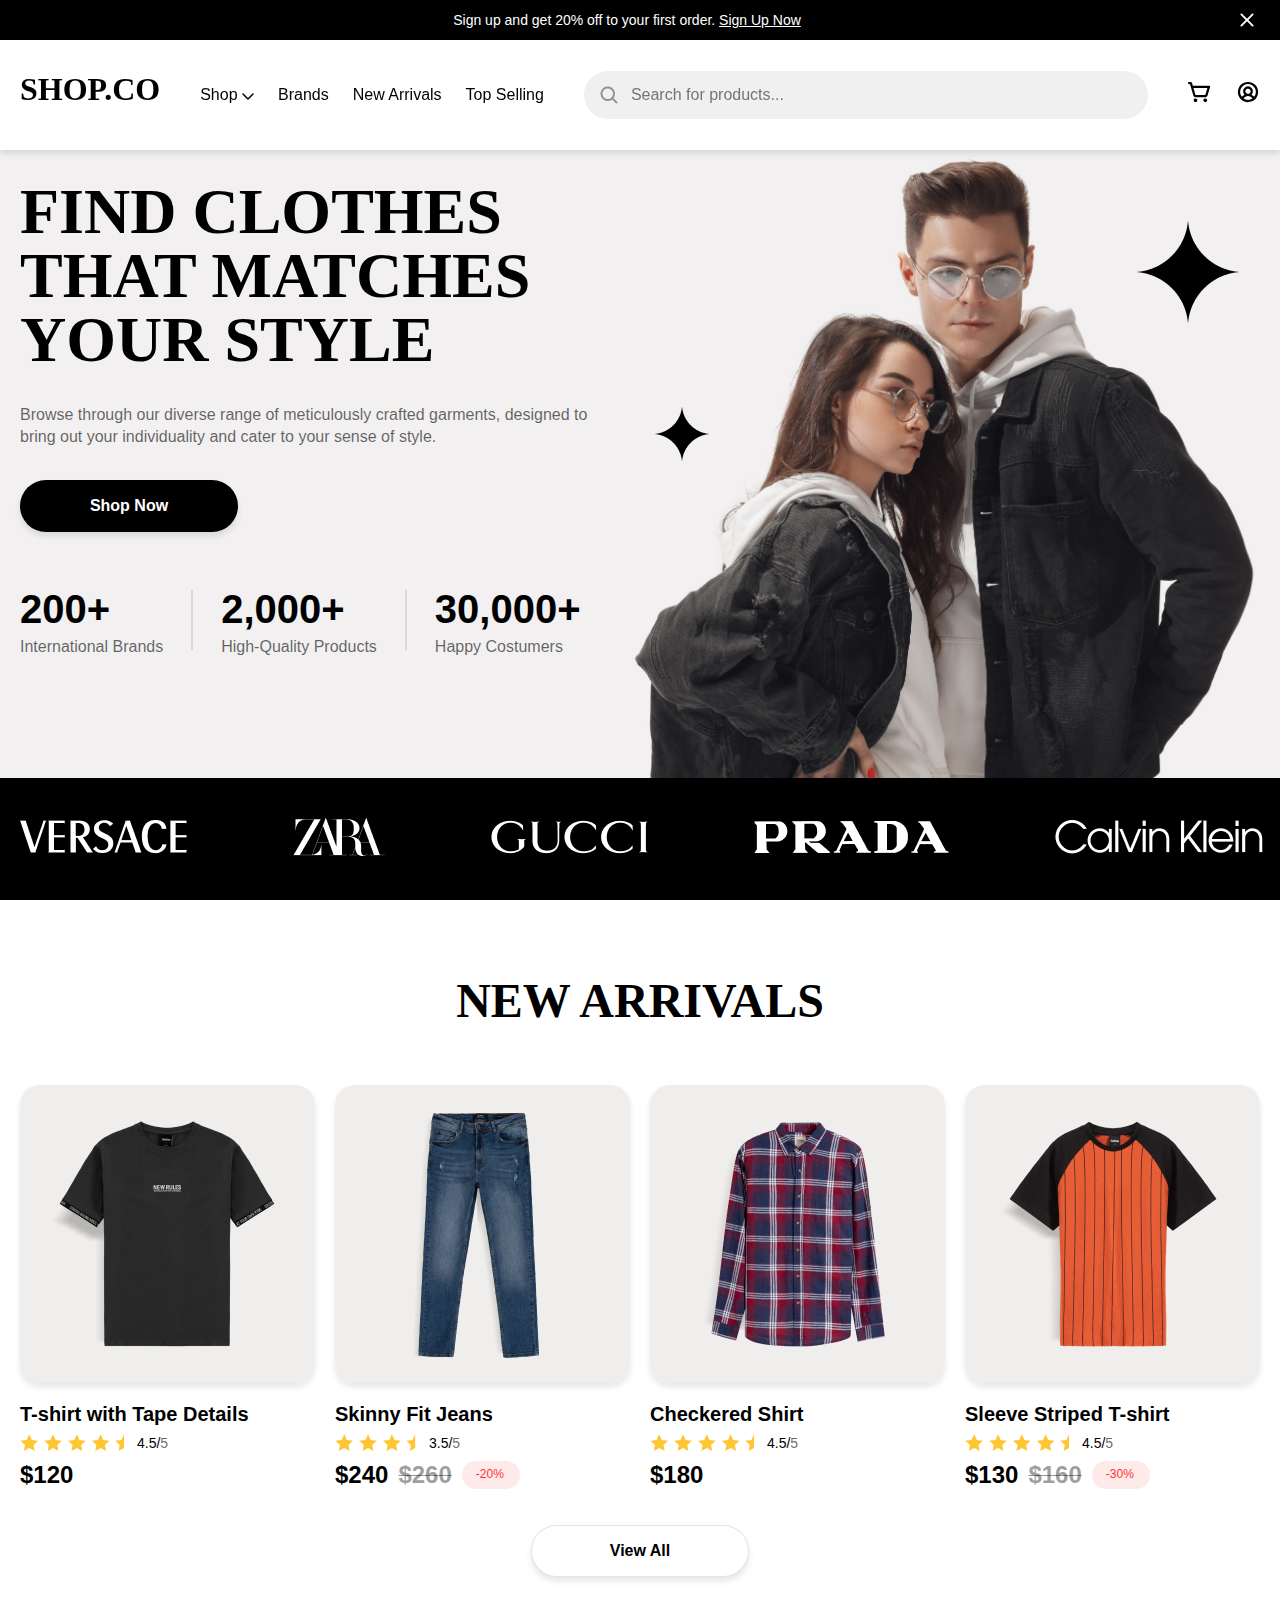
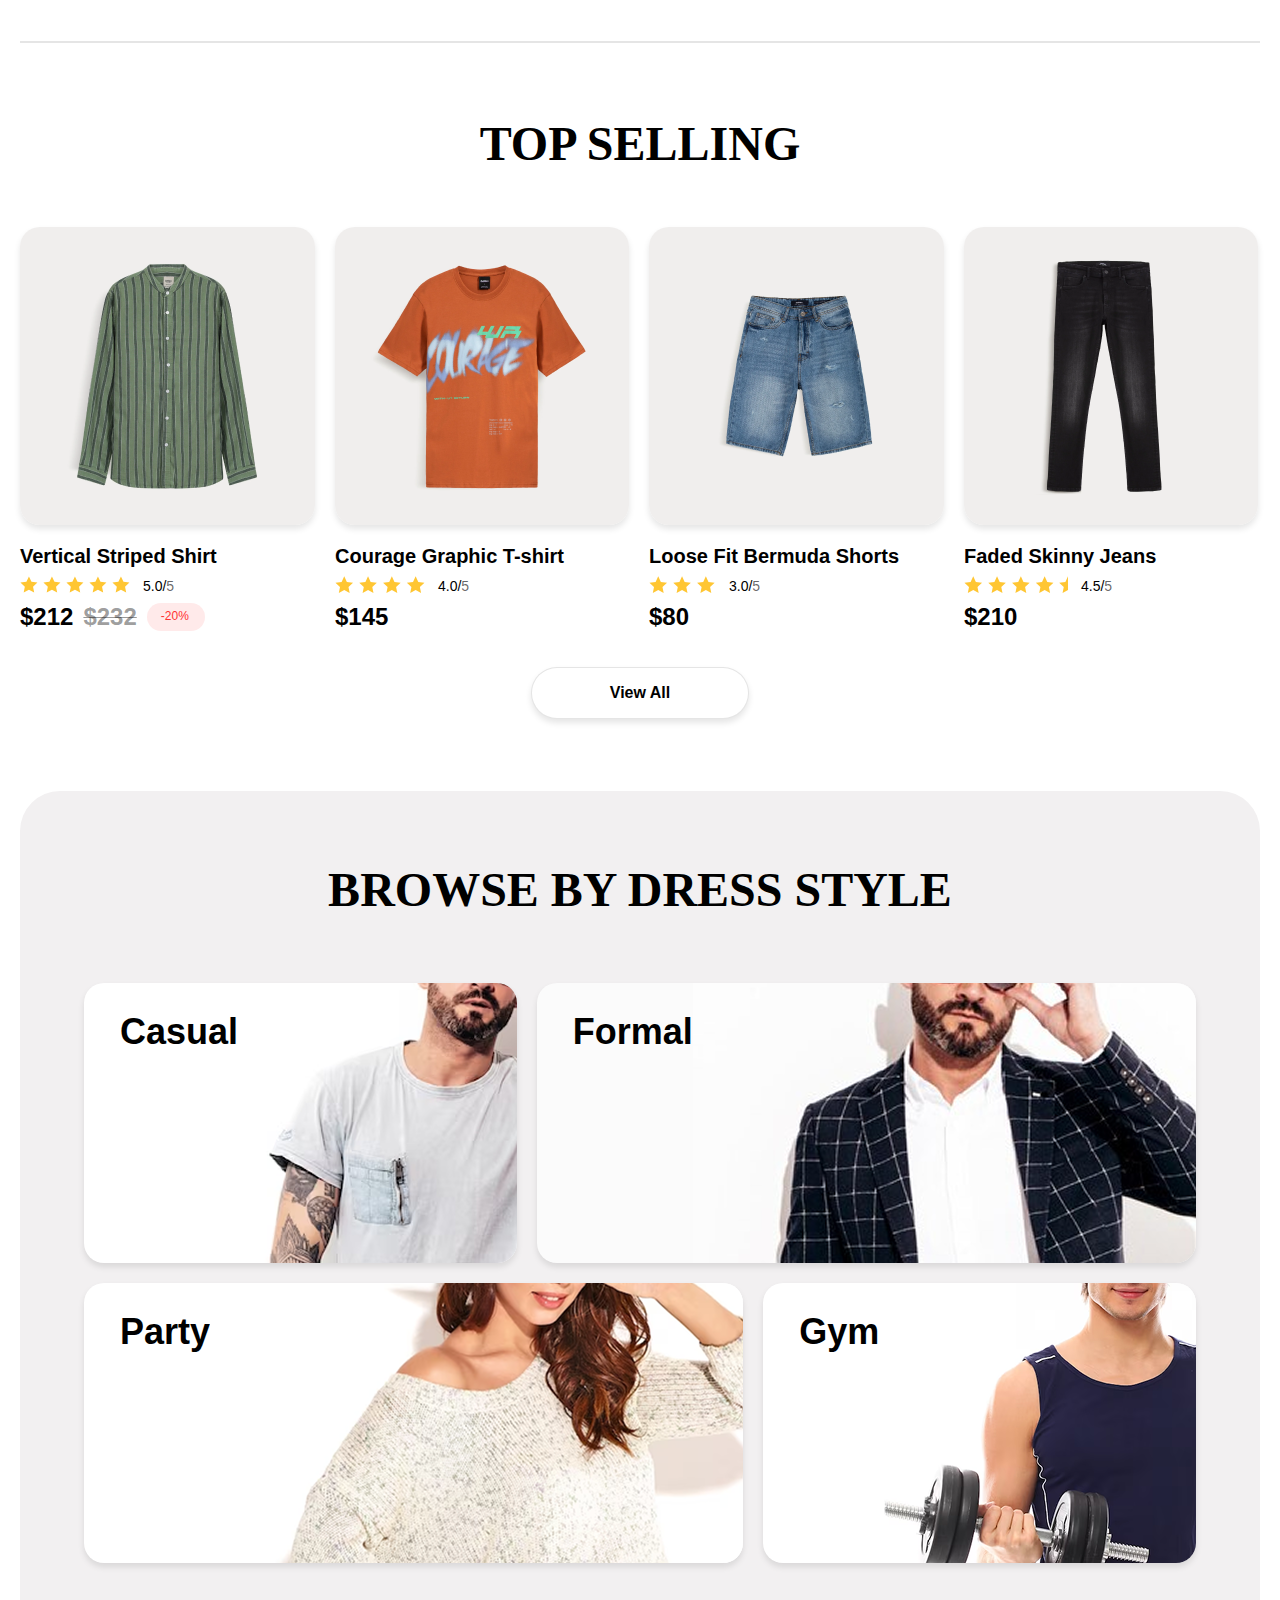
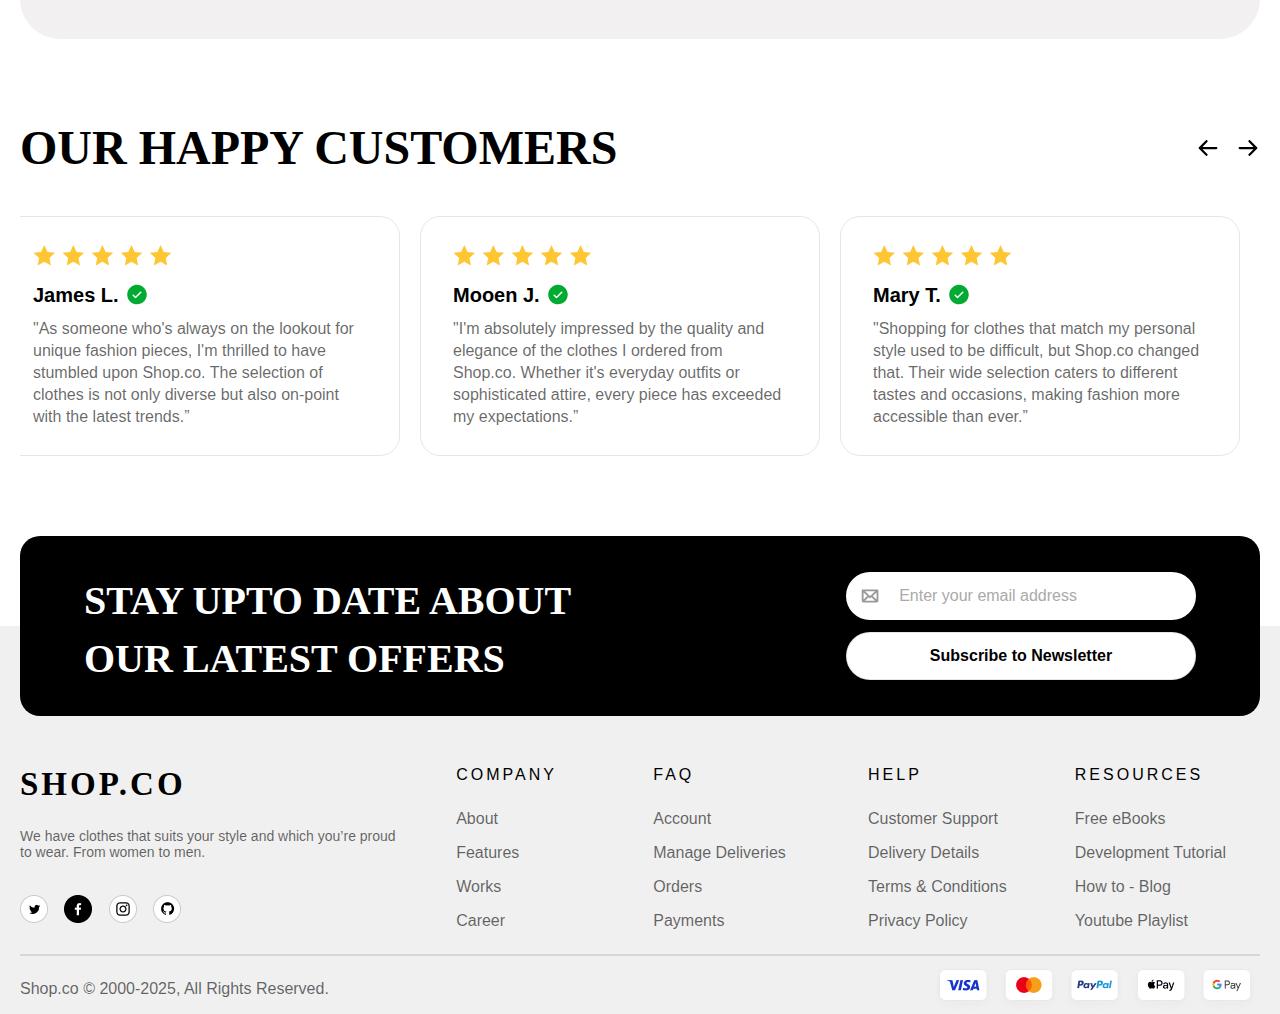
<file: index.html>
<!DOCTYPE html>
<html lang="pt-br">
  <head>
    <meta charset="UTF-8" />
    <meta name="viewport" content="width=device-width, initial-scale=1.0" />
    <title>HomePage</title>
    <link
      rel="icon"
      type="image/x-icon"
      href="./illustration/imagens/favicon/shopco.png"
    />

    <link
      href="https://db.onlinewebfonts.com/a/b542g1IBJML3s1IJfDZIP2RzQIghh0ER"
      rel="stylesheet"
      type="text/css"
    />

    <link rel="stylesheet" href="./interaction/style.css">
    <script src="./interaction/main.js" defer></script>

  </head>

  <body id="top">

    <!-- Newsletter-bar -->

    <section class="newsleter">
      <div id="announcement-bar">
        <div class="announcement-container">
          <div class="announcement-text">
            <p>
              Sign up and get 20% off to your first order.
              <a href="#news">Sign Up Now</a>
            </p>
          </div>
          <div class="announcement-close">
            <button id="close-announcement">
              <svg
                width="14"
                height="14"
                viewBox="0 0 14 14"
                fill="none"
                xmlns="http://www.w3.org/2000/svg"
              >
                <path
                  d="M13.2882 11.9617C13.4644 12.1378 13.5633 12.3767 13.5633 12.6258C13.5633 12.8749 13.4644 13.1137 13.2882 13.2898C13.1121 13.466 12.8733 13.5649 12.6242 13.5649C12.3751 13.5649 12.1362 13.466 11.9601 13.2898L6.99997 8.32812L2.03825 13.2883C1.86213 13.4644 1.62326 13.5633 1.37418 13.5633C1.12511 13.5633 0.886243 13.4644 0.710122 13.2883C0.534002 13.1122 0.435059 12.8733 0.435059 12.6242C0.435059 12.3751 0.534002 12.1363 0.710122 11.9602L5.67184 7L0.711685 2.03828C0.535564 1.86216 0.436621 1.62329 0.436621 1.37422C0.436621 1.12515 0.535564 0.886277 0.711685 0.710157C0.887805 0.534036 1.12668 0.435093 1.37575 0.435093C1.62482 0.435093 1.86369 0.534036 2.03981 0.710157L6.99997 5.67188L11.9617 0.709375C12.1378 0.533255 12.3767 0.434312 12.6257 0.434312C12.8748 0.434312 13.1137 0.533255 13.2898 0.709375C13.4659 0.885496 13.5649 1.12437 13.5649 1.37344C13.5649 1.62251 13.4659 1.86138 13.2898 2.0375L8.32809 7L13.2882 11.9617Z"
                  fill="white"
                />
              </svg>
            </button>
          </div>
        </div>
      </div>
    </section>

    <!-- Navbar -->

    <section class="navbar">

      <!-- Desktop Nav Menu -->

      <nav id="desktop-nav" class="desktop nav">
        <div class="desktop-nav-container">
          <a href="#top" class="logo">SHOP.CO</a>

          <ul>
            <li class="shop">
              <a id="shhopanchor" href="#"
                >Shop
                <svg
                  xmlns="http://www.w3.org/2000/svg"
                  class="dropdown-icon"
                  width="12"
                  height="7"
                  viewBox="0 0 12 7"
                  fill="none"
                >
                  <path
                    d="M11.5306 1.53063L6.53063 6.53063C6.46095 6.60055 6.37816 6.65602 6.28699 6.69388C6.19583 6.73173 6.09809 6.75122 5.99938 6.75122C5.90067 
                    6.75122 5.80293 6.73173 5.71176 6.69388C5.6206 6.65602 5.53781 6.60055 5.46813 6.53063L0.468128 1.53063C0.327232 1.38973 0.248077 1.19864 0.248077 
                    0.999378C0.248077 0.80012 0.327232 0.609024 0.468128 0.468128C0.609025 0.327231 0.800121 0.248077 0.999378 0.248077C1.19864 0.248077 1.38973 0.327231 
                    1.53063 0.468128L6 4.9375L10.4694 0.467503C10.6103 0.326607 10.8014 0.247452 11.0006 0.247452C11.1999 0.247452 11.391 0.326607 11.5319 0.467503C11.6728 
                    0.608399 11.7519 0.799496 11.7519 0.998753C11.7519 1.19801 11.6728 1.38911 11.5319 1.53L11.5306 1.53063Z"
                    fill="black"/>
                </svg>
              </a>
              <div class="dropdown-container">
                <ul class="dropdown">
                  <li class="sections-clothes">
                    <a href="#">Clothes</a>
                    <div class="sections-container">
                      <ul class="sections">
                        <li><a href="#">See All</a></li>
                        <li><a href="#">Sets</a></li>
                        <li><a href="#">Tailoring</a></li>
                        <li><a href="#">Sports</a></li>
                        <li><a href="#">Plus Size</a></li>
                      </ul>
                    </div>
                  </li>
                  <li class="sections-clothes">
                    <a href="#">Men</a>
                    <div class="sections-container">
                      <ul class="sections">
                        <li><a href="#">T-shirts</a></li>
                        <li><a href="#">Tank tops</a></li>
                        <li><a href="#">Jacket</a></li>
                        <li><a href="#">Pants</a></li>
                        <li><a href="#">Shorts</a></li>
                      </ul>
                    </div>
                  </li>
                  <li class="sections-clothes">
                    <a href="#">Women</a>
                    <div class="sections-container">
                      <ul class="sections">
                        <li><a href="#">Dresses</a></li>
                        <li><a href="#">Blouses</a></li>
                        <li><a href="#">T-shirts</a></li>
                        <li><a href="#">Pants</a></li>
                        <li><a href="#">Skirts</a></li>
                      </ul>
                    </div>
                  </li>
                  <li class="sections-clothes">
                    <a href="#">Shoes</a>
                    <div class="sections-container">
                      <ul class="sections">
                        <li><a href="#">Sneakers</a></li>
                        <li><a href="#">Flip-flops</a></li>
                        <li><a href="#">Boots</a></li>
                        <li><a href="#">Shoes</a></li>
                        <li><a href="#">Sandals</a></li>
                      </ul>
                    </div>
                  </li>
                  <li class="sections-clothes">
                    <a href="#">Accessories</a>
                    <div class="sections-container">
                      <ul class="sections">
                        <li><a href="#">Watches</a></li>
                        <li><a href="#">Glasses</a></li>
                        <li><a href="#">Bags</a></li>
                        <li><a href="#">Belts</a></li>
                        <li><a href="#">Hats</a></li>
                      </ul>
                    </div>
                  </li>
                </ul>
              </div>
            </li>
            <li><a href="#acvcrds">Brands</a></li>
            <li><a href="#brand">New Arrivals</a></li>
            <li><a href="#firstbtn">Top Selling</a></li>
          </ul>

          <div class="search-container">
            <svg
              width="24"
              height="24"
              viewBox="0 0 24 24"
              fill="none"
              xmlns="http://www.w3.org/2000/svg"
            >
              <path
                d="M21.7959 20.2041L17.3437 15.75C18.6787 14.0104 19.3019 11.8282 19.087 9.64607C18.8722 7.4639 17.8353 5.44516 16.1867 3.99937C14.5382 2.55357 12.4014 1.78899 10.2098 1.86071C8.01829 1.93244 5.93607 2.8351 4.38558 4.38559C2.83509 5.93608 1.93243 8.0183 1.8607 10.2098C1.78898 12.4014 2.55356 14.5382 3.99936 16.1867C5.44515 17.8353 7.46389 18.8722 9.64606 19.087C11.8282 19.3019 14.0104 18.6787 15.75 17.3438L20.2059 21.8006C20.3106 21.9053 20.4348 21.9883 20.5715 22.0449C20.7083 22.1016 20.8548 22.1307 21.0028 22.1307C21.1508 22.1307 21.2973 22.1016 21.4341 22.0449C21.5708 21.9883 21.695 21.9053 21.7997 21.8006C21.9043 21.696 21.9873 21.5717 22.044 21.435C22.1006 21.2983 22.1298 21.1517 22.1298 21.0037C22.1298 20.8558 22.1006 20.7092 22.044 20.5725C21.9873 20.4358 21.9043 20.3115 21.7997 20.2069L21.7959 20.2041ZM4.12499 10.5C4.12499 9.23915 4.49888 8.0066 5.19938 6.95824C5.89987 5.90988 6.89551 5.09278 8.06039 4.61027C9.22527 4.12776 10.5071 4.00151 11.7437 4.2475C12.9803 4.49348 14.1162 5.10064 15.0078 5.9922C15.8994 6.88376 16.5065 8.01967 16.7525 9.2563C16.9985 10.4929 16.8722 11.7747 16.3897 12.9396C15.9072 14.1045 15.0901 15.1001 14.0418 15.8006C12.9934 16.5011 11.7608 16.875 10.5 16.875C8.80977 16.8733 7.18927 16.2011 5.99411 15.0059C4.79894 13.8107 4.12673 12.1902 4.12499 10.5Z"
                fill="black"
                fill-opacity="0.4"
              />
            </svg>
            <input type="text" placeholder="Search for products..." />
          </div>

          <ul>
            <li>
              <a href="#" class="icon"
                ><svg
                  width="24"
                  height="24"
                  viewBox="0 0 24 24"
                  fill="none"
                  xmlns="http://www.w3.org/2000/svg"
                >
                  <path
                    d="M9.375 20.25C9.375 20.6208 9.26503 20.9834 9.059 21.2917C8.85298 21.6 8.56014 21.8404 8.21753 21.9823C7.87492 22.1242 7.49792 22.1613 7.1342 22.089C6.77049 22.0166 6.4364 21.838 6.17417 21.5758C5.91195 21.3136 5.73337 20.9795 5.66103 20.6158C5.58868 20.2521 5.62581 19.8751 5.76773 19.5325C5.90964 19.1899 6.14996 18.897 6.45831 18.691C6.76665 18.485 7.12916 18.375 7.5 18.375C7.99728 18.375 8.47419 18.5725 8.82582 18.9242C9.17745 19.2758 9.375 19.7527 9.375 20.25ZM17.25 18.375C16.8792 18.375 16.5166 18.485 16.2083 18.691C15.9 18.897 15.6596 19.1899 15.5177 19.5325C15.3758 19.8751 15.3387 20.2521 15.411 20.6158C15.4834 20.9795 15.662 21.3136 15.9242 21.5758C16.1864 21.838 16.5205 22.0166 16.8842 22.089C17.2479 22.1613 17.6249 22.1242 17.9675 21.9823C18.3101 21.8404 18.603 21.6 18.809 21.2917C19.015 20.9834 19.125 20.6208 19.125 20.25C19.125 19.7527 18.9275 19.2758 18.5758 18.9242C18.2242 18.5725 17.7473 18.375 17.25 18.375ZM22.0753 7.08094L19.5169 15.3966C19.3535 15.9343 19.0211 16.4051 18.569 16.739C18.1169 17.0729 17.5692 17.2521 17.0072 17.25H7.77469C7.2046 17.2482 6.65046 17.0616 6.1953 16.7183C5.74015 16.3751 5.40848 15.8936 5.25 15.3459L2.04469 4.125H1.125C0.826631 4.125 0.540483 4.00647 0.329505 3.7955C0.118526 3.58452 0 3.29837 0 3C0 2.70163 0.118526 2.41548 0.329505 2.2045C0.540483 1.99353 0.826631 1.875 1.125 1.875H2.32687C2.73407 1.87626 3.12988 2.00951 3.45493 2.25478C3.77998 2.50004 4.01674 2.84409 4.12969 3.23531L4.81312 5.625H21C21.1761 5.62499 21.3497 5.6663 21.5069 5.74561C21.664 5.82492 21.8004 5.94001 21.905 6.08164C22.0096 6.22326 22.0795 6.38746 22.1091 6.56102C22.1387 6.73458 22.1271 6.91266 22.0753 7.08094ZM19.4766 7.875H5.45531L7.41375 14.7281C7.43617 14.8065 7.48354 14.8755 7.54867 14.9245C7.6138 14.9736 7.69315 15.0001 7.77469 15H17.0072C17.0875 15.0002 17.1656 14.9746 17.2303 14.927C17.2949 14.8794 17.3426 14.8123 17.3662 14.7356L19.4766 7.875Z"
                    fill="black"
                  />
                </svg>
              </a>
            </li>
            <li>
              <a href="#" class="icon"
                ><svg
                  width="24"
                  height="24"
                  viewBox="0 0 24 24"
                  fill="none"
                  xmlns="http://www.w3.org/2000/svg"
                >
                  <path
                    d="M12 1.875C9.99747 1.875 8.0399 2.46882 6.37486 3.58137C4.70981 4.69392 3.41206 6.27523 2.64572 8.12533C1.87939 9.97543 1.67888 12.0112 2.06955 13.9753C2.46023 15.9393 3.42454 17.7435 4.84055 19.1595C6.25656 20.5755 8.06066 21.5398 10.0247 21.9305C11.9888 22.3211 14.0246 22.1206 15.8747 21.3543C17.7248 20.5879 19.3061 19.2902 20.4186 17.6251C21.5312 15.9601 22.125 14.0025 22.125 12C22.122 9.3156 21.0543 6.74199 19.1562 4.84383C17.258 2.94567 14.6844 1.87798 12 1.875ZM7.45969 18.4284C7.98195 17.7143 8.66528 17.1335 9.45418 16.7331C10.2431 16.3327 11.1153 16.124 12 16.124C12.8847 16.124 13.7569 16.3327 14.5458 16.7331C15.3347 17.1335 16.0181 17.7143 16.5403 18.4284C15.2134 19.3695 13.6268 19.875 12 19.875C10.3732 19.875 8.78665 19.3695 7.45969 18.4284ZM9.375 11.25C9.375 10.7308 9.52896 10.2233 9.8174 9.79163C10.1058 9.35995 10.5158 9.0235 10.9955 8.82482C11.4751 8.62614 12.0029 8.57415 12.5121 8.67544C13.0213 8.77672 13.489 9.02673 13.8562 9.39384C14.2233 9.76096 14.4733 10.2287 14.5746 10.7379C14.6759 11.2471 14.6239 11.7749 14.4252 12.2545C14.2265 12.7342 13.8901 13.1442 13.4584 13.4326C13.0267 13.721 12.5192 13.875 12 13.875C11.3038 13.875 10.6361 13.5984 10.1438 13.1062C9.65157 12.6139 9.375 11.9462 9.375 11.25ZM18.1875 16.8694C17.4583 15.9419 16.5289 15.1914 15.4688 14.6737C16.1444 13.9896 16.6026 13.1208 16.7858 12.1769C16.9689 11.2329 16.8688 10.2558 16.498 9.36861C16.1273 8.4814 15.5024 7.72364 14.702 7.19068C13.9017 6.65771 12.9616 6.37334 12 6.37334C11.0384 6.37334 10.0983 6.65771 9.29797 7.19068C8.49762 7.72364 7.87275 8.4814 7.50198 9.36861C7.13121 10.2558 7.0311 11.2329 7.21424 12.1769C7.39739 13.1208 7.85561 13.9896 8.53125 14.6737C7.4711 15.1914 6.54168 15.9419 5.8125 16.8694C4.89661 15.7083 4.32614 14.3129 4.1664 12.8427C4.00665 11.3725 4.2641 9.88711 4.90925 8.55644C5.55441 7.22578 6.5612 6.10366 7.81439 5.31855C9.06757 4.53343 10.5165 4.11703 11.9953 4.11703C13.4741 4.11703 14.9231 4.53343 16.1762 5.31855C17.4294 6.10366 18.4362 7.22578 19.0814 8.55644C19.7265 9.88711 19.984 11.3725 19.8242 12.8427C19.6645 14.3129 19.094 15.7083 18.1781 16.8694H18.1875Z"
                    fill="black"
                  />
                </svg>
              </a>
            </li>
          </ul>
        </div>
      </nav>

      <!-- Mobile Nav Menu -->

      <nav id="mobile-nav" class="mobile nav">
        <div class="left-mobile-nav">
          <div class="menu-icon">
            <svg
              width="24"
              height="24"
              viewBox="0 0 24 24"
              fill="none"
              xmlns="http://www.w3.org/2000/svg"
            >
              <path
                d="M21.375 12C21.375 12.2984 21.2565 12.5845 21.0455 12.7955C20.8345 13.0065 20.5484 13.125 20.25 13.125H3.75C3.45163 13.125 3.16548 13.0065 2.9545 12.7955C2.74353 12.5845 2.625 12.2984 2.625 12C2.625 11.7016 2.74353 11.4155 2.9545 11.2045C3.16548 10.9935 3.45163 10.875 3.75 10.875H20.25C20.5484 10.875 20.8345 10.9935 21.0455 11.2045C21.2565 11.4155 21.375 11.7016 21.375 12ZM3.75 7.125H20.25C20.5484 7.125 20.8345 7.00647 21.0455 6.7955C21.2565 6.58452 21.375 6.29837 21.375 6C21.375 5.70163 21.2565 5.41548 21.0455 5.2045C20.8345 4.99353 20.5484 4.875 20.25 4.875H3.75C3.45163 4.875 3.16548 4.99353 2.9545 5.2045C2.74353 5.41548 2.625 5.70163 2.625 6C2.625 6.29837 2.74353 6.58452 2.9545 6.7955C3.16548 7.00647 3.45163 7.125 3.75 7.125ZM20.25 16.875H3.75C3.45163 16.875 3.16548 16.9935 2.9545 17.2045C2.74353 17.4155 2.625 17.7016 2.625 18C2.625 18.2984 2.74353 18.5845 2.9545 18.7955C3.16548 19.0065 3.45163 19.125 3.75 19.125H20.25C20.5484 19.125 20.8345 19.0065 21.0455 18.7955C21.2565 18.5845 21.375 18.2984 21.375 18C21.375 17.7016 21.2565 17.4155 21.0455 17.2045C20.8345 16.9935 20.5484 16.875 20.25 16.875Z"
                fill="black"
              />
            </svg>
          </div>

          <a href="#top" class="logo">SHOP.CO</a>
        </div>

        <div class="search-container">
          <svg
            width="24"
            height="24"
            viewBox="0 0 24 24"
            fill="none"
            xmlns="http://www.w3.org/2000/svg"
          >
            <path
              d="M21.7959 20.2041L17.3437 15.75C18.6787 14.0104 19.3019 11.8282 19.087 9.64607C18.8722 7.4639 17.8353 5.44516 16.1867 3.99937C14.5382 2.55357 12.4014 1.78899 10.2098 1.86071C8.01829 1.93244 5.93607 2.8351 4.38558 4.38559C2.83509 5.93608 1.93243 8.0183 1.8607 10.2098C1.78898 12.4014 2.55356 14.5382 3.99936 16.1867C5.44515 17.8353 7.46389 18.8722 9.64606 19.087C11.8282 19.3019 14.0104 18.6787 15.75 17.3438L20.2059 21.8006C20.3106 21.9053 20.4348 21.9883 20.5715 22.0449C20.7083 22.1016 20.8548 22.1307 21.0028 22.1307C21.1508 22.1307 21.2973 22.1016 21.4341 22.0449C21.5708 21.9883 21.695 21.9053 21.7997 21.8006C21.9043 21.696 21.9873 21.5717 22.044 21.435C22.1006 21.2983 22.1298 21.1517 22.1298 21.0037C22.1298 20.8558 22.1006 20.7092 22.044 20.5725C21.9873 20.4358 21.9043 20.3115 21.7997 20.2069L21.7959 20.2041ZM4.12499 10.5C4.12499 9.23915 4.49888 8.0066 5.19938 6.95824C5.89987 5.90988 6.89551 5.09278 8.06039 4.61027C9.22527 4.12776 10.5071 4.00151 11.7437 4.2475C12.9803 4.49348 14.1162 5.10064 15.0078 5.9922C15.8994 6.88376 16.5065 8.01967 16.7525 9.2563C16.9985 10.4929 16.8722 11.7747 16.3897 12.9396C15.9072 14.1045 15.0901 15.1001 14.0418 15.8006C12.9934 16.5011 11.7608 16.875 10.5 16.875C8.80977 16.8733 7.18927 16.2011 5.99411 15.0059C4.79894 13.8107 4.12673 12.1902 4.12499 10.5Z"
              fill="black"
              fill-opacity="0.4"
            />
          </svg>
          <input type="text" placeholder="Search for products..." />
        </div>

        <ul>
          <li>
            <a href="#" class="icon"
              ><svg
                width="22"
                height="22"
                viewBox="0 0 22 22"
                fill="none"
                xmlns="http://www.w3.org/2000/svg"
              >
                <path
                  d="M20.7959 19.2041L16.3437 14.75C17.6787 13.0104 18.3019 10.8282 18.087 8.64607C17.8722 6.4639 16.8353 4.44516 15.1867 2.99937C13.5382 1.55357 11.4014 0.788988 9.20984 0.860713C7.01829 0.932437 4.93607 1.8351 3.38558 3.38559C1.83509 4.93608 0.932429 7.0183 0.860705 9.20985C0.78898 11.4014 1.55356 13.5382 2.99936 15.1867C4.44515 16.8353 6.46389 17.8722 8.64606 18.087C10.8282 18.3019 13.0104 17.6787 14.75 16.3438L19.2059 20.8006C19.3106 20.9053 19.4348 20.9883 19.5715 21.0449C19.7083 21.1016 19.8548 21.1307 20.0028 21.1307C20.1508 21.1307 20.2973 21.1016 20.4341 21.0449C20.5708 20.9883 20.695 20.9053 20.7997 20.8006C20.9043 20.696 20.9873 20.5717 21.044 20.435C21.1006 20.2983 21.1298 20.1517 21.1298 20.0037C21.1298 19.8558 21.1006 19.7092 21.044 19.5725C20.9873 19.4358 20.9043 19.3115 20.7997 19.2069L20.7959 19.2041ZM3.12499 9.5C3.12499 8.23915 3.49888 7.0066 4.19938 5.95824C4.89987 4.90988 5.89551 4.09278 7.06039 3.61027C8.22527 3.12776 9.50707 3.00151 10.7437 3.2475C11.9803 3.49348 13.1162 4.10064 14.0078 4.9922C14.8994 5.88376 15.5065 7.01967 15.7525 8.2563C15.9985 9.49293 15.8722 10.7747 15.3897 11.9396C14.9072 13.1045 14.0901 14.1001 13.0418 14.8006C11.9934 15.5011 10.7608 15.875 9.49999 15.875C7.80977 15.8733 6.18927 15.2011 4.99411 14.0059C3.79894 12.8107 3.12673 11.1902 3.12499 9.5Z"
                  fill="black"
                />
              </svg>
            </a>
          </li>
          <li>
            <a href="#" class="icon"
              ><svg
                width="24"
                height="24"
                viewBox="0 0 24 24"
                fill="none"
                xmlns="http://www.w3.org/2000/svg"
              >
                <path
                  d="M9.375 20.25C9.375 20.6208 9.26503 20.9834 9.059 21.2917C8.85298 21.6 8.56014 21.8404 8.21753 21.9823C7.87492 22.1242 7.49792 22.1613 7.1342 22.089C6.77049 22.0166 6.4364 21.838 6.17417 21.5758C5.91195 21.3136 5.73337 20.9795 5.66103 20.6158C5.58868 20.2521 5.62581 19.8751 5.76773 19.5325C5.90964 19.1899 6.14996 18.897 6.45831 18.691C6.76665 18.485 7.12916 18.375 7.5 18.375C7.99728 18.375 8.47419 18.5725 8.82582 18.9242C9.17745 19.2758 9.375 19.7527 9.375 20.25ZM17.25 18.375C16.8792 18.375 16.5166 18.485 16.2083 18.691C15.9 18.897 15.6596 19.1899 15.5177 19.5325C15.3758 19.8751 15.3387 20.2521 15.411 20.6158C15.4834 20.9795 15.662 21.3136 15.9242 21.5758C16.1864 21.838 16.5205 22.0166 16.8842 22.089C17.2479 22.1613 17.6249 22.1242 17.9675 21.9823C18.3101 21.8404 18.603 21.6 18.809 21.2917C19.015 20.9834 19.125 20.6208 19.125 20.25C19.125 19.7527 18.9275 19.2758 18.5758 18.9242C18.2242 18.5725 17.7473 18.375 17.25 18.375ZM22.0753 7.08094L19.5169 15.3966C19.3535 15.9343 19.0211 16.4051 18.569 16.739C18.1169 17.0729 17.5692 17.2521 17.0072 17.25H7.77469C7.2046 17.2482 6.65046 17.0616 6.1953 16.7183C5.74015 16.3751 5.40848 15.8936 5.25 15.3459L2.04469 4.125H1.125C0.826631 4.125 0.540483 4.00647 0.329505 3.7955C0.118526 3.58452 0 3.29837 0 3C0 2.70163 0.118526 2.41548 0.329505 2.2045C0.540483 1.99353 0.826631 1.875 1.125 1.875H2.32687C2.73407 1.87626 3.12988 2.00951 3.45493 2.25478C3.77998 2.50004 4.01674 2.84409 4.12969 3.23531L4.81312 5.625H21C21.1761 5.62499 21.3497 5.6663 21.5069 5.74561C21.664 5.82492 21.8004 5.94001 21.905 6.08164C22.0096 6.22326 22.0795 6.38746 22.1091 6.56102C22.1387 6.73458 22.1271 6.91266 22.0753 7.08094ZM19.4766 7.875H5.45531L7.41375 14.7281C7.43617 14.8065 7.48354 14.8755 7.54867 14.9245C7.6138 14.9736 7.69315 15.0001 7.77469 15H17.0072C17.0875 15.0002 17.1656 14.9746 17.2303 14.927C17.2949 14.8794 17.3426 14.8123 17.3662 14.7356L19.4766 7.875Z"
                  fill="black"
                />
              </svg>
            </a>
          </li>
          <li>
            <a href="#" class="icon"
              ><svg
                width="24"
                height="24"
                viewBox="0 0 24 24"
                fill="none"
                xmlns="http://www.w3.org/2000/svg"
              >
                <path
                  d="M12 1.875C9.99747 1.875 8.0399 2.46882 6.37486 3.58137C4.70981 4.69392 3.41206 6.27523 2.64572 8.12533C1.87939 9.97543 1.67888 12.0112 2.06955 13.9753C2.46023 15.9393 3.42454 17.7435 4.84055 19.1595C6.25656 20.5755 8.06066 21.5398 10.0247 21.9305C11.9888 22.3211 14.0246 22.1206 15.8747 21.3543C17.7248 20.5879 19.3061 19.2902 20.4186 17.6251C21.5312 15.9601 22.125 14.0025 22.125 12C22.122 9.3156 21.0543 6.74199 19.1562 4.84383C17.258 2.94567 14.6844 1.87798 12 1.875ZM7.45969 18.4284C7.98195 17.7143 8.66528 17.1335 9.45418 16.7331C10.2431 16.3327 11.1153 16.124 12 16.124C12.8847 16.124 13.7569 16.3327 14.5458 16.7331C15.3347 17.1335 16.0181 17.7143 16.5403 18.4284C15.2134 19.3695 13.6268 19.875 12 19.875C10.3732 19.875 8.78665 19.3695 7.45969 18.4284ZM9.375 11.25C9.375 10.7308 9.52896 10.2233 9.8174 9.79163C10.1058 9.35995 10.5158 9.0235 10.9955 8.82482C11.4751 8.62614 12.0029 8.57415 12.5121 8.67544C13.0213 8.77672 13.489 9.02673 13.8562 9.39384C14.2233 9.76096 14.4733 10.2287 14.5746 10.7379C14.6759 11.2471 14.6239 11.7749 14.4252 12.2545C14.2265 12.7342 13.8901 13.1442 13.4584 13.4326C13.0267 13.721 12.5192 13.875 12 13.875C11.3038 13.875 10.6361 13.5984 10.1438 13.1062C9.65157 12.6139 9.375 11.9462 9.375 11.25ZM18.1875 16.8694C17.4583 15.9419 16.5289 15.1914 15.4688 14.6737C16.1444 13.9896 16.6026 13.1208 16.7858 12.1769C16.9689 11.2329 16.8688 10.2558 16.498 9.36861C16.1273 8.4814 15.5024 7.72364 14.702 7.19068C13.9017 6.65771 12.9616 6.37334 12 6.37334C11.0384 6.37334 10.0983 6.65771 9.29797 7.19068C8.49762 7.72364 7.87275 8.4814 7.50198 9.36861C7.13121 10.2558 7.0311 11.2329 7.21424 12.1769C7.39739 13.1208 7.85561 13.9896 8.53125 14.6737C7.4711 15.1914 6.54168 15.9419 5.8125 16.8694C4.89661 15.7083 4.32614 14.3129 4.1664 12.8427C4.00665 11.3725 4.2641 9.88711 4.90925 8.55644C5.55441 7.22578 6.5612 6.10366 7.81439 5.31855C9.06757 4.53343 10.5165 4.11703 11.9953 4.11703C13.4741 4.11703 14.9231 4.53343 16.1762 5.31855C17.4294 6.10366 18.4362 7.22578 19.0814 8.55644C19.7265 9.88711 19.984 11.3725 19.8242 12.8427C19.6645 14.3129 19.094 15.7083 18.1781 16.8694H18.1875Z"
                  fill="black"
                />
              </svg>
            </a>
          </li>
        </ul>
      </nav>

      <div class="focuswidth">
        <div class="mobile-nav-container">
          <ul>
            <li><a id="shhopanchor" href="#">Shop</a></li>
            <li><a href="#acvcrds">Brands</a></li>
            <li><a href="#brand">New Arrivals</a></li>
            <li><a href="#firstbtn">Top Selling</a></li>
          </ul>
        </div>

        <div class="transparentbkg"></div>
      </div>

    </section>

    <!-- Hero Section -->

    <section class="header">
      <header>
        <div class="mobile-nowrap wrapper">
          <div class="hero-section">
            <div class="left">
              <div class="herotext">
                <h1>
                  FIND CLOTHES <br />
                  THAT MATCHES <br />
                  YOUR STYLE
                </h1>

                <p>
                  Browse through our diverse range of meticulously crafted
                  garments, designed to bring out your individuality and cater
                  to your sense of style.
                </p>
              </div>

              <a href="produtos.html" class="btn dark">Shop Now</a>

              <div id="acvcrds" class="achievement-cards">
                <div class="maincards">
                  <div class="achievement-card">
                    <h3>200+</h3>
                    <p>International Brands</p>
                  </div>

                  <hr class="achievementhr" />

                  <div class="achievement-card">
                    <h3>2,000+</h3>
                    <p>High-Quality Products</p>
                  </div>
                </div>

                <hr id="hidehr" class="achievementhr" />

                <div id="downcard" class="achievement-card">
                  <h3>30,000+</h3>
                  <p>Happy Costumers</p>
                </div>
              </div>
            </div>

            <div class="right">
              <div class="hero-image">
                <img
                  src="./illustration/imagens/hero/smallstar.png"
                  class="small star"
                  alt="Small Star"
                  draggable="false"
                />
                <img
                  src="./illustration/imagens/hero/bigstar.png"
                  class="big star"
                  alt="Big Star"
                  draggable="false"
                />
                <img
                  src="./illustration/imagens/hero/couple.jpg"
                  id="coupleimg"
                  alt="A couple wearing Shop.co clothes."
                  draggable="false"
                />
              </div>
            </div>
          </div>
        </div>
      </header>
    </section>

    <!-- Brands -->

    <section class="brand-section" id="brand">
      <div class="brand-container">
        <div class="versace">
          <a href="https://www.versace.com/"
            ><img
              src="./illustration/imagens/brand/versace.png"
              alt="Versace Logo"
              draggable="false"
            />
          </a>
        </div>

        <div class="zara">
          <a href="https://www.zara.com/"
            ><img
              src="./illustration/imagens/brand/zara.png"
              alt="Zara Logo"
              draggable="false"
            />
          </a>
        </div>

        <div class="gucci">
          <a href="https://www.gucci.com/"
            ><img
              src="./illustration/imagens/brand/gucci.png"
              alt="Gucci Logo"
              draggable="false"
            />
          </a>
        </div>

        <div class="prada">
          <a href="https://www.prada.com/"
            ><img
              src="./illustration/imagens/brand/prada.png"
              alt="Prada Logo"
              draggable="false"
            />
          </a>
        </div>

        <div class="calvin">
          <a href="https://www.calvinklein.us/"
            ><img
              src="./illustration/imagens/brand/calvin.png"
              alt="Calvin Klein Logo"
              draggable="false"
            />
          </a>
        </div>
      </div>
    </section>

    <!-- New Arrivals Section -->

    <section class="clothes-section">
      <div class="mobile-nowrap wrapper">
        <h2 class="darkheader">NEW ARRIVALS</h2>

        <div class="clothes-cards">
          <div class="clothing-card">
            <a href="#">
              <img
                src="./illustration/imagens/newarrivals/image 7.png"
                class="clothesimg"
                alt="Black T-shirt with small stamp"
                draggable="false"
              />
              <div class="info">
                <p>T-shirt with Tape Details</p>
              </div>
            </a>
            <div class="rating">
              <svg
                width="104"
                height="19"
                viewBox="0 0 104 19"
                fill="none"
                xmlns="http://www.w3.org/2000/svg"
              >
                <path
                  d="M9.24494 0.255005L11.8641 5.89491L18.0374 6.6431L13.4829 10.8769L14.679 16.9793L9.24494 13.956L3.8109 16.9793L5.00697 10.8769L0.452479 6.6431L6.62573 5.89491L9.24494 0.255005Z"
                  fill="#FFC633"
                />
                <path
                  d="M33.0468 0.255005L35.666 5.89491L41.8393 6.6431L37.2848 10.8769L38.4809 16.9793L33.0468 13.956L27.6128 16.9793L28.8089 10.8769L24.2544 6.6431L30.4276 5.89491L33.0468 0.255005Z"
                  fill="#FFC633"
                />
                <path
                  d="M56.8487 0.255005L59.4679 5.89491L65.6412 6.6431L61.0867 10.8769L62.2827 16.9793L56.8487 13.956L51.4147 16.9793L52.6107 10.8769L48.0562 6.6431L54.2295 5.89491L56.8487 0.255005Z"
                  fill="#FFC633"
                />
                <path
                  d="M80.6506 0.255005L83.2698 5.89491L89.4431 6.6431L84.8886 10.8769L86.0846 16.9793L80.6506 13.956L75.2166 16.9793L76.4126 10.8769L71.8581 6.6431L78.0314 5.89491L80.6506 0.255005Z"
                  fill="#FFC633"
                />
                <path
                  d="M98.566 16.9793L104 13.956V0.255005L101.381 5.89491L95.2075 6.6431L99.762 10.8769L98.566 16.9793Z"
                  fill="#FFC633"
                />
              </svg>
              <p>4.5/<span>5</span></p>
            </div>
            <div class="price">
              <p>$120</p>
            </div>
          </div>

          <div class="clothing-card">
            <a href="#">
              <img
                src="./illustration/imagens/newarrivals/image 8.png"
                class="clothesimg"
                alt="Skinny dark jeans pants"
                draggable="false"
              />
              <div class="info">
                <p>Skinny Fit Jeans</p>
              </div>
            </a>
            <div class="rating">
              <svg
                width="81"
                height="19"
                viewBox="0 0 81 19"
                fill="none"
                xmlns="http://www.w3.org/2000/svg"
              >
                <path
                  d="M9.24494 0.255005L11.8641 5.89491L18.0374 6.6431L13.4829 10.8769L14.679 16.9793L9.24494 13.956L3.8109 16.9793L5.00697 10.8769L0.452479 6.6431L6.62573 5.89491L9.24494 0.255005Z"
                  fill="#FFC633"
                />
                <path
                  d="M33.0468 0.255005L35.666 5.89491L41.8393 6.6431L37.2848 10.8769L38.4809 16.9793L33.0468 13.956L27.6128 16.9793L28.8089 10.8769L24.2544 6.6431L30.4276 5.89491L33.0468 0.255005Z"
                  fill="#FFC633"
                />
                <path
                  d="M56.8487 0.255005L59.4679 5.89491L65.6412 6.6431L61.0867 10.8769L62.2827 16.9793L56.8487 13.956L51.4147 16.9793L52.6107 10.8769L48.0562 6.6431L54.2295 5.89491L56.8487 0.255005Z"
                  fill="#FFC633"
                />
                <path
                  d="M74.7641 16.9793L80.1981 13.956V0.255005L77.5789 5.89491L71.4056 6.6431L75.9601 10.8769L74.7641 16.9793Z"
                  fill="#FFC633"
                />
              </svg>
              <p>3.5/<span>5</span></p>
            </div>
            <div class="price">
              <p>$240</p>
              <p class="fullprice">$260</p>
              <p class="descontprct">-20%</p>
            </div>
          </div>

          <div class="clothing-card">
            <a href="#">
              <img
                src="./illustration/imagens/newarrivals/image 9.png"
                class="clothesimg"
                alt="Shirt checkered with a Red and blue pattern"
                draggable="false"
              />
              <div class="info">
                <p>Checkered Shirt</p>
              </div>
            </a>
            <div class="rating">
              <svg
                width="104"
                height="19"
                viewBox="0 0 104 19"
                fill="none"
                xmlns="http://www.w3.org/2000/svg"
              >
                <path
                  d="M9.24494 0.255005L11.8641 5.89491L18.0374 6.6431L13.4829 10.8769L14.679 16.9793L9.24494 13.956L3.8109 16.9793L5.00697 10.8769L0.452479 6.6431L6.62573 5.89491L9.24494 0.255005Z"
                  fill="#FFC633"
                />
                <path
                  d="M33.0468 0.255005L35.666 5.89491L41.8393 6.6431L37.2848 10.8769L38.4809 16.9793L33.0468 13.956L27.6128 16.9793L28.8089 10.8769L24.2544 6.6431L30.4276 5.89491L33.0468 0.255005Z"
                  fill="#FFC633"
                />
                <path
                  d="M56.8487 0.255005L59.4679 5.89491L65.6412 6.6431L61.0867 10.8769L62.2827 16.9793L56.8487 13.956L51.4147 16.9793L52.6107 10.8769L48.0562 6.6431L54.2295 5.89491L56.8487 0.255005Z"
                  fill="#FFC633"
                />
                <path
                  d="M80.6506 0.255005L83.2698 5.89491L89.4431 6.6431L84.8886 10.8769L86.0846 16.9793L80.6506 13.956L75.2166 16.9793L76.4126 10.8769L71.8581 6.6431L78.0314 5.89491L80.6506 0.255005Z"
                  fill="#FFC633"
                />
                <path
                  d="M98.566 16.9793L104 13.956V0.255005L101.381 5.89491L95.2075 6.6431L99.762 10.8769L98.566 16.9793Z"
                  fill="#FFC633"
                />
              </svg>
              <p>4.5/<span>5</span></p>
            </div>
            <div class="price">
              <p>$180</p>
            </div>
          </div>

          <div class="clothing-card">
            <a href="#">
              <img
                src="./illustration/imagens/newarrivals/image 10.png"
                class="clothesimg"
                alt="Vertical striped orange t-shirt with orange sleeves"
                draggable="false"
              />
              <div class="info">
                <p>Sleeve Striped T-shirt</p>
              </div>
            </a>
            <div class="rating">
              <svg
                width="104"
                height="19"
                viewBox="0 0 104 19"
                fill="none"
                xmlns="http://www.w3.org/2000/svg"
              >
                <path
                  d="M9.24494 0.255005L11.8641 5.89491L18.0374 6.6431L13.4829 10.8769L14.679 16.9793L9.24494 13.956L3.8109 16.9793L5.00697 10.8769L0.452479 6.6431L6.62573 5.89491L9.24494 0.255005Z"
                  fill="#FFC633"
                />
                <path
                  d="M33.0468 0.255005L35.666 5.89491L41.8393 6.6431L37.2848 10.8769L38.4809 16.9793L33.0468 13.956L27.6128 16.9793L28.8089 10.8769L24.2544 6.6431L30.4276 5.89491L33.0468 0.255005Z"
                  fill="#FFC633"
                />
                <path
                  d="M56.8487 0.255005L59.4679 5.89491L65.6412 6.6431L61.0867 10.8769L62.2827 16.9793L56.8487 13.956L51.4147 16.9793L52.6107 10.8769L48.0562 6.6431L54.2295 5.89491L56.8487 0.255005Z"
                  fill="#FFC633"
                />
                <path
                  d="M80.6506 0.255005L83.2698 5.89491L89.4431 6.6431L84.8886 10.8769L86.0846 16.9793L80.6506 13.956L75.2166 16.9793L76.4126 10.8769L71.8581 6.6431L78.0314 5.89491L80.6506 0.255005Z"
                  fill="#FFC633"
                />
                <path
                  d="M98.566 16.9793L104 13.956V0.255005L101.381 5.89491L95.2075 6.6431L99.762 10.8769L98.566 16.9793Z"
                  fill="#FFC633"
                />
              </svg>
              <p>4.5/<span>5</span></p>
            </div>
            <div class="price">
              <p>$130</p>
              <p class="fullprice">$160</p>
              <p class="descontprct">-30%</p>
            </div>
          </div>
        </div>

        <a href="produtos.html" id="firstbtn" class="btn light">View All</a>

        <hr />
      </div>
    </section>

    <!-- Top Selling Section -->

    <section class="clothes-section">
      <div class="mobile-nowrap wrapper">
        <h2 class="darkheader">TOP SELLING</h2>

        <div class="clothes-cards">
          <div class="clothing-card">
            <a href="#">
              <img
                src="./illustration/imagens/topsealing/image 7.png"
                class="clothesimg"
                alt="Black T-shirt with small stamp"
                draggable="false"
              />
              <div class="info">
                <p>Vertical Striped Shirt</p>
              </div>
            </a>
            <div class="rating">
              <svg
                width="110"
                height="23"
                viewBox="0 0 139 23"
                fill="none"
                xmlns="http://www.w3.org/2000/svg"
              >
                <path
                  d="M11.2895 0L14.4879 6.8872L22.0264 7.80085L16.4647 12.971L17.9253 20.4229L11.2895 16.731L4.6537 20.4229L6.11428 12.971L0.552547 7.80085L8.09104 6.8872L11.2895 0Z"
                  fill="#FFC633"
                />
                <path
                  d="M40.3553 0L43.5537 6.8872L51.0922 7.80085L45.5305 12.971L46.9911 20.4229L40.3553 16.731L33.7195 20.4229L35.1801 12.971L29.6183 7.80085L37.1568 6.8872L40.3553 0Z"
                  fill="#FFC633"
                />
                <path
                  d="M69.421 0L72.6195 6.8872L80.158 7.80085L74.5962 12.971L76.0568 20.4229L69.421 16.731L62.7852 20.4229L64.2458 12.971L58.6841 7.80085L66.2226 6.8872L69.421 0Z"
                  fill="#FFC633"
                />
                <path
                  d="M98.4868 0L101.685 6.8872L109.224 7.80085L103.662 12.971L105.123 20.4229L98.4868 16.731L91.851 20.4229L93.3116 12.971L87.7498 7.80085L95.2883 6.8872L98.4868 0Z"
                  fill="#FFC633"
                />
                <path
                  d="M127.553 0L130.751 6.8872L138.289 7.80085L132.728 12.971L134.188 20.4229L127.553 16.731L120.917 20.4229L122.377 12.971L116.816 7.80085L124.354 6.8872L127.553 0Z"
                  fill="#FFC633"
                />
              </svg>
              <p>5.0/<span>5</span></p>
            </div>
            <div class="price">
              <p>$212</p>
              <p class="fullprice">$232</p>
              <p class="descontprct">-20%</p>
            </div>
          </div>

          <div class="clothing-card">
            <a href="#">
              <img
                src="./illustration/imagens/topsealing/image 8.png"
                class="clothesimg"
                alt="Skinny dark jeans pants"
                draggable="false"
              />
              <div class="info">
                <p>Courage Graphic T-shirt</p>
              </div>
            </a>
            <div class="rating">
              <svg
                width="90"
                height="19"
                viewBox="0 0 90 19"
                fill="none"
                xmlns="http://www.w3.org/2000/svg"
              >
                <path
                  d="M9.24494 0.255127L11.8641 5.89504L18.0374 6.64322L13.4829 10.8771L14.679 16.9794L9.24494 13.9561L3.8109 16.9794L5.00697 10.8771L0.452479 6.64322L6.62573 5.89504L9.24494 0.255127Z"
                  fill="#FFC633"
                />
                <path
                  d="M33.0468 0.255127L35.666 5.89504L41.8393 6.64322L37.2848 10.8771L38.4809 16.9794L33.0468 13.9561L27.6128 16.9794L28.8089 10.8771L24.2544 6.64322L30.4276 5.89504L33.0468 0.255127Z"
                  fill="#FFC633"
                />
                <path
                  d="M56.8487 0.255127L59.4679 5.89504L65.6412 6.64322L61.0867 10.8771L62.2827 16.9794L56.8487 13.9561L51.4147 16.9794L52.6107 10.8771L48.0562 6.64322L54.2295 5.89504L56.8487 0.255127Z"
                  fill="#FFC633"
                />
                <path
                  d="M80.6506 0.255127L83.2698 5.89504L89.443 6.64322L84.8885 10.8771L86.0846 16.9794L80.6506 13.9561L75.2165 16.9794L76.4126 10.8771L71.8581 6.64322L78.0314 5.89504L80.6506 0.255127Z"
                  fill="#FFC633"
                />
              </svg>
              <p>4.0/<span>5</span></p>
            </div>
            <div class="price">
              <p>$145</p>
            </div>
          </div>

          <div class="clothing-card">
            <a href="#">
              <img
                src="./illustration/imagens/topsealing/image 9.png"
                class="clothesimg"
                alt="Shirt checkered with a Red and blue pattern"
                draggable="false"
              />
              <div class="info">
                <p>Loose Fit Bermuda Shorts</p>
              </div>
            </a>
            <div class="rating">
              <svg
                width="67"
                height="19"
                viewBox="0 0 67 19"
                fill="none"
                xmlns="http://www.w3.org/2000/svg"
              >
                <path
                  d="M9.24494 0.255127L11.8641 5.89504L18.0374 6.64322L13.4829 10.8771L14.679 16.9794L9.24494 13.9561L3.8109 16.9794L5.00697 10.8771L0.452479 6.64322L6.62573 5.89504L9.24494 0.255127Z"
                  fill="#FFC633"
                />
                <path
                  d="M33.0468 0.255127L35.666 5.89504L41.8393 6.64322L37.2848 10.8771L38.4809 16.9794L33.0468 13.9561L27.6128 16.9794L28.8089 10.8771L24.2544 6.64322L30.4276 5.89504L33.0468 0.255127Z"
                  fill="#FFC633"
                />
                <path
                  d="M56.8487 0.255127L59.4679 5.89504L65.6412 6.64322L61.0867 10.8771L62.2827 16.9794L56.8487 13.9561L51.4147 16.9794L52.6107 10.8771L48.0562 6.64322L54.2295 5.89504L56.8487 0.255127Z"
                  fill="#FFC633"
                />
              </svg>
              <p>3.0/<span>5</span></p>
            </div>
            <div class="price">
              <p>$80</p>
            </div>
          </div>

          <div class="clothing-card">
            <a href="#">
              <img
                src="./illustration/imagens/topsealing/image 10.png"
                class="clothesimg"
                alt="Vertical striped orange t-shirt with orange sleeves"
                draggable="false"
              />
              <div class="info">
                <p>Faded Skinny Jeans</p>
              </div>
            </a>
            <div class="rating">
              <svg
                width="104"
                height="19"
                viewBox="0 0 104 19"
                fill="none"
                xmlns="http://www.w3.org/2000/svg"
              >
                <path
                  d="M9.24494 0.255005L11.8641 5.89491L18.0374 6.6431L13.4829 10.8769L14.679 16.9793L9.24494 13.956L3.8109 16.9793L5.00697 10.8769L0.452479 6.6431L6.62573 5.89491L9.24494 0.255005Z"
                  fill="#FFC633"
                />
                <path
                  d="M33.0468 0.255005L35.666 5.89491L41.8393 6.6431L37.2848 10.8769L38.4809 16.9793L33.0468 13.956L27.6128 16.9793L28.8089 10.8769L24.2544 6.6431L30.4276 5.89491L33.0468 0.255005Z"
                  fill="#FFC633"
                />
                <path
                  d="M56.8487 0.255005L59.4679 5.89491L65.6412 6.6431L61.0867 10.8769L62.2827 16.9793L56.8487 13.956L51.4147 16.9793L52.6107 10.8769L48.0562 6.6431L54.2295 5.89491L56.8487 0.255005Z"
                  fill="#FFC633"
                />
                <path
                  d="M80.6506 0.255005L83.2698 5.89491L89.4431 6.6431L84.8886 10.8769L86.0846 16.9793L80.6506 13.956L75.2166 16.9793L76.4126 10.8769L71.8581 6.6431L78.0314 5.89491L80.6506 0.255005Z"
                  fill="#FFC633"
                />
                <path
                  d="M98.566 16.9793L104 13.956V0.255005L101.381 5.89491L95.2075 6.6431L99.762 10.8769L98.566 16.9793Z"
                  fill="#FFC633"
                />
              </svg>
              <p>4.5/<span>5</span></p>
            </div>
            <div class="price">
              <p>$210</p>
            </div>
          </div>
        </div>

        <a href="produtos.html" class="btn light">View All</a>
      </div>
    </section>

    <!-- Style Section -->

    <section class="stylegridsection">
      <div class="wrapper">
        <div class="style">
          <h2 class="darkheader">BROWSE BY DRESS STYLE</h2>

          <div class="stylegrid">
            <div class="styleimg" id="casual">
              <a href="categoria.html">
                <div class="stylecontent">
                  <div class="stylecontent-text">
                    <p>Casual</p>
                  </div>
                  <div class="stylecontent-img">
                    <img
                      src="./illustration/imagens/stylegrid/frame61.png"
                      alt="Casual style"
                      draggable="false"
                    />
                  </div>
                </div>
              </a>
            </div>

            <div class="styleimg" id="formal">
              <a href="categoria.html">
                <div class="stylecontent">
                  <div class="stylecontent-text">
                    <p>Formal</p>
                  </div>
                  <div class="stylecontent-img">
                    <img
                      src="./illustration/imagens/stylegrid/frame62.png"
                      alt="Formal style"
                      draggable="false"
                    />
                  </div>
                </div>
              </a>
            </div>

            <div class="styleimg" id="party">
              <a href="categoria.html">
                <div class="stylecontent">
                  <div class="stylecontent-text">
                    <p>Party</p>
                  </div>
                  <div class="stylecontent-img">
                    <img
                      src="./illustration/imagens/stylegrid/frame63.png"
                      alt="Party style"
                      draggable="false"
                    />
                  </div>
                </div>
              </a>
            </div>

            <div class="styleimg" id="gym">
              <a href="categoria.html">
                <div class="stylecontent">
                  <div class="stylecontent-text">
                    <p>Gym</p>
                  </div>
                  <div class="stylecontent-img">
                    <img
                      src="./illustration/imagens/stylegrid/frame64.png"
                      alt="Gym style"
                      draggable="false"
                    />
                  </div>
                </div>
              </a>
            </div>
          </div>
        </div>
      </div>
    </section>

    <!-- Testimonials Section -->

    <section class="testimonials">
      <div class="wrapper">
        <div class="headingbtns">
          <h2 class="darkheader">OUR HAPPY CUSTOMERS</h2>
          <div class="leftright">
            <svg
              class="arrows left"
              id="left"
              width="24"
              height="24"
              viewBox="0 0 24 24"
              fill="none"
              xmlns="http://www.w3.org/2000/svg"
            >
              <path
                d="M9.70406 4.4541L2.95406 11.2041C2.84918 11.3086 2.76597 11.4328 2.70919 11.5696C2.6524 11.7063 2.62317 11.8529 2.62317 12.001C2.62317 12.149 2.6524 12.2957 2.70919 12.4324C2.76597 12.5691 2.84918 12.6933 2.95406 12.7979L9.70406 19.5479C9.91541 19.7592 10.2021 19.8779 10.5009 19.8779C10.7998 19.8779 11.0865 19.7592 11.2978 19.5479C11.5092 19.3365 11.6279 19.0499 11.6279 18.751C11.6279 18.4521 11.5092 18.1654 11.2978 17.9541L6.46875 13.125L20.25 13.125C20.5484 13.125 20.8345 13.0065 21.0455 12.7955C21.2565 12.5846 21.375 12.2984 21.375 12C21.375 11.7017 21.2565 11.4155 21.0455 11.2045C20.8345 10.9936 20.5484 10.875 20.25 10.875L6.46875 10.875L11.2987 6.04598C11.5101 5.83463 11.6288 5.54799 11.6288 5.2491C11.6288 4.95022 11.5101 4.66357 11.2987 4.45223C11.0874 4.24088 10.8008 4.12215 10.5019 4.12215C10.203 4.12215 9.91634 4.24088 9.705 4.45223L9.70406 4.4541Z"
                fill="black"
              />
            </svg>
            <svg
              class="arrows right"
              width="24"
              height="24"
              viewBox="0 0 24 24"
              fill="none"
              xmlns="http://www.w3.org/2000/svg"
            >
              <path
                d="M14.2959 4.4541L21.0459 11.2041C21.1508 11.3086 21.234 11.4328 21.2908 11.5696C21.3476 11.7063 21.3768 11.8529 21.3768 12.001C21.3768 12.149 21.3476 12.2957 21.2908 12.4324C21.234 12.5691 21.1508 12.6933 21.0459 12.7979L14.2959 19.5479C14.0846 19.7592 13.7979 19.8779 13.4991 19.8779C13.2002 19.8779 12.9135 19.7592 12.7022 19.5479C12.4908 19.3365 12.3721 19.0499 12.3721 18.751C12.3721 18.4521 12.4908 18.1654 12.7022 17.9541L17.5313 13.125L3.75 13.125C3.45163 13.125 3.16548 13.0065 2.9545 12.7955C2.74353 12.5846 2.625 12.2984 2.625 12C2.625 11.7017 2.74353 11.4155 2.95451 11.2045C3.16548 10.9936 3.45163 10.875 3.75 10.875L17.5313 10.875L12.7013 6.04598C12.4899 5.83463 12.3712 5.54799 12.3712 5.2491C12.3712 4.95022 12.4899 4.66357 12.7013 4.45223C12.9126 4.24088 13.1992 4.12215 13.4981 4.12215C13.797 4.12215 14.0837 4.24088 14.295 4.45223L14.2959 4.4541Z"
                fill="black"
              />
            </svg>
          </div>
        </div>

        <ul class="carousel">
          <li class="card">
            <div class="cardcontent">
              <div class="img">
                <svg
                  width="139"
                  height="23"
                  viewBox="0 0 139 23"
                  fill="none"
                  xmlns="http://www.w3.org/2000/svg"
                >
                  <path
                    d="M11.2895 0L14.4879 6.8872L22.0264 7.80085L16.4647 12.971L17.9253 20.4229L11.2895 16.731L4.6537 20.4229L6.11428 12.971L0.552547 7.80085L8.09104 6.8872L11.2895 0Z"
                    fill="#FFC633"
                  />
                  <path
                    d="M40.3553 0L43.5537 6.8872L51.0922 7.80085L45.5305 12.971L46.9911 20.4229L40.3553 16.731L33.7195 20.4229L35.1801 12.971L29.6183 7.80085L37.1568 6.8872L40.3553 0Z"
                    fill="#FFC633"
                  />
                  <path
                    d="M69.421 0L72.6195 6.8872L80.158 7.80085L74.5962 12.971L76.0568 20.4229L69.421 16.731L62.7852 20.4229L64.2458 12.971L58.6841 7.80085L66.2226 6.8872L69.421 0Z"
                    fill="#FFC633"
                  />
                  <path
                    d="M98.4868 0L101.685 6.8872L109.224 7.80085L103.662 12.971L105.123 20.4229L98.4868 16.731L91.851 20.4229L93.3116 12.971L87.7498 7.80085L95.2883 6.8872L98.4868 0Z"
                    fill="#FFC633"
                  />
                  <path
                    d="M127.553 0L130.751 6.8872L138.289 7.80085L132.728 12.971L134.188 20.4229L127.553 16.731L120.917 20.4229L122.377 12.971L116.816 7.80085L124.354 6.8872L127.553 0Z"
                    fill="#FFC633"
                  />
                </svg>
              </div>
              <div class="namecheck">
                <h3>Mary T.</h3>
                <svg
                  class="greencheck"
                  width="20"
                  height="21"
                  viewBox="0 0 20 21"
                  fill="none"
                  xmlns="http://www.w3.org/2000/svg"
                >
                  <path
                    d="M10 0.829102C8.07164 0.829102 6.18657 1.40093 4.58319 2.47227C2.97982 3.54362 1.73013 5.06636 0.992179 6.84794C0.254225 8.62952 0.061142 10.5899 0.437348 12.4812C0.813554 14.3725 1.74215 16.1098 3.10571 17.4734C4.46928 18.837 6.20656 19.7656 8.09787 20.1418C9.98919 20.518 11.9496 20.3249 13.7312 19.5869C15.5127 18.849 17.0355 17.5993 18.1068 15.9959C19.1782 14.3925 19.75 12.5075 19.75 10.5791C19.7473 7.99408 18.7192 5.51571 16.8913 3.68783C15.0634 1.85994 12.585 0.831831 10 0.829102ZM14.2806 8.85973L9.03063 14.1097C8.96097 14.1795 8.87826 14.2348 8.78721 14.2725C8.69616 14.3103 8.59857 14.3297 8.5 14.3297C8.40144 14.3297 8.30385 14.3103 8.2128 14.2725C8.12175 14.2348 8.03903 14.1795 7.96938 14.1097L5.71938 11.8597C5.57865 11.719 5.49959 11.5281 5.49959 11.3291C5.49959 11.1301 5.57865 10.9392 5.71938 10.7985C5.86011 10.6577 6.05098 10.5787 6.25 10.5787C6.44903 10.5787 6.6399 10.6577 6.78063 10.7985L8.5 12.5188L13.2194 7.79848C13.2891 7.72879 13.3718 7.67352 13.4628 7.63581C13.5539 7.59809 13.6515 7.57868 13.75 7.57868C13.8486 7.57868 13.9461 7.59809 14.0372 7.63581C14.1282 7.67352 14.2109 7.72879 14.2806 7.79848C14.3503 7.86816 14.4056 7.95088 14.4433 8.04193C14.481 8.13297 14.5004 8.23056 14.5004 8.3291C14.5004 8.42765 14.481 8.52523 14.4433 8.61627C14.4056 8.70732 14.3503 8.79004 14.2806 8.85973Z"
                    fill="#01AB31"
                  />
                </svg>
              </div>
              <p>
                "Shopping for clothes that match my personal style used to be
                difficult, but Shop.co changed that. Their wide selection caters
                to different tastes and occasions, making fashion more
                accessible than ever.”
              </p>
            </div>
          </li>

          <li class="card">
            <div class="cardcontent">
              <div class="img">
                <svg
                  width="139"
                  height="23"
                  viewBox="0 0 139 23"
                  fill="none"
                  xmlns="http://www.w3.org/2000/svg"
                >
                  <path
                    d="M11.2895 0L14.4879 6.8872L22.0264 7.80085L16.4647 12.971L17.9253 20.4229L11.2895 16.731L4.6537 20.4229L6.11428 12.971L0.552547 7.80085L8.09104 6.8872L11.2895 0Z"
                    fill="#FFC633"
                  />
                  <path
                    d="M40.3553 0L43.5537 6.8872L51.0922 7.80085L45.5305 12.971L46.9911 20.4229L40.3553 16.731L33.7195 20.4229L35.1801 12.971L29.6183 7.80085L37.1568 6.8872L40.3553 0Z"
                    fill="#FFC633"
                  />
                  <path
                    d="M69.421 0L72.6195 6.8872L80.158 7.80085L74.5962 12.971L76.0568 20.4229L69.421 16.731L62.7852 20.4229L64.2458 12.971L58.6841 7.80085L66.2226 6.8872L69.421 0Z"
                    fill="#FFC633"
                  />
                  <path
                    d="M98.4868 0L101.685 6.8872L109.224 7.80085L103.662 12.971L105.123 20.4229L98.4868 16.731L91.851 20.4229L93.3116 12.971L87.7498 7.80085L95.2883 6.8872L98.4868 0Z"
                    fill="#FFC633"
                  />
                  <path
                    d="M127.553 0L130.751 6.8872L138.289 7.80085L132.728 12.971L134.188 20.4229L127.553 16.731L120.917 20.4229L122.377 12.971L116.816 7.80085L124.354 6.8872L127.553 0Z"
                    fill="#FFC633"
                  />
                </svg>
              </div>
              <div class="namecheck">
                <h3>Sarah M.</h3>
                <svg
                  class="greencheck"
                  width="20"
                  height="21"
                  viewBox="0 0 20 21"
                  fill="none"
                  xmlns="http://www.w3.org/2000/svg"
                >
                  <path
                    d="M10 0.829102C8.07164 0.829102 6.18657 1.40093 4.58319 2.47227C2.97982 3.54362 1.73013 5.06636 0.992179 6.84794C0.254225 8.62952 0.061142 10.5899 0.437348 12.4812C0.813554 14.3725 1.74215 16.1098 3.10571 17.4734C4.46928 18.837 6.20656 19.7656 8.09787 20.1418C9.98919 20.518 11.9496 20.3249 13.7312 19.5869C15.5127 18.849 17.0355 17.5993 18.1068 15.9959C19.1782 14.3925 19.75 12.5075 19.75 10.5791C19.7473 7.99408 18.7192 5.51571 16.8913 3.68783C15.0634 1.85994 12.585 0.831831 10 0.829102ZM14.2806 8.85973L9.03063 14.1097C8.96097 14.1795 8.87826 14.2348 8.78721 14.2725C8.69616 14.3103 8.59857 14.3297 8.5 14.3297C8.40144 14.3297 8.30385 14.3103 8.2128 14.2725C8.12175 14.2348 8.03903 14.1795 7.96938 14.1097L5.71938 11.8597C5.57865 11.719 5.49959 11.5281 5.49959 11.3291C5.49959 11.1301 5.57865 10.9392 5.71938 10.7985C5.86011 10.6577 6.05098 10.5787 6.25 10.5787C6.44903 10.5787 6.6399 10.6577 6.78063 10.7985L8.5 12.5188L13.2194 7.79848C13.2891 7.72879 13.3718 7.67352 13.4628 7.63581C13.5539 7.59809 13.6515 7.57868 13.75 7.57868C13.8486 7.57868 13.9461 7.59809 14.0372 7.63581C14.1282 7.67352 14.2109 7.72879 14.2806 7.79848C14.3503 7.86816 14.4056 7.95088 14.4433 8.04193C14.481 8.13297 14.5004 8.23056 14.5004 8.3291C14.5004 8.42765 14.481 8.52523 14.4433 8.61627C14.4056 8.70732 14.3503 8.79004 14.2806 8.85973Z"
                    fill="#01AB31"
                  />
                </svg>
              </div>
              <p>
                "I'm blown away by the quality and style of the clothes I
                received from Shop.co. From casual wear to elegant dresses,
                every piece I've bought has exceeded my expectations.”
              </p>
            </div>
          </li>

          <li class="card">
            <div class="cardcontent">
              <div class="img">
                <svg
                  width="139"
                  height="23"
                  viewBox="0 0 139 23"
                  fill="none"
                  xmlns="http://www.w3.org/2000/svg"
                >
                  <path
                    d="M11.2895 0L14.4879 6.8872L22.0264 7.80085L16.4647 12.971L17.9253 20.4229L11.2895 16.731L4.6537 20.4229L6.11428 12.971L0.552547 7.80085L8.09104 6.8872L11.2895 0Z"
                    fill="#FFC633"
                  />
                  <path
                    d="M40.3553 0L43.5537 6.8872L51.0922 7.80085L45.5305 12.971L46.9911 20.4229L40.3553 16.731L33.7195 20.4229L35.1801 12.971L29.6183 7.80085L37.1568 6.8872L40.3553 0Z"
                    fill="#FFC633"
                  />
                  <path
                    d="M69.421 0L72.6195 6.8872L80.158 7.80085L74.5962 12.971L76.0568 20.4229L69.421 16.731L62.7852 20.4229L64.2458 12.971L58.6841 7.80085L66.2226 6.8872L69.421 0Z"
                    fill="#FFC633"
                  />
                  <path
                    d="M98.4868 0L101.685 6.8872L109.224 7.80085L103.662 12.971L105.123 20.4229L98.4868 16.731L91.851 20.4229L93.3116 12.971L87.7498 7.80085L95.2883 6.8872L98.4868 0Z"
                    fill="#FFC633"
                  />
                  <path
                    d="M127.553 0L130.751 6.8872L138.289 7.80085L132.728 12.971L134.188 20.4229L127.553 16.731L120.917 20.4229L122.377 12.971L116.816 7.80085L124.354 6.8872L127.553 0Z"
                    fill="#FFC633"
                  />
                </svg>
              </div>
              <div class="namecheck">
                <h3>Alex K.</h3>
                <svg
                  class="greencheck"
                  width="20"
                  height="21"
                  viewBox="0 0 20 21"
                  fill="none"
                  xmlns="http://www.w3.org/2000/svg"
                >
                  <path
                    d="M10 0.829102C8.07164 0.829102 6.18657 1.40093 4.58319 2.47227C2.97982 3.54362 1.73013 5.06636 0.992179 6.84794C0.254225 8.62952 0.061142 10.5899 0.437348 12.4812C0.813554 14.3725 1.74215 16.1098 3.10571 17.4734C4.46928 18.837 6.20656 19.7656 8.09787 20.1418C9.98919 20.518 11.9496 20.3249 13.7312 19.5869C15.5127 18.849 17.0355 17.5993 18.1068 15.9959C19.1782 14.3925 19.75 12.5075 19.75 10.5791C19.7473 7.99408 18.7192 5.51571 16.8913 3.68783C15.0634 1.85994 12.585 0.831831 10 0.829102ZM14.2806 8.85973L9.03063 14.1097C8.96097 14.1795 8.87826 14.2348 8.78721 14.2725C8.69616 14.3103 8.59857 14.3297 8.5 14.3297C8.40144 14.3297 8.30385 14.3103 8.2128 14.2725C8.12175 14.2348 8.03903 14.1795 7.96938 14.1097L5.71938 11.8597C5.57865 11.719 5.49959 11.5281 5.49959 11.3291C5.49959 11.1301 5.57865 10.9392 5.71938 10.7985C5.86011 10.6577 6.05098 10.5787 6.25 10.5787C6.44903 10.5787 6.6399 10.6577 6.78063 10.7985L8.5 12.5188L13.2194 7.79848C13.2891 7.72879 13.3718 7.67352 13.4628 7.63581C13.5539 7.59809 13.6515 7.57868 13.75 7.57868C13.8486 7.57868 13.9461 7.59809 14.0372 7.63581C14.1282 7.67352 14.2109 7.72879 14.2806 7.79848C14.3503 7.86816 14.4056 7.95088 14.4433 8.04193C14.481 8.13297 14.5004 8.23056 14.5004 8.3291C14.5004 8.42765 14.481 8.52523 14.4433 8.61627C14.4056 8.70732 14.3503 8.79004 14.2806 8.85973Z"
                    fill="#01AB31"
                  />
                </svg>
              </div>
              <p>
                "Finding clothes that align with my personal style used to be a
                challenge until I discovered Shop.co. The range of options they
                offer is truly remarkable, catering to a variety of tastes and
                occasions.”
              </p>
            </div>
          </li>

          <li class="card">
            <div class="cardcontent">
              <div class="img">
                <svg
                  width="139"
                  height="23"
                  viewBox="0 0 139 23"
                  fill="none"
                  xmlns="http://www.w3.org/2000/svg"
                >
                  <path
                    d="M11.2895 0L14.4879 6.8872L22.0264 7.80085L16.4647 12.971L17.9253 20.4229L11.2895 16.731L4.6537 20.4229L6.11428 12.971L0.552547 7.80085L8.09104 6.8872L11.2895 0Z"
                    fill="#FFC633"
                  />
                  <path
                    d="M40.3553 0L43.5537 6.8872L51.0922 7.80085L45.5305 12.971L46.9911 20.4229L40.3553 16.731L33.7195 20.4229L35.1801 12.971L29.6183 7.80085L37.1568 6.8872L40.3553 0Z"
                    fill="#FFC633"
                  />
                  <path
                    d="M69.421 0L72.6195 6.8872L80.158 7.80085L74.5962 12.971L76.0568 20.4229L69.421 16.731L62.7852 20.4229L64.2458 12.971L58.6841 7.80085L66.2226 6.8872L69.421 0Z"
                    fill="#FFC633"
                  />
                  <path
                    d="M98.4868 0L101.685 6.8872L109.224 7.80085L103.662 12.971L105.123 20.4229L98.4868 16.731L91.851 20.4229L93.3116 12.971L87.7498 7.80085L95.2883 6.8872L98.4868 0Z"
                    fill="#FFC633"
                  />
                  <path
                    d="M127.553 0L130.751 6.8872L138.289 7.80085L132.728 12.971L134.188 20.4229L127.553 16.731L120.917 20.4229L122.377 12.971L116.816 7.80085L124.354 6.8872L127.553 0Z"
                    fill="#FFC633"
                  />
                </svg>
              </div>
              <div class="namecheck">
                <h3>James L.</h3>
                <svg
                  class="greencheck"
                  width="20"
                  height="21"
                  viewBox="0 0 20 21"
                  fill="none"
                  xmlns="http://www.w3.org/2000/svg"
                >
                  <path
                    d="M10 0.829102C8.07164 0.829102 6.18657 1.40093 4.58319 2.47227C2.97982 3.54362 1.73013 5.06636 0.992179 6.84794C0.254225 8.62952 0.061142 10.5899 0.437348 12.4812C0.813554 14.3725 1.74215 16.1098 3.10571 17.4734C4.46928 18.837 6.20656 19.7656 8.09787 20.1418C9.98919 20.518 11.9496 20.3249 13.7312 19.5869C15.5127 18.849 17.0355 17.5993 18.1068 15.9959C19.1782 14.3925 19.75 12.5075 19.75 10.5791C19.7473 7.99408 18.7192 5.51571 16.8913 3.68783C15.0634 1.85994 12.585 0.831831 10 0.829102ZM14.2806 8.85973L9.03063 14.1097C8.96097 14.1795 8.87826 14.2348 8.78721 14.2725C8.69616 14.3103 8.59857 14.3297 8.5 14.3297C8.40144 14.3297 8.30385 14.3103 8.2128 14.2725C8.12175 14.2348 8.03903 14.1795 7.96938 14.1097L5.71938 11.8597C5.57865 11.719 5.49959 11.5281 5.49959 11.3291C5.49959 11.1301 5.57865 10.9392 5.71938 10.7985C5.86011 10.6577 6.05098 10.5787 6.25 10.5787C6.44903 10.5787 6.6399 10.6577 6.78063 10.7985L8.5 12.5188L13.2194 7.79848C13.2891 7.72879 13.3718 7.67352 13.4628 7.63581C13.5539 7.59809 13.6515 7.57868 13.75 7.57868C13.8486 7.57868 13.9461 7.59809 14.0372 7.63581C14.1282 7.67352 14.2109 7.72879 14.2806 7.79848C14.3503 7.86816 14.4056 7.95088 14.4433 8.04193C14.481 8.13297 14.5004 8.23056 14.5004 8.3291C14.5004 8.42765 14.481 8.52523 14.4433 8.61627C14.4056 8.70732 14.3503 8.79004 14.2806 8.85973Z"
                    fill="#01AB31"
                  />
                </svg>
              </div>
              <p>
                "As someone who's always on the lookout for unique fashion
                pieces, I'm thrilled to have stumbled upon Shop.co. The
                selection of clothes is not only diverse but also on-point with
                the latest trends.”
              </p>
            </div>
          </li>

          <li class="card">
            <div class="cardcontent">
              <div class="img">
                <svg
                  width="139"
                  height="23"
                  viewBox="0 0 139 23"
                  fill="none"
                  xmlns="http://www.w3.org/2000/svg"
                >
                  <path
                    d="M11.2895 0L14.4879 6.8872L22.0264 7.80085L16.4647 12.971L17.9253 20.4229L11.2895 16.731L4.6537 20.4229L6.11428 12.971L0.552547 7.80085L8.09104 6.8872L11.2895 0Z"
                    fill="#FFC633"
                  />
                  <path
                    d="M40.3553 0L43.5537 6.8872L51.0922 7.80085L45.5305 12.971L46.9911 20.4229L40.3553 16.731L33.7195 20.4229L35.1801 12.971L29.6183 7.80085L37.1568 6.8872L40.3553 0Z"
                    fill="#FFC633"
                  />
                  <path
                    d="M69.421 0L72.6195 6.8872L80.158 7.80085L74.5962 12.971L76.0568 20.4229L69.421 16.731L62.7852 20.4229L64.2458 12.971L58.6841 7.80085L66.2226 6.8872L69.421 0Z"
                    fill="#FFC633"
                  />
                  <path
                    d="M98.4868 0L101.685 6.8872L109.224 7.80085L103.662 12.971L105.123 20.4229L98.4868 16.731L91.851 20.4229L93.3116 12.971L87.7498 7.80085L95.2883 6.8872L98.4868 0Z"
                    fill="#FFC633"
                  />
                  <path
                    d="M127.553 0L130.751 6.8872L138.289 7.80085L132.728 12.971L134.188 20.4229L127.553 16.731L120.917 20.4229L122.377 12.971L116.816 7.80085L124.354 6.8872L127.553 0Z"
                    fill="#FFC633"
                  />
                </svg>
              </div>
              <div class="namecheck">
                <h3>Mooen J.</h3>
                <svg
                  class="greencheck"
                  width="20"
                  height="21"
                  viewBox="0 0 20 21"
                  fill="none"
                  xmlns="http://www.w3.org/2000/svg"
                >
                  <path
                    d="M10 0.829102C8.07164 0.829102 6.18657 1.40093 4.58319 2.47227C2.97982 3.54362 1.73013 5.06636 0.992179 6.84794C0.254225 8.62952 0.061142 10.5899 0.437348 12.4812C0.813554 14.3725 1.74215 16.1098 3.10571 17.4734C4.46928 18.837 6.20656 19.7656 8.09787 20.1418C9.98919 20.518 11.9496 20.3249 13.7312 19.5869C15.5127 18.849 17.0355 17.5993 18.1068 15.9959C19.1782 14.3925 19.75 12.5075 19.75 10.5791C19.7473 7.99408 18.7192 5.51571 16.8913 3.68783C15.0634 1.85994 12.585 0.831831 10 0.829102ZM14.2806 8.85973L9.03063 14.1097C8.96097 14.1795 8.87826 14.2348 8.78721 14.2725C8.69616 14.3103 8.59857 14.3297 8.5 14.3297C8.40144 14.3297 8.30385 14.3103 8.2128 14.2725C8.12175 14.2348 8.03903 14.1795 7.96938 14.1097L5.71938 11.8597C5.57865 11.719 5.49959 11.5281 5.49959 11.3291C5.49959 11.1301 5.57865 10.9392 5.71938 10.7985C5.86011 10.6577 6.05098 10.5787 6.25 10.5787C6.44903 10.5787 6.6399 10.6577 6.78063 10.7985L8.5 12.5188L13.2194 7.79848C13.2891 7.72879 13.3718 7.67352 13.4628 7.63581C13.5539 7.59809 13.6515 7.57868 13.75 7.57868C13.8486 7.57868 13.9461 7.59809 14.0372 7.63581C14.1282 7.67352 14.2109 7.72879 14.2806 7.79848C14.3503 7.86816 14.4056 7.95088 14.4433 8.04193C14.481 8.13297 14.5004 8.23056 14.5004 8.3291C14.5004 8.42765 14.481 8.52523 14.4433 8.61627C14.4056 8.70732 14.3503 8.79004 14.2806 8.85973Z"
                    fill="#01AB31"
                  />
                </svg>
              </div>

              <p>
                "I'm absolutely impressed by the quality and elegance of the
                clothes I ordered from Shop.co. Whether it's everyday outfits or
                sophisticated attire, every piece has exceeded my expectations.”
              </p>
            </div>
          </li>
        </ul>
      </div>
    </section>

    <!-- Newsletter Section -->

    <section class="newsletter-section" id="newslettersection">
      <div id="news" class="newsletter">
        <div class="wrapper">
          <form action="#" novalidate>
            <p class="darkheader">
              STAY UPTO DATE ABOUT<br class="br" />
              OUR LATEST OFFERS
            </p>
            <div class="submit-container">
              <div class="email-container">
                <svg
                  width="22"
                  height="16"
                  viewBox="0 0 22 16"
                  fill="none"
                  xmlns="http://www.w3.org/2000/svg"
                >
                  <path
                    d="M20 0.125H2C1.70163 0.125 1.41548 0.243526 1.2045 0.454505C0.993526 0.665483 0.875 0.951631 0.875 1.25V14C0.875 14.4973 1.07254 14.9742 1.42417 15.3258C1.77581 15.6775 2.25272 15.875 2.75 15.875H19.25C19.7473 15.875 20.2242 15.6775 20.5758 15.3258C20.9275 14.9742 21.125 14.4973 21.125 14V1.25C21.125 0.951631 21.0065 0.665483 20.7955 0.454505C20.5845 0.243526 20.2984 0.125 20 0.125ZM11 7.97375L4.89219 2.375H17.1078L11 7.97375ZM7.69906 8L3.125 12.1925V3.8075L7.69906 8ZM9.36406 9.52625L10.2397 10.3297C10.4472 10.52 10.7185 10.6255 11 10.6255C11.2815 10.6255 11.5528 10.52 11.7603 10.3297L12.6359 9.52625L17.1078 13.625H4.89219L9.36406 9.52625ZM14.3009 8L18.875 3.8075V12.1925L14.3009 8Z"
                    fill="black"
                    fill-opacity="0.4"
                  />
                </svg>
                <div class="error-message"></div>
                <div class="success-message"></div>
                <input
                  type="email"
                  spellcheck="false"
                  placeholder="Enter your email address"
                />
              </div>
              <button class="btn light">Subscribe to Newsletter</button>
            </div>
          </form>
        </div>
      </div>
    </section>

    <!-- Footer Section -->

    <section class="footersection">
      <footer>
        <div class="wrapper">
          <div class="links-container">
            <div class="firstcolumn">
              <h3 class="first-column-title">SHOP.CO</h3>
              <p>
                We have clothes that suits your style and which you’re proud to
                wear. From women to men.
              </p>
              <div class="social">
                <a href="#" target="_blank">
                  <img
                    src="./illustration/imagens/sociallogo/logo-twitter 2.png"
                    alt="Twitter logo"
                    draggable="false"
                  />
                </a>

                <a href="#" target="_blank">
                  <img
                    src="./illustration/imagens/sociallogo/logo-fb-simple 2.png"
                    alt="Facebook logo"
                    draggable="false"
                  />
                </a>

                <a href="https://www.instagram.com/saalati_/" target="_blank">
                  <img
                    src="./illustration/imagens/sociallogo/logo-instagram 1.png"
                    alt="Instagram logo"
                    draggable="false"
                  />
                </a>

                <a href="https://github.com/SalatielFerreira" target="_blank">
                  <img
                    src="./illustration/imagens/sociallogo/logo-github 1.png"
                    alt="Github logo"
                    draggable="false"
                  />
                </a>
              </div>
            </div>

            <div class="footer-links-container">
              <div class="top-links-container">
                <div class="links">
                  <h3>COMPANY</h3>

                  <ul>
                    <li><a href="#" target="_blank">About</a></li>
                    <li><a href="#" target="_blank">Features</a></li>
                    <li><a href="#" target="_blank">Works</a></li>
                    <li><a href="#" target="_blank">Career</a></li>
                  </ul>
                </div>

                <div class="links">
                  <h3>FAQ</h3>

                  <ul>
                    <li><a href="#" target="_blank">Account</a></li>
                    <li><a href="#" target="_blank">Manage Deliveries</a></li>
                    <li><a href="#" target="_blank">Orders</a></li>
                    <li><a href="#" target="_blank">Payments</a></li>
                  </ul>
                </div>
              </div>

              <div class="bottom-links-container">
                <div class="links">
                  <h3>HELP</h3>

                  <ul>
                    <li><a href="#" target="_blank">Customer Support</a></li>
                    <li><a href="#" target="_blank">Delivery Details</a></li>
                    <li><a href="#" target="_blank">Terms & Conditions</a></li>
                    <li><a href="#" target="_blank">Privacy Policy</a></li>
                  </ul>
                </div>

                <div class="links">
                  <h3>RESOURCES</h3>

                  <ul>
                    <li><a href="#" target="_blank">Free eBooks</a></li>
                    <li>
                      <a href="#" target="_blank">Development Tutorial</a>
                    </li>
                    <li><a href="#" target="_blank">How to - Blog</a></li>
                    <li><a href="#" target="_blank">Youtube Playlist</a></li>
                  </ul>
                </div>
              </div>
            </div>
          </div>

          <hr />

          <div class="underline">
            <p class="copyright">Shop.co © 2000-2025, All Rights Reserved.</p>

            <div class="cardslogo">
              <img
                src="./illustration/imagens/cardlogo/Visa.png"
                alt="Visa card logo"
                draggable="false"
              />
              <img
                src="./illustration/imagens/cardlogo/Mastercard.png"
                alt="Mastercard logo"
                draggable="false"
              />
              <img
                src="./illustration/imagens/cardlogo/Paypal.png"
                alt="Paypal logo"
                draggable="false"
              />
              <img
                src="./illustration/imagens/cardlogo/applePay.png"
                alt="ApplePay logo"
                draggable="false"
              />
              <img
                src="./illustration/imagens/cardlogo/G Pay.png"
                alt="GooglePay logo"
                draggable="false"
              />
            </div>
          </div>
        </div>
      </footer>
    </section>

  </body>
</html>
</file>
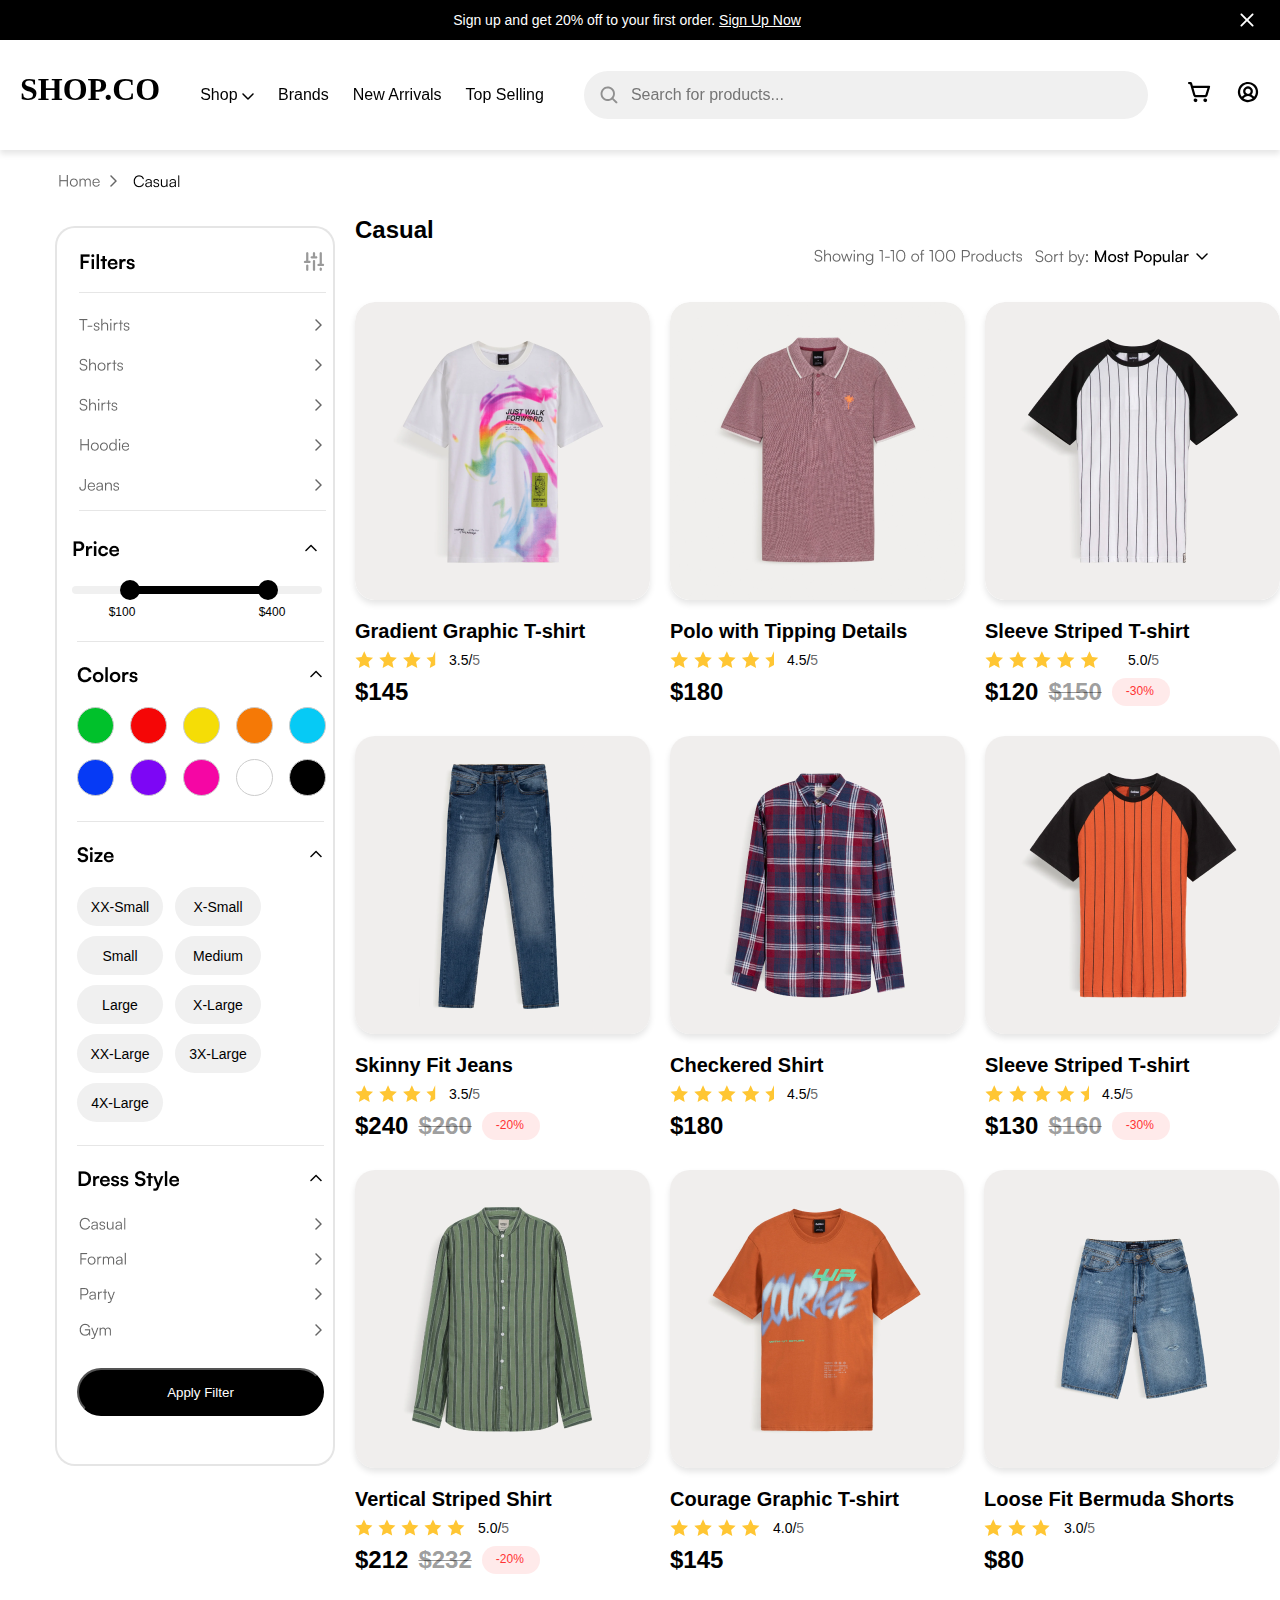
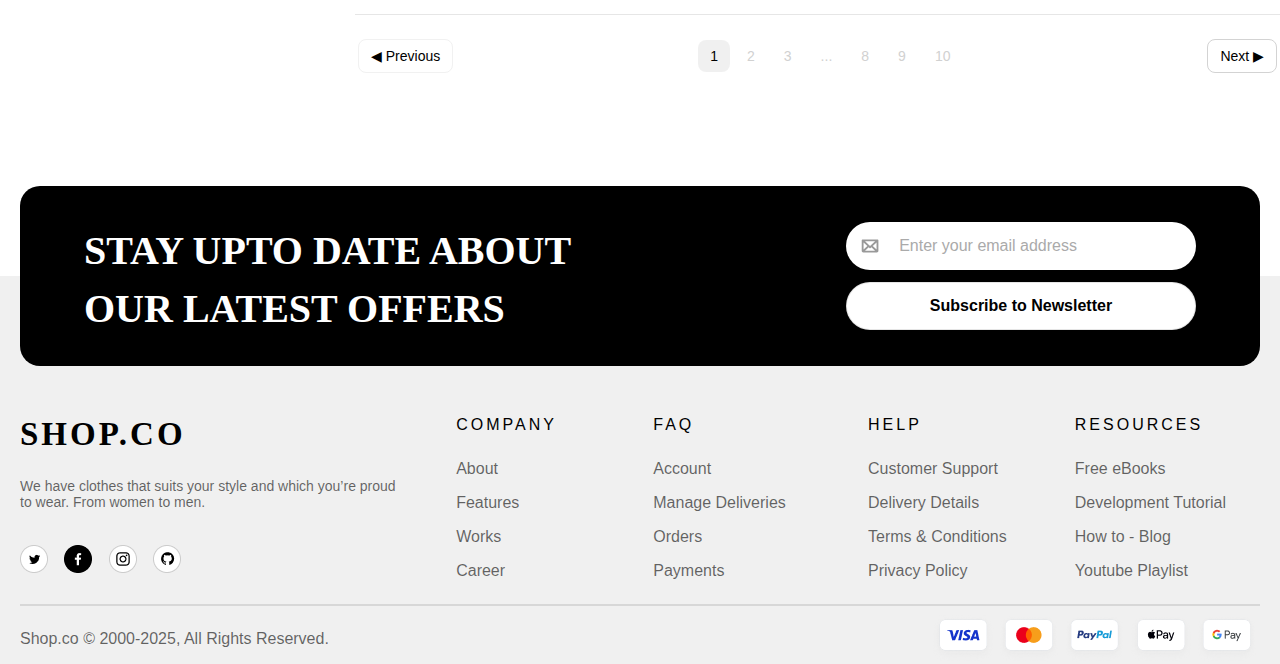
<file: casual.html>
<!DOCTYPE html>
<html lang="pt-br">
  <head>
    <meta charset="UTF-8" />
    <meta name="viewport" content="width=device-width, initial-scale=1.0" />
    <title>CategoryPage</title>
    <link
      rel="icon"
      type="image/x-icon"
      href="./illustration/imagens/favicon/shopco.png"
    />

    <link
      href="https://db.onlinewebfonts.com/a/b542g1IBJML3s1IJfDZIP2RzQIghh0ER"
      rel="stylesheet"
      type="text/css"
    />

    <link rel="stylesheet" href="./interaction/categoria.css">
    <link rel="stylesheet" href="./interaction/mobile/categoriamob.css">
    <link rel="stylesheet" href="./interaction/style.css">
    <script src="./interaction/main.js" defer></script>

  </head>

  <body id="top">

    <!-- Newsletter-bar -->

    <section class="newsleter">
      <div id="announcement-bar">
        <div class="announcement-container">
          <div class="announcement-text">
            <p>
              Sign up and get 20% off to your first order.
              <a href="#news">Sign Up Now</a>
            </p>
          </div>
          <div class="announcement-close">
            <button id="close-announcement">
              <svg
                width="14"
                height="14"
                viewBox="0 0 14 14"
                fill="none"
                xmlns="http://www.w3.org/2000/svg"
              >
                <path
                  d="M13.2882 11.9617C13.4644 12.1378 13.5633 12.3767 13.5633 12.6258C13.5633 12.8749 13.4644 13.1137 13.2882 13.2898C13.1121 13.466 12.8733 13.5649 12.6242 13.5649C12.3751 13.5649 12.1362 13.466 11.9601 13.2898L6.99997 8.32812L2.03825 13.2883C1.86213 13.4644 1.62326 13.5633 1.37418 13.5633C1.12511 13.5633 0.886243 13.4644 0.710122 13.2883C0.534002 13.1122 0.435059 12.8733 0.435059 12.6242C0.435059 12.3751 0.534002 12.1363 0.710122 11.9602L5.67184 7L0.711685 2.03828C0.535564 1.86216 0.436621 1.62329 0.436621 1.37422C0.436621 1.12515 0.535564 0.886277 0.711685 0.710157C0.887805 0.534036 1.12668 0.435093 1.37575 0.435093C1.62482 0.435093 1.86369 0.534036 2.03981 0.710157L6.99997 5.67188L11.9617 0.709375C12.1378 0.533255 12.3767 0.434312 12.6257 0.434312C12.8748 0.434312 13.1137 0.533255 13.2898 0.709375C13.4659 0.885496 13.5649 1.12437 13.5649 1.37344C13.5649 1.62251 13.4659 1.86138 13.2898 2.0375L8.32809 7L13.2882 11.9617Z"
                  fill="white"
                />
              </svg>
            </button>
          </div>
        </div>
      </div>
    </section>

    <!-- Navbar -->

    <section class="navbar">

      <!-- Desktop Nav Menu -->

      <nav id="desktop-nav" class="desktop nav">
        <div class="desktop-nav-container">
          <a href="#top" class="logo">SHOP.CO</a>

          <ul>
            <li class="shop">
              <a id="shhopanchor" href="#"
                >Shop
                <svg
                  xmlns="http://www.w3.org/2000/svg"
                  class="dropdown-icon"
                  width="12"
                  height="7"
                  viewBox="0 0 12 7"
                  fill="none"
                >
                  <path
                    d="M11.5306 1.53063L6.53063 6.53063C6.46095 6.60055 6.37816 6.65602 6.28699 6.69388C6.19583 6.73173 6.09809 6.75122 5.99938 6.75122C5.90067 
                    6.75122 5.80293 6.73173 5.71176 6.69388C5.6206 6.65602 5.53781 6.60055 5.46813 6.53063L0.468128 1.53063C0.327232 1.38973 0.248077 1.19864 0.248077 
                    0.999378C0.248077 0.80012 0.327232 0.609024 0.468128 0.468128C0.609025 0.327231 0.800121 0.248077 0.999378 0.248077C1.19864 0.248077 1.38973 0.327231 
                    1.53063 0.468128L6 4.9375L10.4694 0.467503C10.6103 0.326607 10.8014 0.247452 11.0006 0.247452C11.1999 0.247452 11.391 0.326607 11.5319 0.467503C11.6728 
                    0.608399 11.7519 0.799496 11.7519 0.998753C11.7519 1.19801 11.6728 1.38911 11.5319 1.53L11.5306 1.53063Z"
                    fill="black"/>
                </svg>
              </a>
              <div class="dropdown-container">
                <ul class="dropdown">
                  <li class="sections-clothes">
                    <a href="#">Clothes</a>
                    <div class="sections-container">
                      <ul class="sections">
                        <li><a href="#">See All</a></li>
                        <li><a href="#">Sets</a></li>
                        <li><a href="#">Tailoring</a></li>
                        <li><a href="#">Sports</a></li>
                        <li><a href="#">Plus Size</a></li>
                      </ul>
                    </div>
                  </li>
                  <li class="sections-clothes">
                    <a href="#">Men</a>
                    <div class="sections-container">
                      <ul class="sections">
                        <li><a href="#">T-shirts</a></li>
                        <li><a href="#">Tank tops</a></li>
                        <li><a href="#">Jacket</a></li>
                        <li><a href="#">Pants</a></li>
                        <li><a href="#">Shorts</a></li>
                      </ul>
                    </div>
                  </li>
                  <li class="sections-clothes">
                    <a href="#">Women</a>
                    <div class="sections-container">
                      <ul class="sections">
                        <li><a href="#">Dresses</a></li>
                        <li><a href="#">Blouses</a></li>
                        <li><a href="#">T-shirts</a></li>
                        <li><a href="#">Pants</a></li>
                        <li><a href="#">Skirts</a></li>
                      </ul>
                    </div>
                  </li>
                  <li class="sections-clothes">
                    <a href="#">Shoes</a>
                    <div class="sections-container">
                      <ul class="sections">
                        <li><a href="#">Sneakers</a></li>
                        <li><a href="#">Flip-flops</a></li>
                        <li><a href="#">Boots</a></li>
                        <li><a href="#">Shoes</a></li>
                        <li><a href="#">Sandals</a></li>
                      </ul>
                    </div>
                  </li>
                  <li class="sections-clothes">
                    <a href="#">Accessories</a>
                    <div class="sections-container">
                      <ul class="sections">
                        <li><a href="#">Watches</a></li>
                        <li><a href="#">Glasses</a></li>
                        <li><a href="#">Bags</a></li>
                        <li><a href="#">Belts</a></li>
                        <li><a href="#">Hats</a></li>
                      </ul>
                    </div>
                  </li>
                </ul>
              </div>
            </li>
            <li><a href="#acvcrds">Brands</a></li>
            <li><a href="#brand">New Arrivals</a></li>
            <li><a href="#firstbtn">Top Selling</a></li>
          </ul>

          <div class="search-container">
            <svg
              width="24"
              height="24"
              viewBox="0 0 24 24"
              fill="none"
              xmlns="http://www.w3.org/2000/svg"
            >
              <path
                d="M21.7959 20.2041L17.3437 15.75C18.6787 14.0104 19.3019 11.8282 19.087 9.64607C18.8722 7.4639 17.8353 5.44516 16.1867 3.99937C14.5382 2.55357 12.4014 1.78899 10.2098 1.86071C8.01829 1.93244 5.93607 2.8351 4.38558 4.38559C2.83509 5.93608 1.93243 8.0183 1.8607 10.2098C1.78898 12.4014 2.55356 14.5382 3.99936 16.1867C5.44515 17.8353 7.46389 18.8722 9.64606 19.087C11.8282 19.3019 14.0104 18.6787 15.75 17.3438L20.2059 21.8006C20.3106 21.9053 20.4348 21.9883 20.5715 22.0449C20.7083 22.1016 20.8548 22.1307 21.0028 22.1307C21.1508 22.1307 21.2973 22.1016 21.4341 22.0449C21.5708 21.9883 21.695 21.9053 21.7997 21.8006C21.9043 21.696 21.9873 21.5717 22.044 21.435C22.1006 21.2983 22.1298 21.1517 22.1298 21.0037C22.1298 20.8558 22.1006 20.7092 22.044 20.5725C21.9873 20.4358 21.9043 20.3115 21.7997 20.2069L21.7959 20.2041ZM4.12499 10.5C4.12499 9.23915 4.49888 8.0066 5.19938 6.95824C5.89987 5.90988 6.89551 5.09278 8.06039 4.61027C9.22527 4.12776 10.5071 4.00151 11.7437 4.2475C12.9803 4.49348 14.1162 5.10064 15.0078 5.9922C15.8994 6.88376 16.5065 8.01967 16.7525 9.2563C16.9985 10.4929 16.8722 11.7747 16.3897 12.9396C15.9072 14.1045 15.0901 15.1001 14.0418 15.8006C12.9934 16.5011 11.7608 16.875 10.5 16.875C8.80977 16.8733 7.18927 16.2011 5.99411 15.0059C4.79894 13.8107 4.12673 12.1902 4.12499 10.5Z"
                fill="black"
                fill-opacity="0.4"
              />
            </svg>
            <input type="text" placeholder="Search for products..." />
          </div>

          <ul>
            <li>
              <a href="#" class="icon"
                ><svg
                  width="24"
                  height="24"
                  viewBox="0 0 24 24"
                  fill="none"
                  xmlns="http://www.w3.org/2000/svg"
                >
                  <path
                    d="M9.375 20.25C9.375 20.6208 9.26503 20.9834 9.059 21.2917C8.85298 21.6 8.56014 21.8404 8.21753 21.9823C7.87492 22.1242 7.49792 22.1613 7.1342 22.089C6.77049 22.0166 6.4364 21.838 6.17417 21.5758C5.91195 21.3136 5.73337 20.9795 5.66103 20.6158C5.58868 20.2521 5.62581 19.8751 5.76773 19.5325C5.90964 19.1899 6.14996 18.897 6.45831 18.691C6.76665 18.485 7.12916 18.375 7.5 18.375C7.99728 18.375 8.47419 18.5725 8.82582 18.9242C9.17745 19.2758 9.375 19.7527 9.375 20.25ZM17.25 18.375C16.8792 18.375 16.5166 18.485 16.2083 18.691C15.9 18.897 15.6596 19.1899 15.5177 19.5325C15.3758 19.8751 15.3387 20.2521 15.411 20.6158C15.4834 20.9795 15.662 21.3136 15.9242 21.5758C16.1864 21.838 16.5205 22.0166 16.8842 22.089C17.2479 22.1613 17.6249 22.1242 17.9675 21.9823C18.3101 21.8404 18.603 21.6 18.809 21.2917C19.015 20.9834 19.125 20.6208 19.125 20.25C19.125 19.7527 18.9275 19.2758 18.5758 18.9242C18.2242 18.5725 17.7473 18.375 17.25 18.375ZM22.0753 7.08094L19.5169 15.3966C19.3535 15.9343 19.0211 16.4051 18.569 16.739C18.1169 17.0729 17.5692 17.2521 17.0072 17.25H7.77469C7.2046 17.2482 6.65046 17.0616 6.1953 16.7183C5.74015 16.3751 5.40848 15.8936 5.25 15.3459L2.04469 4.125H1.125C0.826631 4.125 0.540483 4.00647 0.329505 3.7955C0.118526 3.58452 0 3.29837 0 3C0 2.70163 0.118526 2.41548 0.329505 2.2045C0.540483 1.99353 0.826631 1.875 1.125 1.875H2.32687C2.73407 1.87626 3.12988 2.00951 3.45493 2.25478C3.77998 2.50004 4.01674 2.84409 4.12969 3.23531L4.81312 5.625H21C21.1761 5.62499 21.3497 5.6663 21.5069 5.74561C21.664 5.82492 21.8004 5.94001 21.905 6.08164C22.0096 6.22326 22.0795 6.38746 22.1091 6.56102C22.1387 6.73458 22.1271 6.91266 22.0753 7.08094ZM19.4766 7.875H5.45531L7.41375 14.7281C7.43617 14.8065 7.48354 14.8755 7.54867 14.9245C7.6138 14.9736 7.69315 15.0001 7.77469 15H17.0072C17.0875 15.0002 17.1656 14.9746 17.2303 14.927C17.2949 14.8794 17.3426 14.8123 17.3662 14.7356L19.4766 7.875Z"
                    fill="black"
                  />
                </svg>
              </a>
            </li>
            <li>
              <a href="#" class="icon"
                ><svg
                  width="24"
                  height="24"
                  viewBox="0 0 24 24"
                  fill="none"
                  xmlns="http://www.w3.org/2000/svg"
                >
                  <path
                    d="M12 1.875C9.99747 1.875 8.0399 2.46882 6.37486 3.58137C4.70981 4.69392 3.41206 6.27523 2.64572 8.12533C1.87939 9.97543 1.67888 12.0112 2.06955 13.9753C2.46023 15.9393 3.42454 17.7435 4.84055 19.1595C6.25656 20.5755 8.06066 21.5398 10.0247 21.9305C11.9888 22.3211 14.0246 22.1206 15.8747 21.3543C17.7248 20.5879 19.3061 19.2902 20.4186 17.6251C21.5312 15.9601 22.125 14.0025 22.125 12C22.122 9.3156 21.0543 6.74199 19.1562 4.84383C17.258 2.94567 14.6844 1.87798 12 1.875ZM7.45969 18.4284C7.98195 17.7143 8.66528 17.1335 9.45418 16.7331C10.2431 16.3327 11.1153 16.124 12 16.124C12.8847 16.124 13.7569 16.3327 14.5458 16.7331C15.3347 17.1335 16.0181 17.7143 16.5403 18.4284C15.2134 19.3695 13.6268 19.875 12 19.875C10.3732 19.875 8.78665 19.3695 7.45969 18.4284ZM9.375 11.25C9.375 10.7308 9.52896 10.2233 9.8174 9.79163C10.1058 9.35995 10.5158 9.0235 10.9955 8.82482C11.4751 8.62614 12.0029 8.57415 12.5121 8.67544C13.0213 8.77672 13.489 9.02673 13.8562 9.39384C14.2233 9.76096 14.4733 10.2287 14.5746 10.7379C14.6759 11.2471 14.6239 11.7749 14.4252 12.2545C14.2265 12.7342 13.8901 13.1442 13.4584 13.4326C13.0267 13.721 12.5192 13.875 12 13.875C11.3038 13.875 10.6361 13.5984 10.1438 13.1062C9.65157 12.6139 9.375 11.9462 9.375 11.25ZM18.1875 16.8694C17.4583 15.9419 16.5289 15.1914 15.4688 14.6737C16.1444 13.9896 16.6026 13.1208 16.7858 12.1769C16.9689 11.2329 16.8688 10.2558 16.498 9.36861C16.1273 8.4814 15.5024 7.72364 14.702 7.19068C13.9017 6.65771 12.9616 6.37334 12 6.37334C11.0384 6.37334 10.0983 6.65771 9.29797 7.19068C8.49762 7.72364 7.87275 8.4814 7.50198 9.36861C7.13121 10.2558 7.0311 11.2329 7.21424 12.1769C7.39739 13.1208 7.85561 13.9896 8.53125 14.6737C7.4711 15.1914 6.54168 15.9419 5.8125 16.8694C4.89661 15.7083 4.32614 14.3129 4.1664 12.8427C4.00665 11.3725 4.2641 9.88711 4.90925 8.55644C5.55441 7.22578 6.5612 6.10366 7.81439 5.31855C9.06757 4.53343 10.5165 4.11703 11.9953 4.11703C13.4741 4.11703 14.9231 4.53343 16.1762 5.31855C17.4294 6.10366 18.4362 7.22578 19.0814 8.55644C19.7265 9.88711 19.984 11.3725 19.8242 12.8427C19.6645 14.3129 19.094 15.7083 18.1781 16.8694H18.1875Z"
                    fill="black"
                  />
                </svg>
              </a>
            </li>
          </ul>
        </div>
      </nav>

      <!-- Mobile Nav Menu -->

      <nav id="mobile-nav" class="mobile nav">
        <div class="left-mobile-nav">
          <div class="menu-icon">
            <svg
              width="24"
              height="24"
              viewBox="0 0 24 24"
              fill="none"
              xmlns="http://www.w3.org/2000/svg"
            >
              <path
                d="M21.375 12C21.375 12.2984 21.2565 12.5845 21.0455 12.7955C20.8345 13.0065 20.5484 13.125 20.25 13.125H3.75C3.45163 13.125 3.16548 13.0065 2.9545 12.7955C2.74353 12.5845 2.625 12.2984 2.625 12C2.625 11.7016 2.74353 11.4155 2.9545 11.2045C3.16548 10.9935 3.45163 10.875 3.75 10.875H20.25C20.5484 10.875 20.8345 10.9935 21.0455 11.2045C21.2565 11.4155 21.375 11.7016 21.375 12ZM3.75 7.125H20.25C20.5484 7.125 20.8345 7.00647 21.0455 6.7955C21.2565 6.58452 21.375 6.29837 21.375 6C21.375 5.70163 21.2565 5.41548 21.0455 5.2045C20.8345 4.99353 20.5484 4.875 20.25 4.875H3.75C3.45163 4.875 3.16548 4.99353 2.9545 5.2045C2.74353 5.41548 2.625 5.70163 2.625 6C2.625 6.29837 2.74353 6.58452 2.9545 6.7955C3.16548 7.00647 3.45163 7.125 3.75 7.125ZM20.25 16.875H3.75C3.45163 16.875 3.16548 16.9935 2.9545 17.2045C2.74353 17.4155 2.625 17.7016 2.625 18C2.625 18.2984 2.74353 18.5845 2.9545 18.7955C3.16548 19.0065 3.45163 19.125 3.75 19.125H20.25C20.5484 19.125 20.8345 19.0065 21.0455 18.7955C21.2565 18.5845 21.375 18.2984 21.375 18C21.375 17.7016 21.2565 17.4155 21.0455 17.2045C20.8345 16.9935 20.5484 16.875 20.25 16.875Z"
                fill="black"
              />
            </svg>
          </div>

          <a href="#top" class="logo">SHOP.CO</a>
        </div>

        <div class="search-container">
          <svg
            width="24"
            height="24"
            viewBox="0 0 24 24"
            fill="none"
            xmlns="http://www.w3.org/2000/svg"
          >
            <path
              d="M21.7959 20.2041L17.3437 15.75C18.6787 14.0104 19.3019 11.8282 19.087 9.64607C18.8722 7.4639 17.8353 5.44516 16.1867 3.99937C14.5382 2.55357 12.4014 1.78899 10.2098 1.86071C8.01829 1.93244 5.93607 2.8351 4.38558 4.38559C2.83509 5.93608 1.93243 8.0183 1.8607 10.2098C1.78898 12.4014 2.55356 14.5382 3.99936 16.1867C5.44515 17.8353 7.46389 18.8722 9.64606 19.087C11.8282 19.3019 14.0104 18.6787 15.75 17.3438L20.2059 21.8006C20.3106 21.9053 20.4348 21.9883 20.5715 22.0449C20.7083 22.1016 20.8548 22.1307 21.0028 22.1307C21.1508 22.1307 21.2973 22.1016 21.4341 22.0449C21.5708 21.9883 21.695 21.9053 21.7997 21.8006C21.9043 21.696 21.9873 21.5717 22.044 21.435C22.1006 21.2983 22.1298 21.1517 22.1298 21.0037C22.1298 20.8558 22.1006 20.7092 22.044 20.5725C21.9873 20.4358 21.9043 20.3115 21.7997 20.2069L21.7959 20.2041ZM4.12499 10.5C4.12499 9.23915 4.49888 8.0066 5.19938 6.95824C5.89987 5.90988 6.89551 5.09278 8.06039 4.61027C9.22527 4.12776 10.5071 4.00151 11.7437 4.2475C12.9803 4.49348 14.1162 5.10064 15.0078 5.9922C15.8994 6.88376 16.5065 8.01967 16.7525 9.2563C16.9985 10.4929 16.8722 11.7747 16.3897 12.9396C15.9072 14.1045 15.0901 15.1001 14.0418 15.8006C12.9934 16.5011 11.7608 16.875 10.5 16.875C8.80977 16.8733 7.18927 16.2011 5.99411 15.0059C4.79894 13.8107 4.12673 12.1902 4.12499 10.5Z"
              fill="black"
              fill-opacity="0.4"
            />
          </svg>
          <input type="text" placeholder="Search for products..." />
        </div>

        <ul>
          <li>
            <a href="#" class="icon"
              ><svg
                width="22"
                height="22"
                viewBox="0 0 22 22"
                fill="none"
                xmlns="http://www.w3.org/2000/svg"
              >
                <path
                  d="M20.7959 19.2041L16.3437 14.75C17.6787 13.0104 18.3019 10.8282 18.087 8.64607C17.8722 6.4639 16.8353 4.44516 15.1867 2.99937C13.5382 1.55357 11.4014 0.788988 9.20984 0.860713C7.01829 0.932437 4.93607 1.8351 3.38558 3.38559C1.83509 4.93608 0.932429 7.0183 0.860705 9.20985C0.78898 11.4014 1.55356 13.5382 2.99936 15.1867C4.44515 16.8353 6.46389 17.8722 8.64606 18.087C10.8282 18.3019 13.0104 17.6787 14.75 16.3438L19.2059 20.8006C19.3106 20.9053 19.4348 20.9883 19.5715 21.0449C19.7083 21.1016 19.8548 21.1307 20.0028 21.1307C20.1508 21.1307 20.2973 21.1016 20.4341 21.0449C20.5708 20.9883 20.695 20.9053 20.7997 20.8006C20.9043 20.696 20.9873 20.5717 21.044 20.435C21.1006 20.2983 21.1298 20.1517 21.1298 20.0037C21.1298 19.8558 21.1006 19.7092 21.044 19.5725C20.9873 19.4358 20.9043 19.3115 20.7997 19.2069L20.7959 19.2041ZM3.12499 9.5C3.12499 8.23915 3.49888 7.0066 4.19938 5.95824C4.89987 4.90988 5.89551 4.09278 7.06039 3.61027C8.22527 3.12776 9.50707 3.00151 10.7437 3.2475C11.9803 3.49348 13.1162 4.10064 14.0078 4.9922C14.8994 5.88376 15.5065 7.01967 15.7525 8.2563C15.9985 9.49293 15.8722 10.7747 15.3897 11.9396C14.9072 13.1045 14.0901 14.1001 13.0418 14.8006C11.9934 15.5011 10.7608 15.875 9.49999 15.875C7.80977 15.8733 6.18927 15.2011 4.99411 14.0059C3.79894 12.8107 3.12673 11.1902 3.12499 9.5Z"
                  fill="black"
                />
              </svg>
            </a>
          </li>
          <li>
            <a href="#" class="icon"
              ><svg
                width="24"
                height="24"
                viewBox="0 0 24 24"
                fill="none"
                xmlns="http://www.w3.org/2000/svg"
              >
                <path
                  d="M9.375 20.25C9.375 20.6208 9.26503 20.9834 9.059 21.2917C8.85298 21.6 8.56014 21.8404 8.21753 21.9823C7.87492 22.1242 7.49792 22.1613 7.1342 22.089C6.77049 22.0166 6.4364 21.838 6.17417 21.5758C5.91195 21.3136 5.73337 20.9795 5.66103 20.6158C5.58868 20.2521 5.62581 19.8751 5.76773 19.5325C5.90964 19.1899 6.14996 18.897 6.45831 18.691C6.76665 18.485 7.12916 18.375 7.5 18.375C7.99728 18.375 8.47419 18.5725 8.82582 18.9242C9.17745 19.2758 9.375 19.7527 9.375 20.25ZM17.25 18.375C16.8792 18.375 16.5166 18.485 16.2083 18.691C15.9 18.897 15.6596 19.1899 15.5177 19.5325C15.3758 19.8751 15.3387 20.2521 15.411 20.6158C15.4834 20.9795 15.662 21.3136 15.9242 21.5758C16.1864 21.838 16.5205 22.0166 16.8842 22.089C17.2479 22.1613 17.6249 22.1242 17.9675 21.9823C18.3101 21.8404 18.603 21.6 18.809 21.2917C19.015 20.9834 19.125 20.6208 19.125 20.25C19.125 19.7527 18.9275 19.2758 18.5758 18.9242C18.2242 18.5725 17.7473 18.375 17.25 18.375ZM22.0753 7.08094L19.5169 15.3966C19.3535 15.9343 19.0211 16.4051 18.569 16.739C18.1169 17.0729 17.5692 17.2521 17.0072 17.25H7.77469C7.2046 17.2482 6.65046 17.0616 6.1953 16.7183C5.74015 16.3751 5.40848 15.8936 5.25 15.3459L2.04469 4.125H1.125C0.826631 4.125 0.540483 4.00647 0.329505 3.7955C0.118526 3.58452 0 3.29837 0 3C0 2.70163 0.118526 2.41548 0.329505 2.2045C0.540483 1.99353 0.826631 1.875 1.125 1.875H2.32687C2.73407 1.87626 3.12988 2.00951 3.45493 2.25478C3.77998 2.50004 4.01674 2.84409 4.12969 3.23531L4.81312 5.625H21C21.1761 5.62499 21.3497 5.6663 21.5069 5.74561C21.664 5.82492 21.8004 5.94001 21.905 6.08164C22.0096 6.22326 22.0795 6.38746 22.1091 6.56102C22.1387 6.73458 22.1271 6.91266 22.0753 7.08094ZM19.4766 7.875H5.45531L7.41375 14.7281C7.43617 14.8065 7.48354 14.8755 7.54867 14.9245C7.6138 14.9736 7.69315 15.0001 7.77469 15H17.0072C17.0875 15.0002 17.1656 14.9746 17.2303 14.927C17.2949 14.8794 17.3426 14.8123 17.3662 14.7356L19.4766 7.875Z"
                  fill="black"
                />
              </svg>
            </a>
          </li>
          <li>
            <a href="#" class="icon"
              ><svg
                width="24"
                height="24"
                viewBox="0 0 24 24"
                fill="none"
                xmlns="http://www.w3.org/2000/svg"
              >
                <path
                  d="M12 1.875C9.99747 1.875 8.0399 2.46882 6.37486 3.58137C4.70981 4.69392 3.41206 6.27523 2.64572 8.12533C1.87939 9.97543 1.67888 12.0112 2.06955 13.9753C2.46023 15.9393 3.42454 17.7435 4.84055 19.1595C6.25656 20.5755 8.06066 21.5398 10.0247 21.9305C11.9888 22.3211 14.0246 22.1206 15.8747 21.3543C17.7248 20.5879 19.3061 19.2902 20.4186 17.6251C21.5312 15.9601 22.125 14.0025 22.125 12C22.122 9.3156 21.0543 6.74199 19.1562 4.84383C17.258 2.94567 14.6844 1.87798 12 1.875ZM7.45969 18.4284C7.98195 17.7143 8.66528 17.1335 9.45418 16.7331C10.2431 16.3327 11.1153 16.124 12 16.124C12.8847 16.124 13.7569 16.3327 14.5458 16.7331C15.3347 17.1335 16.0181 17.7143 16.5403 18.4284C15.2134 19.3695 13.6268 19.875 12 19.875C10.3732 19.875 8.78665 19.3695 7.45969 18.4284ZM9.375 11.25C9.375 10.7308 9.52896 10.2233 9.8174 9.79163C10.1058 9.35995 10.5158 9.0235 10.9955 8.82482C11.4751 8.62614 12.0029 8.57415 12.5121 8.67544C13.0213 8.77672 13.489 9.02673 13.8562 9.39384C14.2233 9.76096 14.4733 10.2287 14.5746 10.7379C14.6759 11.2471 14.6239 11.7749 14.4252 12.2545C14.2265 12.7342 13.8901 13.1442 13.4584 13.4326C13.0267 13.721 12.5192 13.875 12 13.875C11.3038 13.875 10.6361 13.5984 10.1438 13.1062C9.65157 12.6139 9.375 11.9462 9.375 11.25ZM18.1875 16.8694C17.4583 15.9419 16.5289 15.1914 15.4688 14.6737C16.1444 13.9896 16.6026 13.1208 16.7858 12.1769C16.9689 11.2329 16.8688 10.2558 16.498 9.36861C16.1273 8.4814 15.5024 7.72364 14.702 7.19068C13.9017 6.65771 12.9616 6.37334 12 6.37334C11.0384 6.37334 10.0983 6.65771 9.29797 7.19068C8.49762 7.72364 7.87275 8.4814 7.50198 9.36861C7.13121 10.2558 7.0311 11.2329 7.21424 12.1769C7.39739 13.1208 7.85561 13.9896 8.53125 14.6737C7.4711 15.1914 6.54168 15.9419 5.8125 16.8694C4.89661 15.7083 4.32614 14.3129 4.1664 12.8427C4.00665 11.3725 4.2641 9.88711 4.90925 8.55644C5.55441 7.22578 6.5612 6.10366 7.81439 5.31855C9.06757 4.53343 10.5165 4.11703 11.9953 4.11703C13.4741 4.11703 14.9231 4.53343 16.1762 5.31855C17.4294 6.10366 18.4362 7.22578 19.0814 8.55644C19.7265 9.88711 19.984 11.3725 19.8242 12.8427C19.6645 14.3129 19.094 15.7083 18.1781 16.8694H18.1875Z"
                  fill="black"
                />
              </svg>
            </a>
          </li>
        </ul>
      </nav>

      <div class="focuswidth">
        <div class="mobile-nav-container">
          <ul>
            <li><a id="shhopanchor" href="#">Shop</a></li>
            <li><a href="#acvcrds">Brands</a></li>
            <li><a href="#brand">New Arrivals</a></li>
            <li><a href="#firstbtn">Top Selling</a></li>
          </ul>
        </div>

        <div class="transparentbkg"></div>
      </div>

    </section>
    
    <img class="homecasual" src="illustration/imagens/categoria/homecasual.png">

    <section>

      <div class="container">
        <div class="coluna-esquerda">
          <div class="filtros">
            <img class="filter" src="illustration/imagens/categoria/filter.png"><br>
            <img class="linhaf" src="illustration/imagens/categoria/linhaf.png"><br>
            <a href="#i01">
              <img class="t1" src="illustration/imagens/categoria/t1.png"></a><br>
            <a href="#i09">
              <img class="s2" src="illustration/imagens/categoria/s2.png"></a><br>
            <a href="#i07">
              <img class="s3" src="illustration/imagens/categoria/s3.png"></a><br>
            <a href="#i05">
              <img class="h4" src="illustration/imagens/categoria/h4.png"></a><br>
            <a href="#i04">
              <img class="j5" src="illustration/imagens/categoria/j5.png"></a><br>
            <img class="linhaf" src="illustration/imagens/categoria/linhaf.png"><br>
          </div>

          <div class="preco">
            <img class="t1" src="illustration/imagens/categoria/preco.png"><br>

            <div class="slider-container">
              <div class="slider-track"></div> <!-- Linha base -->
              <div class="range-track" id="range-track"></div> <!-- Linha azul dinâmica -->
          
              <input type="range" id="min" min="0" max="500" value="100" step="1">
              <input type="range" id="max" min="0" max="500" value="400" step="1">
          
              <div class="value" id="min-value">$100</div>
              <div class="value" id="max-value">$400</div>
            </div>
          </div>
          <img class="linhaff" src="illustration/imagens/categoria/linhaf.png"><br>

          <div class="cores">
            <img class="co" src="illustration/imagens/categoria/coress.png"><br>

            <div class="color-picker">
              <div class="color-btn" data-color="#FF0000" style="background-color: #00C12B;"></div>
              <div class="color-btn" data-color="#00FF00" style="background-color: #F50606;"></div>
              <div class="color-btn" data-color="#0000FF" style="background-color: #F5DD06;"></div>
              <div class="color-btn" data-color="#0000FF" style="background-color: #F57906;"></div>
              <div class="color-btn" data-color="#0000FF" style="background-color: #06CAF5;"></div>
            </div>
            <div class="color-picker">
              <div class="color-btn" data-color="#0000FF" style="background-color: #063AF5;"></div>
              <div class="color-btn" data-color="#0000FF" style="background-color: #7D06F5;"></div>
              <div class="color-btn" data-color="#0000FF" style="background-color: #F506A4;"></div>
              <div class="color-btn" data-color="#0000FF" style="background-color: #FFFFFF;"></div>
              <div class="color-btn" data-color="#0000FF" style="background-color: #000000;"></div>
            </div>
          </div>
          <img class="linhafff" src="illustration/imagens/categoria/linhaf.png"><br>

          <div>
            <img class="sizess" src="illustration/imagens/categoria/sizes.png"><br>
            <div class="size-picker">
              <div class="size-btn" data-size="S">XX-Small</div>
              <div class="size-btn" data-size="M">X-Small</div>
            </div>
            <div class="size-picker">
              <div class="size-btn" data-size="S">Small</div>
              <div class="size-btn" data-size="M">Medium</div>
            </div>
            <div class="size-picker">
              <div class="size-btn" data-size="S">Large</div>
              <div class="size-btn" data-size="M">X-Large</div>
            </div>
            <div class="size-picker">
              <div class="size-btn" data-size="S">XX-Large</div>
              <div class="size-btn" data-size="M">3X-Large</div>
            </div>
            <div class="size-picker">
              <div class="size-btn" data-size="M">4X-Large</div>
            </div>
            <img class="liinhaff" src="illustration/imagens/categoria/linhaf.png"><br>

            <div>
              <img class="dress" src="illustration/imagens/categoria/dress.png">
              <div class="filtros">
                <a href="casual.html">
                  <img class="c1" src="illustration/imagens/categoria/c1.png">
                </a><br>
                <a href="formal.html">
                  <img class="c1" src="illustration/imagens/categoria/f2.png">
                </a><br>
                <a href="party.html">
                  <img class="c1" src="illustration/imagens/categoria/p3.png">
                </a><br>
                <a href="gym.html">
                  <img class="c1" src="illustration/imagens/categoria/g4.png">
                </a><br>
              </div>
            </div>
            <button class="btnn">Apply Filter</button>
          </div>
        </div>

        <div class="coluna-direita">
          <h2 class="darkheade">Casual<img class="mostpopular" src="illustration/imagens/categoria/mostpopular.png"></h2>
          <section class="clothes-section">
            <div class="mobile-nowrap wrapper">
      
              <div class="clothes-cards">
                <div class="clothing-card">
                  <a href="produtos.html">
                    <img
                      id="i01"
                      src="./illustration/imagens/produtos/gradiente.png"
                      class="clothesimg"
                      alt="Skinny dark jeans pants"
                      draggable="false"
                    />
                    <div class="info">
                      <p>Gradient Graphic T-shirt</p>
                    </div>
                  </a>
                  <div class="rating">
                    <svg
                      width="81"
                      height="19"
                      viewBox="0 0 81 19"
                      fill="none"
                      xmlns="http://www.w3.org/2000/svg"
                    >
                      <path
                        d="M9.24494 0.255005L11.8641 5.89491L18.0374 6.6431L13.4829 10.8769L14.679 16.9793L9.24494 13.956L3.8109 16.9793L5.00697 10.8769L0.452479 6.6431L6.62573 5.89491L9.24494 0.255005Z"
                        fill="#FFC633"
                      />
                      <path
                        d="M33.0468 0.255005L35.666 5.89491L41.8393 6.6431L37.2848 10.8769L38.4809 16.9793L33.0468 13.956L27.6128 16.9793L28.8089 10.8769L24.2544 6.6431L30.4276 5.89491L33.0468 0.255005Z"
                        fill="#FFC633"
                      />
                      <path
                        d="M56.8487 0.255005L59.4679 5.89491L65.6412 6.6431L61.0867 10.8769L62.2827 16.9793L56.8487 13.956L51.4147 16.9793L52.6107 10.8769L48.0562 6.6431L54.2295 5.89491L56.8487 0.255005Z"
                        fill="#FFC633"
                      />
                      <path
                        d="M74.7641 16.9793L80.1981 13.956V0.255005L77.5789 5.89491L71.4056 6.6431L75.9601 10.8769L74.7641 16.9793Z"
                        fill="#FFC633"
                      />
                    </svg>
                    <p>3.5/<span>5</span></p>
                  </div>
                  <div class="price">
                    <p>$145</p>
                  </div>
                </div>
      
                <div class="clothing-card">
                  <a href="produtos.html">
                    <img
                      id="i02"
                      src="./illustration/imagens/produtos/tipping.png"
                      class="clothesimg"
                      alt="Shirt checkered with a Red and blue pattern"
                      draggable="false"
                    />
                    <div class="info">
                      <p>Polo with Tipping Details</p>
                    </div>
                  </a>
                  <div class="rating">
                    <svg
                      width="104"
                      height="19"
                      viewBox="0 0 104 19"
                      fill="none"
                      xmlns="http://www.w3.org/2000/svg"
                    >
                      <path
                        d="M9.24494 0.255005L11.8641 5.89491L18.0374 6.6431L13.4829 10.8769L14.679 16.9793L9.24494 13.956L3.8109 16.9793L5.00697 10.8769L0.452479 6.6431L6.62573 5.89491L9.24494 0.255005Z"
                        fill="#FFC633"
                      />
                      <path
                        d="M33.0468 0.255005L35.666 5.89491L41.8393 6.6431L37.2848 10.8769L38.4809 16.9793L33.0468 13.956L27.6128 16.9793L28.8089 10.8769L24.2544 6.6431L30.4276 5.89491L33.0468 0.255005Z"
                        fill="#FFC633"
                      />
                      <path
                        d="M56.8487 0.255005L59.4679 5.89491L65.6412 6.6431L61.0867 10.8769L62.2827 16.9793L56.8487 13.956L51.4147 16.9793L52.6107 10.8769L48.0562 6.6431L54.2295 5.89491L56.8487 0.255005Z"
                        fill="#FFC633"
                      />
                      <path
                        d="M80.6506 0.255005L83.2698 5.89491L89.4431 6.6431L84.8886 10.8769L86.0846 16.9793L80.6506 13.956L75.2166 16.9793L76.4126 10.8769L71.8581 6.6431L78.0314 5.89491L80.6506 0.255005Z"
                        fill="#FFC633"
                      />
                      <path
                        d="M98.566 16.9793L104 13.956V0.255005L101.381 5.89491L95.2075 6.6431L99.762 10.8769L98.566 16.9793Z"
                        fill="#FFC633"
                      />
                    </svg>
                    <p>4.5/<span>5</span></p>
                  </div>
                  <div class="price">
                    <p>$180</p>
                  </div>
                </div>
      
                <div class="clothing-card">
                  <a href="produtos.html">
                    <img
                      id="i03"
                      src="./illustration/imagens/produtos/blackshirt.png"
                      class="clothesimg"
                      alt="Vertical striped orange t-shirt with orange sleeves"
                      draggable="false"
                    />
                    <div class="info">
                      <p>Sleeve Striped T-shirt</p>
                    </div>
                  </a>
                  <div class="rating">
                    <svg
                      width="130"
                      height="19"
                      viewBox="0 0 130 19"
                      fill="none"
                      xmlns="http://www.w3.org/2000/svg"
                    >
                      <path
                        d="M9.24494 0.255005L11.8641 5.89491L18.0374 6.6431L13.4829 10.8769L14.679 16.9793L9.24494 13.956L3.8109 16.9793L5.00697 10.8769L0.452479 6.6431L6.62573 5.89491L9.24494 0.255005Z"
                        fill="#FFC633"
                      />
                      <path
                        d="M33.0468 0.255005L35.666 5.89491L41.8393 6.6431L37.2848 10.8769L38.4809 16.9793L33.0468 13.956L27.6128 16.9793L28.8089 10.8769L24.2544 6.6431L30.4276 5.89491L33.0468 0.255005Z"
                        fill="#FFC633"
                      />
                      <path
                        d="M56.8487 0.255005L59.4679 5.89491L65.6412 6.6431L61.0867 10.8769L62.2827 16.9793L56.8487 13.956L51.4147 16.9793L52.6107 10.8769L48.0562 6.6431L54.2295 5.89491L56.8487 0.255005Z"
                        fill="#FFC633"
                      />
                      <path
                        d="M80.6506 0.255005L83.2698 5.89491L89.4431 6.6431L84.8886 10.8769L86.0846 16.9793L80.6506 13.956L75.2166 16.9793L76.4126 10.8769L71.8581 6.6431L78.0314 5.89491L80.6506 0.255005Z"
                        fill="#FFC633"
                      />
                      <path
                        d="M104.452 0.255005L107.071 5.89491L113.245 6.6431L108.69 10.8769L109.886 16.9793L104.452 13.956L99.0177 16.9793L100.214 10.8769L95.6598 6.6431L101.833 5.89491L104.452 0.255005Z"
                        fill="#FFC633"
                      />
                    </svg>
      
                    <p>5.0/<span>5</span></p>
                  </div>
                  <div class="price">
                    <p>$120</p>
                    <p class="fullprice">$150</p>
                    <p class="descontprct">-30%</p>
                  </div>
                </div>
              </div>
            </div>
          </section>

          <section class="clothes-section">
            <div class="mobile-nowrap wrapper">
              <div class="clothes-cards">
                <div class="clothing-card">
                  <a href="produtos.html">
                    <img
                      id="i04"
                      src="./illustration/imagens/newarrivals/image 8.png"
                      class="clothesimg"
                      alt="Skinny dark jeans pants"
                      draggable="false"
                    />
                    <div class="info">
                      <p>Skinny Fit Jeans</p>
                    </div>
                  </a>
                  <div class="rating">
                    <svg
                      width="81"
                      height="19"
                      viewBox="0 0 81 19"
                      fill="none"
                      xmlns="http://www.w3.org/2000/svg"
                    >
                      <path
                        d="M9.24494 0.255005L11.8641 5.89491L18.0374 6.6431L13.4829 10.8769L14.679 16.9793L9.24494 13.956L3.8109 16.9793L5.00697 10.8769L0.452479 6.6431L6.62573 5.89491L9.24494 0.255005Z"
                        fill="#FFC633"
                      />
                      <path
                        d="M33.0468 0.255005L35.666 5.89491L41.8393 6.6431L37.2848 10.8769L38.4809 16.9793L33.0468 13.956L27.6128 16.9793L28.8089 10.8769L24.2544 6.6431L30.4276 5.89491L33.0468 0.255005Z"
                        fill="#FFC633"
                      />
                      <path
                        d="M56.8487 0.255005L59.4679 5.89491L65.6412 6.6431L61.0867 10.8769L62.2827 16.9793L56.8487 13.956L51.4147 16.9793L52.6107 10.8769L48.0562 6.6431L54.2295 5.89491L56.8487 0.255005Z"
                        fill="#FFC633"
                      />
                      <path
                        d="M74.7641 16.9793L80.1981 13.956V0.255005L77.5789 5.89491L71.4056 6.6431L75.9601 10.8769L74.7641 16.9793Z"
                        fill="#FFC633"
                      />
                    </svg>
                    <p>3.5/<span>5</span></p>
                  </div>
                  <div class="price">
                    <p>$240</p>
                    <p class="fullprice">$260</p>
                    <p class="descontprct">-20%</p>
                  </div>
                </div>
      
                <div class="clothing-card">
                  <a href="produtos.html">
                    <img
                      id="i05"
                      src="./illustration/imagens/newarrivals/image 9.png"
                      class="clothesimg"
                      alt="Shirt checkered with a Red and blue pattern"
                      draggable="false"
                    />
                    <div class="info">
                      <p>Checkered Shirt</p>
                    </div>
                  </a>
                  <div class="rating">
                    <svg
                      width="104"
                      height="19"
                      viewBox="0 0 104 19"
                      fill="none"
                      xmlns="http://www.w3.org/2000/svg"
                    >
                      <path
                        d="M9.24494 0.255005L11.8641 5.89491L18.0374 6.6431L13.4829 10.8769L14.679 16.9793L9.24494 13.956L3.8109 16.9793L5.00697 10.8769L0.452479 6.6431L6.62573 5.89491L9.24494 0.255005Z"
                        fill="#FFC633"
                      />
                      <path
                        d="M33.0468 0.255005L35.666 5.89491L41.8393 6.6431L37.2848 10.8769L38.4809 16.9793L33.0468 13.956L27.6128 16.9793L28.8089 10.8769L24.2544 6.6431L30.4276 5.89491L33.0468 0.255005Z"
                        fill="#FFC633"
                      />
                      <path
                        d="M56.8487 0.255005L59.4679 5.89491L65.6412 6.6431L61.0867 10.8769L62.2827 16.9793L56.8487 13.956L51.4147 16.9793L52.6107 10.8769L48.0562 6.6431L54.2295 5.89491L56.8487 0.255005Z"
                        fill="#FFC633"
                      />
                      <path
                        d="M80.6506 0.255005L83.2698 5.89491L89.4431 6.6431L84.8886 10.8769L86.0846 16.9793L80.6506 13.956L75.2166 16.9793L76.4126 10.8769L71.8581 6.6431L78.0314 5.89491L80.6506 0.255005Z"
                        fill="#FFC633"
                      />
                      <path
                        d="M98.566 16.9793L104 13.956V0.255005L101.381 5.89491L95.2075 6.6431L99.762 10.8769L98.566 16.9793Z"
                        fill="#FFC633"
                      />
                    </svg>
                    <p>4.5/<span>5</span></p>
                  </div>
                  <div class="price">
                    <p>$180</p>
                  </div>
                </div>
      
                <div class="clothing-card">
                  <a href="produtos.html">
                    <img
                      id="i06"
                      src="./illustration/imagens/newarrivals/image 10.png"
                      class="clothesimg"
                      alt="Vertical striped orange t-shirt with orange sleeves"
                      draggable="false"
                    />
                    <div class="info">
                      <p>Sleeve Striped T-shirt</p>
                    </div>
                  </a>
                  <div class="rating">
                    <svg
                      width="104"
                      height="19"
                      viewBox="0 0 104 19"
                      fill="none"
                      xmlns="http://www.w3.org/2000/svg"
                    >
                      <path
                        d="M9.24494 0.255005L11.8641 5.89491L18.0374 6.6431L13.4829 10.8769L14.679 16.9793L9.24494 13.956L3.8109 16.9793L5.00697 10.8769L0.452479 6.6431L6.62573 5.89491L9.24494 0.255005Z"
                        fill="#FFC633"
                      />
                      <path
                        d="M33.0468 0.255005L35.666 5.89491L41.8393 6.6431L37.2848 10.8769L38.4809 16.9793L33.0468 13.956L27.6128 16.9793L28.8089 10.8769L24.2544 6.6431L30.4276 5.89491L33.0468 0.255005Z"
                        fill="#FFC633"
                      />
                      <path
                        d="M56.8487 0.255005L59.4679 5.89491L65.6412 6.6431L61.0867 10.8769L62.2827 16.9793L56.8487 13.956L51.4147 16.9793L52.6107 10.8769L48.0562 6.6431L54.2295 5.89491L56.8487 0.255005Z"
                        fill="#FFC633"
                      />
                      <path
                        d="M80.6506 0.255005L83.2698 5.89491L89.4431 6.6431L84.8886 10.8769L86.0846 16.9793L80.6506 13.956L75.2166 16.9793L76.4126 10.8769L71.8581 6.6431L78.0314 5.89491L80.6506 0.255005Z"
                        fill="#FFC633"
                      />
                      <path
                        d="M98.566 16.9793L104 13.956V0.255005L101.381 5.89491L95.2075 6.6431L99.762 10.8769L98.566 16.9793Z"
                        fill="#FFC633"
                      />
                    </svg>
                    <p>4.5/<span>5</span></p>
                  </div>
                  <div class="price">
                    <p>$130</p>
                    <p class="fullprice">$160</p>
                    <p class="descontprct">-30%</p>
                  </div>
                </div>
              </div>
            </div>
          </section>

          <section class="clothes-section">
            <div class="mobile-nowrap wrapper">      
              <div class="clothes-cards">
                <div class="clothing-card">
                  <a href="produtos.html">
                    <img
                      id="i07" 
                      src="./illustration/imagens/topsealing/image 7.png"
                      class="clothesimg"
                      alt="Black T-shirt with small stamp"
                      draggable="false"
                    />
                    <div class="info">
                      <p>Vertical Striped Shirt</p>
                    </div>
                  </a>
                  <div class="rating">
                    <svg
                      width="110"
                      height="23"
                      viewBox="0 0 139 23"
                      fill="none"
                      xmlns="http://www.w3.org/2000/svg"
                    >
                      <path
                        d="M11.2895 0L14.4879 6.8872L22.0264 7.80085L16.4647 12.971L17.9253 20.4229L11.2895 16.731L4.6537 20.4229L6.11428 12.971L0.552547 7.80085L8.09104 6.8872L11.2895 0Z"
                        fill="#FFC633"
                      />
                      <path
                        d="M40.3553 0L43.5537 6.8872L51.0922 7.80085L45.5305 12.971L46.9911 20.4229L40.3553 16.731L33.7195 20.4229L35.1801 12.971L29.6183 7.80085L37.1568 6.8872L40.3553 0Z"
                        fill="#FFC633"
                      />
                      <path
                        d="M69.421 0L72.6195 6.8872L80.158 7.80085L74.5962 12.971L76.0568 20.4229L69.421 16.731L62.7852 20.4229L64.2458 12.971L58.6841 7.80085L66.2226 6.8872L69.421 0Z"
                        fill="#FFC633"
                      />
                      <path
                        d="M98.4868 0L101.685 6.8872L109.224 7.80085L103.662 12.971L105.123 20.4229L98.4868 16.731L91.851 20.4229L93.3116 12.971L87.7498 7.80085L95.2883 6.8872L98.4868 0Z"
                        fill="#FFC633"
                      />
                      <path
                        d="M127.553 0L130.751 6.8872L138.289 7.80085L132.728 12.971L134.188 20.4229L127.553 16.731L120.917 20.4229L122.377 12.971L116.816 7.80085L124.354 6.8872L127.553 0Z"
                        fill="#FFC633"
                      />
                    </svg>
                    <p>5.0/<span>5</span></p>
                  </div>
                  <div class="price">
                    <p>$212</p>
                    <p class="fullprice">$232</p>
                    <p class="descontprct">-20%</p>
                  </div>
                </div>
      
                <div class="clothing-card">
                  <a href="produtos.html">
                    <img
                      id="i08"
                      src="./illustration/imagens/topsealing/image 8.png"
                      class="clothesimg"
                      alt="Skinny dark jeans pants"
                      draggable="false"
                    />
                    <div class="info">
                      <p>Courage Graphic T-shirt</p>
                    </div>
                  </a>
                  <div class="rating">
                    <svg
                      width="90"
                      height="19"
                      viewBox="0 0 90 19"
                      fill="none"
                      xmlns="http://www.w3.org/2000/svg"
                    >
                      <path
                        d="M9.24494 0.255127L11.8641 5.89504L18.0374 6.64322L13.4829 10.8771L14.679 16.9794L9.24494 13.9561L3.8109 16.9794L5.00697 10.8771L0.452479 6.64322L6.62573 5.89504L9.24494 0.255127Z"
                        fill="#FFC633"
                      />
                      <path
                        d="M33.0468 0.255127L35.666 5.89504L41.8393 6.64322L37.2848 10.8771L38.4809 16.9794L33.0468 13.9561L27.6128 16.9794L28.8089 10.8771L24.2544 6.64322L30.4276 5.89504L33.0468 0.255127Z"
                        fill="#FFC633"
                      />
                      <path
                        d="M56.8487 0.255127L59.4679 5.89504L65.6412 6.64322L61.0867 10.8771L62.2827 16.9794L56.8487 13.9561L51.4147 16.9794L52.6107 10.8771L48.0562 6.64322L54.2295 5.89504L56.8487 0.255127Z"
                        fill="#FFC633"
                      />
                      <path
                        d="M80.6506 0.255127L83.2698 5.89504L89.443 6.64322L84.8885 10.8771L86.0846 16.9794L80.6506 13.9561L75.2165 16.9794L76.4126 10.8771L71.8581 6.64322L78.0314 5.89504L80.6506 0.255127Z"
                        fill="#FFC633"
                      />
                    </svg>
                    <p>4.0/<span>5</span></p>
                  </div>
                  <div class="price">
                    <p>$145</p>
                  </div>
                </div>
      
                <div class="clothing-card">
                  <a href="produtos.html">
                    <img
                      id="i09"
                      src="./illustration/imagens/topsealing/image 9.png"
                      class="clothesimg"
                      alt="Shirt checkered with a Red and blue pattern"
                      draggable="false"
                    />
                    <div class="info">
                      <p>Loose Fit Bermuda Shorts</p>
                    </div>
                  </a>
                  <div class="rating">
                    <svg
                      width="67"
                      height="19"
                      viewBox="0 0 67 19"
                      fill="none"
                      xmlns="http://www.w3.org/2000/svg"
                    >
                      <path
                        d="M9.24494 0.255127L11.8641 5.89504L18.0374 6.64322L13.4829 10.8771L14.679 16.9794L9.24494 13.9561L3.8109 16.9794L5.00697 10.8771L0.452479 6.64322L6.62573 5.89504L9.24494 0.255127Z"
                        fill="#FFC633"
                      />
                      <path
                        d="M33.0468 0.255127L35.666 5.89504L41.8393 6.64322L37.2848 10.8771L38.4809 16.9794L33.0468 13.9561L27.6128 16.9794L28.8089 10.8771L24.2544 6.64322L30.4276 5.89504L33.0468 0.255127Z"
                        fill="#FFC633"
                      />
                      <path
                        d="M56.8487 0.255127L59.4679 5.89504L65.6412 6.64322L61.0867 10.8771L62.2827 16.9794L56.8487 13.9561L51.4147 16.9794L52.6107 10.8771L48.0562 6.64322L54.2295 5.89504L56.8487 0.255127Z"
                        fill="#FFC633"
                      />
                    </svg>
                    <p>3.0/<span>5</span></p>
                  </div>
                  <div class="price">
                    <p>$80</p>
                  </div>
                </div>
              </div>
            </div>
          </section>

          <img  class="linhade" src="./illustration/imagens/categoria/linhade.png">

          <div class="pagination">
            <button id="prevBtn" class="prevbtnn" disabled>&#9664;  Previous</button>
            <!-- Números das páginas -->
            <button class="page-btn active">1</button>
            <button class="page-btn">2</button>
            <button class="page-btn">3</button>
            <button class="page-btn">...</button>
            <button class="page-btn">8</button>
            <button class="page-btn">9</button>
            <button class="page-btn">10</button>
            <button id="nextBtn" class="nextbtnn">Next  &#9654;</button>
          </div>

        </div>
      </div>
    </section>

    <img class="homecasualm" src="illustration/imagens/categoria/homecasualm.png">
    <div class="colunam">
      <h2 class="darkheade">Casual<img class="wingm" src="illustration/imagens/categoria/wingm.png"><a href="#"><img id="openModalBtn" class="filtrom" src="illustration/imagens/categoria/filtrom.png"></a></h2>
      <section class="clothes-section">
        <div class="mobile-nowrap wrapper">
  
          <div class="clothes-cards">
            <div class="clothing-card">
              <a href="produtos.html">
                <img
                  id="i01"
                  src="./illustration/imagens/produtos/gradiente.png"
                  class="clothesimg"
                  alt="Skinny dark jeans pants"
                  draggable="false"
                />
                <div class="info">
                  <p>Gradient Graphic T-shirt</p>
                </div>
              </a>
              <div class="rating">
                <svg
                  width="81"
                  height="19"
                  viewBox="0 0 81 19"
                  fill="none"
                  xmlns="http://www.w3.org/2000/svg"
                >
                  <path
                    d="M9.24494 0.255005L11.8641 5.89491L18.0374 6.6431L13.4829 10.8769L14.679 16.9793L9.24494 13.956L3.8109 16.9793L5.00697 10.8769L0.452479 6.6431L6.62573 5.89491L9.24494 0.255005Z"
                    fill="#FFC633"
                  />
                  <path
                    d="M33.0468 0.255005L35.666 5.89491L41.8393 6.6431L37.2848 10.8769L38.4809 16.9793L33.0468 13.956L27.6128 16.9793L28.8089 10.8769L24.2544 6.6431L30.4276 5.89491L33.0468 0.255005Z"
                    fill="#FFC633"
                  />
                  <path
                    d="M56.8487 0.255005L59.4679 5.89491L65.6412 6.6431L61.0867 10.8769L62.2827 16.9793L56.8487 13.956L51.4147 16.9793L52.6107 10.8769L48.0562 6.6431L54.2295 5.89491L56.8487 0.255005Z"
                    fill="#FFC633"
                  />
                  <path
                    d="M74.7641 16.9793L80.1981 13.956V0.255005L77.5789 5.89491L71.4056 6.6431L75.9601 10.8769L74.7641 16.9793Z"
                    fill="#FFC633"
                  />
                </svg>
                <p>3.5/<span>5</span></p>
              </div>
              <div class="price">
                <p>$145</p>
              </div>
            </div>
  
            <div class="clothing-card">
              <a href="produtos.html">
                <img
                  id="i02"
                  src="./illustration/imagens/produtos/tipping.png"
                  class="clothesimg"
                  alt="Shirt checkered with a Red and blue pattern"
                  draggable="false"
                />
                <div class="info">
                  <p>Polo with Tipping Details</p>
                </div>
              </a>
              <div class="rating">
                <svg
                  width="104"
                  height="19"
                  viewBox="0 0 104 19"
                  fill="none"
                  xmlns="http://www.w3.org/2000/svg"
                >
                  <path
                    d="M9.24494 0.255005L11.8641 5.89491L18.0374 6.6431L13.4829 10.8769L14.679 16.9793L9.24494 13.956L3.8109 16.9793L5.00697 10.8769L0.452479 6.6431L6.62573 5.89491L9.24494 0.255005Z"
                    fill="#FFC633"
                  />
                  <path
                    d="M33.0468 0.255005L35.666 5.89491L41.8393 6.6431L37.2848 10.8769L38.4809 16.9793L33.0468 13.956L27.6128 16.9793L28.8089 10.8769L24.2544 6.6431L30.4276 5.89491L33.0468 0.255005Z"
                    fill="#FFC633"
                  />
                  <path
                    d="M56.8487 0.255005L59.4679 5.89491L65.6412 6.6431L61.0867 10.8769L62.2827 16.9793L56.8487 13.956L51.4147 16.9793L52.6107 10.8769L48.0562 6.6431L54.2295 5.89491L56.8487 0.255005Z"
                    fill="#FFC633"
                  />
                  <path
                    d="M80.6506 0.255005L83.2698 5.89491L89.4431 6.6431L84.8886 10.8769L86.0846 16.9793L80.6506 13.956L75.2166 16.9793L76.4126 10.8769L71.8581 6.6431L78.0314 5.89491L80.6506 0.255005Z"
                    fill="#FFC633"
                  />
                  <path
                    d="M98.566 16.9793L104 13.956V0.255005L101.381 5.89491L95.2075 6.6431L99.762 10.8769L98.566 16.9793Z"
                    fill="#FFC633"
                  />
                </svg>
                <p>4.5/<span>5</span></p>
              </div>
              <div class="price">
                <p>$180</p>
              </div>
            </div>
          </div>
        </div>
      </section>

      <section class="clothes-section">
        <div class="mobile-nowrap wrapper">
  
          <div class="clothes-cards">
            <div class="clothing-card">
              <a href="produtos.html">
                <img
                  id="i03"
                  src="./illustration/imagens/produtos/blackshirt.png"
                  class="clothesimg"
                  alt="Vertical striped orange t-shirt with orange sleeves"
                  draggable="false"
                />
                <div class="info">
                  <p>Sleeve Striped T-shirt</p>
                </div>
              </a>
              <div class="rating">
                <svg
                  width="130"
                  height="19"
                  viewBox="0 0 130 19"
                  fill="none"
                  xmlns="http://www.w3.org/2000/svg"
                >
                  <path
                    d="M9.24494 0.255005L11.8641 5.89491L18.0374 6.6431L13.4829 10.8769L14.679 16.9793L9.24494 13.956L3.8109 16.9793L5.00697 10.8769L0.452479 6.6431L6.62573 5.89491L9.24494 0.255005Z"
                    fill="#FFC633"
                  />
                  <path
                    d="M33.0468 0.255005L35.666 5.89491L41.8393 6.6431L37.2848 10.8769L38.4809 16.9793L33.0468 13.956L27.6128 16.9793L28.8089 10.8769L24.2544 6.6431L30.4276 5.89491L33.0468 0.255005Z"
                    fill="#FFC633"
                  />
                  <path
                    d="M56.8487 0.255005L59.4679 5.89491L65.6412 6.6431L61.0867 10.8769L62.2827 16.9793L56.8487 13.956L51.4147 16.9793L52.6107 10.8769L48.0562 6.6431L54.2295 5.89491L56.8487 0.255005Z"
                    fill="#FFC633"
                  />
                  <path
                    d="M80.6506 0.255005L83.2698 5.89491L89.4431 6.6431L84.8886 10.8769L86.0846 16.9793L80.6506 13.956L75.2166 16.9793L76.4126 10.8769L71.8581 6.6431L78.0314 5.89491L80.6506 0.255005Z"
                    fill="#FFC633"
                  />
                  <path
                    d="M104.452 0.255005L107.071 5.89491L113.245 6.6431L108.69 10.8769L109.886 16.9793L104.452 13.956L99.0177 16.9793L100.214 10.8769L95.6598 6.6431L101.833 5.89491L104.452 0.255005Z"
                    fill="#FFC633"
                  />
                </svg>
  
                <p>5.0/<span>5</span></p>
              </div>
              <div class="price">
                <p>$120</p>
                <p class="fullprice">$150</p>
                <p class="descontprct">-30%</p>
              </div>
            </div>

            <div class="clothing-card">
              <a href="produtos.html">
                <img
                  id="i04"
                  src="./illustration/imagens/newarrivals/image 8.png"
                  class="clothesimg"
                  alt="Skinny dark jeans pants"
                  draggable="false"
                />
                <div class="info">
                  <p>Skinny Fit Jeans</p>
                </div>
              </a>
              <div class="rating">
                <svg
                  width="81"
                  height="19"
                  viewBox="0 0 81 19"
                  fill="none"
                  xmlns="http://www.w3.org/2000/svg"
                >
                  <path
                    d="M9.24494 0.255005L11.8641 5.89491L18.0374 6.6431L13.4829 10.8769L14.679 16.9793L9.24494 13.956L3.8109 16.9793L5.00697 10.8769L0.452479 6.6431L6.62573 5.89491L9.24494 0.255005Z"
                    fill="#FFC633"
                  />
                  <path
                    d="M33.0468 0.255005L35.666 5.89491L41.8393 6.6431L37.2848 10.8769L38.4809 16.9793L33.0468 13.956L27.6128 16.9793L28.8089 10.8769L24.2544 6.6431L30.4276 5.89491L33.0468 0.255005Z"
                    fill="#FFC633"
                  />
                  <path
                    d="M56.8487 0.255005L59.4679 5.89491L65.6412 6.6431L61.0867 10.8769L62.2827 16.9793L56.8487 13.956L51.4147 16.9793L52.6107 10.8769L48.0562 6.6431L54.2295 5.89491L56.8487 0.255005Z"
                    fill="#FFC633"
                  />
                  <path
                    d="M74.7641 16.9793L80.1981 13.956V0.255005L77.5789 5.89491L71.4056 6.6431L75.9601 10.8769L74.7641 16.9793Z"
                    fill="#FFC633"
                  />
                </svg>
                <p>3.5/<span>5</span></p>
              </div>
              <div class="price">
                <p>$240</p>
                <p class="fullprice">$260</p>
                <p class="descontprct">-20%</p>
              </div>
            </div>
          </div>
        </div>
      </section>

      <section class="clothes-section">
        <div class="mobile-nowrap wrapper">
          <div class="clothes-cards">
              <div class="clothing-card">
                <a href="produtos.html">
                  <img
                    id="i05"
                    src="./illustration/imagens/newarrivals/image 9.png"
                    class="clothesimg"
                    alt="Shirt checkered with a Red and blue pattern"
                    draggable="false"
                  />
                  <div class="info">
                    <p>Checkered Shirt</p>
                  </div>
                </a>
                <div class="rating">
                  <svg
                    width="104"
                    height="19"
                    viewBox="0 0 104 19"
                    fill="none"
                    xmlns="http://www.w3.org/2000/svg"
                  >
                    <path
                      d="M9.24494 0.255005L11.8641 5.89491L18.0374 6.6431L13.4829 10.8769L14.679 16.9793L9.24494 13.956L3.8109 16.9793L5.00697 10.8769L0.452479 6.6431L6.62573 5.89491L9.24494 0.255005Z"
                      fill="#FFC633"
                    />
                    <path
                      d="M33.0468 0.255005L35.666 5.89491L41.8393 6.6431L37.2848 10.8769L38.4809 16.9793L33.0468 13.956L27.6128 16.9793L28.8089 10.8769L24.2544 6.6431L30.4276 5.89491L33.0468 0.255005Z"
                      fill="#FFC633"
                    />
                    <path
                      d="M56.8487 0.255005L59.4679 5.89491L65.6412 6.6431L61.0867 10.8769L62.2827 16.9793L56.8487 13.956L51.4147 16.9793L52.6107 10.8769L48.0562 6.6431L54.2295 5.89491L56.8487 0.255005Z"
                      fill="#FFC633"
                    />
                    <path
                      d="M80.6506 0.255005L83.2698 5.89491L89.4431 6.6431L84.8886 10.8769L86.0846 16.9793L80.6506 13.956L75.2166 16.9793L76.4126 10.8769L71.8581 6.6431L78.0314 5.89491L80.6506 0.255005Z"
                      fill="#FFC633"
                    />
                    <path
                      d="M98.566 16.9793L104 13.956V0.255005L101.381 5.89491L95.2075 6.6431L99.762 10.8769L98.566 16.9793Z"
                      fill="#FFC633"
                    />
                  </svg>
                  <p>4.5/<span>5</span></p>
                </div>
                <div class="price">
                  <p>$180</p>
                </div>
              </div>

              <div class="clothing-card">
                <a href="produtos.html">
                  <img
                    id="i06"
                    src="./illustration/imagens/newarrivals/image 10.png"
                    class="clothesimg"
                    alt="Vertical striped orange t-shirt with orange sleeves"
                    draggable="false"
                  />
                  <div class="info">
                    <p>Sleeve Striped T-shirt</p>
                  </div>
                </a>
                <div class="rating">
                  <svg
                    width="104"
                    height="19"
                    viewBox="0 0 104 19"
                    fill="none"
                    xmlns="http://www.w3.org/2000/svg"
                  >
                    <path
                      d="M9.24494 0.255005L11.8641 5.89491L18.0374 6.6431L13.4829 10.8769L14.679 16.9793L9.24494 13.956L3.8109 16.9793L5.00697 10.8769L0.452479 6.6431L6.62573 5.89491L9.24494 0.255005Z"
                      fill="#FFC633"
                    />
                    <path
                      d="M33.0468 0.255005L35.666 5.89491L41.8393 6.6431L37.2848 10.8769L38.4809 16.9793L33.0468 13.956L27.6128 16.9793L28.8089 10.8769L24.2544 6.6431L30.4276 5.89491L33.0468 0.255005Z"
                      fill="#FFC633"
                    />
                    <path
                      d="M56.8487 0.255005L59.4679 5.89491L65.6412 6.6431L61.0867 10.8769L62.2827 16.9793L56.8487 13.956L51.4147 16.9793L52.6107 10.8769L48.0562 6.6431L54.2295 5.89491L56.8487 0.255005Z"
                      fill="#FFC633"
                    />
                    <path
                      d="M80.6506 0.255005L83.2698 5.89491L89.4431 6.6431L84.8886 10.8769L86.0846 16.9793L80.6506 13.956L75.2166 16.9793L76.4126 10.8769L71.8581 6.6431L78.0314 5.89491L80.6506 0.255005Z"
                      fill="#FFC633"
                    />
                    <path
                      d="M98.566 16.9793L104 13.956V0.255005L101.381 5.89491L95.2075 6.6431L99.762 10.8769L98.566 16.9793Z"
                      fill="#FFC633"
                    />
                  </svg>
                  <p>4.5/<span>5</span></p>
                </div>
                <div class="price">
                  <p>$130</p>
                  <p class="fullprice">$160</p>
                  <p class="descontprct">-30%</p>
                </div>
              </div>
          </div>
        </div>
      </section>
      <img class="linhammm" src="illustration/imagens/categoria/linhammm.png">

      <div class="pagina">
        <button id="prevBtn" class="prev" disabled>&#9664;  Previous</button>
        <!-- Números das páginas -->
        <button class="page-bt active">1</button>
        <button class="page-bt">2</button>
        <button class="page-bt">...</button>
        <button class="page-bt">9</button>
        <button class="page-bt">10</button>
        <button id="nextBtn" class="next">Next  &#9654;</button>
      </div>


      <!-- Modal -->
      <div id="modalOverlay" class="modal-overlay">
        <div class="modal-content">
          <span id="closeModalBtn" class="close-btn">&times;</span>
          
            <div class="filtros">
              <img class="filter" src="illustration/imagens/categoria/filter.png"><br>
              <img class="linhaf" src="illustration/imagens/categoria/linhaf.png"><br>
              <a href="#i01">
                <img class="t1" src="illustration/imagens/categoria/t1.png"></a><br>
              <a href="#i09">
                <img class="s2" src="illustration/imagens/categoria/s2.png"></a><br>
              <a href="#i07">
                <img class="s3" src="illustration/imagens/categoria/s3.png"></a><br>
              <a href="#i05">
                <img class="h4" src="illustration/imagens/categoria/h4.png"></a><br>
              <a href="#i04">
                <img class="j5" src="illustration/imagens/categoria/j5.png"></a><br>
              <img class="linhaf" src="illustration/imagens/categoria/linhaf.png"><br>
            </div>
  
            <div class="preco">
              <img class="t1" src="illustration/imagens/categoria/preco.png"><br>
  
              <div class="slider-container">
                <div class="slider-track"></div> <!-- Linha base -->
                <div class="range-track" id="range-track"></div> <!-- Linha azul dinâmica -->
            
                <input type="range" id="min" min="0" max="500" value="100" step="1">
                <input type="range" id="max" min="0" max="500" value="400" step="1">
            
                <div class="value" id="min-value">$100</div>
                <div class="value" id="max-value">$400</div>
              </div>
            </div>
            <img class="linhaff" src="illustration/imagens/categoria/linhaf.png"><br>
  
            <div class="cores">
              <img class="co" src="illustration/imagens/categoria/coress.png"><br>
  
              <div class="color-picker">
                <div class="color-btn" data-color="#FF0000" style="background-color: #00C12B;"></div>
                <div class="color-btn" data-color="#00FF00" style="background-color: #F50606;"></div>
                <div class="color-btn" data-color="#0000FF" style="background-color: #F5DD06;"></div>
                <div class="color-btn" data-color="#0000FF" style="background-color: #F57906;"></div>
                <div class="color-btn" data-color="#0000FF" style="background-color: #06CAF5;"></div>
              </div>
              <div class="color-picker">
                <div class="color-btn" data-color="#0000FF" style="background-color: #063AF5;"></div>
                <div class="color-btn" data-color="#0000FF" style="background-color: #7D06F5;"></div>
                <div class="color-btn" data-color="#0000FF" style="background-color: #F506A4;"></div>
                <div class="color-btn" data-color="#0000FF" style="background-color: #FFFFFF;"></div>
                <div class="color-btn" data-color="#0000FF" style="background-color: #000000;"></div>
              </div>
            </div>
            <img class="linhafff" src="illustration/imagens/categoria/linhaf.png"><br>
  
            <div>
              <img class="sizess" src="illustration/imagens/categoria/sizes.png"><br>
              <div class="size-picker">
                <div class="size-btn" data-size="S">XX-Small</div>
                <div class="size-btn" data-size="M">X-Small</div>
              </div>
              <div class="size-picker">
                <div class="size-btn" data-size="S">Small</div>
                <div class="size-btn" data-size="M">Medium</div>
              </div>
              <div class="size-picker">
                <div class="size-btn" data-size="S">Large</div>
                <div class="size-btn" data-size="M">X-Large</div>
              </div>
              <div class="size-picker">
                <div class="size-btn" data-size="S">XX-Large</div>
                <div class="size-btn" data-size="M">3X-Large</div>
              </div>
              <div class="size-picker">
                <div class="size-btn" data-size="M">4X-Large</div>
              </div>
              <img class="liinhaff" src="illustration/imagens/categoria/linhaf.png"><br>
  
              <div>
                <img class="dress" src="illustration/imagens/categoria/dress.png">
                <div class="filtros">
                  <a href="casual.html">
                    <img class="c1" src="illustration/imagens/categoria/c1.png">
                  </a><br>
                  <a href="formal.html">
                    <img class="c1" src="illustration/imagens/categoria/f2.png">
                  </a><br>
                  <a href="party.html">
                    <img class="c1" src="illustration/imagens/categoria/p3.png">
                  </a><br>
                  <a href="gym.html">
                    <img class="c1" src="illustration/imagens/categoria/g4.png">
                  </a><br>
                </div>
              </div>
              <button class="btnn">Apply Filter</button>
            </div>
        </div>
      </div>








  </div> 

    <!-- Newsletter Section -->

    <section class="newsletter-section" id="newslettersection">
      <div id="news" class="newsletter">
        <div class="wrapper">
          <form action="#" novalidate>
            <p class="darkheader">
              STAY UPTO DATE ABOUT<br class="br" />
              OUR LATEST OFFERS
            </p>
            <div class="submit-container">
              <div class="email-container">
                <svg
                  width="22"
                  height="16"
                  viewBox="0 0 22 16"
                  fill="none"
                  xmlns="http://www.w3.org/2000/svg"
                >
                  <path
                    d="M20 0.125H2C1.70163 0.125 1.41548 0.243526 1.2045 0.454505C0.993526 0.665483 0.875 0.951631 0.875 1.25V14C0.875 14.4973 1.07254 14.9742 1.42417 15.3258C1.77581 15.6775 2.25272 15.875 2.75 15.875H19.25C19.7473 15.875 20.2242 15.6775 20.5758 15.3258C20.9275 14.9742 21.125 14.4973 21.125 14V1.25C21.125 0.951631 21.0065 0.665483 20.7955 0.454505C20.5845 0.243526 20.2984 0.125 20 0.125ZM11 7.97375L4.89219 2.375H17.1078L11 7.97375ZM7.69906 8L3.125 12.1925V3.8075L7.69906 8ZM9.36406 9.52625L10.2397 10.3297C10.4472 10.52 10.7185 10.6255 11 10.6255C11.2815 10.6255 11.5528 10.52 11.7603 10.3297L12.6359 9.52625L17.1078 13.625H4.89219L9.36406 9.52625ZM14.3009 8L18.875 3.8075V12.1925L14.3009 8Z"
                    fill="black"
                    fill-opacity="0.4"
                  />
                </svg>
                <div class="error-message"></div>
                <div class="success-message"></div>
                <input
                  type="email"
                  spellcheck="false"
                  placeholder="Enter your email address"
                />
              </div>
              <button class="btn light">Subscribe to Newsletter</button>
            </div>
          </form>
        </div>
      </div>
    </section>

    <!-- Footer Section -->

    <section class="footersection">
      <footer>
        <div class="wrapper">
          <div class="links-container">
            <div class="firstcolumn">
              <h3 class="first-column-title">SHOP.CO</h3>
              <p>
                We have clothes that suits your style and which you’re proud to
                wear. From women to men.
              </p>
              <div class="social">
                <a href="#" target="_blank">
                  <img
                    src="./illustration/imagens/sociallogo/logo-twitter 2.png"
                    alt="Twitter logo"
                    draggable="false"
                  />
                </a>

                <a href="#" target="_blank">
                  <img
                    src="./illustration/imagens/sociallogo/logo-fb-simple 2.png"
                    alt="Facebook logo"
                    draggable="false"
                  />
                </a>

                <a href="https://www.instagram.com/saalati_/" target="_blank">
                  <img
                    src="./illustration/imagens/sociallogo/logo-instagram 1.png"
                    alt="Instagram logo"
                    draggable="false"
                  />
                </a>

                <a href="https://github.com/SalatielFerreira" target="_blank">
                  <img
                    src="./illustration/imagens/sociallogo/logo-github 1.png"
                    alt="Github logo"
                    draggable="false"
                  />
                </a>
              </div>
            </div>

            <div class="footer-links-container">
              <div class="top-links-container">
                <div class="links">
                  <h3>COMPANY</h3>

                  <ul>
                    <li><a href="#" target="_blank">About</a></li>
                    <li><a href="#" target="_blank">Features</a></li>
                    <li><a href="#" target="_blank">Works</a></li>
                    <li><a href="#" target="_blank">Career</a></li>
                  </ul>
                </div>

                <div class="links">
                  <h3>FAQ</h3>

                  <ul>
                    <li><a href="#" target="_blank">Account</a></li>
                    <li><a href="#" target="_blank">Manage Deliveries</a></li>
                    <li><a href="#" target="_blank">Orders</a></li>
                    <li><a href="#" target="_blank">Payments</a></li>
                  </ul>
                </div>
              </div>

              <div class="bottom-links-container">
                <div class="links">
                  <h3>HELP</h3>

                  <ul>
                    <li><a href="#" target="_blank">Customer Support</a></li>
                    <li><a href="#" target="_blank">Delivery Details</a></li>
                    <li><a href="#" target="_blank">Terms & Conditions</a></li>
                    <li><a href="#" target="_blank">Privacy Policy</a></li>
                  </ul>
                </div>

                <div class="links">
                  <h3>RESOURCES</h3>

                  <ul>
                    <li><a href="#" target="_blank">Free eBooks</a></li>
                    <li>
                      <a href="#" target="_blank">Development Tutorial</a>
                    </li>
                    <li><a href="#" target="_blank">How to - Blog</a></li>
                    <li><a href="#" target="_blank">Youtube Playlist</a></li>
                  </ul>
                </div>
              </div>
            </div>
          </div>

          <hr />

          <div class="underline">
            <p class="copyright">Shop.co © 2000-2025, All Rights Reserved.</p>

            <div class="cardslogo">
              <img
                src="./illustration/imagens/cardlogo/Visa.png"
                alt="Visa card logo"
                draggable="false"
              />
              <img
                src="./illustration/imagens/cardlogo/Mastercard.png"
                alt="Mastercard logo"
                draggable="false"
              />
              <img
                src="./illustration/imagens/cardlogo/Paypal.png"
                alt="Paypal logo"
                draggable="false"
              />
              <img
                src="./illustration/imagens/cardlogo/applePay.png"
                alt="ApplePay logo"
                draggable="false"
              />
              <img
                src="./illustration/imagens/cardlogo/G Pay.png"
                alt="GooglePay logo"
                draggable="false"
              />
            </div>
          </div>
        </div>
      </footer>
    </section>
  </body>
</html>
</file>
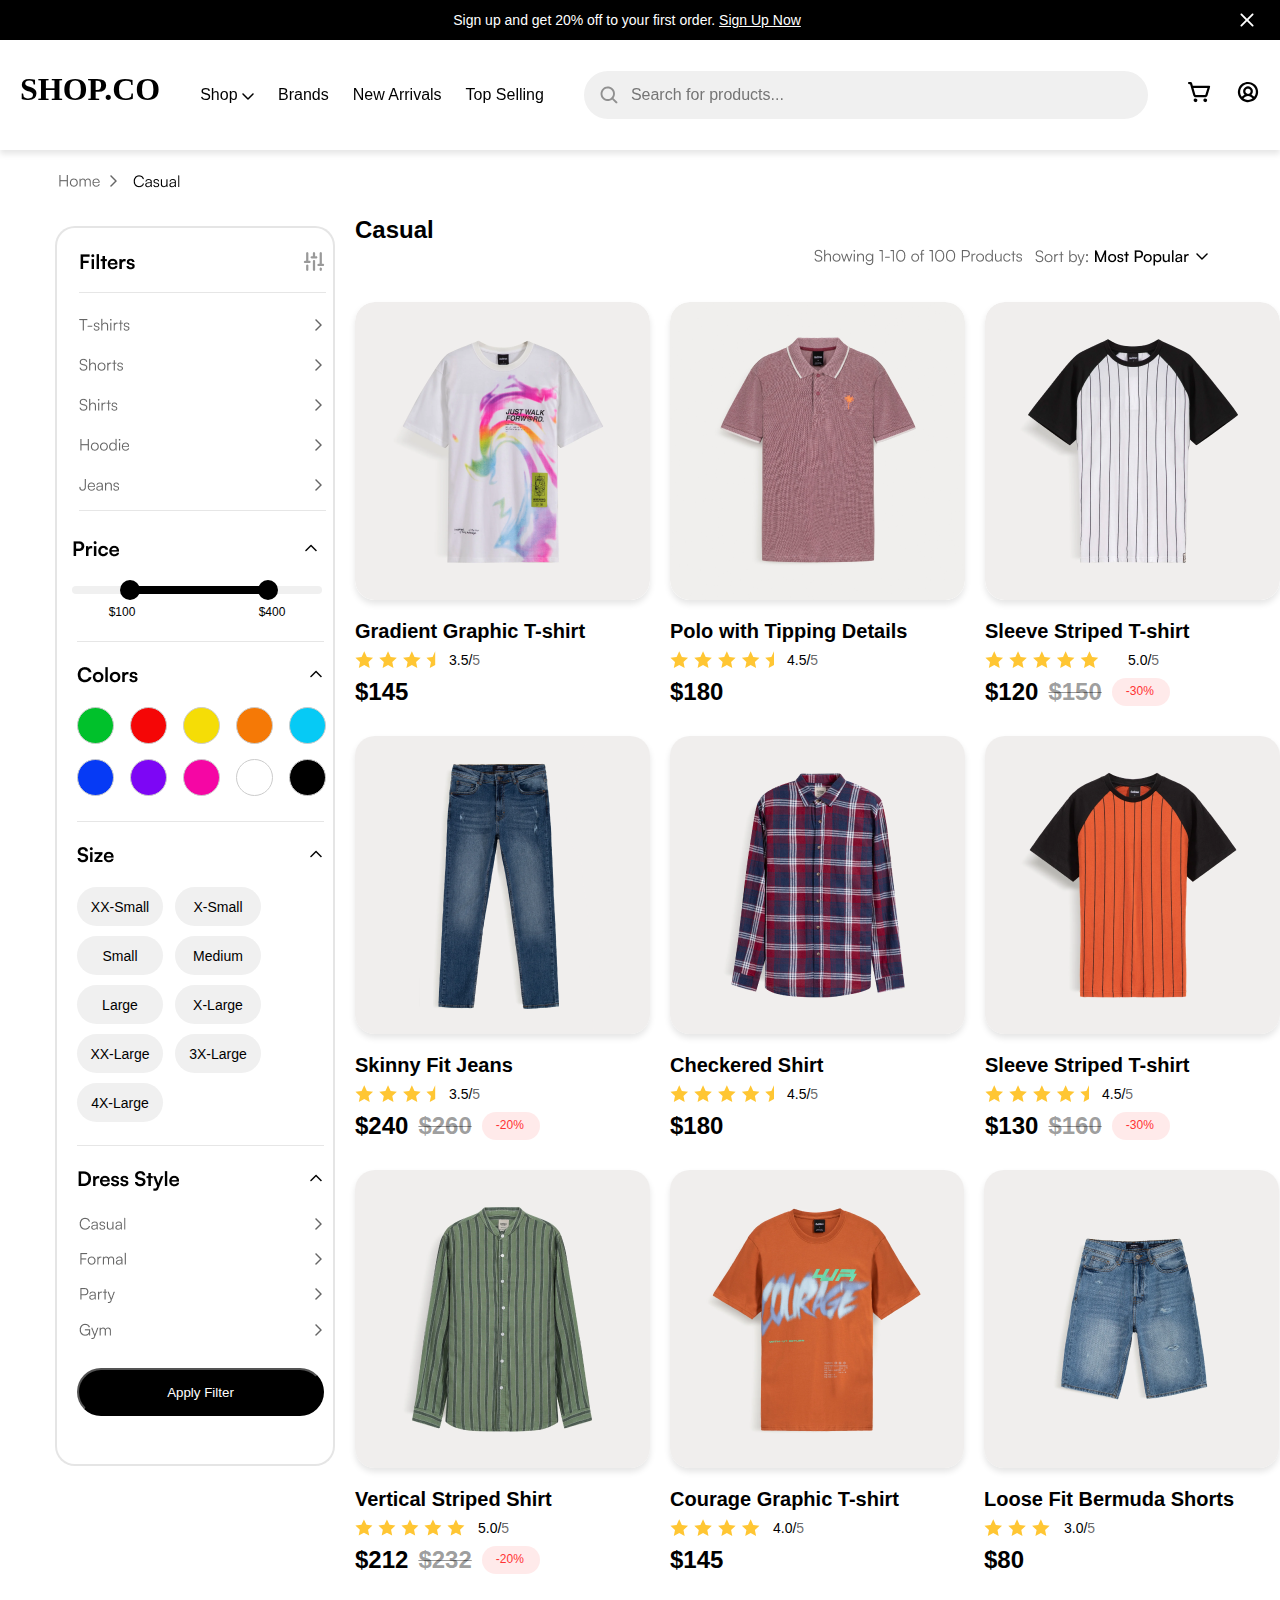
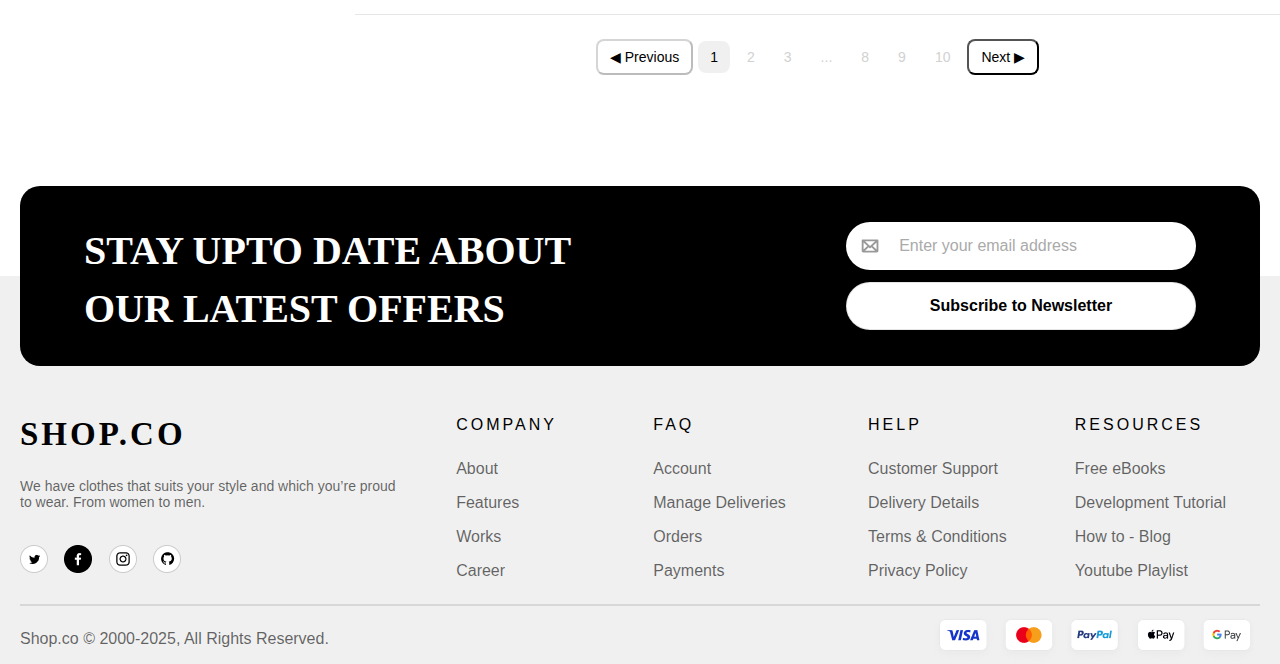
<file: categoria.html>
<!DOCTYPE html> 
<html lang="pt-br">
  <head>
    <meta charset="UTF-8" />
    <meta name="viewport" content="width=device-width, initial-scale=1.0" />
    <title>CategoryPage</title>
    <link
      rel="icon"
      type="image/x-icon"
      href="./illustration/imagens/favicon/shopco.png"
    />

    <link
      href="https://db.onlinewebfonts.com/a/b542g1IBJML3s1IJfDZIP2RzQIghh0ER"
      rel="stylesheet"
      type="text/css"
    />

    <link rel="stylesheet" href="./interaction/categoria.css">
    <link rel="stylesheet" href="./interaction/style.css">
    <script src="./interaction/main.js" defer></script>

  </head>

  <body id="top">

    <!-- Newsletter-bar -->

    <section class="newsleter">
      <div id="announcement-bar">
        <div class="announcement-container">
          <div class="announcement-text">
            <p>
              Sign up and get 20% off to your first order.
              <a href="#news">Sign Up Now</a>
            </p>
          </div>
          <div class="announcement-close">
            <button id="close-announcement">
              <svg
                width="14"
                height="14"
                viewBox="0 0 14 14"
                fill="none"
                xmlns="http://www.w3.org/2000/svg"
              >
                <path
                  d="M13.2882 11.9617C13.4644 12.1378 13.5633 12.3767 13.5633 12.6258C13.5633 12.8749 13.4644 13.1137 13.2882 13.2898C13.1121 13.466 12.8733 13.5649 12.6242 13.5649C12.3751 13.5649 12.1362 13.466 11.9601 13.2898L6.99997 8.32812L2.03825 13.2883C1.86213 13.4644 1.62326 13.5633 1.37418 13.5633C1.12511 13.5633 0.886243 13.4644 0.710122 13.2883C0.534002 13.1122 0.435059 12.8733 0.435059 12.6242C0.435059 12.3751 0.534002 12.1363 0.710122 11.9602L5.67184 7L0.711685 2.03828C0.535564 1.86216 0.436621 1.62329 0.436621 1.37422C0.436621 1.12515 0.535564 0.886277 0.711685 0.710157C0.887805 0.534036 1.12668 0.435093 1.37575 0.435093C1.62482 0.435093 1.86369 0.534036 2.03981 0.710157L6.99997 5.67188L11.9617 0.709375C12.1378 0.533255 12.3767 0.434312 12.6257 0.434312C12.8748 0.434312 13.1137 0.533255 13.2898 0.709375C13.4659 0.885496 13.5649 1.12437 13.5649 1.37344C13.5649 1.62251 13.4659 1.86138 13.2898 2.0375L8.32809 7L13.2882 11.9617Z"
                  fill="white"
                />
              </svg>
            </button>
          </div>
        </div>
      </div>
    </section>

    <!-- Navbar -->

    <section class="navbar">

      <!-- Desktop Nav Menu -->

      <nav id="desktop-nav" class="desktop nav">
        <div class="desktop-nav-container">
          <a href="#top" class="logo">SHOP.CO</a>

          <ul>
            <li class="shop">
              <a id="shhopanchor" href="#"
                >Shop
                <svg
                  xmlns="http://www.w3.org/2000/svg"
                  class="dropdown-icon"
                  width="12"
                  height="7"
                  viewBox="0 0 12 7"
                  fill="none"
                >
                  <path
                    d="M11.5306 1.53063L6.53063 6.53063C6.46095 6.60055 6.37816 6.65602 6.28699 6.69388C6.19583 6.73173 6.09809 6.75122 5.99938 6.75122C5.90067 
                    6.75122 5.80293 6.73173 5.71176 6.69388C5.6206 6.65602 5.53781 6.60055 5.46813 6.53063L0.468128 1.53063C0.327232 1.38973 0.248077 1.19864 0.248077 
                    0.999378C0.248077 0.80012 0.327232 0.609024 0.468128 0.468128C0.609025 0.327231 0.800121 0.248077 0.999378 0.248077C1.19864 0.248077 1.38973 0.327231 
                    1.53063 0.468128L6 4.9375L10.4694 0.467503C10.6103 0.326607 10.8014 0.247452 11.0006 0.247452C11.1999 0.247452 11.391 0.326607 11.5319 0.467503C11.6728 
                    0.608399 11.7519 0.799496 11.7519 0.998753C11.7519 1.19801 11.6728 1.38911 11.5319 1.53L11.5306 1.53063Z"
                    fill="black"/>
                </svg>
              </a>
              <div class="dropdown-container">
                <ul class="dropdown">
                  <li class="sections-clothes">
                    <a href="#">Clothes</a>
                    <div class="sections-container">
                      <ul class="sections">
                        <li><a href="#">See All</a></li>
                        <li><a href="#">Sets</a></li>
                        <li><a href="#">Tailoring</a></li>
                        <li><a href="#">Sports</a></li>
                        <li><a href="#">Plus Size</a></li>
                      </ul>
                    </div>
                  </li>
                  <li class="sections-clothes">
                    <a href="#">Men</a>
                    <div class="sections-container">
                      <ul class="sections">
                        <li><a href="#">T-shirts</a></li>
                        <li><a href="#">Tank tops</a></li>
                        <li><a href="#">Jacket</a></li>
                        <li><a href="#">Pants</a></li>
                        <li><a href="#">Shorts</a></li>
                      </ul>
                    </div>
                  </li>
                  <li class="sections-clothes">
                    <a href="#">Women</a>
                    <div class="sections-container">
                      <ul class="sections">
                        <li><a href="#">Dresses</a></li>
                        <li><a href="#">Blouses</a></li>
                        <li><a href="#">T-shirts</a></li>
                        <li><a href="#">Pants</a></li>
                        <li><a href="#">Skirts</a></li>
                      </ul>
                    </div>
                  </li>
                  <li class="sections-clothes">
                    <a href="#">Shoes</a>
                    <div class="sections-container">
                      <ul class="sections">
                        <li><a href="#">Sneakers</a></li>
                        <li><a href="#">Flip-flops</a></li>
                        <li><a href="#">Boots</a></li>
                        <li><a href="#">Shoes</a></li>
                        <li><a href="#">Sandals</a></li>
                      </ul>
                    </div>
                  </li>
                  <li class="sections-clothes">
                    <a href="#">Accessories</a>
                    <div class="sections-container">
                      <ul class="sections">
                        <li><a href="#">Watches</a></li>
                        <li><a href="#">Glasses</a></li>
                        <li><a href="#">Bags</a></li>
                        <li><a href="#">Belts</a></li>
                        <li><a href="#">Hats</a></li>
                      </ul>
                    </div>
                  </li>
                </ul>
              </div>
            </li>
            <li><a href="#acvcrds">Brands</a></li>
            <li><a href="#brand">New Arrivals</a></li>
            <li><a href="#firstbtn">Top Selling</a></li>
          </ul>

          <div class="search-container">
            <svg
              width="24"
              height="24"
              viewBox="0 0 24 24"
              fill="none"
              xmlns="http://www.w3.org/2000/svg"
            >
              <path
                d="M21.7959 20.2041L17.3437 15.75C18.6787 14.0104 19.3019 11.8282 19.087 9.64607C18.8722 7.4639 17.8353 5.44516 16.1867 3.99937C14.5382 2.55357 12.4014 1.78899 10.2098 1.86071C8.01829 1.93244 5.93607 2.8351 4.38558 4.38559C2.83509 5.93608 1.93243 8.0183 1.8607 10.2098C1.78898 12.4014 2.55356 14.5382 3.99936 16.1867C5.44515 17.8353 7.46389 18.8722 9.64606 19.087C11.8282 19.3019 14.0104 18.6787 15.75 17.3438L20.2059 21.8006C20.3106 21.9053 20.4348 21.9883 20.5715 22.0449C20.7083 22.1016 20.8548 22.1307 21.0028 22.1307C21.1508 22.1307 21.2973 22.1016 21.4341 22.0449C21.5708 21.9883 21.695 21.9053 21.7997 21.8006C21.9043 21.696 21.9873 21.5717 22.044 21.435C22.1006 21.2983 22.1298 21.1517 22.1298 21.0037C22.1298 20.8558 22.1006 20.7092 22.044 20.5725C21.9873 20.4358 21.9043 20.3115 21.7997 20.2069L21.7959 20.2041ZM4.12499 10.5C4.12499 9.23915 4.49888 8.0066 5.19938 6.95824C5.89987 5.90988 6.89551 5.09278 8.06039 4.61027C9.22527 4.12776 10.5071 4.00151 11.7437 4.2475C12.9803 4.49348 14.1162 5.10064 15.0078 5.9922C15.8994 6.88376 16.5065 8.01967 16.7525 9.2563C16.9985 10.4929 16.8722 11.7747 16.3897 12.9396C15.9072 14.1045 15.0901 15.1001 14.0418 15.8006C12.9934 16.5011 11.7608 16.875 10.5 16.875C8.80977 16.8733 7.18927 16.2011 5.99411 15.0059C4.79894 13.8107 4.12673 12.1902 4.12499 10.5Z"
                fill="black"
                fill-opacity="0.4"
              />
            </svg>
            <input type="text" placeholder="Search for products..." />
          </div>

          <ul>
            <li>
              <a href="#" class="icon"
                ><svg
                  width="24"
                  height="24"
                  viewBox="0 0 24 24"
                  fill="none"
                  xmlns="http://www.w3.org/2000/svg"
                >
                  <path
                    d="M9.375 20.25C9.375 20.6208 9.26503 20.9834 9.059 21.2917C8.85298 21.6 8.56014 21.8404 8.21753 21.9823C7.87492 22.1242 7.49792 22.1613 7.1342 22.089C6.77049 22.0166 6.4364 21.838 6.17417 21.5758C5.91195 21.3136 5.73337 20.9795 5.66103 20.6158C5.58868 20.2521 5.62581 19.8751 5.76773 19.5325C5.90964 19.1899 6.14996 18.897 6.45831 18.691C6.76665 18.485 7.12916 18.375 7.5 18.375C7.99728 18.375 8.47419 18.5725 8.82582 18.9242C9.17745 19.2758 9.375 19.7527 9.375 20.25ZM17.25 18.375C16.8792 18.375 16.5166 18.485 16.2083 18.691C15.9 18.897 15.6596 19.1899 15.5177 19.5325C15.3758 19.8751 15.3387 20.2521 15.411 20.6158C15.4834 20.9795 15.662 21.3136 15.9242 21.5758C16.1864 21.838 16.5205 22.0166 16.8842 22.089C17.2479 22.1613 17.6249 22.1242 17.9675 21.9823C18.3101 21.8404 18.603 21.6 18.809 21.2917C19.015 20.9834 19.125 20.6208 19.125 20.25C19.125 19.7527 18.9275 19.2758 18.5758 18.9242C18.2242 18.5725 17.7473 18.375 17.25 18.375ZM22.0753 7.08094L19.5169 15.3966C19.3535 15.9343 19.0211 16.4051 18.569 16.739C18.1169 17.0729 17.5692 17.2521 17.0072 17.25H7.77469C7.2046 17.2482 6.65046 17.0616 6.1953 16.7183C5.74015 16.3751 5.40848 15.8936 5.25 15.3459L2.04469 4.125H1.125C0.826631 4.125 0.540483 4.00647 0.329505 3.7955C0.118526 3.58452 0 3.29837 0 3C0 2.70163 0.118526 2.41548 0.329505 2.2045C0.540483 1.99353 0.826631 1.875 1.125 1.875H2.32687C2.73407 1.87626 3.12988 2.00951 3.45493 2.25478C3.77998 2.50004 4.01674 2.84409 4.12969 3.23531L4.81312 5.625H21C21.1761 5.62499 21.3497 5.6663 21.5069 5.74561C21.664 5.82492 21.8004 5.94001 21.905 6.08164C22.0096 6.22326 22.0795 6.38746 22.1091 6.56102C22.1387 6.73458 22.1271 6.91266 22.0753 7.08094ZM19.4766 7.875H5.45531L7.41375 14.7281C7.43617 14.8065 7.48354 14.8755 7.54867 14.9245C7.6138 14.9736 7.69315 15.0001 7.77469 15H17.0072C17.0875 15.0002 17.1656 14.9746 17.2303 14.927C17.2949 14.8794 17.3426 14.8123 17.3662 14.7356L19.4766 7.875Z"
                    fill="black"
                  />
                </svg>
              </a>
            </li>
            <li>
              <a href="#" class="icon"
                ><svg
                  width="24"
                  height="24"
                  viewBox="0 0 24 24"
                  fill="none"
                  xmlns="http://www.w3.org/2000/svg"
                >
                  <path
                    d="M12 1.875C9.99747 1.875 8.0399 2.46882 6.37486 3.58137C4.70981 4.69392 3.41206 6.27523 2.64572 8.12533C1.87939 9.97543 1.67888 12.0112 2.06955 13.9753C2.46023 15.9393 3.42454 17.7435 4.84055 19.1595C6.25656 20.5755 8.06066 21.5398 10.0247 21.9305C11.9888 22.3211 14.0246 22.1206 15.8747 21.3543C17.7248 20.5879 19.3061 19.2902 20.4186 17.6251C21.5312 15.9601 22.125 14.0025 22.125 12C22.122 9.3156 21.0543 6.74199 19.1562 4.84383C17.258 2.94567 14.6844 1.87798 12 1.875ZM7.45969 18.4284C7.98195 17.7143 8.66528 17.1335 9.45418 16.7331C10.2431 16.3327 11.1153 16.124 12 16.124C12.8847 16.124 13.7569 16.3327 14.5458 16.7331C15.3347 17.1335 16.0181 17.7143 16.5403 18.4284C15.2134 19.3695 13.6268 19.875 12 19.875C10.3732 19.875 8.78665 19.3695 7.45969 18.4284ZM9.375 11.25C9.375 10.7308 9.52896 10.2233 9.8174 9.79163C10.1058 9.35995 10.5158 9.0235 10.9955 8.82482C11.4751 8.62614 12.0029 8.57415 12.5121 8.67544C13.0213 8.77672 13.489 9.02673 13.8562 9.39384C14.2233 9.76096 14.4733 10.2287 14.5746 10.7379C14.6759 11.2471 14.6239 11.7749 14.4252 12.2545C14.2265 12.7342 13.8901 13.1442 13.4584 13.4326C13.0267 13.721 12.5192 13.875 12 13.875C11.3038 13.875 10.6361 13.5984 10.1438 13.1062C9.65157 12.6139 9.375 11.9462 9.375 11.25ZM18.1875 16.8694C17.4583 15.9419 16.5289 15.1914 15.4688 14.6737C16.1444 13.9896 16.6026 13.1208 16.7858 12.1769C16.9689 11.2329 16.8688 10.2558 16.498 9.36861C16.1273 8.4814 15.5024 7.72364 14.702 7.19068C13.9017 6.65771 12.9616 6.37334 12 6.37334C11.0384 6.37334 10.0983 6.65771 9.29797 7.19068C8.49762 7.72364 7.87275 8.4814 7.50198 9.36861C7.13121 10.2558 7.0311 11.2329 7.21424 12.1769C7.39739 13.1208 7.85561 13.9896 8.53125 14.6737C7.4711 15.1914 6.54168 15.9419 5.8125 16.8694C4.89661 15.7083 4.32614 14.3129 4.1664 12.8427C4.00665 11.3725 4.2641 9.88711 4.90925 8.55644C5.55441 7.22578 6.5612 6.10366 7.81439 5.31855C9.06757 4.53343 10.5165 4.11703 11.9953 4.11703C13.4741 4.11703 14.9231 4.53343 16.1762 5.31855C17.4294 6.10366 18.4362 7.22578 19.0814 8.55644C19.7265 9.88711 19.984 11.3725 19.8242 12.8427C19.6645 14.3129 19.094 15.7083 18.1781 16.8694H18.1875Z"
                    fill="black"
                  />
                </svg>
              </a>
            </li>
          </ul>
        </div>
      </nav>

      <!-- Mobile Nav Menu -->

      <nav id="mobile-nav" class="mobile nav">
        <div class="left-mobile-nav">
          <div class="menu-icon">
            <svg
              width="24"
              height="24"
              viewBox="0 0 24 24"
              fill="none"
              xmlns="http://www.w3.org/2000/svg"
            >
              <path
                d="M21.375 12C21.375 12.2984 21.2565 12.5845 21.0455 12.7955C20.8345 13.0065 20.5484 13.125 20.25 13.125H3.75C3.45163 13.125 3.16548 13.0065 2.9545 12.7955C2.74353 12.5845 2.625 12.2984 2.625 12C2.625 11.7016 2.74353 11.4155 2.9545 11.2045C3.16548 10.9935 3.45163 10.875 3.75 10.875H20.25C20.5484 10.875 20.8345 10.9935 21.0455 11.2045C21.2565 11.4155 21.375 11.7016 21.375 12ZM3.75 7.125H20.25C20.5484 7.125 20.8345 7.00647 21.0455 6.7955C21.2565 6.58452 21.375 6.29837 21.375 6C21.375 5.70163 21.2565 5.41548 21.0455 5.2045C20.8345 4.99353 20.5484 4.875 20.25 4.875H3.75C3.45163 4.875 3.16548 4.99353 2.9545 5.2045C2.74353 5.41548 2.625 5.70163 2.625 6C2.625 6.29837 2.74353 6.58452 2.9545 6.7955C3.16548 7.00647 3.45163 7.125 3.75 7.125ZM20.25 16.875H3.75C3.45163 16.875 3.16548 16.9935 2.9545 17.2045C2.74353 17.4155 2.625 17.7016 2.625 18C2.625 18.2984 2.74353 18.5845 2.9545 18.7955C3.16548 19.0065 3.45163 19.125 3.75 19.125H20.25C20.5484 19.125 20.8345 19.0065 21.0455 18.7955C21.2565 18.5845 21.375 18.2984 21.375 18C21.375 17.7016 21.2565 17.4155 21.0455 17.2045C20.8345 16.9935 20.5484 16.875 20.25 16.875Z"
                fill="black"
              />
            </svg>
          </div>

          <a href="#top" class="logo">SHOP.CO</a>
        </div>

        <div class="search-container">
          <svg
            width="24"
            height="24"
            viewBox="0 0 24 24"
            fill="none"
            xmlns="http://www.w3.org/2000/svg"
          >
            <path
              d="M21.7959 20.2041L17.3437 15.75C18.6787 14.0104 19.3019 11.8282 19.087 9.64607C18.8722 7.4639 17.8353 5.44516 16.1867 3.99937C14.5382 2.55357 12.4014 1.78899 10.2098 1.86071C8.01829 1.93244 5.93607 2.8351 4.38558 4.38559C2.83509 5.93608 1.93243 8.0183 1.8607 10.2098C1.78898 12.4014 2.55356 14.5382 3.99936 16.1867C5.44515 17.8353 7.46389 18.8722 9.64606 19.087C11.8282 19.3019 14.0104 18.6787 15.75 17.3438L20.2059 21.8006C20.3106 21.9053 20.4348 21.9883 20.5715 22.0449C20.7083 22.1016 20.8548 22.1307 21.0028 22.1307C21.1508 22.1307 21.2973 22.1016 21.4341 22.0449C21.5708 21.9883 21.695 21.9053 21.7997 21.8006C21.9043 21.696 21.9873 21.5717 22.044 21.435C22.1006 21.2983 22.1298 21.1517 22.1298 21.0037C22.1298 20.8558 22.1006 20.7092 22.044 20.5725C21.9873 20.4358 21.9043 20.3115 21.7997 20.2069L21.7959 20.2041ZM4.12499 10.5C4.12499 9.23915 4.49888 8.0066 5.19938 6.95824C5.89987 5.90988 6.89551 5.09278 8.06039 4.61027C9.22527 4.12776 10.5071 4.00151 11.7437 4.2475C12.9803 4.49348 14.1162 5.10064 15.0078 5.9922C15.8994 6.88376 16.5065 8.01967 16.7525 9.2563C16.9985 10.4929 16.8722 11.7747 16.3897 12.9396C15.9072 14.1045 15.0901 15.1001 14.0418 15.8006C12.9934 16.5011 11.7608 16.875 10.5 16.875C8.80977 16.8733 7.18927 16.2011 5.99411 15.0059C4.79894 13.8107 4.12673 12.1902 4.12499 10.5Z"
              fill="black"
              fill-opacity="0.4"
            />
          </svg>
          <input type="text" placeholder="Search for products..." />
        </div>

        <ul>
          <li>
            <a href="#" class="icon"
              ><svg
                width="22"
                height="22"
                viewBox="0 0 22 22"
                fill="none"
                xmlns="http://www.w3.org/2000/svg"
              >
                <path
                  d="M20.7959 19.2041L16.3437 14.75C17.6787 13.0104 18.3019 10.8282 18.087 8.64607C17.8722 6.4639 16.8353 4.44516 15.1867 2.99937C13.5382 1.55357 11.4014 0.788988 9.20984 0.860713C7.01829 0.932437 4.93607 1.8351 3.38558 3.38559C1.83509 4.93608 0.932429 7.0183 0.860705 9.20985C0.78898 11.4014 1.55356 13.5382 2.99936 15.1867C4.44515 16.8353 6.46389 17.8722 8.64606 18.087C10.8282 18.3019 13.0104 17.6787 14.75 16.3438L19.2059 20.8006C19.3106 20.9053 19.4348 20.9883 19.5715 21.0449C19.7083 21.1016 19.8548 21.1307 20.0028 21.1307C20.1508 21.1307 20.2973 21.1016 20.4341 21.0449C20.5708 20.9883 20.695 20.9053 20.7997 20.8006C20.9043 20.696 20.9873 20.5717 21.044 20.435C21.1006 20.2983 21.1298 20.1517 21.1298 20.0037C21.1298 19.8558 21.1006 19.7092 21.044 19.5725C20.9873 19.4358 20.9043 19.3115 20.7997 19.2069L20.7959 19.2041ZM3.12499 9.5C3.12499 8.23915 3.49888 7.0066 4.19938 5.95824C4.89987 4.90988 5.89551 4.09278 7.06039 3.61027C8.22527 3.12776 9.50707 3.00151 10.7437 3.2475C11.9803 3.49348 13.1162 4.10064 14.0078 4.9922C14.8994 5.88376 15.5065 7.01967 15.7525 8.2563C15.9985 9.49293 15.8722 10.7747 15.3897 11.9396C14.9072 13.1045 14.0901 14.1001 13.0418 14.8006C11.9934 15.5011 10.7608 15.875 9.49999 15.875C7.80977 15.8733 6.18927 15.2011 4.99411 14.0059C3.79894 12.8107 3.12673 11.1902 3.12499 9.5Z"
                  fill="black"
                />
              </svg>
            </a>
          </li>
          <li>
            <a href="#" class="icon"
              ><svg
                width="24"
                height="24"
                viewBox="0 0 24 24"
                fill="none"
                xmlns="http://www.w3.org/2000/svg"
              >
                <path
                  d="M9.375 20.25C9.375 20.6208 9.26503 20.9834 9.059 21.2917C8.85298 21.6 8.56014 21.8404 8.21753 21.9823C7.87492 22.1242 7.49792 22.1613 7.1342 22.089C6.77049 22.0166 6.4364 21.838 6.17417 21.5758C5.91195 21.3136 5.73337 20.9795 5.66103 20.6158C5.58868 20.2521 5.62581 19.8751 5.76773 19.5325C5.90964 19.1899 6.14996 18.897 6.45831 18.691C6.76665 18.485 7.12916 18.375 7.5 18.375C7.99728 18.375 8.47419 18.5725 8.82582 18.9242C9.17745 19.2758 9.375 19.7527 9.375 20.25ZM17.25 18.375C16.8792 18.375 16.5166 18.485 16.2083 18.691C15.9 18.897 15.6596 19.1899 15.5177 19.5325C15.3758 19.8751 15.3387 20.2521 15.411 20.6158C15.4834 20.9795 15.662 21.3136 15.9242 21.5758C16.1864 21.838 16.5205 22.0166 16.8842 22.089C17.2479 22.1613 17.6249 22.1242 17.9675 21.9823C18.3101 21.8404 18.603 21.6 18.809 21.2917C19.015 20.9834 19.125 20.6208 19.125 20.25C19.125 19.7527 18.9275 19.2758 18.5758 18.9242C18.2242 18.5725 17.7473 18.375 17.25 18.375ZM22.0753 7.08094L19.5169 15.3966C19.3535 15.9343 19.0211 16.4051 18.569 16.739C18.1169 17.0729 17.5692 17.2521 17.0072 17.25H7.77469C7.2046 17.2482 6.65046 17.0616 6.1953 16.7183C5.74015 16.3751 5.40848 15.8936 5.25 15.3459L2.04469 4.125H1.125C0.826631 4.125 0.540483 4.00647 0.329505 3.7955C0.118526 3.58452 0 3.29837 0 3C0 2.70163 0.118526 2.41548 0.329505 2.2045C0.540483 1.99353 0.826631 1.875 1.125 1.875H2.32687C2.73407 1.87626 3.12988 2.00951 3.45493 2.25478C3.77998 2.50004 4.01674 2.84409 4.12969 3.23531L4.81312 5.625H21C21.1761 5.62499 21.3497 5.6663 21.5069 5.74561C21.664 5.82492 21.8004 5.94001 21.905 6.08164C22.0096 6.22326 22.0795 6.38746 22.1091 6.56102C22.1387 6.73458 22.1271 6.91266 22.0753 7.08094ZM19.4766 7.875H5.45531L7.41375 14.7281C7.43617 14.8065 7.48354 14.8755 7.54867 14.9245C7.6138 14.9736 7.69315 15.0001 7.77469 15H17.0072C17.0875 15.0002 17.1656 14.9746 17.2303 14.927C17.2949 14.8794 17.3426 14.8123 17.3662 14.7356L19.4766 7.875Z"
                  fill="black"
                />
              </svg>
            </a>
          </li>
          <li>
            <a href="#" class="icon"
              ><svg
                width="24"
                height="24"
                viewBox="0 0 24 24"
                fill="none"
                xmlns="http://www.w3.org/2000/svg"
              >
                <path
                  d="M12 1.875C9.99747 1.875 8.0399 2.46882 6.37486 3.58137C4.70981 4.69392 3.41206 6.27523 2.64572 8.12533C1.87939 9.97543 1.67888 12.0112 2.06955 13.9753C2.46023 15.9393 3.42454 17.7435 4.84055 19.1595C6.25656 20.5755 8.06066 21.5398 10.0247 21.9305C11.9888 22.3211 14.0246 22.1206 15.8747 21.3543C17.7248 20.5879 19.3061 19.2902 20.4186 17.6251C21.5312 15.9601 22.125 14.0025 22.125 12C22.122 9.3156 21.0543 6.74199 19.1562 4.84383C17.258 2.94567 14.6844 1.87798 12 1.875ZM7.45969 18.4284C7.98195 17.7143 8.66528 17.1335 9.45418 16.7331C10.2431 16.3327 11.1153 16.124 12 16.124C12.8847 16.124 13.7569 16.3327 14.5458 16.7331C15.3347 17.1335 16.0181 17.7143 16.5403 18.4284C15.2134 19.3695 13.6268 19.875 12 19.875C10.3732 19.875 8.78665 19.3695 7.45969 18.4284ZM9.375 11.25C9.375 10.7308 9.52896 10.2233 9.8174 9.79163C10.1058 9.35995 10.5158 9.0235 10.9955 8.82482C11.4751 8.62614 12.0029 8.57415 12.5121 8.67544C13.0213 8.77672 13.489 9.02673 13.8562 9.39384C14.2233 9.76096 14.4733 10.2287 14.5746 10.7379C14.6759 11.2471 14.6239 11.7749 14.4252 12.2545C14.2265 12.7342 13.8901 13.1442 13.4584 13.4326C13.0267 13.721 12.5192 13.875 12 13.875C11.3038 13.875 10.6361 13.5984 10.1438 13.1062C9.65157 12.6139 9.375 11.9462 9.375 11.25ZM18.1875 16.8694C17.4583 15.9419 16.5289 15.1914 15.4688 14.6737C16.1444 13.9896 16.6026 13.1208 16.7858 12.1769C16.9689 11.2329 16.8688 10.2558 16.498 9.36861C16.1273 8.4814 15.5024 7.72364 14.702 7.19068C13.9017 6.65771 12.9616 6.37334 12 6.37334C11.0384 6.37334 10.0983 6.65771 9.29797 7.19068C8.49762 7.72364 7.87275 8.4814 7.50198 9.36861C7.13121 10.2558 7.0311 11.2329 7.21424 12.1769C7.39739 13.1208 7.85561 13.9896 8.53125 14.6737C7.4711 15.1914 6.54168 15.9419 5.8125 16.8694C4.89661 15.7083 4.32614 14.3129 4.1664 12.8427C4.00665 11.3725 4.2641 9.88711 4.90925 8.55644C5.55441 7.22578 6.5612 6.10366 7.81439 5.31855C9.06757 4.53343 10.5165 4.11703 11.9953 4.11703C13.4741 4.11703 14.9231 4.53343 16.1762 5.31855C17.4294 6.10366 18.4362 7.22578 19.0814 8.55644C19.7265 9.88711 19.984 11.3725 19.8242 12.8427C19.6645 14.3129 19.094 15.7083 18.1781 16.8694H18.1875Z"
                  fill="black"
                />
              </svg>
            </a>
          </li>
        </ul>
      </nav>

      <div class="focuswidth">
        <div class="mobile-nav-container">
          <ul>
            <li><a id="shhopanchor" href="#">Shop</a></li>
            <li><a href="#acvcrds">Brands</a></li>
            <li><a href="#brand">New Arrivals</a></li>
            <li><a href="#firstbtn">Top Selling</a></li>
          </ul>
        </div>

        <div class="transparentbkg"></div>
      </div>

    </section>
    
    <img class="homecasual" src="illustration/imagens/categoria/homecasual.png">

    <section>

      <div class="container">
        <div class="coluna-esquerda">
          <div class="filtros">
            <img class="filter" src="illustration/imagens/categoria/filter.png"><br>
            <img class="linhaf" src="illustration/imagens/categoria/linhaf.png"><br>
            <img class="t1" src="illustration/imagens/categoria/t1.png"><br>
            <img class="s2" src="illustration/imagens/categoria/s2.png"><br>
            <img class="s3" src="illustration/imagens/categoria/s3.png"><br>
            <img class="h4" src="illustration/imagens/categoria/h4.png"><br>
            <img class="j5" src="illustration/imagens/categoria/j5.png"><br>
            <img class="linhaf" src="illustration/imagens/categoria/linhaf.png"><br>
          </div>

          <div class="preco">
            <img class="t1" src="illustration/imagens/categoria/preco.png"><br>

            <div class="slider-container">
              <div class="slider-track"></div> <!-- Linha base -->
              <div class="range-track" id="range-track"></div> <!-- Linha azul dinâmica -->
          
              <input type="range" id="min" min="0" max="500" value="100" step="1">
              <input type="range" id="max" min="0" max="500" value="400" step="1">
          
              <div class="value" id="min-value">$100</div>
              <div class="value" id="max-value">$400</div>
            </div>
          </div>
          <img class="linhaff" src="illustration/imagens/categoria/linhaf.png"><br>

          <div class="cores">
            <img class="co" src="illustration/imagens/categoria/coress.png"><br>

            <div class="color-picker">
              <div class="color-btn" data-color="#FF0000" style="background-color: #00C12B;"></div>
              <div class="color-btn" data-color="#00FF00" style="background-color: #F50606;"></div>
              <div class="color-btn" data-color="#0000FF" style="background-color: #F5DD06;"></div>
              <div class="color-btn" data-color="#0000FF" style="background-color: #F57906;"></div>
              <div class="color-btn" data-color="#0000FF" style="background-color: #06CAF5;"></div>
            </div>
            <div class="color-picker">
              <div class="color-btn" data-color="#0000FF" style="background-color: #063AF5;"></div>
              <div class="color-btn" data-color="#0000FF" style="background-color: #7D06F5;"></div>
              <div class="color-btn" data-color="#0000FF" style="background-color: #F506A4;"></div>
              <div class="color-btn" data-color="#0000FF" style="background-color: #FFFFFF;"></div>
              <div class="color-btn" data-color="#0000FF" style="background-color: #000000;"></div>
            </div>
          </div>
          <img class="linhafff" src="illustration/imagens/categoria/linhaf.png"><br>

          <div>
            <img class="sizess" src="illustration/imagens/categoria/sizes.png"><br>
            <div class="size-picker">
              <div class="size-btn" data-size="S">XX-Small</div>
              <div class="size-btn" data-size="M">X-Small</div>
            </div>
            <div class="size-picker">
              <div class="size-btn" data-size="S">Small</div>
              <div class="size-btn" data-size="M">Medium</div>
            </div>
            <div class="size-picker">
              <div class="size-btn" data-size="S">Large</div>
              <div class="size-btn" data-size="M">X-Large</div>
            </div>
            <div class="size-picker">
              <div class="size-btn" data-size="S">XX-Large</div>
              <div class="size-btn" data-size="M">3X-Large</div>
            </div>
            <div class="size-picker">
              <div class="size-btn" data-size="M">4X-Large</div>
            </div>
            <img class="liinhaff" src="illustration/imagens/categoria/linhaf.png"><br>

            <div>
              <img class="dress" src="illustration/imagens/categoria/dress.png">
              <div class="filtros">
                <img class="c1" src="illustration/imagens/categoria/c1.png"><br>
                <img class="f2" src="illustration/imagens/categoria/f2.png"><br>
                <img class="p3" src="illustration/imagens/categoria/p3.png"><br>
                <img class="g4" src="illustration/imagens/categoria/g4.png"><br>
              </div>
            </div>
            <button class="btnn">Apply Filter</button>
          </div>
        </div>

        <div class="coluna-direita">
          <h2 class="darkheade">Casual<img class="mostpopular" src="illustration/imagens/categoria/mostpopular.png"></h2>
          <section class="clothes-section">
            <div class="mobile-nowrap wrapper">
      
              <div class="clothes-cards">
                <div class="clothing-card">
                  <a href="#">
                    <img
                      src="./illustration/imagens/produtos/gradiente.png"
                      class="clothesimg"
                      alt="Skinny dark jeans pants"
                      draggable="false"
                    />
                    <div class="info">
                      <p>Gradient Graphic T-shirt</p>
                    </div>
                  </a>
                  <div class="rating">
                    <svg
                      width="81"
                      height="19"
                      viewBox="0 0 81 19"
                      fill="none"
                      xmlns="http://www.w3.org/2000/svg"
                    >
                      <path
                        d="M9.24494 0.255005L11.8641 5.89491L18.0374 6.6431L13.4829 10.8769L14.679 16.9793L9.24494 13.956L3.8109 16.9793L5.00697 10.8769L0.452479 6.6431L6.62573 5.89491L9.24494 0.255005Z"
                        fill="#FFC633"
                      />
                      <path
                        d="M33.0468 0.255005L35.666 5.89491L41.8393 6.6431L37.2848 10.8769L38.4809 16.9793L33.0468 13.956L27.6128 16.9793L28.8089 10.8769L24.2544 6.6431L30.4276 5.89491L33.0468 0.255005Z"
                        fill="#FFC633"
                      />
                      <path
                        d="M56.8487 0.255005L59.4679 5.89491L65.6412 6.6431L61.0867 10.8769L62.2827 16.9793L56.8487 13.956L51.4147 16.9793L52.6107 10.8769L48.0562 6.6431L54.2295 5.89491L56.8487 0.255005Z"
                        fill="#FFC633"
                      />
                      <path
                        d="M74.7641 16.9793L80.1981 13.956V0.255005L77.5789 5.89491L71.4056 6.6431L75.9601 10.8769L74.7641 16.9793Z"
                        fill="#FFC633"
                      />
                    </svg>
                    <p>3.5/<span>5</span></p>
                  </div>
                  <div class="price">
                    <p>$145</p>
                  </div>
                </div>
      
                <div class="clothing-card">
                  <a href="#">
                    <img
                      src="./illustration/imagens/produtos/tipping.png"
                      class="clothesimg"
                      alt="Shirt checkered with a Red and blue pattern"
                      draggable="false"
                    />
                    <div class="info">
                      <p>Polo with Tipping Details</p>
                    </div>
                  </a>
                  <div class="rating">
                    <svg
                      width="104"
                      height="19"
                      viewBox="0 0 104 19"
                      fill="none"
                      xmlns="http://www.w3.org/2000/svg"
                    >
                      <path
                        d="M9.24494 0.255005L11.8641 5.89491L18.0374 6.6431L13.4829 10.8769L14.679 16.9793L9.24494 13.956L3.8109 16.9793L5.00697 10.8769L0.452479 6.6431L6.62573 5.89491L9.24494 0.255005Z"
                        fill="#FFC633"
                      />
                      <path
                        d="M33.0468 0.255005L35.666 5.89491L41.8393 6.6431L37.2848 10.8769L38.4809 16.9793L33.0468 13.956L27.6128 16.9793L28.8089 10.8769L24.2544 6.6431L30.4276 5.89491L33.0468 0.255005Z"
                        fill="#FFC633"
                      />
                      <path
                        d="M56.8487 0.255005L59.4679 5.89491L65.6412 6.6431L61.0867 10.8769L62.2827 16.9793L56.8487 13.956L51.4147 16.9793L52.6107 10.8769L48.0562 6.6431L54.2295 5.89491L56.8487 0.255005Z"
                        fill="#FFC633"
                      />
                      <path
                        d="M80.6506 0.255005L83.2698 5.89491L89.4431 6.6431L84.8886 10.8769L86.0846 16.9793L80.6506 13.956L75.2166 16.9793L76.4126 10.8769L71.8581 6.6431L78.0314 5.89491L80.6506 0.255005Z"
                        fill="#FFC633"
                      />
                      <path
                        d="M98.566 16.9793L104 13.956V0.255005L101.381 5.89491L95.2075 6.6431L99.762 10.8769L98.566 16.9793Z"
                        fill="#FFC633"
                      />
                    </svg>
                    <p>4.5/<span>5</span></p>
                  </div>
                  <div class="price">
                    <p>$180</p>
                  </div>
                </div>
      
                <div class="clothing-card">
                  <a href="#">
                    <img
                      src="./illustration/imagens/produtos/blackshirt.png"
                      class="clothesimg"
                      alt="Vertical striped orange t-shirt with orange sleeves"
                      draggable="false"
                    />
                    <div class="info">
                      <p>Sleeve Striped T-shirt</p>
                    </div>
                  </a>
                  <div class="rating">
                    <svg
                      width="130"
                      height="19"
                      viewBox="0 0 130 19"
                      fill="none"
                      xmlns="http://www.w3.org/2000/svg"
                    >
                      <path
                        d="M9.24494 0.255005L11.8641 5.89491L18.0374 6.6431L13.4829 10.8769L14.679 16.9793L9.24494 13.956L3.8109 16.9793L5.00697 10.8769L0.452479 6.6431L6.62573 5.89491L9.24494 0.255005Z"
                        fill="#FFC633"
                      />
                      <path
                        d="M33.0468 0.255005L35.666 5.89491L41.8393 6.6431L37.2848 10.8769L38.4809 16.9793L33.0468 13.956L27.6128 16.9793L28.8089 10.8769L24.2544 6.6431L30.4276 5.89491L33.0468 0.255005Z"
                        fill="#FFC633"
                      />
                      <path
                        d="M56.8487 0.255005L59.4679 5.89491L65.6412 6.6431L61.0867 10.8769L62.2827 16.9793L56.8487 13.956L51.4147 16.9793L52.6107 10.8769L48.0562 6.6431L54.2295 5.89491L56.8487 0.255005Z"
                        fill="#FFC633"
                      />
                      <path
                        d="M80.6506 0.255005L83.2698 5.89491L89.4431 6.6431L84.8886 10.8769L86.0846 16.9793L80.6506 13.956L75.2166 16.9793L76.4126 10.8769L71.8581 6.6431L78.0314 5.89491L80.6506 0.255005Z"
                        fill="#FFC633"
                      />
                      <path
                        d="M104.452 0.255005L107.071 5.89491L113.245 6.6431L108.69 10.8769L109.886 16.9793L104.452 13.956L99.0177 16.9793L100.214 10.8769L95.6598 6.6431L101.833 5.89491L104.452 0.255005Z"
                        fill="#FFC633"
                      />
                    </svg>
      
                    <p>5.0/<span>5</span></p>
                  </div>
                  <div class="price">
                    <p>$120</p>
                    <p class="fullprice">$150</p>
                    <p class="descontprct">-30%</p>
                  </div>
                </div>
              </div>
            </div>
          </section>

          <section class="clothes-section">
            <div class="mobile-nowrap wrapper">
              <div class="clothes-cards">
                <div class="clothing-card">
                  <a href="#">
                    <img
                      src="./illustration/imagens/newarrivals/image 8.png"
                      class="clothesimg"
                      alt="Skinny dark jeans pants"
                      draggable="false"
                    />
                    <div class="info">
                      <p>Skinny Fit Jeans</p>
                    </div>
                  </a>
                  <div class="rating">
                    <svg
                      width="81"
                      height="19"
                      viewBox="0 0 81 19"
                      fill="none"
                      xmlns="http://www.w3.org/2000/svg"
                    >
                      <path
                        d="M9.24494 0.255005L11.8641 5.89491L18.0374 6.6431L13.4829 10.8769L14.679 16.9793L9.24494 13.956L3.8109 16.9793L5.00697 10.8769L0.452479 6.6431L6.62573 5.89491L9.24494 0.255005Z"
                        fill="#FFC633"
                      />
                      <path
                        d="M33.0468 0.255005L35.666 5.89491L41.8393 6.6431L37.2848 10.8769L38.4809 16.9793L33.0468 13.956L27.6128 16.9793L28.8089 10.8769L24.2544 6.6431L30.4276 5.89491L33.0468 0.255005Z"
                        fill="#FFC633"
                      />
                      <path
                        d="M56.8487 0.255005L59.4679 5.89491L65.6412 6.6431L61.0867 10.8769L62.2827 16.9793L56.8487 13.956L51.4147 16.9793L52.6107 10.8769L48.0562 6.6431L54.2295 5.89491L56.8487 0.255005Z"
                        fill="#FFC633"
                      />
                      <path
                        d="M74.7641 16.9793L80.1981 13.956V0.255005L77.5789 5.89491L71.4056 6.6431L75.9601 10.8769L74.7641 16.9793Z"
                        fill="#FFC633"
                      />
                    </svg>
                    <p>3.5/<span>5</span></p>
                  </div>
                  <div class="price">
                    <p>$240</p>
                    <p class="fullprice">$260</p>
                    <p class="descontprct">-20%</p>
                  </div>
                </div>
      
                <div class="clothing-card">
                  <a href="#">
                    <img
                      src="./illustration/imagens/newarrivals/image 9.png"
                      class="clothesimg"
                      alt="Shirt checkered with a Red and blue pattern"
                      draggable="false"
                    />
                    <div class="info">
                      <p>Checkered Shirt</p>
                    </div>
                  </a>
                  <div class="rating">
                    <svg
                      width="104"
                      height="19"
                      viewBox="0 0 104 19"
                      fill="none"
                      xmlns="http://www.w3.org/2000/svg"
                    >
                      <path
                        d="M9.24494 0.255005L11.8641 5.89491L18.0374 6.6431L13.4829 10.8769L14.679 16.9793L9.24494 13.956L3.8109 16.9793L5.00697 10.8769L0.452479 6.6431L6.62573 5.89491L9.24494 0.255005Z"
                        fill="#FFC633"
                      />
                      <path
                        d="M33.0468 0.255005L35.666 5.89491L41.8393 6.6431L37.2848 10.8769L38.4809 16.9793L33.0468 13.956L27.6128 16.9793L28.8089 10.8769L24.2544 6.6431L30.4276 5.89491L33.0468 0.255005Z"
                        fill="#FFC633"
                      />
                      <path
                        d="M56.8487 0.255005L59.4679 5.89491L65.6412 6.6431L61.0867 10.8769L62.2827 16.9793L56.8487 13.956L51.4147 16.9793L52.6107 10.8769L48.0562 6.6431L54.2295 5.89491L56.8487 0.255005Z"
                        fill="#FFC633"
                      />
                      <path
                        d="M80.6506 0.255005L83.2698 5.89491L89.4431 6.6431L84.8886 10.8769L86.0846 16.9793L80.6506 13.956L75.2166 16.9793L76.4126 10.8769L71.8581 6.6431L78.0314 5.89491L80.6506 0.255005Z"
                        fill="#FFC633"
                      />
                      <path
                        d="M98.566 16.9793L104 13.956V0.255005L101.381 5.89491L95.2075 6.6431L99.762 10.8769L98.566 16.9793Z"
                        fill="#FFC633"
                      />
                    </svg>
                    <p>4.5/<span>5</span></p>
                  </div>
                  <div class="price">
                    <p>$180</p>
                  </div>
                </div>
      
                <div class="clothing-card">
                  <a href="#">
                    <img
                      src="./illustration/imagens/newarrivals/image 10.png"
                      class="clothesimg"
                      alt="Vertical striped orange t-shirt with orange sleeves"
                      draggable="false"
                    />
                    <div class="info">
                      <p>Sleeve Striped T-shirt</p>
                    </div>
                  </a>
                  <div class="rating">
                    <svg
                      width="104"
                      height="19"
                      viewBox="0 0 104 19"
                      fill="none"
                      xmlns="http://www.w3.org/2000/svg"
                    >
                      <path
                        d="M9.24494 0.255005L11.8641 5.89491L18.0374 6.6431L13.4829 10.8769L14.679 16.9793L9.24494 13.956L3.8109 16.9793L5.00697 10.8769L0.452479 6.6431L6.62573 5.89491L9.24494 0.255005Z"
                        fill="#FFC633"
                      />
                      <path
                        d="M33.0468 0.255005L35.666 5.89491L41.8393 6.6431L37.2848 10.8769L38.4809 16.9793L33.0468 13.956L27.6128 16.9793L28.8089 10.8769L24.2544 6.6431L30.4276 5.89491L33.0468 0.255005Z"
                        fill="#FFC633"
                      />
                      <path
                        d="M56.8487 0.255005L59.4679 5.89491L65.6412 6.6431L61.0867 10.8769L62.2827 16.9793L56.8487 13.956L51.4147 16.9793L52.6107 10.8769L48.0562 6.6431L54.2295 5.89491L56.8487 0.255005Z"
                        fill="#FFC633"
                      />
                      <path
                        d="M80.6506 0.255005L83.2698 5.89491L89.4431 6.6431L84.8886 10.8769L86.0846 16.9793L80.6506 13.956L75.2166 16.9793L76.4126 10.8769L71.8581 6.6431L78.0314 5.89491L80.6506 0.255005Z"
                        fill="#FFC633"
                      />
                      <path
                        d="M98.566 16.9793L104 13.956V0.255005L101.381 5.89491L95.2075 6.6431L99.762 10.8769L98.566 16.9793Z"
                        fill="#FFC633"
                      />
                    </svg>
                    <p>4.5/<span>5</span></p>
                  </div>
                  <div class="price">
                    <p>$130</p>
                    <p class="fullprice">$160</p>
                    <p class="descontprct">-30%</p>
                  </div>
                </div>
              </div>
            </div>
          </section>

          <section class="clothes-section">
            <div class="mobile-nowrap wrapper">      
              <div class="clothes-cards">
                <div class="clothing-card">
                  <a href="#">
                    <img
                      src="./illustration/imagens/topsealing/image 7.png"
                      class="clothesimg"
                      alt="Black T-shirt with small stamp"
                      draggable="false"
                    />
                    <div class="info">
                      <p>Vertical Striped Shirt</p>
                    </div>
                  </a>
                  <div class="rating">
                    <svg
                      width="110"
                      height="23"
                      viewBox="0 0 139 23"
                      fill="none"
                      xmlns="http://www.w3.org/2000/svg"
                    >
                      <path
                        d="M11.2895 0L14.4879 6.8872L22.0264 7.80085L16.4647 12.971L17.9253 20.4229L11.2895 16.731L4.6537 20.4229L6.11428 12.971L0.552547 7.80085L8.09104 6.8872L11.2895 0Z"
                        fill="#FFC633"
                      />
                      <path
                        d="M40.3553 0L43.5537 6.8872L51.0922 7.80085L45.5305 12.971L46.9911 20.4229L40.3553 16.731L33.7195 20.4229L35.1801 12.971L29.6183 7.80085L37.1568 6.8872L40.3553 0Z"
                        fill="#FFC633"
                      />
                      <path
                        d="M69.421 0L72.6195 6.8872L80.158 7.80085L74.5962 12.971L76.0568 20.4229L69.421 16.731L62.7852 20.4229L64.2458 12.971L58.6841 7.80085L66.2226 6.8872L69.421 0Z"
                        fill="#FFC633"
                      />
                      <path
                        d="M98.4868 0L101.685 6.8872L109.224 7.80085L103.662 12.971L105.123 20.4229L98.4868 16.731L91.851 20.4229L93.3116 12.971L87.7498 7.80085L95.2883 6.8872L98.4868 0Z"
                        fill="#FFC633"
                      />
                      <path
                        d="M127.553 0L130.751 6.8872L138.289 7.80085L132.728 12.971L134.188 20.4229L127.553 16.731L120.917 20.4229L122.377 12.971L116.816 7.80085L124.354 6.8872L127.553 0Z"
                        fill="#FFC633"
                      />
                    </svg>
                    <p>5.0/<span>5</span></p>
                  </div>
                  <div class="price">
                    <p>$212</p>
                    <p class="fullprice">$232</p>
                    <p class="descontprct">-20%</p>
                  </div>
                </div>
      
                <div class="clothing-card">
                  <a href="#">
                    <img
                      src="./illustration/imagens/topsealing/image 8.png"
                      class="clothesimg"
                      alt="Skinny dark jeans pants"
                      draggable="false"
                    />
                    <div class="info">
                      <p>Courage Graphic T-shirt</p>
                    </div>
                  </a>
                  <div class="rating">
                    <svg
                      width="90"
                      height="19"
                      viewBox="0 0 90 19"
                      fill="none"
                      xmlns="http://www.w3.org/2000/svg"
                    >
                      <path
                        d="M9.24494 0.255127L11.8641 5.89504L18.0374 6.64322L13.4829 10.8771L14.679 16.9794L9.24494 13.9561L3.8109 16.9794L5.00697 10.8771L0.452479 6.64322L6.62573 5.89504L9.24494 0.255127Z"
                        fill="#FFC633"
                      />
                      <path
                        d="M33.0468 0.255127L35.666 5.89504L41.8393 6.64322L37.2848 10.8771L38.4809 16.9794L33.0468 13.9561L27.6128 16.9794L28.8089 10.8771L24.2544 6.64322L30.4276 5.89504L33.0468 0.255127Z"
                        fill="#FFC633"
                      />
                      <path
                        d="M56.8487 0.255127L59.4679 5.89504L65.6412 6.64322L61.0867 10.8771L62.2827 16.9794L56.8487 13.9561L51.4147 16.9794L52.6107 10.8771L48.0562 6.64322L54.2295 5.89504L56.8487 0.255127Z"
                        fill="#FFC633"
                      />
                      <path
                        d="M80.6506 0.255127L83.2698 5.89504L89.443 6.64322L84.8885 10.8771L86.0846 16.9794L80.6506 13.9561L75.2165 16.9794L76.4126 10.8771L71.8581 6.64322L78.0314 5.89504L80.6506 0.255127Z"
                        fill="#FFC633"
                      />
                    </svg>
                    <p>4.0/<span>5</span></p>
                  </div>
                  <div class="price">
                    <p>$145</p>
                  </div>
                </div>
      
                <div class="clothing-card">
                  <a href="#">
                    <img
                      src="./illustration/imagens/topsealing/image 9.png"
                      class="clothesimg"
                      alt="Shirt checkered with a Red and blue pattern"
                      draggable="false"
                    />
                    <div class="info">
                      <p>Loose Fit Bermuda Shorts</p>
                    </div>
                  </a>
                  <div class="rating">
                    <svg
                      width="67"
                      height="19"
                      viewBox="0 0 67 19"
                      fill="none"
                      xmlns="http://www.w3.org/2000/svg"
                    >
                      <path
                        d="M9.24494 0.255127L11.8641 5.89504L18.0374 6.64322L13.4829 10.8771L14.679 16.9794L9.24494 13.9561L3.8109 16.9794L5.00697 10.8771L0.452479 6.64322L6.62573 5.89504L9.24494 0.255127Z"
                        fill="#FFC633"
                      />
                      <path
                        d="M33.0468 0.255127L35.666 5.89504L41.8393 6.64322L37.2848 10.8771L38.4809 16.9794L33.0468 13.9561L27.6128 16.9794L28.8089 10.8771L24.2544 6.64322L30.4276 5.89504L33.0468 0.255127Z"
                        fill="#FFC633"
                      />
                      <path
                        d="M56.8487 0.255127L59.4679 5.89504L65.6412 6.64322L61.0867 10.8771L62.2827 16.9794L56.8487 13.9561L51.4147 16.9794L52.6107 10.8771L48.0562 6.64322L54.2295 5.89504L56.8487 0.255127Z"
                        fill="#FFC633"
                      />
                    </svg>
                    <p>3.0/<span>5</span></p>
                  </div>
                  <div class="price">
                    <p>$80</p>
                  </div>
                </div>
              </div>
            </div>
          </section>

          <img  class="linhade" src="./illustration/imagens/categoria/linhade.png">

          <div class="pagination">
            <button id="prevBtn" disabled>&#9664;  Previous</button>
            <!-- Números das páginas -->
            <button class="page-btn active">1</button>
            <button class="page-btn">2</button>
            <button class="page-btn">3</button>
            <button class="page-btn">...</button>
            <button class="page-btn">8</button>
            <button class="page-btn">9</button>
            <button class="page-btn">10</button>
            <button id="nextBtn">Next  &#9654;</button>
          </div>

        </div>
      </div>
    </section>

    <!-- Newsletter Section -->

    <section class="newsletter-section" id="newslettersection">
      <div id="news" class="newsletter">
        <div class="wrapper">
          <form action="#" novalidate>
            <p class="darkheader">
              STAY UPTO DATE ABOUT<br class="br" />
              OUR LATEST OFFERS
            </p>
            <div class="submit-container">
              <div class="email-container">
                <svg
                  width="22"
                  height="16"
                  viewBox="0 0 22 16"
                  fill="none"
                  xmlns="http://www.w3.org/2000/svg"
                >
                  <path
                    d="M20 0.125H2C1.70163 0.125 1.41548 0.243526 1.2045 0.454505C0.993526 0.665483 0.875 0.951631 0.875 1.25V14C0.875 14.4973 1.07254 14.9742 1.42417 15.3258C1.77581 15.6775 2.25272 15.875 2.75 15.875H19.25C19.7473 15.875 20.2242 15.6775 20.5758 15.3258C20.9275 14.9742 21.125 14.4973 21.125 14V1.25C21.125 0.951631 21.0065 0.665483 20.7955 0.454505C20.5845 0.243526 20.2984 0.125 20 0.125ZM11 7.97375L4.89219 2.375H17.1078L11 7.97375ZM7.69906 8L3.125 12.1925V3.8075L7.69906 8ZM9.36406 9.52625L10.2397 10.3297C10.4472 10.52 10.7185 10.6255 11 10.6255C11.2815 10.6255 11.5528 10.52 11.7603 10.3297L12.6359 9.52625L17.1078 13.625H4.89219L9.36406 9.52625ZM14.3009 8L18.875 3.8075V12.1925L14.3009 8Z"
                    fill="black"
                    fill-opacity="0.4"
                  />
                </svg>
                <div class="error-message"></div>
                <div class="success-message"></div>
                <input
                  type="email"
                  spellcheck="false"
                  placeholder="Enter your email address"
                />
              </div>
              <button class="btn light">Subscribe to Newsletter</button>
            </div>
          </form>
        </div>
      </div>
    </section>

    <!-- Footer Section -->

    <section class="footersection">
      <footer>
        <div class="wrapper">
          <div class="links-container">
            <div class="firstcolumn">
              <h3 class="first-column-title">SHOP.CO</h3>
              <p>
                We have clothes that suits your style and which you’re proud to
                wear. From women to men.
              </p>
              <div class="social">
                <a href="#" target="_blank">
                  <img
                    src="./illustration/imagens/sociallogo/logo-twitter 2.png"
                    alt="Twitter logo"
                    draggable="false"
                  />
                </a>

                <a href="#" target="_blank">
                  <img
                    src="./illustration/imagens/sociallogo/logo-fb-simple 2.png"
                    alt="Facebook logo"
                    draggable="false"
                  />
                </a>

                <a href="https://www.instagram.com/saalati_/" target="_blank">
                  <img
                    src="./illustration/imagens/sociallogo/logo-instagram 1.png"
                    alt="Instagram logo"
                    draggable="false"
                  />
                </a>

                <a href="https://github.com/SalatielFerreira" target="_blank">
                  <img
                    src="./illustration/imagens/sociallogo/logo-github 1.png"
                    alt="Github logo"
                    draggable="false"
                  />
                </a>
              </div>
            </div>

            <div class="footer-links-container">
              <div class="top-links-container">
                <div class="links">
                  <h3>COMPANY</h3>

                  <ul>
                    <li><a href="#" target="_blank">About</a></li>
                    <li><a href="#" target="_blank">Features</a></li>
                    <li><a href="#" target="_blank">Works</a></li>
                    <li><a href="#" target="_blank">Career</a></li>
                  </ul>
                </div>

                <div class="links">
                  <h3>FAQ</h3>

                  <ul>
                    <li><a href="#" target="_blank">Account</a></li>
                    <li><a href="#" target="_blank">Manage Deliveries</a></li>
                    <li><a href="#" target="_blank">Orders</a></li>
                    <li><a href="#" target="_blank">Payments</a></li>
                  </ul>
                </div>
              </div>

              <div class="bottom-links-container">
                <div class="links">
                  <h3>HELP</h3>

                  <ul>
                    <li><a href="#" target="_blank">Customer Support</a></li>
                    <li><a href="#" target="_blank">Delivery Details</a></li>
                    <li><a href="#" target="_blank">Terms & Conditions</a></li>
                    <li><a href="#" target="_blank">Privacy Policy</a></li>
                  </ul>
                </div>

                <div class="links">
                  <h3>RESOURCES</h3>

                  <ul>
                    <li><a href="#" target="_blank">Free eBooks</a></li>
                    <li>
                      <a href="#" target="_blank">Development Tutorial</a>
                    </li>
                    <li><a href="#" target="_blank">How to - Blog</a></li>
                    <li><a href="#" target="_blank">Youtube Playlist</a></li>
                  </ul>
                </div>
              </div>
            </div>
          </div>

          <hr />

          <div class="underline">
            <p class="copyright">Shop.co © 2000-2025, All Rights Reserved.</p>

            <div class="cardslogo">
              <img
                src="./illustration/imagens/cardlogo/Visa.png"
                alt="Visa card logo"
                draggable="false"
              />
              <img
                src="./illustration/imagens/cardlogo/Mastercard.png"
                alt="Mastercard logo"
                draggable="false"
              />
              <img
                src="./illustration/imagens/cardlogo/Paypal.png"
                alt="Paypal logo"
                draggable="false"
              />
              <img
                src="./illustration/imagens/cardlogo/applePay.png"
                alt="ApplePay logo"
                draggable="false"
              />
              <img
                src="./illustration/imagens/cardlogo/G Pay.png"
                alt="GooglePay logo"
                draggable="false"
              />
            </div>
          </div>
        </div>
      </footer>
    </section>

  </body>
</html>
</file>
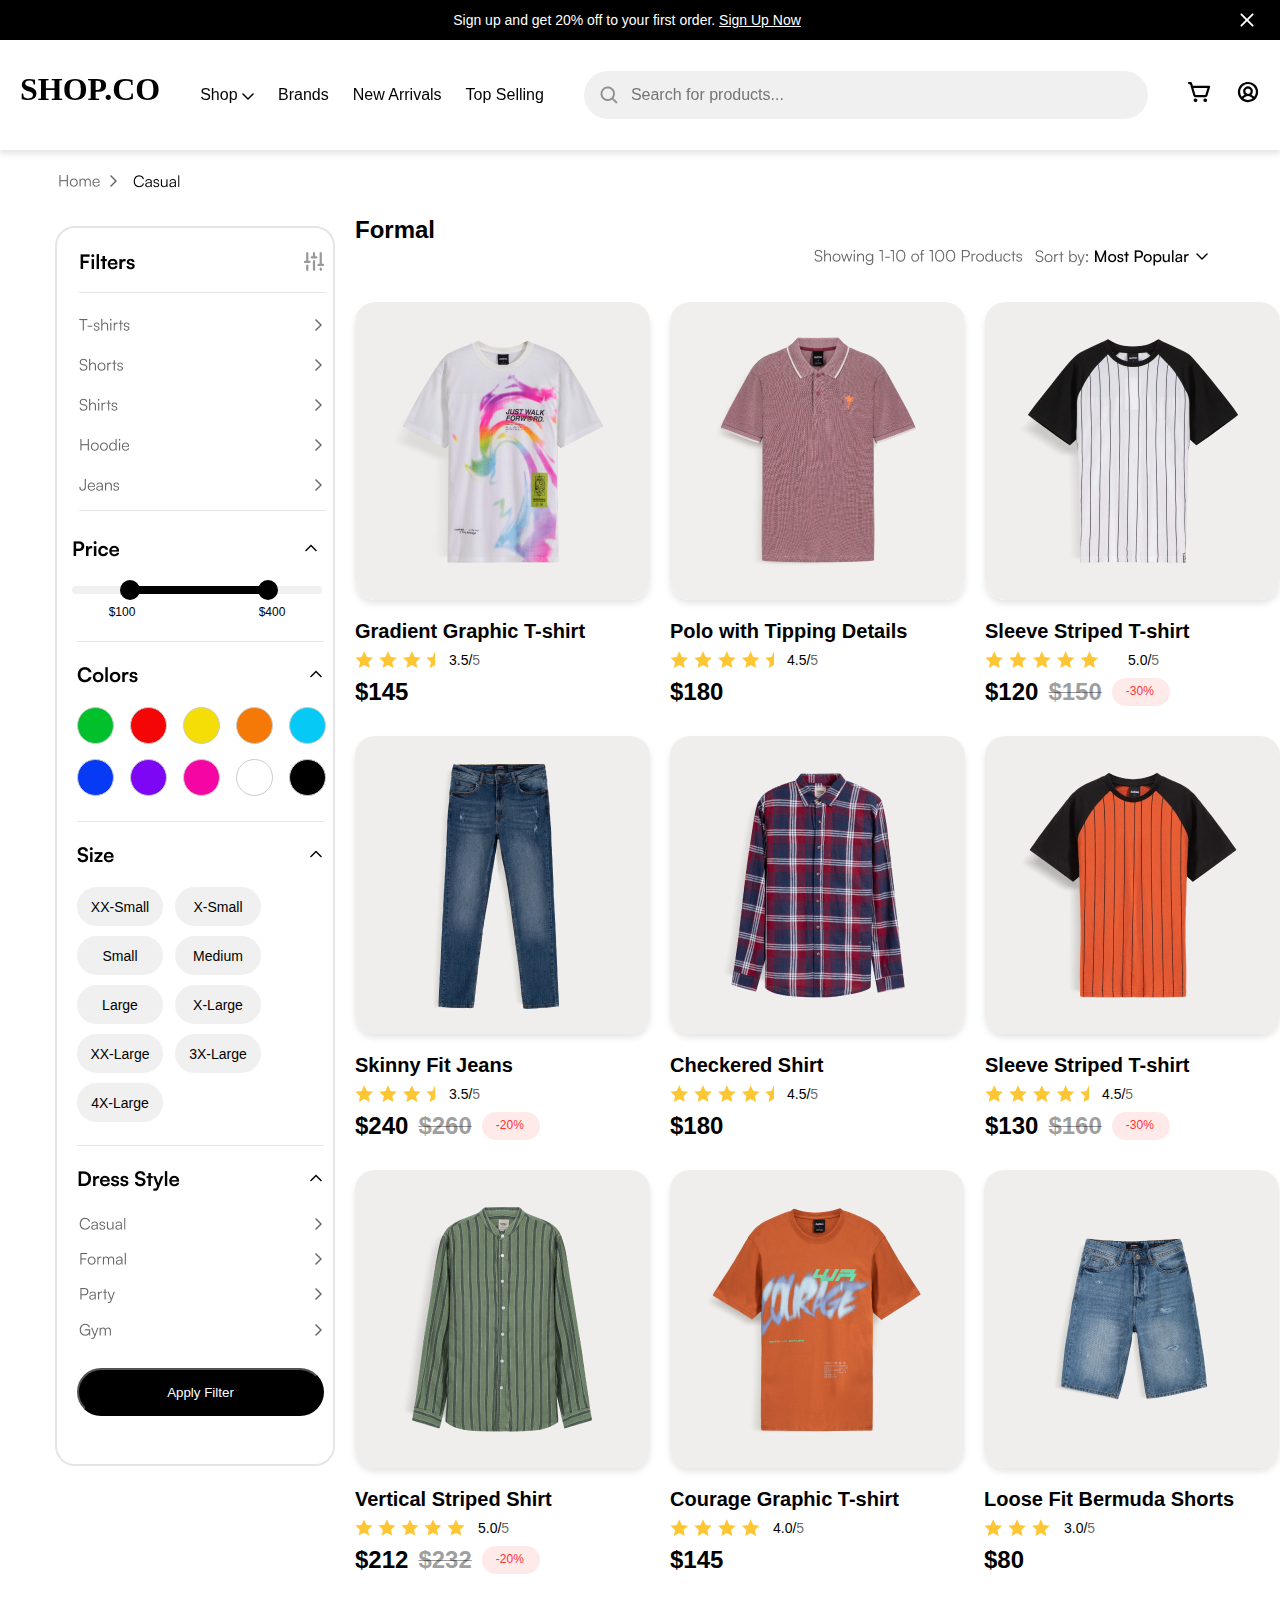
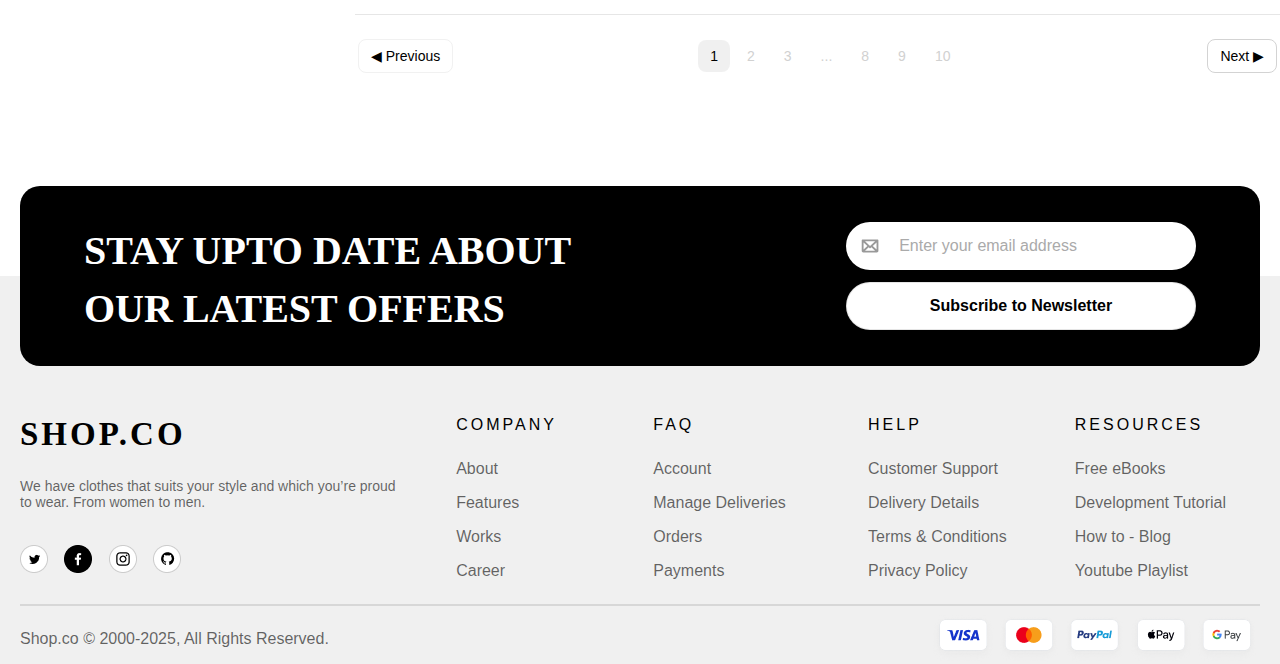
<file: formal.html>
<!DOCTYPE html>
<html lang="pt-br">
  <head>
    <meta charset="UTF-8" />
    <meta name="viewport" content="width=device-width, initial-scale=1.0" />
    <title>CategoryPage</title>
    <link
      rel="icon"
      type="image/x-icon"
      href="./illustration/imagens/favicon/shopco.png"
    />

    <link
      href="https://db.onlinewebfonts.com/a/b542g1IBJML3s1IJfDZIP2RzQIghh0ER"
      rel="stylesheet"
      type="text/css"
    />

    <link rel="stylesheet" href="./interaction/categoria.css">
    <link rel="stylesheet" href="./interaction/mobile/categoriamob.css">
    <link rel="stylesheet" href="./interaction/style.css">
    <script src="./interaction/main.js" defer></script>

  </head>

  <body id="top">

    <!-- Newsletter-bar -->

    <section class="newsleter">
      <div id="announcement-bar">
        <div class="announcement-container">
          <div class="announcement-text">
            <p>
              Sign up and get 20% off to your first order.
              <a href="#news">Sign Up Now</a>
            </p>
          </div>
          <div class="announcement-close">
            <button id="close-announcement">
              <svg
                width="14"
                height="14"
                viewBox="0 0 14 14"
                fill="none"
                xmlns="http://www.w3.org/2000/svg"
              >
                <path
                  d="M13.2882 11.9617C13.4644 12.1378 13.5633 12.3767 13.5633 12.6258C13.5633 12.8749 13.4644 13.1137 13.2882 13.2898C13.1121 13.466 12.8733 13.5649 12.6242 13.5649C12.3751 13.5649 12.1362 13.466 11.9601 13.2898L6.99997 8.32812L2.03825 13.2883C1.86213 13.4644 1.62326 13.5633 1.37418 13.5633C1.12511 13.5633 0.886243 13.4644 0.710122 13.2883C0.534002 13.1122 0.435059 12.8733 0.435059 12.6242C0.435059 12.3751 0.534002 12.1363 0.710122 11.9602L5.67184 7L0.711685 2.03828C0.535564 1.86216 0.436621 1.62329 0.436621 1.37422C0.436621 1.12515 0.535564 0.886277 0.711685 0.710157C0.887805 0.534036 1.12668 0.435093 1.37575 0.435093C1.62482 0.435093 1.86369 0.534036 2.03981 0.710157L6.99997 5.67188L11.9617 0.709375C12.1378 0.533255 12.3767 0.434312 12.6257 0.434312C12.8748 0.434312 13.1137 0.533255 13.2898 0.709375C13.4659 0.885496 13.5649 1.12437 13.5649 1.37344C13.5649 1.62251 13.4659 1.86138 13.2898 2.0375L8.32809 7L13.2882 11.9617Z"
                  fill="white"
                />
              </svg>
            </button>
          </div>
        </div>
      </div>
    </section>

    <!-- Navbar -->

    <section class="navbar">

      <!-- Desktop Nav Menu -->

      <nav id="desktop-nav" class="desktop nav">
        <div class="desktop-nav-container">
          <a href="#top" class="logo">SHOP.CO</a>

          <ul>
            <li class="shop">
              <a id="shhopanchor" href="#"
                >Shop
                <svg
                  xmlns="http://www.w3.org/2000/svg"
                  class="dropdown-icon"
                  width="12"
                  height="7"
                  viewBox="0 0 12 7"
                  fill="none"
                >
                  <path
                    d="M11.5306 1.53063L6.53063 6.53063C6.46095 6.60055 6.37816 6.65602 6.28699 6.69388C6.19583 6.73173 6.09809 6.75122 5.99938 6.75122C5.90067 
                    6.75122 5.80293 6.73173 5.71176 6.69388C5.6206 6.65602 5.53781 6.60055 5.46813 6.53063L0.468128 1.53063C0.327232 1.38973 0.248077 1.19864 0.248077 
                    0.999378C0.248077 0.80012 0.327232 0.609024 0.468128 0.468128C0.609025 0.327231 0.800121 0.248077 0.999378 0.248077C1.19864 0.248077 1.38973 0.327231 
                    1.53063 0.468128L6 4.9375L10.4694 0.467503C10.6103 0.326607 10.8014 0.247452 11.0006 0.247452C11.1999 0.247452 11.391 0.326607 11.5319 0.467503C11.6728 
                    0.608399 11.7519 0.799496 11.7519 0.998753C11.7519 1.19801 11.6728 1.38911 11.5319 1.53L11.5306 1.53063Z"
                    fill="black"/>
                </svg>
              </a>
              <div class="dropdown-container">
                <ul class="dropdown">
                  <li class="sections-clothes">
                    <a href="#">Clothes</a>
                    <div class="sections-container">
                      <ul class="sections">
                        <li><a href="#">See All</a></li>
                        <li><a href="#">Sets</a></li>
                        <li><a href="#">Tailoring</a></li>
                        <li><a href="#">Sports</a></li>
                        <li><a href="#">Plus Size</a></li>
                      </ul>
                    </div>
                  </li>
                  <li class="sections-clothes">
                    <a href="#">Men</a>
                    <div class="sections-container">
                      <ul class="sections">
                        <li><a href="#">T-shirts</a></li>
                        <li><a href="#">Tank tops</a></li>
                        <li><a href="#">Jacket</a></li>
                        <li><a href="#">Pants</a></li>
                        <li><a href="#">Shorts</a></li>
                      </ul>
                    </div>
                  </li>
                  <li class="sections-clothes">
                    <a href="#">Women</a>
                    <div class="sections-container">
                      <ul class="sections">
                        <li><a href="#">Dresses</a></li>
                        <li><a href="#">Blouses</a></li>
                        <li><a href="#">T-shirts</a></li>
                        <li><a href="#">Pants</a></li>
                        <li><a href="#">Skirts</a></li>
                      </ul>
                    </div>
                  </li>
                  <li class="sections-clothes">
                    <a href="#">Shoes</a>
                    <div class="sections-container">
                      <ul class="sections">
                        <li><a href="#">Sneakers</a></li>
                        <li><a href="#">Flip-flops</a></li>
                        <li><a href="#">Boots</a></li>
                        <li><a href="#">Shoes</a></li>
                        <li><a href="#">Sandals</a></li>
                      </ul>
                    </div>
                  </li>
                  <li class="sections-clothes">
                    <a href="#">Accessories</a>
                    <div class="sections-container">
                      <ul class="sections">
                        <li><a href="#">Watches</a></li>
                        <li><a href="#">Glasses</a></li>
                        <li><a href="#">Bags</a></li>
                        <li><a href="#">Belts</a></li>
                        <li><a href="#">Hats</a></li>
                      </ul>
                    </div>
                  </li>
                </ul>
              </div>
            </li>
            <li><a href="#acvcrds">Brands</a></li>
            <li><a href="#brand">New Arrivals</a></li>
            <li><a href="#firstbtn">Top Selling</a></li>
          </ul>

          <div class="search-container">
            <svg
              width="24"
              height="24"
              viewBox="0 0 24 24"
              fill="none"
              xmlns="http://www.w3.org/2000/svg"
            >
              <path
                d="M21.7959 20.2041L17.3437 15.75C18.6787 14.0104 19.3019 11.8282 19.087 9.64607C18.8722 7.4639 17.8353 5.44516 16.1867 3.99937C14.5382 2.55357 12.4014 1.78899 10.2098 1.86071C8.01829 1.93244 5.93607 2.8351 4.38558 4.38559C2.83509 5.93608 1.93243 8.0183 1.8607 10.2098C1.78898 12.4014 2.55356 14.5382 3.99936 16.1867C5.44515 17.8353 7.46389 18.8722 9.64606 19.087C11.8282 19.3019 14.0104 18.6787 15.75 17.3438L20.2059 21.8006C20.3106 21.9053 20.4348 21.9883 20.5715 22.0449C20.7083 22.1016 20.8548 22.1307 21.0028 22.1307C21.1508 22.1307 21.2973 22.1016 21.4341 22.0449C21.5708 21.9883 21.695 21.9053 21.7997 21.8006C21.9043 21.696 21.9873 21.5717 22.044 21.435C22.1006 21.2983 22.1298 21.1517 22.1298 21.0037C22.1298 20.8558 22.1006 20.7092 22.044 20.5725C21.9873 20.4358 21.9043 20.3115 21.7997 20.2069L21.7959 20.2041ZM4.12499 10.5C4.12499 9.23915 4.49888 8.0066 5.19938 6.95824C5.89987 5.90988 6.89551 5.09278 8.06039 4.61027C9.22527 4.12776 10.5071 4.00151 11.7437 4.2475C12.9803 4.49348 14.1162 5.10064 15.0078 5.9922C15.8994 6.88376 16.5065 8.01967 16.7525 9.2563C16.9985 10.4929 16.8722 11.7747 16.3897 12.9396C15.9072 14.1045 15.0901 15.1001 14.0418 15.8006C12.9934 16.5011 11.7608 16.875 10.5 16.875C8.80977 16.8733 7.18927 16.2011 5.99411 15.0059C4.79894 13.8107 4.12673 12.1902 4.12499 10.5Z"
                fill="black"
                fill-opacity="0.4"
              />
            </svg>
            <input type="text" placeholder="Search for products..." />
          </div>

          <ul>
            <li>
              <a href="#" class="icon"
                ><svg
                  width="24"
                  height="24"
                  viewBox="0 0 24 24"
                  fill="none"
                  xmlns="http://www.w3.org/2000/svg"
                >
                  <path
                    d="M9.375 20.25C9.375 20.6208 9.26503 20.9834 9.059 21.2917C8.85298 21.6 8.56014 21.8404 8.21753 21.9823C7.87492 22.1242 7.49792 22.1613 7.1342 22.089C6.77049 22.0166 6.4364 21.838 6.17417 21.5758C5.91195 21.3136 5.73337 20.9795 5.66103 20.6158C5.58868 20.2521 5.62581 19.8751 5.76773 19.5325C5.90964 19.1899 6.14996 18.897 6.45831 18.691C6.76665 18.485 7.12916 18.375 7.5 18.375C7.99728 18.375 8.47419 18.5725 8.82582 18.9242C9.17745 19.2758 9.375 19.7527 9.375 20.25ZM17.25 18.375C16.8792 18.375 16.5166 18.485 16.2083 18.691C15.9 18.897 15.6596 19.1899 15.5177 19.5325C15.3758 19.8751 15.3387 20.2521 15.411 20.6158C15.4834 20.9795 15.662 21.3136 15.9242 21.5758C16.1864 21.838 16.5205 22.0166 16.8842 22.089C17.2479 22.1613 17.6249 22.1242 17.9675 21.9823C18.3101 21.8404 18.603 21.6 18.809 21.2917C19.015 20.9834 19.125 20.6208 19.125 20.25C19.125 19.7527 18.9275 19.2758 18.5758 18.9242C18.2242 18.5725 17.7473 18.375 17.25 18.375ZM22.0753 7.08094L19.5169 15.3966C19.3535 15.9343 19.0211 16.4051 18.569 16.739C18.1169 17.0729 17.5692 17.2521 17.0072 17.25H7.77469C7.2046 17.2482 6.65046 17.0616 6.1953 16.7183C5.74015 16.3751 5.40848 15.8936 5.25 15.3459L2.04469 4.125H1.125C0.826631 4.125 0.540483 4.00647 0.329505 3.7955C0.118526 3.58452 0 3.29837 0 3C0 2.70163 0.118526 2.41548 0.329505 2.2045C0.540483 1.99353 0.826631 1.875 1.125 1.875H2.32687C2.73407 1.87626 3.12988 2.00951 3.45493 2.25478C3.77998 2.50004 4.01674 2.84409 4.12969 3.23531L4.81312 5.625H21C21.1761 5.62499 21.3497 5.6663 21.5069 5.74561C21.664 5.82492 21.8004 5.94001 21.905 6.08164C22.0096 6.22326 22.0795 6.38746 22.1091 6.56102C22.1387 6.73458 22.1271 6.91266 22.0753 7.08094ZM19.4766 7.875H5.45531L7.41375 14.7281C7.43617 14.8065 7.48354 14.8755 7.54867 14.9245C7.6138 14.9736 7.69315 15.0001 7.77469 15H17.0072C17.0875 15.0002 17.1656 14.9746 17.2303 14.927C17.2949 14.8794 17.3426 14.8123 17.3662 14.7356L19.4766 7.875Z"
                    fill="black"
                  />
                </svg>
              </a>
            </li>
            <li>
              <a href="#" class="icon"
                ><svg
                  width="24"
                  height="24"
                  viewBox="0 0 24 24"
                  fill="none"
                  xmlns="http://www.w3.org/2000/svg"
                >
                  <path
                    d="M12 1.875C9.99747 1.875 8.0399 2.46882 6.37486 3.58137C4.70981 4.69392 3.41206 6.27523 2.64572 8.12533C1.87939 9.97543 1.67888 12.0112 2.06955 13.9753C2.46023 15.9393 3.42454 17.7435 4.84055 19.1595C6.25656 20.5755 8.06066 21.5398 10.0247 21.9305C11.9888 22.3211 14.0246 22.1206 15.8747 21.3543C17.7248 20.5879 19.3061 19.2902 20.4186 17.6251C21.5312 15.9601 22.125 14.0025 22.125 12C22.122 9.3156 21.0543 6.74199 19.1562 4.84383C17.258 2.94567 14.6844 1.87798 12 1.875ZM7.45969 18.4284C7.98195 17.7143 8.66528 17.1335 9.45418 16.7331C10.2431 16.3327 11.1153 16.124 12 16.124C12.8847 16.124 13.7569 16.3327 14.5458 16.7331C15.3347 17.1335 16.0181 17.7143 16.5403 18.4284C15.2134 19.3695 13.6268 19.875 12 19.875C10.3732 19.875 8.78665 19.3695 7.45969 18.4284ZM9.375 11.25C9.375 10.7308 9.52896 10.2233 9.8174 9.79163C10.1058 9.35995 10.5158 9.0235 10.9955 8.82482C11.4751 8.62614 12.0029 8.57415 12.5121 8.67544C13.0213 8.77672 13.489 9.02673 13.8562 9.39384C14.2233 9.76096 14.4733 10.2287 14.5746 10.7379C14.6759 11.2471 14.6239 11.7749 14.4252 12.2545C14.2265 12.7342 13.8901 13.1442 13.4584 13.4326C13.0267 13.721 12.5192 13.875 12 13.875C11.3038 13.875 10.6361 13.5984 10.1438 13.1062C9.65157 12.6139 9.375 11.9462 9.375 11.25ZM18.1875 16.8694C17.4583 15.9419 16.5289 15.1914 15.4688 14.6737C16.1444 13.9896 16.6026 13.1208 16.7858 12.1769C16.9689 11.2329 16.8688 10.2558 16.498 9.36861C16.1273 8.4814 15.5024 7.72364 14.702 7.19068C13.9017 6.65771 12.9616 6.37334 12 6.37334C11.0384 6.37334 10.0983 6.65771 9.29797 7.19068C8.49762 7.72364 7.87275 8.4814 7.50198 9.36861C7.13121 10.2558 7.0311 11.2329 7.21424 12.1769C7.39739 13.1208 7.85561 13.9896 8.53125 14.6737C7.4711 15.1914 6.54168 15.9419 5.8125 16.8694C4.89661 15.7083 4.32614 14.3129 4.1664 12.8427C4.00665 11.3725 4.2641 9.88711 4.90925 8.55644C5.55441 7.22578 6.5612 6.10366 7.81439 5.31855C9.06757 4.53343 10.5165 4.11703 11.9953 4.11703C13.4741 4.11703 14.9231 4.53343 16.1762 5.31855C17.4294 6.10366 18.4362 7.22578 19.0814 8.55644C19.7265 9.88711 19.984 11.3725 19.8242 12.8427C19.6645 14.3129 19.094 15.7083 18.1781 16.8694H18.1875Z"
                    fill="black"
                  />
                </svg>
              </a>
            </li>
          </ul>
        </div>
      </nav>

      <!-- Mobile Nav Menu -->

      <nav id="mobile-nav" class="mobile nav">
        <div class="left-mobile-nav">
          <div class="menu-icon">
            <svg
              width="24"
              height="24"
              viewBox="0 0 24 24"
              fill="none"
              xmlns="http://www.w3.org/2000/svg"
            >
              <path
                d="M21.375 12C21.375 12.2984 21.2565 12.5845 21.0455 12.7955C20.8345 13.0065 20.5484 13.125 20.25 13.125H3.75C3.45163 13.125 3.16548 13.0065 2.9545 12.7955C2.74353 12.5845 2.625 12.2984 2.625 12C2.625 11.7016 2.74353 11.4155 2.9545 11.2045C3.16548 10.9935 3.45163 10.875 3.75 10.875H20.25C20.5484 10.875 20.8345 10.9935 21.0455 11.2045C21.2565 11.4155 21.375 11.7016 21.375 12ZM3.75 7.125H20.25C20.5484 7.125 20.8345 7.00647 21.0455 6.7955C21.2565 6.58452 21.375 6.29837 21.375 6C21.375 5.70163 21.2565 5.41548 21.0455 5.2045C20.8345 4.99353 20.5484 4.875 20.25 4.875H3.75C3.45163 4.875 3.16548 4.99353 2.9545 5.2045C2.74353 5.41548 2.625 5.70163 2.625 6C2.625 6.29837 2.74353 6.58452 2.9545 6.7955C3.16548 7.00647 3.45163 7.125 3.75 7.125ZM20.25 16.875H3.75C3.45163 16.875 3.16548 16.9935 2.9545 17.2045C2.74353 17.4155 2.625 17.7016 2.625 18C2.625 18.2984 2.74353 18.5845 2.9545 18.7955C3.16548 19.0065 3.45163 19.125 3.75 19.125H20.25C20.5484 19.125 20.8345 19.0065 21.0455 18.7955C21.2565 18.5845 21.375 18.2984 21.375 18C21.375 17.7016 21.2565 17.4155 21.0455 17.2045C20.8345 16.9935 20.5484 16.875 20.25 16.875Z"
                fill="black"
              />
            </svg>
          </div>

          <a href="#top" class="logo">SHOP.CO</a>
        </div>

        <div class="search-container">
          <svg
            width="24"
            height="24"
            viewBox="0 0 24 24"
            fill="none"
            xmlns="http://www.w3.org/2000/svg"
          >
            <path
              d="M21.7959 20.2041L17.3437 15.75C18.6787 14.0104 19.3019 11.8282 19.087 9.64607C18.8722 7.4639 17.8353 5.44516 16.1867 3.99937C14.5382 2.55357 12.4014 1.78899 10.2098 1.86071C8.01829 1.93244 5.93607 2.8351 4.38558 4.38559C2.83509 5.93608 1.93243 8.0183 1.8607 10.2098C1.78898 12.4014 2.55356 14.5382 3.99936 16.1867C5.44515 17.8353 7.46389 18.8722 9.64606 19.087C11.8282 19.3019 14.0104 18.6787 15.75 17.3438L20.2059 21.8006C20.3106 21.9053 20.4348 21.9883 20.5715 22.0449C20.7083 22.1016 20.8548 22.1307 21.0028 22.1307C21.1508 22.1307 21.2973 22.1016 21.4341 22.0449C21.5708 21.9883 21.695 21.9053 21.7997 21.8006C21.9043 21.696 21.9873 21.5717 22.044 21.435C22.1006 21.2983 22.1298 21.1517 22.1298 21.0037C22.1298 20.8558 22.1006 20.7092 22.044 20.5725C21.9873 20.4358 21.9043 20.3115 21.7997 20.2069L21.7959 20.2041ZM4.12499 10.5C4.12499 9.23915 4.49888 8.0066 5.19938 6.95824C5.89987 5.90988 6.89551 5.09278 8.06039 4.61027C9.22527 4.12776 10.5071 4.00151 11.7437 4.2475C12.9803 4.49348 14.1162 5.10064 15.0078 5.9922C15.8994 6.88376 16.5065 8.01967 16.7525 9.2563C16.9985 10.4929 16.8722 11.7747 16.3897 12.9396C15.9072 14.1045 15.0901 15.1001 14.0418 15.8006C12.9934 16.5011 11.7608 16.875 10.5 16.875C8.80977 16.8733 7.18927 16.2011 5.99411 15.0059C4.79894 13.8107 4.12673 12.1902 4.12499 10.5Z"
              fill="black"
              fill-opacity="0.4"
            />
          </svg>
          <input type="text" placeholder="Search for products..." />
        </div>

        <ul>
          <li>
            <a href="#" class="icon"
              ><svg
                width="22"
                height="22"
                viewBox="0 0 22 22"
                fill="none"
                xmlns="http://www.w3.org/2000/svg"
              >
                <path
                  d="M20.7959 19.2041L16.3437 14.75C17.6787 13.0104 18.3019 10.8282 18.087 8.64607C17.8722 6.4639 16.8353 4.44516 15.1867 2.99937C13.5382 1.55357 11.4014 0.788988 9.20984 0.860713C7.01829 0.932437 4.93607 1.8351 3.38558 3.38559C1.83509 4.93608 0.932429 7.0183 0.860705 9.20985C0.78898 11.4014 1.55356 13.5382 2.99936 15.1867C4.44515 16.8353 6.46389 17.8722 8.64606 18.087C10.8282 18.3019 13.0104 17.6787 14.75 16.3438L19.2059 20.8006C19.3106 20.9053 19.4348 20.9883 19.5715 21.0449C19.7083 21.1016 19.8548 21.1307 20.0028 21.1307C20.1508 21.1307 20.2973 21.1016 20.4341 21.0449C20.5708 20.9883 20.695 20.9053 20.7997 20.8006C20.9043 20.696 20.9873 20.5717 21.044 20.435C21.1006 20.2983 21.1298 20.1517 21.1298 20.0037C21.1298 19.8558 21.1006 19.7092 21.044 19.5725C20.9873 19.4358 20.9043 19.3115 20.7997 19.2069L20.7959 19.2041ZM3.12499 9.5C3.12499 8.23915 3.49888 7.0066 4.19938 5.95824C4.89987 4.90988 5.89551 4.09278 7.06039 3.61027C8.22527 3.12776 9.50707 3.00151 10.7437 3.2475C11.9803 3.49348 13.1162 4.10064 14.0078 4.9922C14.8994 5.88376 15.5065 7.01967 15.7525 8.2563C15.9985 9.49293 15.8722 10.7747 15.3897 11.9396C14.9072 13.1045 14.0901 14.1001 13.0418 14.8006C11.9934 15.5011 10.7608 15.875 9.49999 15.875C7.80977 15.8733 6.18927 15.2011 4.99411 14.0059C3.79894 12.8107 3.12673 11.1902 3.12499 9.5Z"
                  fill="black"
                />
              </svg>
            </a>
          </li>
          <li>
            <a href="#" class="icon"
              ><svg
                width="24"
                height="24"
                viewBox="0 0 24 24"
                fill="none"
                xmlns="http://www.w3.org/2000/svg"
              >
                <path
                  d="M9.375 20.25C9.375 20.6208 9.26503 20.9834 9.059 21.2917C8.85298 21.6 8.56014 21.8404 8.21753 21.9823C7.87492 22.1242 7.49792 22.1613 7.1342 22.089C6.77049 22.0166 6.4364 21.838 6.17417 21.5758C5.91195 21.3136 5.73337 20.9795 5.66103 20.6158C5.58868 20.2521 5.62581 19.8751 5.76773 19.5325C5.90964 19.1899 6.14996 18.897 6.45831 18.691C6.76665 18.485 7.12916 18.375 7.5 18.375C7.99728 18.375 8.47419 18.5725 8.82582 18.9242C9.17745 19.2758 9.375 19.7527 9.375 20.25ZM17.25 18.375C16.8792 18.375 16.5166 18.485 16.2083 18.691C15.9 18.897 15.6596 19.1899 15.5177 19.5325C15.3758 19.8751 15.3387 20.2521 15.411 20.6158C15.4834 20.9795 15.662 21.3136 15.9242 21.5758C16.1864 21.838 16.5205 22.0166 16.8842 22.089C17.2479 22.1613 17.6249 22.1242 17.9675 21.9823C18.3101 21.8404 18.603 21.6 18.809 21.2917C19.015 20.9834 19.125 20.6208 19.125 20.25C19.125 19.7527 18.9275 19.2758 18.5758 18.9242C18.2242 18.5725 17.7473 18.375 17.25 18.375ZM22.0753 7.08094L19.5169 15.3966C19.3535 15.9343 19.0211 16.4051 18.569 16.739C18.1169 17.0729 17.5692 17.2521 17.0072 17.25H7.77469C7.2046 17.2482 6.65046 17.0616 6.1953 16.7183C5.74015 16.3751 5.40848 15.8936 5.25 15.3459L2.04469 4.125H1.125C0.826631 4.125 0.540483 4.00647 0.329505 3.7955C0.118526 3.58452 0 3.29837 0 3C0 2.70163 0.118526 2.41548 0.329505 2.2045C0.540483 1.99353 0.826631 1.875 1.125 1.875H2.32687C2.73407 1.87626 3.12988 2.00951 3.45493 2.25478C3.77998 2.50004 4.01674 2.84409 4.12969 3.23531L4.81312 5.625H21C21.1761 5.62499 21.3497 5.6663 21.5069 5.74561C21.664 5.82492 21.8004 5.94001 21.905 6.08164C22.0096 6.22326 22.0795 6.38746 22.1091 6.56102C22.1387 6.73458 22.1271 6.91266 22.0753 7.08094ZM19.4766 7.875H5.45531L7.41375 14.7281C7.43617 14.8065 7.48354 14.8755 7.54867 14.9245C7.6138 14.9736 7.69315 15.0001 7.77469 15H17.0072C17.0875 15.0002 17.1656 14.9746 17.2303 14.927C17.2949 14.8794 17.3426 14.8123 17.3662 14.7356L19.4766 7.875Z"
                  fill="black"
                />
              </svg>
            </a>
          </li>
          <li>
            <a href="#" class="icon"
              ><svg
                width="24"
                height="24"
                viewBox="0 0 24 24"
                fill="none"
                xmlns="http://www.w3.org/2000/svg"
              >
                <path
                  d="M12 1.875C9.99747 1.875 8.0399 2.46882 6.37486 3.58137C4.70981 4.69392 3.41206 6.27523 2.64572 8.12533C1.87939 9.97543 1.67888 12.0112 2.06955 13.9753C2.46023 15.9393 3.42454 17.7435 4.84055 19.1595C6.25656 20.5755 8.06066 21.5398 10.0247 21.9305C11.9888 22.3211 14.0246 22.1206 15.8747 21.3543C17.7248 20.5879 19.3061 19.2902 20.4186 17.6251C21.5312 15.9601 22.125 14.0025 22.125 12C22.122 9.3156 21.0543 6.74199 19.1562 4.84383C17.258 2.94567 14.6844 1.87798 12 1.875ZM7.45969 18.4284C7.98195 17.7143 8.66528 17.1335 9.45418 16.7331C10.2431 16.3327 11.1153 16.124 12 16.124C12.8847 16.124 13.7569 16.3327 14.5458 16.7331C15.3347 17.1335 16.0181 17.7143 16.5403 18.4284C15.2134 19.3695 13.6268 19.875 12 19.875C10.3732 19.875 8.78665 19.3695 7.45969 18.4284ZM9.375 11.25C9.375 10.7308 9.52896 10.2233 9.8174 9.79163C10.1058 9.35995 10.5158 9.0235 10.9955 8.82482C11.4751 8.62614 12.0029 8.57415 12.5121 8.67544C13.0213 8.77672 13.489 9.02673 13.8562 9.39384C14.2233 9.76096 14.4733 10.2287 14.5746 10.7379C14.6759 11.2471 14.6239 11.7749 14.4252 12.2545C14.2265 12.7342 13.8901 13.1442 13.4584 13.4326C13.0267 13.721 12.5192 13.875 12 13.875C11.3038 13.875 10.6361 13.5984 10.1438 13.1062C9.65157 12.6139 9.375 11.9462 9.375 11.25ZM18.1875 16.8694C17.4583 15.9419 16.5289 15.1914 15.4688 14.6737C16.1444 13.9896 16.6026 13.1208 16.7858 12.1769C16.9689 11.2329 16.8688 10.2558 16.498 9.36861C16.1273 8.4814 15.5024 7.72364 14.702 7.19068C13.9017 6.65771 12.9616 6.37334 12 6.37334C11.0384 6.37334 10.0983 6.65771 9.29797 7.19068C8.49762 7.72364 7.87275 8.4814 7.50198 9.36861C7.13121 10.2558 7.0311 11.2329 7.21424 12.1769C7.39739 13.1208 7.85561 13.9896 8.53125 14.6737C7.4711 15.1914 6.54168 15.9419 5.8125 16.8694C4.89661 15.7083 4.32614 14.3129 4.1664 12.8427C4.00665 11.3725 4.2641 9.88711 4.90925 8.55644C5.55441 7.22578 6.5612 6.10366 7.81439 5.31855C9.06757 4.53343 10.5165 4.11703 11.9953 4.11703C13.4741 4.11703 14.9231 4.53343 16.1762 5.31855C17.4294 6.10366 18.4362 7.22578 19.0814 8.55644C19.7265 9.88711 19.984 11.3725 19.8242 12.8427C19.6645 14.3129 19.094 15.7083 18.1781 16.8694H18.1875Z"
                  fill="black"
                />
              </svg>
            </a>
          </li>
        </ul>
      </nav>

      <div class="focuswidth">
        <div class="mobile-nav-container">
          <ul>
            <li><a id="shhopanchor" href="#">Shop</a></li>
            <li><a href="#acvcrds">Brands</a></li>
            <li><a href="#brand">New Arrivals</a></li>
            <li><a href="#firstbtn">Top Selling</a></li>
          </ul>
        </div>

        <div class="transparentbkg"></div>
      </div>

    </section>
    
    <img class="homecasual" src="illustration/imagens/categoria/homecasual.png">

    <section>

      <div class="container">
        <div class="coluna-esquerda">
          <div class="filtros">
            <img class="filter" src="illustration/imagens/categoria/filter.png"><br>
            <img class="linhaf" src="illustration/imagens/categoria/linhaf.png"><br>
            <a href="#i01">
              <img class="t1" src="illustration/imagens/categoria/t1.png"></a><br>
            <a href="#i09">
              <img class="s2" src="illustration/imagens/categoria/s2.png"></a><br>
            <a href="#i07">
              <img class="s3" src="illustration/imagens/categoria/s3.png"></a><br>
            <a href="#i05">
              <img class="h4" src="illustration/imagens/categoria/h4.png"></a><br>
            <a href="#i04">
              <img class="j5" src="illustration/imagens/categoria/j5.png"></a><br>
            <img class="linhaf" src="illustration/imagens/categoria/linhaf.png"><br>
          </div>

          <div class="preco">
            <img class="t1" src="illustration/imagens/categoria/preco.png"><br>

            <div class="slider-container">
              <div class="slider-track"></div> <!-- Linha base -->
              <div class="range-track" id="range-track"></div> <!-- Linha azul dinâmica -->
          
              <input type="range" id="min" min="0" max="500" value="100" step="1">
              <input type="range" id="max" min="0" max="500" value="400" step="1">
          
              <div class="value" id="min-value">$100</div>
              <div class="value" id="max-value">$400</div>
            </div>
          </div>
          <img class="linhaff" src="illustration/imagens/categoria/linhaf.png"><br>

          <div class="cores">
            <img class="co" src="illustration/imagens/categoria/coress.png"><br>

            <div class="color-picker">
              <div class="color-btn" data-color="#FF0000" style="background-color: #00C12B;"></div>
              <div class="color-btn" data-color="#00FF00" style="background-color: #F50606;"></div>
              <div class="color-btn" data-color="#0000FF" style="background-color: #F5DD06;"></div>
              <div class="color-btn" data-color="#0000FF" style="background-color: #F57906;"></div>
              <div class="color-btn" data-color="#0000FF" style="background-color: #06CAF5;"></div>
            </div>
            <div class="color-picker">
              <div class="color-btn" data-color="#0000FF" style="background-color: #063AF5;"></div>
              <div class="color-btn" data-color="#0000FF" style="background-color: #7D06F5;"></div>
              <div class="color-btn" data-color="#0000FF" style="background-color: #F506A4;"></div>
              <div class="color-btn" data-color="#0000FF" style="background-color: #FFFFFF;"></div>
              <div class="color-btn" data-color="#0000FF" style="background-color: #000000;"></div>
            </div>
          </div>
          <img class="linhafff" src="illustration/imagens/categoria/linhaf.png"><br>

          <div>
            <img class="sizess" src="illustration/imagens/categoria/sizes.png"><br>
            <div class="size-picker">
              <div class="size-btn" data-size="S">XX-Small</div>
              <div class="size-btn" data-size="M">X-Small</div>
            </div>
            <div class="size-picker">
              <div class="size-btn" data-size="S">Small</div>
              <div class="size-btn" data-size="M">Medium</div>
            </div>
            <div class="size-picker">
              <div class="size-btn" data-size="S">Large</div>
              <div class="size-btn" data-size="M">X-Large</div>
            </div>
            <div class="size-picker">
              <div class="size-btn" data-size="S">XX-Large</div>
              <div class="size-btn" data-size="M">3X-Large</div>
            </div>
            <div class="size-picker">
              <div class="size-btn" data-size="M">4X-Large</div>
            </div>
            <img class="liinhaff" src="illustration/imagens/categoria/linhaf.png"><br>

            <div>
              <img class="dress" src="illustration/imagens/categoria/dress.png">
              <div class="filtros">
                <a href="casual.html">
                  <img class="c1" src="illustration/imagens/categoria/c1.png">
                </a><br>
                <a href="formal.html">
                  <img class="c1" src="illustration/imagens/categoria/f2.png">
                </a><br>
                <a href="party.html">
                  <img class="c1" src="illustration/imagens/categoria/p3.png">
                </a><br>
                <a href="gym.html">
                  <img class="c1" src="illustration/imagens/categoria/g4.png">
                </a><br>
              </div>
            </div>
            <button class="btnn">Apply Filter</button>
          </div>
        </div>

        <div class="coluna-direita">
          <h2 class="darkheade">Formal<img class="mostpopular" src="illustration/imagens/categoria/mostpopular.png"></h2>
          <section class="clothes-section">
            <div class="mobile-nowrap wrapper">
      
              <div class="clothes-cards">
                <div class="clothing-card">
                  <a href="produtos.html">
                    <img
                      id="i01"
                      src="./illustration/imagens/produtos/gradiente.png"
                      class="clothesimg"
                      alt="Skinny dark jeans pants"
                      draggable="false"
                    />
                    <div class="info">
                      <p>Gradient Graphic T-shirt</p>
                    </div>
                  </a>
                  <div class="rating">
                    <svg
                      width="81"
                      height="19"
                      viewBox="0 0 81 19"
                      fill="none"
                      xmlns="http://www.w3.org/2000/svg"
                    >
                      <path
                        d="M9.24494 0.255005L11.8641 5.89491L18.0374 6.6431L13.4829 10.8769L14.679 16.9793L9.24494 13.956L3.8109 16.9793L5.00697 10.8769L0.452479 6.6431L6.62573 5.89491L9.24494 0.255005Z"
                        fill="#FFC633"
                      />
                      <path
                        d="M33.0468 0.255005L35.666 5.89491L41.8393 6.6431L37.2848 10.8769L38.4809 16.9793L33.0468 13.956L27.6128 16.9793L28.8089 10.8769L24.2544 6.6431L30.4276 5.89491L33.0468 0.255005Z"
                        fill="#FFC633"
                      />
                      <path
                        d="M56.8487 0.255005L59.4679 5.89491L65.6412 6.6431L61.0867 10.8769L62.2827 16.9793L56.8487 13.956L51.4147 16.9793L52.6107 10.8769L48.0562 6.6431L54.2295 5.89491L56.8487 0.255005Z"
                        fill="#FFC633"
                      />
                      <path
                        d="M74.7641 16.9793L80.1981 13.956V0.255005L77.5789 5.89491L71.4056 6.6431L75.9601 10.8769L74.7641 16.9793Z"
                        fill="#FFC633"
                      />
                    </svg>
                    <p>3.5/<span>5</span></p>
                  </div>
                  <div class="price">
                    <p>$145</p>
                  </div>
                </div>
      
                <div class="clothing-card">
                  <a href="produtos.html">
                    <img
                      id="i02"
                      src="./illustration/imagens/produtos/tipping.png"
                      class="clothesimg"
                      alt="Shirt checkered with a Red and blue pattern"
                      draggable="false"
                    />
                    <div class="info">
                      <p>Polo with Tipping Details</p>
                    </div>
                  </a>
                  <div class="rating">
                    <svg
                      width="104"
                      height="19"
                      viewBox="0 0 104 19"
                      fill="none"
                      xmlns="http://www.w3.org/2000/svg"
                    >
                      <path
                        d="M9.24494 0.255005L11.8641 5.89491L18.0374 6.6431L13.4829 10.8769L14.679 16.9793L9.24494 13.956L3.8109 16.9793L5.00697 10.8769L0.452479 6.6431L6.62573 5.89491L9.24494 0.255005Z"
                        fill="#FFC633"
                      />
                      <path
                        d="M33.0468 0.255005L35.666 5.89491L41.8393 6.6431L37.2848 10.8769L38.4809 16.9793L33.0468 13.956L27.6128 16.9793L28.8089 10.8769L24.2544 6.6431L30.4276 5.89491L33.0468 0.255005Z"
                        fill="#FFC633"
                      />
                      <path
                        d="M56.8487 0.255005L59.4679 5.89491L65.6412 6.6431L61.0867 10.8769L62.2827 16.9793L56.8487 13.956L51.4147 16.9793L52.6107 10.8769L48.0562 6.6431L54.2295 5.89491L56.8487 0.255005Z"
                        fill="#FFC633"
                      />
                      <path
                        d="M80.6506 0.255005L83.2698 5.89491L89.4431 6.6431L84.8886 10.8769L86.0846 16.9793L80.6506 13.956L75.2166 16.9793L76.4126 10.8769L71.8581 6.6431L78.0314 5.89491L80.6506 0.255005Z"
                        fill="#FFC633"
                      />
                      <path
                        d="M98.566 16.9793L104 13.956V0.255005L101.381 5.89491L95.2075 6.6431L99.762 10.8769L98.566 16.9793Z"
                        fill="#FFC633"
                      />
                    </svg>
                    <p>4.5/<span>5</span></p>
                  </div>
                  <div class="price">
                    <p>$180</p>
                  </div>
                </div>
      
                <div class="clothing-card">
                  <a href="produtos.html">
                    <img
                      id="i03"
                      src="./illustration/imagens/produtos/blackshirt.png"
                      class="clothesimg"
                      alt="Vertical striped orange t-shirt with orange sleeves"
                      draggable="false"
                    />
                    <div class="info">
                      <p>Sleeve Striped T-shirt</p>
                    </div>
                  </a>
                  <div class="rating">
                    <svg
                      width="130"
                      height="19"
                      viewBox="0 0 130 19"
                      fill="none"
                      xmlns="http://www.w3.org/2000/svg"
                    >
                      <path
                        d="M9.24494 0.255005L11.8641 5.89491L18.0374 6.6431L13.4829 10.8769L14.679 16.9793L9.24494 13.956L3.8109 16.9793L5.00697 10.8769L0.452479 6.6431L6.62573 5.89491L9.24494 0.255005Z"
                        fill="#FFC633"
                      />
                      <path
                        d="M33.0468 0.255005L35.666 5.89491L41.8393 6.6431L37.2848 10.8769L38.4809 16.9793L33.0468 13.956L27.6128 16.9793L28.8089 10.8769L24.2544 6.6431L30.4276 5.89491L33.0468 0.255005Z"
                        fill="#FFC633"
                      />
                      <path
                        d="M56.8487 0.255005L59.4679 5.89491L65.6412 6.6431L61.0867 10.8769L62.2827 16.9793L56.8487 13.956L51.4147 16.9793L52.6107 10.8769L48.0562 6.6431L54.2295 5.89491L56.8487 0.255005Z"
                        fill="#FFC633"
                      />
                      <path
                        d="M80.6506 0.255005L83.2698 5.89491L89.4431 6.6431L84.8886 10.8769L86.0846 16.9793L80.6506 13.956L75.2166 16.9793L76.4126 10.8769L71.8581 6.6431L78.0314 5.89491L80.6506 0.255005Z"
                        fill="#FFC633"
                      />
                      <path
                        d="M104.452 0.255005L107.071 5.89491L113.245 6.6431L108.69 10.8769L109.886 16.9793L104.452 13.956L99.0177 16.9793L100.214 10.8769L95.6598 6.6431L101.833 5.89491L104.452 0.255005Z"
                        fill="#FFC633"
                      />
                    </svg>
      
                    <p>5.0/<span>5</span></p>
                  </div>
                  <div class="price">
                    <p>$120</p>
                    <p class="fullprice">$150</p>
                    <p class="descontprct">-30%</p>
                  </div>
                </div>
              </div>
            </div>
          </section>

          <section class="clothes-section">
            <div class="mobile-nowrap wrapper">
              <div class="clothes-cards">
                <div class="clothing-card">
                  <a href="produtos.html">
                    <img
                      id="i04"
                      src="./illustration/imagens/newarrivals/image 8.png"
                      class="clothesimg"
                      alt="Skinny dark jeans pants"
                      draggable="false"
                    />
                    <div class="info">
                      <p>Skinny Fit Jeans</p>
                    </div>
                  </a>
                  <div class="rating">
                    <svg
                      width="81"
                      height="19"
                      viewBox="0 0 81 19"
                      fill="none"
                      xmlns="http://www.w3.org/2000/svg"
                    >
                      <path
                        d="M9.24494 0.255005L11.8641 5.89491L18.0374 6.6431L13.4829 10.8769L14.679 16.9793L9.24494 13.956L3.8109 16.9793L5.00697 10.8769L0.452479 6.6431L6.62573 5.89491L9.24494 0.255005Z"
                        fill="#FFC633"
                      />
                      <path
                        d="M33.0468 0.255005L35.666 5.89491L41.8393 6.6431L37.2848 10.8769L38.4809 16.9793L33.0468 13.956L27.6128 16.9793L28.8089 10.8769L24.2544 6.6431L30.4276 5.89491L33.0468 0.255005Z"
                        fill="#FFC633"
                      />
                      <path
                        d="M56.8487 0.255005L59.4679 5.89491L65.6412 6.6431L61.0867 10.8769L62.2827 16.9793L56.8487 13.956L51.4147 16.9793L52.6107 10.8769L48.0562 6.6431L54.2295 5.89491L56.8487 0.255005Z"
                        fill="#FFC633"
                      />
                      <path
                        d="M74.7641 16.9793L80.1981 13.956V0.255005L77.5789 5.89491L71.4056 6.6431L75.9601 10.8769L74.7641 16.9793Z"
                        fill="#FFC633"
                      />
                    </svg>
                    <p>3.5/<span>5</span></p>
                  </div>
                  <div class="price">
                    <p>$240</p>
                    <p class="fullprice">$260</p>
                    <p class="descontprct">-20%</p>
                  </div>
                </div>
      
                <div class="clothing-card">
                  <a href="produtos.html">
                    <img
                      id="i05"
                      src="./illustration/imagens/newarrivals/image 9.png"
                      class="clothesimg"
                      alt="Shirt checkered with a Red and blue pattern"
                      draggable="false"
                    />
                    <div class="info">
                      <p>Checkered Shirt</p>
                    </div>
                  </a>
                  <div class="rating">
                    <svg
                      width="104"
                      height="19"
                      viewBox="0 0 104 19"
                      fill="none"
                      xmlns="http://www.w3.org/2000/svg"
                    >
                      <path
                        d="M9.24494 0.255005L11.8641 5.89491L18.0374 6.6431L13.4829 10.8769L14.679 16.9793L9.24494 13.956L3.8109 16.9793L5.00697 10.8769L0.452479 6.6431L6.62573 5.89491L9.24494 0.255005Z"
                        fill="#FFC633"
                      />
                      <path
                        d="M33.0468 0.255005L35.666 5.89491L41.8393 6.6431L37.2848 10.8769L38.4809 16.9793L33.0468 13.956L27.6128 16.9793L28.8089 10.8769L24.2544 6.6431L30.4276 5.89491L33.0468 0.255005Z"
                        fill="#FFC633"
                      />
                      <path
                        d="M56.8487 0.255005L59.4679 5.89491L65.6412 6.6431L61.0867 10.8769L62.2827 16.9793L56.8487 13.956L51.4147 16.9793L52.6107 10.8769L48.0562 6.6431L54.2295 5.89491L56.8487 0.255005Z"
                        fill="#FFC633"
                      />
                      <path
                        d="M80.6506 0.255005L83.2698 5.89491L89.4431 6.6431L84.8886 10.8769L86.0846 16.9793L80.6506 13.956L75.2166 16.9793L76.4126 10.8769L71.8581 6.6431L78.0314 5.89491L80.6506 0.255005Z"
                        fill="#FFC633"
                      />
                      <path
                        d="M98.566 16.9793L104 13.956V0.255005L101.381 5.89491L95.2075 6.6431L99.762 10.8769L98.566 16.9793Z"
                        fill="#FFC633"
                      />
                    </svg>
                    <p>4.5/<span>5</span></p>
                  </div>
                  <div class="price">
                    <p>$180</p>
                  </div>
                </div>
      
                <div class="clothing-card">
                  <a href="produtos.html">
                    <img
                      id="i06"
                      src="./illustration/imagens/newarrivals/image 10.png"
                      class="clothesimg"
                      alt="Vertical striped orange t-shirt with orange sleeves"
                      draggable="false"
                    />
                    <div class="info">
                      <p>Sleeve Striped T-shirt</p>
                    </div>
                  </a>
                  <div class="rating">
                    <svg
                      width="104"
                      height="19"
                      viewBox="0 0 104 19"
                      fill="none"
                      xmlns="http://www.w3.org/2000/svg"
                    >
                      <path
                        d="M9.24494 0.255005L11.8641 5.89491L18.0374 6.6431L13.4829 10.8769L14.679 16.9793L9.24494 13.956L3.8109 16.9793L5.00697 10.8769L0.452479 6.6431L6.62573 5.89491L9.24494 0.255005Z"
                        fill="#FFC633"
                      />
                      <path
                        d="M33.0468 0.255005L35.666 5.89491L41.8393 6.6431L37.2848 10.8769L38.4809 16.9793L33.0468 13.956L27.6128 16.9793L28.8089 10.8769L24.2544 6.6431L30.4276 5.89491L33.0468 0.255005Z"
                        fill="#FFC633"
                      />
                      <path
                        d="M56.8487 0.255005L59.4679 5.89491L65.6412 6.6431L61.0867 10.8769L62.2827 16.9793L56.8487 13.956L51.4147 16.9793L52.6107 10.8769L48.0562 6.6431L54.2295 5.89491L56.8487 0.255005Z"
                        fill="#FFC633"
                      />
                      <path
                        d="M80.6506 0.255005L83.2698 5.89491L89.4431 6.6431L84.8886 10.8769L86.0846 16.9793L80.6506 13.956L75.2166 16.9793L76.4126 10.8769L71.8581 6.6431L78.0314 5.89491L80.6506 0.255005Z"
                        fill="#FFC633"
                      />
                      <path
                        d="M98.566 16.9793L104 13.956V0.255005L101.381 5.89491L95.2075 6.6431L99.762 10.8769L98.566 16.9793Z"
                        fill="#FFC633"
                      />
                    </svg>
                    <p>4.5/<span>5</span></p>
                  </div>
                  <div class="price">
                    <p>$130</p>
                    <p class="fullprice">$160</p>
                    <p class="descontprct">-30%</p>
                  </div>
                </div>
              </div>
            </div>
          </section>

          <section class="clothes-section">
            <div class="mobile-nowrap wrapper">      
              <div class="clothes-cards">
                <div class="clothing-card">
                  <a href="produtos.html">
                    <img
                      id="i07" 
                      src="./illustration/imagens/topsealing/image 7.png"
                      class="clothesimg"
                      alt="Black T-shirt with small stamp"
                      draggable="false"
                    />
                    <div class="info">
                      <p>Vertical Striped Shirt</p>
                    </div>
                  </a>
                  <div class="rating">
                    <svg
                      width="110"
                      height="23"
                      viewBox="0 0 139 23"
                      fill="none"
                      xmlns="http://www.w3.org/2000/svg"
                    >
                      <path
                        d="M11.2895 0L14.4879 6.8872L22.0264 7.80085L16.4647 12.971L17.9253 20.4229L11.2895 16.731L4.6537 20.4229L6.11428 12.971L0.552547 7.80085L8.09104 6.8872L11.2895 0Z"
                        fill="#FFC633"
                      />
                      <path
                        d="M40.3553 0L43.5537 6.8872L51.0922 7.80085L45.5305 12.971L46.9911 20.4229L40.3553 16.731L33.7195 20.4229L35.1801 12.971L29.6183 7.80085L37.1568 6.8872L40.3553 0Z"
                        fill="#FFC633"
                      />
                      <path
                        d="M69.421 0L72.6195 6.8872L80.158 7.80085L74.5962 12.971L76.0568 20.4229L69.421 16.731L62.7852 20.4229L64.2458 12.971L58.6841 7.80085L66.2226 6.8872L69.421 0Z"
                        fill="#FFC633"
                      />
                      <path
                        d="M98.4868 0L101.685 6.8872L109.224 7.80085L103.662 12.971L105.123 20.4229L98.4868 16.731L91.851 20.4229L93.3116 12.971L87.7498 7.80085L95.2883 6.8872L98.4868 0Z"
                        fill="#FFC633"
                      />
                      <path
                        d="M127.553 0L130.751 6.8872L138.289 7.80085L132.728 12.971L134.188 20.4229L127.553 16.731L120.917 20.4229L122.377 12.971L116.816 7.80085L124.354 6.8872L127.553 0Z"
                        fill="#FFC633"
                      />
                    </svg>
                    <p>5.0/<span>5</span></p>
                  </div>
                  <div class="price">
                    <p>$212</p>
                    <p class="fullprice">$232</p>
                    <p class="descontprct">-20%</p>
                  </div>
                </div>
      
                <div class="clothing-card">
                  <a href="produtos.html">
                    <img
                      id="i08"
                      src="./illustration/imagens/topsealing/image 8.png"
                      class="clothesimg"
                      alt="Skinny dark jeans pants"
                      draggable="false"
                    />
                    <div class="info">
                      <p>Courage Graphic T-shirt</p>
                    </div>
                  </a>
                  <div class="rating">
                    <svg
                      width="90"
                      height="19"
                      viewBox="0 0 90 19"
                      fill="none"
                      xmlns="http://www.w3.org/2000/svg"
                    >
                      <path
                        d="M9.24494 0.255127L11.8641 5.89504L18.0374 6.64322L13.4829 10.8771L14.679 16.9794L9.24494 13.9561L3.8109 16.9794L5.00697 10.8771L0.452479 6.64322L6.62573 5.89504L9.24494 0.255127Z"
                        fill="#FFC633"
                      />
                      <path
                        d="M33.0468 0.255127L35.666 5.89504L41.8393 6.64322L37.2848 10.8771L38.4809 16.9794L33.0468 13.9561L27.6128 16.9794L28.8089 10.8771L24.2544 6.64322L30.4276 5.89504L33.0468 0.255127Z"
                        fill="#FFC633"
                      />
                      <path
                        d="M56.8487 0.255127L59.4679 5.89504L65.6412 6.64322L61.0867 10.8771L62.2827 16.9794L56.8487 13.9561L51.4147 16.9794L52.6107 10.8771L48.0562 6.64322L54.2295 5.89504L56.8487 0.255127Z"
                        fill="#FFC633"
                      />
                      <path
                        d="M80.6506 0.255127L83.2698 5.89504L89.443 6.64322L84.8885 10.8771L86.0846 16.9794L80.6506 13.9561L75.2165 16.9794L76.4126 10.8771L71.8581 6.64322L78.0314 5.89504L80.6506 0.255127Z"
                        fill="#FFC633"
                      />
                    </svg>
                    <p>4.0/<span>5</span></p>
                  </div>
                  <div class="price">
                    <p>$145</p>
                  </div>
                </div>
      
                <div class="clothing-card">
                  <a href="produtos.html">
                    <img
                      id="i09"
                      src="./illustration/imagens/topsealing/image 9.png"
                      class="clothesimg"
                      alt="Shirt checkered with a Red and blue pattern"
                      draggable="false"
                    />
                    <div class="info">
                      <p>Loose Fit Bermuda Shorts</p>
                    </div>
                  </a>
                  <div class="rating">
                    <svg
                      width="67"
                      height="19"
                      viewBox="0 0 67 19"
                      fill="none"
                      xmlns="http://www.w3.org/2000/svg"
                    >
                      <path
                        d="M9.24494 0.255127L11.8641 5.89504L18.0374 6.64322L13.4829 10.8771L14.679 16.9794L9.24494 13.9561L3.8109 16.9794L5.00697 10.8771L0.452479 6.64322L6.62573 5.89504L9.24494 0.255127Z"
                        fill="#FFC633"
                      />
                      <path
                        d="M33.0468 0.255127L35.666 5.89504L41.8393 6.64322L37.2848 10.8771L38.4809 16.9794L33.0468 13.9561L27.6128 16.9794L28.8089 10.8771L24.2544 6.64322L30.4276 5.89504L33.0468 0.255127Z"
                        fill="#FFC633"
                      />
                      <path
                        d="M56.8487 0.255127L59.4679 5.89504L65.6412 6.64322L61.0867 10.8771L62.2827 16.9794L56.8487 13.9561L51.4147 16.9794L52.6107 10.8771L48.0562 6.64322L54.2295 5.89504L56.8487 0.255127Z"
                        fill="#FFC633"
                      />
                    </svg>
                    <p>3.0/<span>5</span></p>
                  </div>
                  <div class="price">
                    <p>$80</p>
                  </div>
                </div>
              </div>
            </div>
          </section>

          <img  class="linhade" src="./illustration/imagens/categoria/linhade.png">

          <div class="pagination">
            <button id="prevBtn" class="prevbtnn" disabled>&#9664;  Previous</button>
            <!-- Números das páginas -->
            <button class="page-btn active">1</button>
            <button class="page-btn">2</button>
            <button class="page-btn">3</button>
            <button class="page-btn">...</button>
            <button class="page-btn">8</button>
            <button class="page-btn">9</button>
            <button class="page-btn">10</button>
            <button id="nextBtn" class="nextbtnn">Next  &#9654;</button>
          </div>

        </div>
      </div>
    </section>

    <img class="homecasualm" src="illustration/imagens/categoria/homecasualm.png">
    <div class="colunam">
      <h2 class="darkheade">Formal<img class="wingm" src="illustration/imagens/categoria/wingm.png"><a href="#"><img id="openModalBtn" class="filtrom" src="illustration/imagens/categoria/filtrom.png"></a></h2>
      <section class="clothes-section">
        <div class="mobile-nowrap wrapper">
  
          <div class="clothes-cards">
            <div class="clothing-card">
              <a href="produtos.html">
                <img
                  id="i01"
                  src="./illustration/imagens/produtos/gradiente.png"
                  class="clothesimg"
                  alt="Skinny dark jeans pants"
                  draggable="false"
                />
                <div class="info">
                  <p>Gradient Graphic T-shirt</p>
                </div>
              </a>
              <div class="rating">
                <svg
                  width="81"
                  height="19"
                  viewBox="0 0 81 19"
                  fill="none"
                  xmlns="http://www.w3.org/2000/svg"
                >
                  <path
                    d="M9.24494 0.255005L11.8641 5.89491L18.0374 6.6431L13.4829 10.8769L14.679 16.9793L9.24494 13.956L3.8109 16.9793L5.00697 10.8769L0.452479 6.6431L6.62573 5.89491L9.24494 0.255005Z"
                    fill="#FFC633"
                  />
                  <path
                    d="M33.0468 0.255005L35.666 5.89491L41.8393 6.6431L37.2848 10.8769L38.4809 16.9793L33.0468 13.956L27.6128 16.9793L28.8089 10.8769L24.2544 6.6431L30.4276 5.89491L33.0468 0.255005Z"
                    fill="#FFC633"
                  />
                  <path
                    d="M56.8487 0.255005L59.4679 5.89491L65.6412 6.6431L61.0867 10.8769L62.2827 16.9793L56.8487 13.956L51.4147 16.9793L52.6107 10.8769L48.0562 6.6431L54.2295 5.89491L56.8487 0.255005Z"
                    fill="#FFC633"
                  />
                  <path
                    d="M74.7641 16.9793L80.1981 13.956V0.255005L77.5789 5.89491L71.4056 6.6431L75.9601 10.8769L74.7641 16.9793Z"
                    fill="#FFC633"
                  />
                </svg>
                <p>3.5/<span>5</span></p>
              </div>
              <div class="price">
                <p>$145</p>
              </div>
            </div>
  
            <div class="clothing-card">
              <a href="produtos.html">
                <img
                  id="i02"
                  src="./illustration/imagens/produtos/tipping.png"
                  class="clothesimg"
                  alt="Shirt checkered with a Red and blue pattern"
                  draggable="false"
                />
                <div class="info">
                  <p>Polo with Tipping Details</p>
                </div>
              </a>
              <div class="rating">
                <svg
                  width="104"
                  height="19"
                  viewBox="0 0 104 19"
                  fill="none"
                  xmlns="http://www.w3.org/2000/svg"
                >
                  <path
                    d="M9.24494 0.255005L11.8641 5.89491L18.0374 6.6431L13.4829 10.8769L14.679 16.9793L9.24494 13.956L3.8109 16.9793L5.00697 10.8769L0.452479 6.6431L6.62573 5.89491L9.24494 0.255005Z"
                    fill="#FFC633"
                  />
                  <path
                    d="M33.0468 0.255005L35.666 5.89491L41.8393 6.6431L37.2848 10.8769L38.4809 16.9793L33.0468 13.956L27.6128 16.9793L28.8089 10.8769L24.2544 6.6431L30.4276 5.89491L33.0468 0.255005Z"
                    fill="#FFC633"
                  />
                  <path
                    d="M56.8487 0.255005L59.4679 5.89491L65.6412 6.6431L61.0867 10.8769L62.2827 16.9793L56.8487 13.956L51.4147 16.9793L52.6107 10.8769L48.0562 6.6431L54.2295 5.89491L56.8487 0.255005Z"
                    fill="#FFC633"
                  />
                  <path
                    d="M80.6506 0.255005L83.2698 5.89491L89.4431 6.6431L84.8886 10.8769L86.0846 16.9793L80.6506 13.956L75.2166 16.9793L76.4126 10.8769L71.8581 6.6431L78.0314 5.89491L80.6506 0.255005Z"
                    fill="#FFC633"
                  />
                  <path
                    d="M98.566 16.9793L104 13.956V0.255005L101.381 5.89491L95.2075 6.6431L99.762 10.8769L98.566 16.9793Z"
                    fill="#FFC633"
                  />
                </svg>
                <p>4.5/<span>5</span></p>
              </div>
              <div class="price">
                <p>$180</p>
              </div>
            </div>
          </div>
        </div>
      </section>

      <section class="clothes-section">
        <div class="mobile-nowrap wrapper">
  
          <div class="clothes-cards">
            <div class="clothing-card">
              <a href="produtos.html">
                <img
                  id="i03"
                  src="./illustration/imagens/produtos/blackshirt.png"
                  class="clothesimg"
                  alt="Vertical striped orange t-shirt with orange sleeves"
                  draggable="false"
                />
                <div class="info">
                  <p>Sleeve Striped T-shirt</p>
                </div>
              </a>
              <div class="rating">
                <svg
                  width="130"
                  height="19"
                  viewBox="0 0 130 19"
                  fill="none"
                  xmlns="http://www.w3.org/2000/svg"
                >
                  <path
                    d="M9.24494 0.255005L11.8641 5.89491L18.0374 6.6431L13.4829 10.8769L14.679 16.9793L9.24494 13.956L3.8109 16.9793L5.00697 10.8769L0.452479 6.6431L6.62573 5.89491L9.24494 0.255005Z"
                    fill="#FFC633"
                  />
                  <path
                    d="M33.0468 0.255005L35.666 5.89491L41.8393 6.6431L37.2848 10.8769L38.4809 16.9793L33.0468 13.956L27.6128 16.9793L28.8089 10.8769L24.2544 6.6431L30.4276 5.89491L33.0468 0.255005Z"
                    fill="#FFC633"
                  />
                  <path
                    d="M56.8487 0.255005L59.4679 5.89491L65.6412 6.6431L61.0867 10.8769L62.2827 16.9793L56.8487 13.956L51.4147 16.9793L52.6107 10.8769L48.0562 6.6431L54.2295 5.89491L56.8487 0.255005Z"
                    fill="#FFC633"
                  />
                  <path
                    d="M80.6506 0.255005L83.2698 5.89491L89.4431 6.6431L84.8886 10.8769L86.0846 16.9793L80.6506 13.956L75.2166 16.9793L76.4126 10.8769L71.8581 6.6431L78.0314 5.89491L80.6506 0.255005Z"
                    fill="#FFC633"
                  />
                  <path
                    d="M104.452 0.255005L107.071 5.89491L113.245 6.6431L108.69 10.8769L109.886 16.9793L104.452 13.956L99.0177 16.9793L100.214 10.8769L95.6598 6.6431L101.833 5.89491L104.452 0.255005Z"
                    fill="#FFC633"
                  />
                </svg>
  
                <p>5.0/<span>5</span></p>
              </div>
              <div class="price">
                <p>$120</p>
                <p class="fullprice">$150</p>
                <p class="descontprct">-30%</p>
              </div>
            </div>

            <div class="clothing-card">
              <a href="produtos.html">
                <img
                  id="i04"
                  src="./illustration/imagens/newarrivals/image 8.png"
                  class="clothesimg"
                  alt="Skinny dark jeans pants"
                  draggable="false"
                />
                <div class="info">
                  <p>Skinny Fit Jeans</p>
                </div>
              </a>
              <div class="rating">
                <svg
                  width="81"
                  height="19"
                  viewBox="0 0 81 19"
                  fill="none"
                  xmlns="http://www.w3.org/2000/svg"
                >
                  <path
                    d="M9.24494 0.255005L11.8641 5.89491L18.0374 6.6431L13.4829 10.8769L14.679 16.9793L9.24494 13.956L3.8109 16.9793L5.00697 10.8769L0.452479 6.6431L6.62573 5.89491L9.24494 0.255005Z"
                    fill="#FFC633"
                  />
                  <path
                    d="M33.0468 0.255005L35.666 5.89491L41.8393 6.6431L37.2848 10.8769L38.4809 16.9793L33.0468 13.956L27.6128 16.9793L28.8089 10.8769L24.2544 6.6431L30.4276 5.89491L33.0468 0.255005Z"
                    fill="#FFC633"
                  />
                  <path
                    d="M56.8487 0.255005L59.4679 5.89491L65.6412 6.6431L61.0867 10.8769L62.2827 16.9793L56.8487 13.956L51.4147 16.9793L52.6107 10.8769L48.0562 6.6431L54.2295 5.89491L56.8487 0.255005Z"
                    fill="#FFC633"
                  />
                  <path
                    d="M74.7641 16.9793L80.1981 13.956V0.255005L77.5789 5.89491L71.4056 6.6431L75.9601 10.8769L74.7641 16.9793Z"
                    fill="#FFC633"
                  />
                </svg>
                <p>3.5/<span>5</span></p>
              </div>
              <div class="price">
                <p>$240</p>
                <p class="fullprice">$260</p>
                <p class="descontprct">-20%</p>
              </div>
            </div>
          </div>
        </div>
      </section>

      <section class="clothes-section">
        <div class="mobile-nowrap wrapper">
          <div class="clothes-cards">
              <div class="clothing-card">
                <a href="produtos.html">
                  <img
                    id="i05"
                    src="./illustration/imagens/newarrivals/image 9.png"
                    class="clothesimg"
                    alt="Shirt checkered with a Red and blue pattern"
                    draggable="false"
                  />
                  <div class="info">
                    <p>Checkered Shirt</p>
                  </div>
                </a>
                <div class="rating">
                  <svg
                    width="104"
                    height="19"
                    viewBox="0 0 104 19"
                    fill="none"
                    xmlns="http://www.w3.org/2000/svg"
                  >
                    <path
                      d="M9.24494 0.255005L11.8641 5.89491L18.0374 6.6431L13.4829 10.8769L14.679 16.9793L9.24494 13.956L3.8109 16.9793L5.00697 10.8769L0.452479 6.6431L6.62573 5.89491L9.24494 0.255005Z"
                      fill="#FFC633"
                    />
                    <path
                      d="M33.0468 0.255005L35.666 5.89491L41.8393 6.6431L37.2848 10.8769L38.4809 16.9793L33.0468 13.956L27.6128 16.9793L28.8089 10.8769L24.2544 6.6431L30.4276 5.89491L33.0468 0.255005Z"
                      fill="#FFC633"
                    />
                    <path
                      d="M56.8487 0.255005L59.4679 5.89491L65.6412 6.6431L61.0867 10.8769L62.2827 16.9793L56.8487 13.956L51.4147 16.9793L52.6107 10.8769L48.0562 6.6431L54.2295 5.89491L56.8487 0.255005Z"
                      fill="#FFC633"
                    />
                    <path
                      d="M80.6506 0.255005L83.2698 5.89491L89.4431 6.6431L84.8886 10.8769L86.0846 16.9793L80.6506 13.956L75.2166 16.9793L76.4126 10.8769L71.8581 6.6431L78.0314 5.89491L80.6506 0.255005Z"
                      fill="#FFC633"
                    />
                    <path
                      d="M98.566 16.9793L104 13.956V0.255005L101.381 5.89491L95.2075 6.6431L99.762 10.8769L98.566 16.9793Z"
                      fill="#FFC633"
                    />
                  </svg>
                  <p>4.5/<span>5</span></p>
                </div>
                <div class="price">
                  <p>$180</p>
                </div>
              </div>

              <div class="clothing-card">
                <a href="produtos.html">
                  <img
                    id="i06"
                    src="./illustration/imagens/newarrivals/image 10.png"
                    class="clothesimg"
                    alt="Vertical striped orange t-shirt with orange sleeves"
                    draggable="false"
                  />
                  <div class="info">
                    <p>Sleeve Striped T-shirt</p>
                  </div>
                </a>
                <div class="rating">
                  <svg
                    width="104"
                    height="19"
                    viewBox="0 0 104 19"
                    fill="none"
                    xmlns="http://www.w3.org/2000/svg"
                  >
                    <path
                      d="M9.24494 0.255005L11.8641 5.89491L18.0374 6.6431L13.4829 10.8769L14.679 16.9793L9.24494 13.956L3.8109 16.9793L5.00697 10.8769L0.452479 6.6431L6.62573 5.89491L9.24494 0.255005Z"
                      fill="#FFC633"
                    />
                    <path
                      d="M33.0468 0.255005L35.666 5.89491L41.8393 6.6431L37.2848 10.8769L38.4809 16.9793L33.0468 13.956L27.6128 16.9793L28.8089 10.8769L24.2544 6.6431L30.4276 5.89491L33.0468 0.255005Z"
                      fill="#FFC633"
                    />
                    <path
                      d="M56.8487 0.255005L59.4679 5.89491L65.6412 6.6431L61.0867 10.8769L62.2827 16.9793L56.8487 13.956L51.4147 16.9793L52.6107 10.8769L48.0562 6.6431L54.2295 5.89491L56.8487 0.255005Z"
                      fill="#FFC633"
                    />
                    <path
                      d="M80.6506 0.255005L83.2698 5.89491L89.4431 6.6431L84.8886 10.8769L86.0846 16.9793L80.6506 13.956L75.2166 16.9793L76.4126 10.8769L71.8581 6.6431L78.0314 5.89491L80.6506 0.255005Z"
                      fill="#FFC633"
                    />
                    <path
                      d="M98.566 16.9793L104 13.956V0.255005L101.381 5.89491L95.2075 6.6431L99.762 10.8769L98.566 16.9793Z"
                      fill="#FFC633"
                    />
                  </svg>
                  <p>4.5/<span>5</span></p>
                </div>
                <div class="price">
                  <p>$130</p>
                  <p class="fullprice">$160</p>
                  <p class="descontprct">-30%</p>
                </div>
              </div>
          </div>
        </div>
      </section>
      <img class="linhammm" src="illustration/imagens/categoria/linhammm.png">

      <div class="pagina">
        <button id="prevBtn" class="prev" disabled>&#9664;  Previous</button>
        <!-- Números das páginas -->
        <button class="page-bt active">1</button>
        <button class="page-bt">2</button>
        <button class="page-bt">...</button>
        <button class="page-bt">9</button>
        <button class="page-bt">10</button>
        <button id="nextBtn" class="next">Next  &#9654;</button>
      </div>


      <!-- Modal -->
      <div id="modalOverlay" class="modal-overlay">
        <div class="modal-content">
          <span id="closeModalBtn" class="close-btn">&times;</span>
          
            <div class="filtros">
              <img class="filter" src="illustration/imagens/categoria/filter.png"><br>
              <img class="linhaf" src="illustration/imagens/categoria/linhaf.png"><br>
              <a href="#i01">
                <img class="t1" src="illustration/imagens/categoria/t1.png"></a><br>
              <a href="#i09">
                <img class="s2" src="illustration/imagens/categoria/s2.png"></a><br>
              <a href="#i07">
                <img class="s3" src="illustration/imagens/categoria/s3.png"></a><br>
              <a href="#i05">
                <img class="h4" src="illustration/imagens/categoria/h4.png"></a><br>
              <a href="#i04">
                <img class="j5" src="illustration/imagens/categoria/j5.png"></a><br>
              <img class="linhaf" src="illustration/imagens/categoria/linhaf.png"><br>
            </div>
  
            <div class="preco">
              <img class="t1" src="illustration/imagens/categoria/preco.png"><br>
  
              <div class="slider-container">
                <div class="slider-track"></div> <!-- Linha base -->
                <div class="range-track" id="range-track"></div> <!-- Linha azul dinâmica -->
            
                <input type="range" id="min" min="0" max="500" value="100" step="1">
                <input type="range" id="max" min="0" max="500" value="400" step="1">
            
                <div class="value" id="min-value">$100</div>
                <div class="value" id="max-value">$400</div>
              </div>
            </div>
            <img class="linhaff" src="illustration/imagens/categoria/linhaf.png"><br>
  
            <div class="cores">
              <img class="co" src="illustration/imagens/categoria/coress.png"><br>
  
              <div class="color-picker">
                <div class="color-btn" data-color="#FF0000" style="background-color: #00C12B;"></div>
                <div class="color-btn" data-color="#00FF00" style="background-color: #F50606;"></div>
                <div class="color-btn" data-color="#0000FF" style="background-color: #F5DD06;"></div>
                <div class="color-btn" data-color="#0000FF" style="background-color: #F57906;"></div>
                <div class="color-btn" data-color="#0000FF" style="background-color: #06CAF5;"></div>
              </div>
              <div class="color-picker">
                <div class="color-btn" data-color="#0000FF" style="background-color: #063AF5;"></div>
                <div class="color-btn" data-color="#0000FF" style="background-color: #7D06F5;"></div>
                <div class="color-btn" data-color="#0000FF" style="background-color: #F506A4;"></div>
                <div class="color-btn" data-color="#0000FF" style="background-color: #FFFFFF;"></div>
                <div class="color-btn" data-color="#0000FF" style="background-color: #000000;"></div>
              </div>
            </div>
            <img class="linhafff" src="illustration/imagens/categoria/linhaf.png"><br>
  
            <div>
              <img class="sizess" src="illustration/imagens/categoria/sizes.png"><br>
              <div class="size-picker">
                <div class="size-btn" data-size="S">XX-Small</div>
                <div class="size-btn" data-size="M">X-Small</div>
              </div>
              <div class="size-picker">
                <div class="size-btn" data-size="S">Small</div>
                <div class="size-btn" data-size="M">Medium</div>
              </div>
              <div class="size-picker">
                <div class="size-btn" data-size="S">Large</div>
                <div class="size-btn" data-size="M">X-Large</div>
              </div>
              <div class="size-picker">
                <div class="size-btn" data-size="S">XX-Large</div>
                <div class="size-btn" data-size="M">3X-Large</div>
              </div>
              <div class="size-picker">
                <div class="size-btn" data-size="M">4X-Large</div>
              </div>
              <img class="liinhaff" src="illustration/imagens/categoria/linhaf.png"><br>
  
              <div>
                <img class="dress" src="illustration/imagens/categoria/dress.png">
                <div class="filtros">
                  <a href="casual.html">
                    <img class="c1" src="illustration/imagens/categoria/c1.png">
                  </a><br>
                  <a href="formal.html">
                    <img class="c1" src="illustration/imagens/categoria/f2.png">
                  </a><br>
                  <a href="party.html">
                    <img class="c1" src="illustration/imagens/categoria/p3.png">
                  </a><br>
                  <a href="gym.html">
                    <img class="c1" src="illustration/imagens/categoria/g4.png">
                  </a><br>
                </div>
              </div>
              <button class="btnn">Apply Filter</button>
            </div>
        </div>
      </div>








  </div> 

    <!-- Newsletter Section -->

    <section class="newsletter-section" id="newslettersection">
      <div id="news" class="newsletter">
        <div class="wrapper">
          <form action="#" novalidate>
            <p class="darkheader">
              STAY UPTO DATE ABOUT<br class="br" />
              OUR LATEST OFFERS
            </p>
            <div class="submit-container">
              <div class="email-container">
                <svg
                  width="22"
                  height="16"
                  viewBox="0 0 22 16"
                  fill="none"
                  xmlns="http://www.w3.org/2000/svg"
                >
                  <path
                    d="M20 0.125H2C1.70163 0.125 1.41548 0.243526 1.2045 0.454505C0.993526 0.665483 0.875 0.951631 0.875 1.25V14C0.875 14.4973 1.07254 14.9742 1.42417 15.3258C1.77581 15.6775 2.25272 15.875 2.75 15.875H19.25C19.7473 15.875 20.2242 15.6775 20.5758 15.3258C20.9275 14.9742 21.125 14.4973 21.125 14V1.25C21.125 0.951631 21.0065 0.665483 20.7955 0.454505C20.5845 0.243526 20.2984 0.125 20 0.125ZM11 7.97375L4.89219 2.375H17.1078L11 7.97375ZM7.69906 8L3.125 12.1925V3.8075L7.69906 8ZM9.36406 9.52625L10.2397 10.3297C10.4472 10.52 10.7185 10.6255 11 10.6255C11.2815 10.6255 11.5528 10.52 11.7603 10.3297L12.6359 9.52625L17.1078 13.625H4.89219L9.36406 9.52625ZM14.3009 8L18.875 3.8075V12.1925L14.3009 8Z"
                    fill="black"
                    fill-opacity="0.4"
                  />
                </svg>
                <div class="error-message"></div>
                <div class="success-message"></div>
                <input
                  type="email"
                  spellcheck="false"
                  placeholder="Enter your email address"
                />
              </div>
              <button class="btn light">Subscribe to Newsletter</button>
            </div>
          </form>
        </div>
      </div>
    </section>

    <!-- Footer Section -->

    <section class="footersection">
      <footer>
        <div class="wrapper">
          <div class="links-container">
            <div class="firstcolumn">
              <h3 class="first-column-title">SHOP.CO</h3>
              <p>
                We have clothes that suits your style and which you’re proud to
                wear. From women to men.
              </p>
              <div class="social">
                <a href="#" target="_blank">
                  <img
                    src="./illustration/imagens/sociallogo/logo-twitter 2.png"
                    alt="Twitter logo"
                    draggable="false"
                  />
                </a>

                <a href="#" target="_blank">
                  <img
                    src="./illustration/imagens/sociallogo/logo-fb-simple 2.png"
                    alt="Facebook logo"
                    draggable="false"
                  />
                </a>

                <a href="https://www.instagram.com/saalati_/" target="_blank">
                  <img
                    src="./illustration/imagens/sociallogo/logo-instagram 1.png"
                    alt="Instagram logo"
                    draggable="false"
                  />
                </a>

                <a href="https://github.com/SalatielFerreira" target="_blank">
                  <img
                    src="./illustration/imagens/sociallogo/logo-github 1.png"
                    alt="Github logo"
                    draggable="false"
                  />
                </a>
              </div>
            </div>

            <div class="footer-links-container">
              <div class="top-links-container">
                <div class="links">
                  <h3>COMPANY</h3>

                  <ul>
                    <li><a href="#" target="_blank">About</a></li>
                    <li><a href="#" target="_blank">Features</a></li>
                    <li><a href="#" target="_blank">Works</a></li>
                    <li><a href="#" target="_blank">Career</a></li>
                  </ul>
                </div>

                <div class="links">
                  <h3>FAQ</h3>

                  <ul>
                    <li><a href="#" target="_blank">Account</a></li>
                    <li><a href="#" target="_blank">Manage Deliveries</a></li>
                    <li><a href="#" target="_blank">Orders</a></li>
                    <li><a href="#" target="_blank">Payments</a></li>
                  </ul>
                </div>
              </div>

              <div class="bottom-links-container">
                <div class="links">
                  <h3>HELP</h3>

                  <ul>
                    <li><a href="#" target="_blank">Customer Support</a></li>
                    <li><a href="#" target="_blank">Delivery Details</a></li>
                    <li><a href="#" target="_blank">Terms & Conditions</a></li>
                    <li><a href="#" target="_blank">Privacy Policy</a></li>
                  </ul>
                </div>

                <div class="links">
                  <h3>RESOURCES</h3>

                  <ul>
                    <li><a href="#" target="_blank">Free eBooks</a></li>
                    <li>
                      <a href="#" target="_blank">Development Tutorial</a>
                    </li>
                    <li><a href="#" target="_blank">How to - Blog</a></li>
                    <li><a href="#" target="_blank">Youtube Playlist</a></li>
                  </ul>
                </div>
              </div>
            </div>
          </div>

          <hr />

          <div class="underline">
            <p class="copyright">Shop.co © 2000-2025, All Rights Reserved.</p>

            <div class="cardslogo">
              <img
                src="./illustration/imagens/cardlogo/Visa.png"
                alt="Visa card logo"
                draggable="false"
              />
              <img
                src="./illustration/imagens/cardlogo/Mastercard.png"
                alt="Mastercard logo"
                draggable="false"
              />
              <img
                src="./illustration/imagens/cardlogo/Paypal.png"
                alt="Paypal logo"
                draggable="false"
              />
              <img
                src="./illustration/imagens/cardlogo/applePay.png"
                alt="ApplePay logo"
                draggable="false"
              />
              <img
                src="./illustration/imagens/cardlogo/G Pay.png"
                alt="GooglePay logo"
                draggable="false"
              />
            </div>
          </div>
        </div>
      </footer>
    </section>
  </body>
</html>
</file>
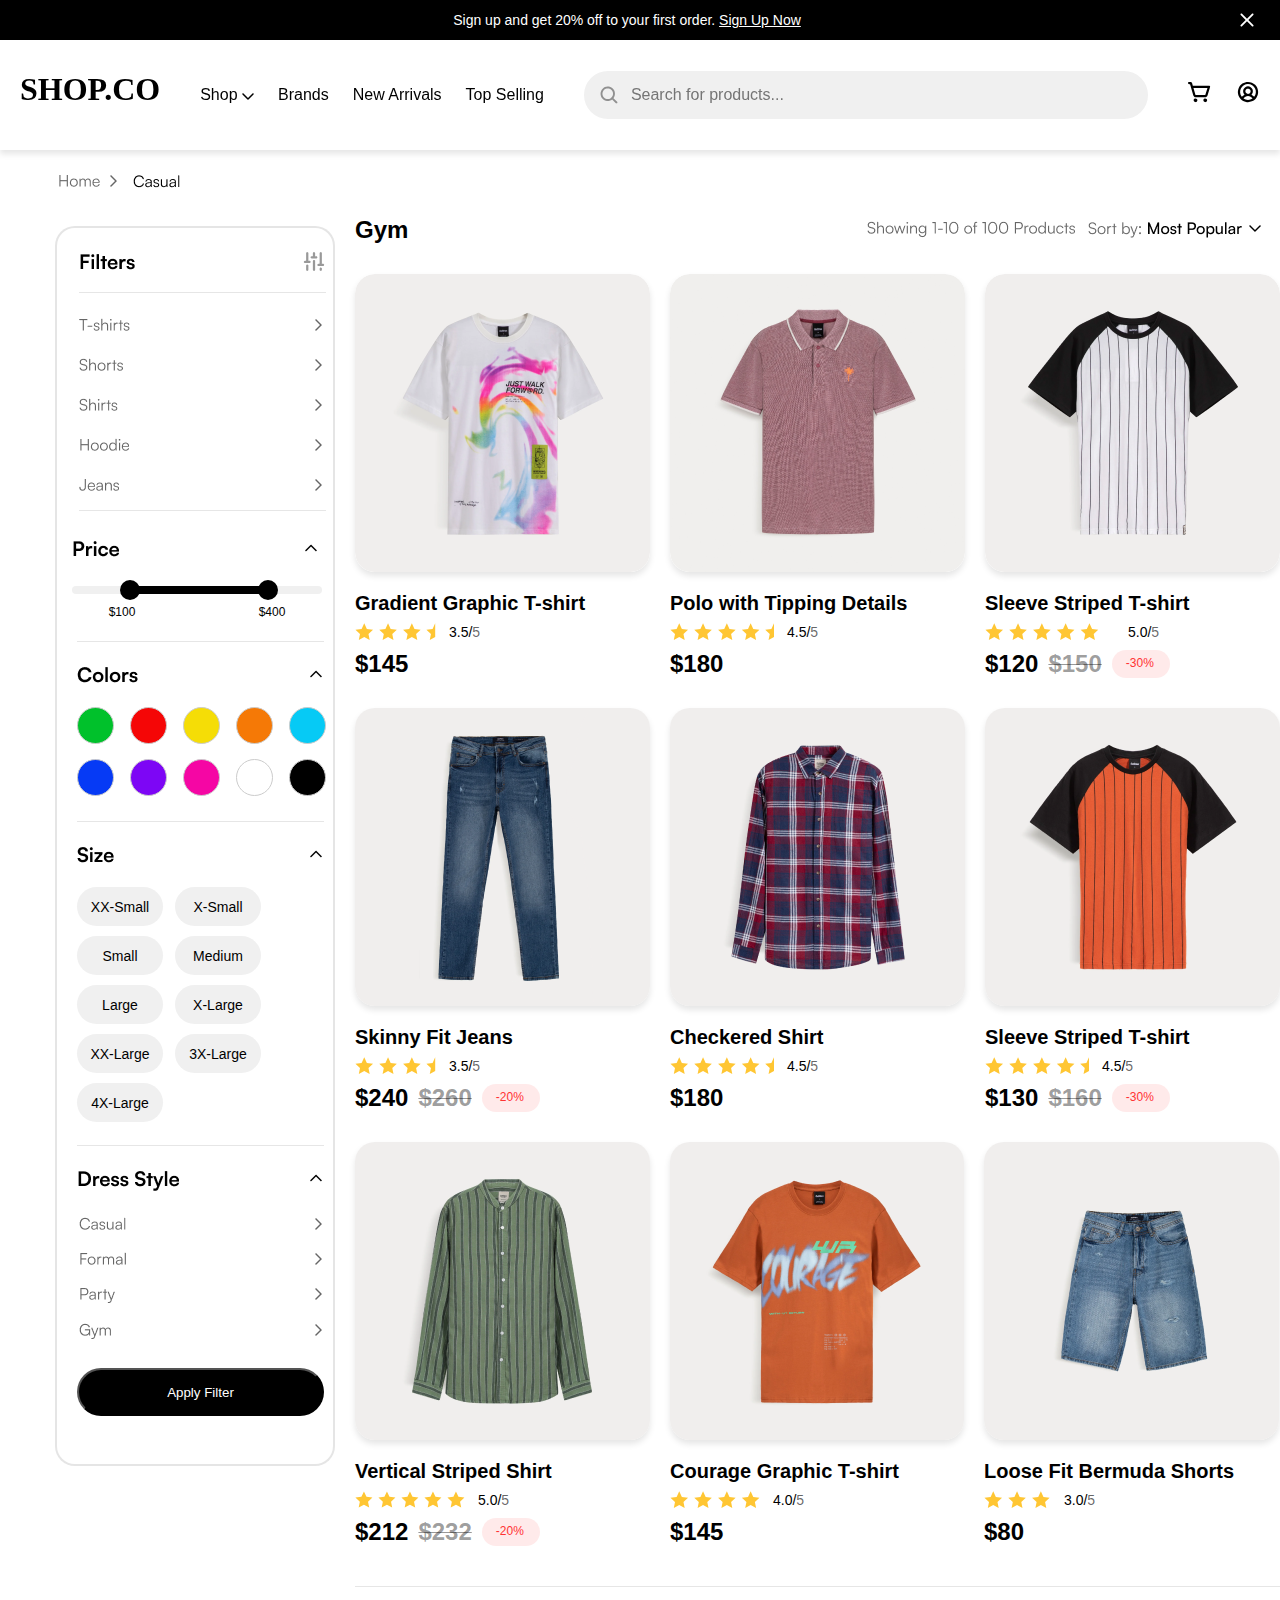
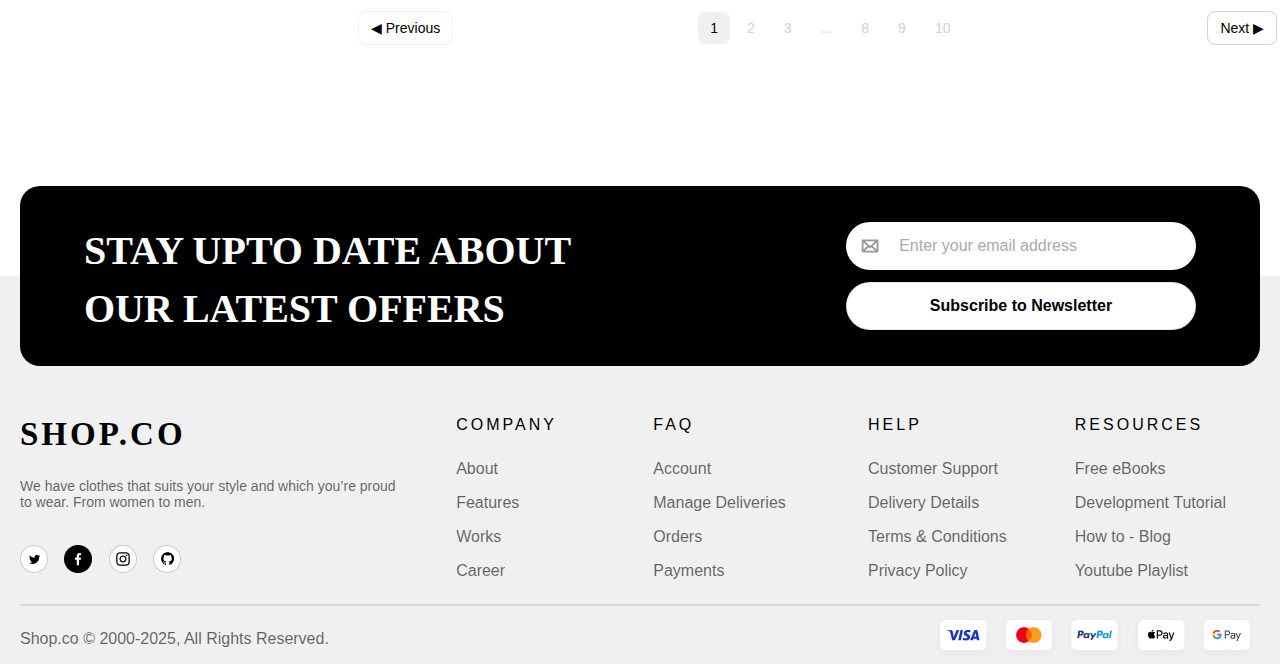
<file: gym.html>
<!DOCTYPE html>
<html lang="pt-br">
  <head>
    <meta charset="UTF-8" />
    <meta name="viewport" content="width=device-width, initial-scale=1.0" />
    <title>CategoryPage</title>
    <link
      rel="icon"
      type="image/x-icon"
      href="./illustration/imagens/favicon/shopco.png"
    />

    <link
      href="https://db.onlinewebfonts.com/a/b542g1IBJML3s1IJfDZIP2RzQIghh0ER"
      rel="stylesheet"
      type="text/css"
    />

    <link rel="stylesheet" href="./interaction/categoria.css">
    <link rel="stylesheet" href="./interaction/mobile/categoriamob.css">
    <link rel="stylesheet" href="./interaction/style.css">
    <script src="./interaction/main.js" defer></script>

  </head>

  <body id="top">

    <!-- Newsletter-bar -->

    <section class="newsleter">
      <div id="announcement-bar">
        <div class="announcement-container">
          <div class="announcement-text">
            <p>
              Sign up and get 20% off to your first order.
              <a href="#news">Sign Up Now</a>
            </p>
          </div>
          <div class="announcement-close">
            <button id="close-announcement">
              <svg
                width="14"
                height="14"
                viewBox="0 0 14 14"
                fill="none"
                xmlns="http://www.w3.org/2000/svg"
              >
                <path
                  d="M13.2882 11.9617C13.4644 12.1378 13.5633 12.3767 13.5633 12.6258C13.5633 12.8749 13.4644 13.1137 13.2882 13.2898C13.1121 13.466 12.8733 13.5649 12.6242 13.5649C12.3751 13.5649 12.1362 13.466 11.9601 13.2898L6.99997 8.32812L2.03825 13.2883C1.86213 13.4644 1.62326 13.5633 1.37418 13.5633C1.12511 13.5633 0.886243 13.4644 0.710122 13.2883C0.534002 13.1122 0.435059 12.8733 0.435059 12.6242C0.435059 12.3751 0.534002 12.1363 0.710122 11.9602L5.67184 7L0.711685 2.03828C0.535564 1.86216 0.436621 1.62329 0.436621 1.37422C0.436621 1.12515 0.535564 0.886277 0.711685 0.710157C0.887805 0.534036 1.12668 0.435093 1.37575 0.435093C1.62482 0.435093 1.86369 0.534036 2.03981 0.710157L6.99997 5.67188L11.9617 0.709375C12.1378 0.533255 12.3767 0.434312 12.6257 0.434312C12.8748 0.434312 13.1137 0.533255 13.2898 0.709375C13.4659 0.885496 13.5649 1.12437 13.5649 1.37344C13.5649 1.62251 13.4659 1.86138 13.2898 2.0375L8.32809 7L13.2882 11.9617Z"
                  fill="white"
                />
              </svg>
            </button>
          </div>
        </div>
      </div>
    </section>

    <!-- Navbar -->

    <section class="navbar">

      <!-- Desktop Nav Menu -->

      <nav id="desktop-nav" class="desktop nav">
        <div class="desktop-nav-container">
          <a href="#top" class="logo">SHOP.CO</a>

          <ul>
            <li class="shop">
              <a id="shhopanchor" href="#"
                >Shop
                <svg
                  xmlns="http://www.w3.org/2000/svg"
                  class="dropdown-icon"
                  width="12"
                  height="7"
                  viewBox="0 0 12 7"
                  fill="none"
                >
                  <path
                    d="M11.5306 1.53063L6.53063 6.53063C6.46095 6.60055 6.37816 6.65602 6.28699 6.69388C6.19583 6.73173 6.09809 6.75122 5.99938 6.75122C5.90067 
                    6.75122 5.80293 6.73173 5.71176 6.69388C5.6206 6.65602 5.53781 6.60055 5.46813 6.53063L0.468128 1.53063C0.327232 1.38973 0.248077 1.19864 0.248077 
                    0.999378C0.248077 0.80012 0.327232 0.609024 0.468128 0.468128C0.609025 0.327231 0.800121 0.248077 0.999378 0.248077C1.19864 0.248077 1.38973 0.327231 
                    1.53063 0.468128L6 4.9375L10.4694 0.467503C10.6103 0.326607 10.8014 0.247452 11.0006 0.247452C11.1999 0.247452 11.391 0.326607 11.5319 0.467503C11.6728 
                    0.608399 11.7519 0.799496 11.7519 0.998753C11.7519 1.19801 11.6728 1.38911 11.5319 1.53L11.5306 1.53063Z"
                    fill="black"/>
                </svg>
              </a>
              <div class="dropdown-container">
                <ul class="dropdown">
                  <li class="sections-clothes">
                    <a href="#">Clothes</a>
                    <div class="sections-container">
                      <ul class="sections">
                        <li><a href="#">See All</a></li>
                        <li><a href="#">Sets</a></li>
                        <li><a href="#">Tailoring</a></li>
                        <li><a href="#">Sports</a></li>
                        <li><a href="#">Plus Size</a></li>
                      </ul>
                    </div>
                  </li>
                  <li class="sections-clothes">
                    <a href="#">Men</a>
                    <div class="sections-container">
                      <ul class="sections">
                        <li><a href="#">T-shirts</a></li>
                        <li><a href="#">Tank tops</a></li>
                        <li><a href="#">Jacket</a></li>
                        <li><a href="#">Pants</a></li>
                        <li><a href="#">Shorts</a></li>
                      </ul>
                    </div>
                  </li>
                  <li class="sections-clothes">
                    <a href="#">Women</a>
                    <div class="sections-container">
                      <ul class="sections">
                        <li><a href="#">Dresses</a></li>
                        <li><a href="#">Blouses</a></li>
                        <li><a href="#">T-shirts</a></li>
                        <li><a href="#">Pants</a></li>
                        <li><a href="#">Skirts</a></li>
                      </ul>
                    </div>
                  </li>
                  <li class="sections-clothes">
                    <a href="#">Shoes</a>
                    <div class="sections-container">
                      <ul class="sections">
                        <li><a href="#">Sneakers</a></li>
                        <li><a href="#">Flip-flops</a></li>
                        <li><a href="#">Boots</a></li>
                        <li><a href="#">Shoes</a></li>
                        <li><a href="#">Sandals</a></li>
                      </ul>
                    </div>
                  </li>
                  <li class="sections-clothes">
                    <a href="#">Accessories</a>
                    <div class="sections-container">
                      <ul class="sections">
                        <li><a href="#">Watches</a></li>
                        <li><a href="#">Glasses</a></li>
                        <li><a href="#">Bags</a></li>
                        <li><a href="#">Belts</a></li>
                        <li><a href="#">Hats</a></li>
                      </ul>
                    </div>
                  </li>
                </ul>
              </div>
            </li>
            <li><a href="#acvcrds">Brands</a></li>
            <li><a href="#brand">New Arrivals</a></li>
            <li><a href="#firstbtn">Top Selling</a></li>
          </ul>

          <div class="search-container">
            <svg
              width="24"
              height="24"
              viewBox="0 0 24 24"
              fill="none"
              xmlns="http://www.w3.org/2000/svg"
            >
              <path
                d="M21.7959 20.2041L17.3437 15.75C18.6787 14.0104 19.3019 11.8282 19.087 9.64607C18.8722 7.4639 17.8353 5.44516 16.1867 3.99937C14.5382 2.55357 12.4014 1.78899 10.2098 1.86071C8.01829 1.93244 5.93607 2.8351 4.38558 4.38559C2.83509 5.93608 1.93243 8.0183 1.8607 10.2098C1.78898 12.4014 2.55356 14.5382 3.99936 16.1867C5.44515 17.8353 7.46389 18.8722 9.64606 19.087C11.8282 19.3019 14.0104 18.6787 15.75 17.3438L20.2059 21.8006C20.3106 21.9053 20.4348 21.9883 20.5715 22.0449C20.7083 22.1016 20.8548 22.1307 21.0028 22.1307C21.1508 22.1307 21.2973 22.1016 21.4341 22.0449C21.5708 21.9883 21.695 21.9053 21.7997 21.8006C21.9043 21.696 21.9873 21.5717 22.044 21.435C22.1006 21.2983 22.1298 21.1517 22.1298 21.0037C22.1298 20.8558 22.1006 20.7092 22.044 20.5725C21.9873 20.4358 21.9043 20.3115 21.7997 20.2069L21.7959 20.2041ZM4.12499 10.5C4.12499 9.23915 4.49888 8.0066 5.19938 6.95824C5.89987 5.90988 6.89551 5.09278 8.06039 4.61027C9.22527 4.12776 10.5071 4.00151 11.7437 4.2475C12.9803 4.49348 14.1162 5.10064 15.0078 5.9922C15.8994 6.88376 16.5065 8.01967 16.7525 9.2563C16.9985 10.4929 16.8722 11.7747 16.3897 12.9396C15.9072 14.1045 15.0901 15.1001 14.0418 15.8006C12.9934 16.5011 11.7608 16.875 10.5 16.875C8.80977 16.8733 7.18927 16.2011 5.99411 15.0059C4.79894 13.8107 4.12673 12.1902 4.12499 10.5Z"
                fill="black"
                fill-opacity="0.4"
              />
            </svg>
            <input type="text" placeholder="Search for products..." />
          </div>

          <ul>
            <li>
              <a href="#" class="icon"
                ><svg
                  width="24"
                  height="24"
                  viewBox="0 0 24 24"
                  fill="none"
                  xmlns="http://www.w3.org/2000/svg"
                >
                  <path
                    d="M9.375 20.25C9.375 20.6208 9.26503 20.9834 9.059 21.2917C8.85298 21.6 8.56014 21.8404 8.21753 21.9823C7.87492 22.1242 7.49792 22.1613 7.1342 22.089C6.77049 22.0166 6.4364 21.838 6.17417 21.5758C5.91195 21.3136 5.73337 20.9795 5.66103 20.6158C5.58868 20.2521 5.62581 19.8751 5.76773 19.5325C5.90964 19.1899 6.14996 18.897 6.45831 18.691C6.76665 18.485 7.12916 18.375 7.5 18.375C7.99728 18.375 8.47419 18.5725 8.82582 18.9242C9.17745 19.2758 9.375 19.7527 9.375 20.25ZM17.25 18.375C16.8792 18.375 16.5166 18.485 16.2083 18.691C15.9 18.897 15.6596 19.1899 15.5177 19.5325C15.3758 19.8751 15.3387 20.2521 15.411 20.6158C15.4834 20.9795 15.662 21.3136 15.9242 21.5758C16.1864 21.838 16.5205 22.0166 16.8842 22.089C17.2479 22.1613 17.6249 22.1242 17.9675 21.9823C18.3101 21.8404 18.603 21.6 18.809 21.2917C19.015 20.9834 19.125 20.6208 19.125 20.25C19.125 19.7527 18.9275 19.2758 18.5758 18.9242C18.2242 18.5725 17.7473 18.375 17.25 18.375ZM22.0753 7.08094L19.5169 15.3966C19.3535 15.9343 19.0211 16.4051 18.569 16.739C18.1169 17.0729 17.5692 17.2521 17.0072 17.25H7.77469C7.2046 17.2482 6.65046 17.0616 6.1953 16.7183C5.74015 16.3751 5.40848 15.8936 5.25 15.3459L2.04469 4.125H1.125C0.826631 4.125 0.540483 4.00647 0.329505 3.7955C0.118526 3.58452 0 3.29837 0 3C0 2.70163 0.118526 2.41548 0.329505 2.2045C0.540483 1.99353 0.826631 1.875 1.125 1.875H2.32687C2.73407 1.87626 3.12988 2.00951 3.45493 2.25478C3.77998 2.50004 4.01674 2.84409 4.12969 3.23531L4.81312 5.625H21C21.1761 5.62499 21.3497 5.6663 21.5069 5.74561C21.664 5.82492 21.8004 5.94001 21.905 6.08164C22.0096 6.22326 22.0795 6.38746 22.1091 6.56102C22.1387 6.73458 22.1271 6.91266 22.0753 7.08094ZM19.4766 7.875H5.45531L7.41375 14.7281C7.43617 14.8065 7.48354 14.8755 7.54867 14.9245C7.6138 14.9736 7.69315 15.0001 7.77469 15H17.0072C17.0875 15.0002 17.1656 14.9746 17.2303 14.927C17.2949 14.8794 17.3426 14.8123 17.3662 14.7356L19.4766 7.875Z"
                    fill="black"
                  />
                </svg>
              </a>
            </li>
            <li>
              <a href="#" class="icon"
                ><svg
                  width="24"
                  height="24"
                  viewBox="0 0 24 24"
                  fill="none"
                  xmlns="http://www.w3.org/2000/svg"
                >
                  <path
                    d="M12 1.875C9.99747 1.875 8.0399 2.46882 6.37486 3.58137C4.70981 4.69392 3.41206 6.27523 2.64572 8.12533C1.87939 9.97543 1.67888 12.0112 2.06955 13.9753C2.46023 15.9393 3.42454 17.7435 4.84055 19.1595C6.25656 20.5755 8.06066 21.5398 10.0247 21.9305C11.9888 22.3211 14.0246 22.1206 15.8747 21.3543C17.7248 20.5879 19.3061 19.2902 20.4186 17.6251C21.5312 15.9601 22.125 14.0025 22.125 12C22.122 9.3156 21.0543 6.74199 19.1562 4.84383C17.258 2.94567 14.6844 1.87798 12 1.875ZM7.45969 18.4284C7.98195 17.7143 8.66528 17.1335 9.45418 16.7331C10.2431 16.3327 11.1153 16.124 12 16.124C12.8847 16.124 13.7569 16.3327 14.5458 16.7331C15.3347 17.1335 16.0181 17.7143 16.5403 18.4284C15.2134 19.3695 13.6268 19.875 12 19.875C10.3732 19.875 8.78665 19.3695 7.45969 18.4284ZM9.375 11.25C9.375 10.7308 9.52896 10.2233 9.8174 9.79163C10.1058 9.35995 10.5158 9.0235 10.9955 8.82482C11.4751 8.62614 12.0029 8.57415 12.5121 8.67544C13.0213 8.77672 13.489 9.02673 13.8562 9.39384C14.2233 9.76096 14.4733 10.2287 14.5746 10.7379C14.6759 11.2471 14.6239 11.7749 14.4252 12.2545C14.2265 12.7342 13.8901 13.1442 13.4584 13.4326C13.0267 13.721 12.5192 13.875 12 13.875C11.3038 13.875 10.6361 13.5984 10.1438 13.1062C9.65157 12.6139 9.375 11.9462 9.375 11.25ZM18.1875 16.8694C17.4583 15.9419 16.5289 15.1914 15.4688 14.6737C16.1444 13.9896 16.6026 13.1208 16.7858 12.1769C16.9689 11.2329 16.8688 10.2558 16.498 9.36861C16.1273 8.4814 15.5024 7.72364 14.702 7.19068C13.9017 6.65771 12.9616 6.37334 12 6.37334C11.0384 6.37334 10.0983 6.65771 9.29797 7.19068C8.49762 7.72364 7.87275 8.4814 7.50198 9.36861C7.13121 10.2558 7.0311 11.2329 7.21424 12.1769C7.39739 13.1208 7.85561 13.9896 8.53125 14.6737C7.4711 15.1914 6.54168 15.9419 5.8125 16.8694C4.89661 15.7083 4.32614 14.3129 4.1664 12.8427C4.00665 11.3725 4.2641 9.88711 4.90925 8.55644C5.55441 7.22578 6.5612 6.10366 7.81439 5.31855C9.06757 4.53343 10.5165 4.11703 11.9953 4.11703C13.4741 4.11703 14.9231 4.53343 16.1762 5.31855C17.4294 6.10366 18.4362 7.22578 19.0814 8.55644C19.7265 9.88711 19.984 11.3725 19.8242 12.8427C19.6645 14.3129 19.094 15.7083 18.1781 16.8694H18.1875Z"
                    fill="black"
                  />
                </svg>
              </a>
            </li>
          </ul>
        </div>
      </nav>

      <!-- Mobile Nav Menu -->

      <nav id="mobile-nav" class="mobile nav">
        <div class="left-mobile-nav">
          <div class="menu-icon">
            <svg
              width="24"
              height="24"
              viewBox="0 0 24 24"
              fill="none"
              xmlns="http://www.w3.org/2000/svg"
            >
              <path
                d="M21.375 12C21.375 12.2984 21.2565 12.5845 21.0455 12.7955C20.8345 13.0065 20.5484 13.125 20.25 13.125H3.75C3.45163 13.125 3.16548 13.0065 2.9545 12.7955C2.74353 12.5845 2.625 12.2984 2.625 12C2.625 11.7016 2.74353 11.4155 2.9545 11.2045C3.16548 10.9935 3.45163 10.875 3.75 10.875H20.25C20.5484 10.875 20.8345 10.9935 21.0455 11.2045C21.2565 11.4155 21.375 11.7016 21.375 12ZM3.75 7.125H20.25C20.5484 7.125 20.8345 7.00647 21.0455 6.7955C21.2565 6.58452 21.375 6.29837 21.375 6C21.375 5.70163 21.2565 5.41548 21.0455 5.2045C20.8345 4.99353 20.5484 4.875 20.25 4.875H3.75C3.45163 4.875 3.16548 4.99353 2.9545 5.2045C2.74353 5.41548 2.625 5.70163 2.625 6C2.625 6.29837 2.74353 6.58452 2.9545 6.7955C3.16548 7.00647 3.45163 7.125 3.75 7.125ZM20.25 16.875H3.75C3.45163 16.875 3.16548 16.9935 2.9545 17.2045C2.74353 17.4155 2.625 17.7016 2.625 18C2.625 18.2984 2.74353 18.5845 2.9545 18.7955C3.16548 19.0065 3.45163 19.125 3.75 19.125H20.25C20.5484 19.125 20.8345 19.0065 21.0455 18.7955C21.2565 18.5845 21.375 18.2984 21.375 18C21.375 17.7016 21.2565 17.4155 21.0455 17.2045C20.8345 16.9935 20.5484 16.875 20.25 16.875Z"
                fill="black"
              />
            </svg>
          </div>

          <a href="#top" class="logo">SHOP.CO</a>
        </div>

        <div class="search-container">
          <svg
            width="24"
            height="24"
            viewBox="0 0 24 24"
            fill="none"
            xmlns="http://www.w3.org/2000/svg"
          >
            <path
              d="M21.7959 20.2041L17.3437 15.75C18.6787 14.0104 19.3019 11.8282 19.087 9.64607C18.8722 7.4639 17.8353 5.44516 16.1867 3.99937C14.5382 2.55357 12.4014 1.78899 10.2098 1.86071C8.01829 1.93244 5.93607 2.8351 4.38558 4.38559C2.83509 5.93608 1.93243 8.0183 1.8607 10.2098C1.78898 12.4014 2.55356 14.5382 3.99936 16.1867C5.44515 17.8353 7.46389 18.8722 9.64606 19.087C11.8282 19.3019 14.0104 18.6787 15.75 17.3438L20.2059 21.8006C20.3106 21.9053 20.4348 21.9883 20.5715 22.0449C20.7083 22.1016 20.8548 22.1307 21.0028 22.1307C21.1508 22.1307 21.2973 22.1016 21.4341 22.0449C21.5708 21.9883 21.695 21.9053 21.7997 21.8006C21.9043 21.696 21.9873 21.5717 22.044 21.435C22.1006 21.2983 22.1298 21.1517 22.1298 21.0037C22.1298 20.8558 22.1006 20.7092 22.044 20.5725C21.9873 20.4358 21.9043 20.3115 21.7997 20.2069L21.7959 20.2041ZM4.12499 10.5C4.12499 9.23915 4.49888 8.0066 5.19938 6.95824C5.89987 5.90988 6.89551 5.09278 8.06039 4.61027C9.22527 4.12776 10.5071 4.00151 11.7437 4.2475C12.9803 4.49348 14.1162 5.10064 15.0078 5.9922C15.8994 6.88376 16.5065 8.01967 16.7525 9.2563C16.9985 10.4929 16.8722 11.7747 16.3897 12.9396C15.9072 14.1045 15.0901 15.1001 14.0418 15.8006C12.9934 16.5011 11.7608 16.875 10.5 16.875C8.80977 16.8733 7.18927 16.2011 5.99411 15.0059C4.79894 13.8107 4.12673 12.1902 4.12499 10.5Z"
              fill="black"
              fill-opacity="0.4"
            />
          </svg>
          <input type="text" placeholder="Search for products..." />
        </div>

        <ul>
          <li>
            <a href="#" class="icon"
              ><svg
                width="22"
                height="22"
                viewBox="0 0 22 22"
                fill="none"
                xmlns="http://www.w3.org/2000/svg"
              >
                <path
                  d="M20.7959 19.2041L16.3437 14.75C17.6787 13.0104 18.3019 10.8282 18.087 8.64607C17.8722 6.4639 16.8353 4.44516 15.1867 2.99937C13.5382 1.55357 11.4014 0.788988 9.20984 0.860713C7.01829 0.932437 4.93607 1.8351 3.38558 3.38559C1.83509 4.93608 0.932429 7.0183 0.860705 9.20985C0.78898 11.4014 1.55356 13.5382 2.99936 15.1867C4.44515 16.8353 6.46389 17.8722 8.64606 18.087C10.8282 18.3019 13.0104 17.6787 14.75 16.3438L19.2059 20.8006C19.3106 20.9053 19.4348 20.9883 19.5715 21.0449C19.7083 21.1016 19.8548 21.1307 20.0028 21.1307C20.1508 21.1307 20.2973 21.1016 20.4341 21.0449C20.5708 20.9883 20.695 20.9053 20.7997 20.8006C20.9043 20.696 20.9873 20.5717 21.044 20.435C21.1006 20.2983 21.1298 20.1517 21.1298 20.0037C21.1298 19.8558 21.1006 19.7092 21.044 19.5725C20.9873 19.4358 20.9043 19.3115 20.7997 19.2069L20.7959 19.2041ZM3.12499 9.5C3.12499 8.23915 3.49888 7.0066 4.19938 5.95824C4.89987 4.90988 5.89551 4.09278 7.06039 3.61027C8.22527 3.12776 9.50707 3.00151 10.7437 3.2475C11.9803 3.49348 13.1162 4.10064 14.0078 4.9922C14.8994 5.88376 15.5065 7.01967 15.7525 8.2563C15.9985 9.49293 15.8722 10.7747 15.3897 11.9396C14.9072 13.1045 14.0901 14.1001 13.0418 14.8006C11.9934 15.5011 10.7608 15.875 9.49999 15.875C7.80977 15.8733 6.18927 15.2011 4.99411 14.0059C3.79894 12.8107 3.12673 11.1902 3.12499 9.5Z"
                  fill="black"
                />
              </svg>
            </a>
          </li>
          <li>
            <a href="#" class="icon"
              ><svg
                width="24"
                height="24"
                viewBox="0 0 24 24"
                fill="none"
                xmlns="http://www.w3.org/2000/svg"
              >
                <path
                  d="M9.375 20.25C9.375 20.6208 9.26503 20.9834 9.059 21.2917C8.85298 21.6 8.56014 21.8404 8.21753 21.9823C7.87492 22.1242 7.49792 22.1613 7.1342 22.089C6.77049 22.0166 6.4364 21.838 6.17417 21.5758C5.91195 21.3136 5.73337 20.9795 5.66103 20.6158C5.58868 20.2521 5.62581 19.8751 5.76773 19.5325C5.90964 19.1899 6.14996 18.897 6.45831 18.691C6.76665 18.485 7.12916 18.375 7.5 18.375C7.99728 18.375 8.47419 18.5725 8.82582 18.9242C9.17745 19.2758 9.375 19.7527 9.375 20.25ZM17.25 18.375C16.8792 18.375 16.5166 18.485 16.2083 18.691C15.9 18.897 15.6596 19.1899 15.5177 19.5325C15.3758 19.8751 15.3387 20.2521 15.411 20.6158C15.4834 20.9795 15.662 21.3136 15.9242 21.5758C16.1864 21.838 16.5205 22.0166 16.8842 22.089C17.2479 22.1613 17.6249 22.1242 17.9675 21.9823C18.3101 21.8404 18.603 21.6 18.809 21.2917C19.015 20.9834 19.125 20.6208 19.125 20.25C19.125 19.7527 18.9275 19.2758 18.5758 18.9242C18.2242 18.5725 17.7473 18.375 17.25 18.375ZM22.0753 7.08094L19.5169 15.3966C19.3535 15.9343 19.0211 16.4051 18.569 16.739C18.1169 17.0729 17.5692 17.2521 17.0072 17.25H7.77469C7.2046 17.2482 6.65046 17.0616 6.1953 16.7183C5.74015 16.3751 5.40848 15.8936 5.25 15.3459L2.04469 4.125H1.125C0.826631 4.125 0.540483 4.00647 0.329505 3.7955C0.118526 3.58452 0 3.29837 0 3C0 2.70163 0.118526 2.41548 0.329505 2.2045C0.540483 1.99353 0.826631 1.875 1.125 1.875H2.32687C2.73407 1.87626 3.12988 2.00951 3.45493 2.25478C3.77998 2.50004 4.01674 2.84409 4.12969 3.23531L4.81312 5.625H21C21.1761 5.62499 21.3497 5.6663 21.5069 5.74561C21.664 5.82492 21.8004 5.94001 21.905 6.08164C22.0096 6.22326 22.0795 6.38746 22.1091 6.56102C22.1387 6.73458 22.1271 6.91266 22.0753 7.08094ZM19.4766 7.875H5.45531L7.41375 14.7281C7.43617 14.8065 7.48354 14.8755 7.54867 14.9245C7.6138 14.9736 7.69315 15.0001 7.77469 15H17.0072C17.0875 15.0002 17.1656 14.9746 17.2303 14.927C17.2949 14.8794 17.3426 14.8123 17.3662 14.7356L19.4766 7.875Z"
                  fill="black"
                />
              </svg>
            </a>
          </li>
          <li>
            <a href="#" class="icon"
              ><svg
                width="24"
                height="24"
                viewBox="0 0 24 24"
                fill="none"
                xmlns="http://www.w3.org/2000/svg"
              >
                <path
                  d="M12 1.875C9.99747 1.875 8.0399 2.46882 6.37486 3.58137C4.70981 4.69392 3.41206 6.27523 2.64572 8.12533C1.87939 9.97543 1.67888 12.0112 2.06955 13.9753C2.46023 15.9393 3.42454 17.7435 4.84055 19.1595C6.25656 20.5755 8.06066 21.5398 10.0247 21.9305C11.9888 22.3211 14.0246 22.1206 15.8747 21.3543C17.7248 20.5879 19.3061 19.2902 20.4186 17.6251C21.5312 15.9601 22.125 14.0025 22.125 12C22.122 9.3156 21.0543 6.74199 19.1562 4.84383C17.258 2.94567 14.6844 1.87798 12 1.875ZM7.45969 18.4284C7.98195 17.7143 8.66528 17.1335 9.45418 16.7331C10.2431 16.3327 11.1153 16.124 12 16.124C12.8847 16.124 13.7569 16.3327 14.5458 16.7331C15.3347 17.1335 16.0181 17.7143 16.5403 18.4284C15.2134 19.3695 13.6268 19.875 12 19.875C10.3732 19.875 8.78665 19.3695 7.45969 18.4284ZM9.375 11.25C9.375 10.7308 9.52896 10.2233 9.8174 9.79163C10.1058 9.35995 10.5158 9.0235 10.9955 8.82482C11.4751 8.62614 12.0029 8.57415 12.5121 8.67544C13.0213 8.77672 13.489 9.02673 13.8562 9.39384C14.2233 9.76096 14.4733 10.2287 14.5746 10.7379C14.6759 11.2471 14.6239 11.7749 14.4252 12.2545C14.2265 12.7342 13.8901 13.1442 13.4584 13.4326C13.0267 13.721 12.5192 13.875 12 13.875C11.3038 13.875 10.6361 13.5984 10.1438 13.1062C9.65157 12.6139 9.375 11.9462 9.375 11.25ZM18.1875 16.8694C17.4583 15.9419 16.5289 15.1914 15.4688 14.6737C16.1444 13.9896 16.6026 13.1208 16.7858 12.1769C16.9689 11.2329 16.8688 10.2558 16.498 9.36861C16.1273 8.4814 15.5024 7.72364 14.702 7.19068C13.9017 6.65771 12.9616 6.37334 12 6.37334C11.0384 6.37334 10.0983 6.65771 9.29797 7.19068C8.49762 7.72364 7.87275 8.4814 7.50198 9.36861C7.13121 10.2558 7.0311 11.2329 7.21424 12.1769C7.39739 13.1208 7.85561 13.9896 8.53125 14.6737C7.4711 15.1914 6.54168 15.9419 5.8125 16.8694C4.89661 15.7083 4.32614 14.3129 4.1664 12.8427C4.00665 11.3725 4.2641 9.88711 4.90925 8.55644C5.55441 7.22578 6.5612 6.10366 7.81439 5.31855C9.06757 4.53343 10.5165 4.11703 11.9953 4.11703C13.4741 4.11703 14.9231 4.53343 16.1762 5.31855C17.4294 6.10366 18.4362 7.22578 19.0814 8.55644C19.7265 9.88711 19.984 11.3725 19.8242 12.8427C19.6645 14.3129 19.094 15.7083 18.1781 16.8694H18.1875Z"
                  fill="black"
                />
              </svg>
            </a>
          </li>
        </ul>
      </nav>

      <div class="focuswidth">
        <div class="mobile-nav-container">
          <ul>
            <li><a id="shhopanchor" href="#">Shop</a></li>
            <li><a href="#acvcrds">Brands</a></li>
            <li><a href="#brand">New Arrivals</a></li>
            <li><a href="#firstbtn">Top Selling</a></li>
          </ul>
        </div>

        <div class="transparentbkg"></div>
      </div>

    </section>
    
    <img class="homecasual" src="illustration/imagens/categoria/homecasual.png">

    <section>

      <div class="container">
        <div class="coluna-esquerda">
          <div class="filtros">
            <img class="filter" src="illustration/imagens/categoria/filter.png"><br>
            <img class="linhaf" src="illustration/imagens/categoria/linhaf.png"><br>
            <a href="#i01">
              <img class="t1" src="illustration/imagens/categoria/t1.png"></a><br>
            <a href="#i09">
              <img class="s2" src="illustration/imagens/categoria/s2.png"></a><br>
            <a href="#i07">
              <img class="s3" src="illustration/imagens/categoria/s3.png"></a><br>
            <a href="#i05">
              <img class="h4" src="illustration/imagens/categoria/h4.png"></a><br>
            <a href="#i04">
              <img class="j5" src="illustration/imagens/categoria/j5.png"></a><br>
            <img class="linhaf" src="illustration/imagens/categoria/linhaf.png"><br>
          </div>

          <div class="preco">
            <img class="t1" src="illustration/imagens/categoria/preco.png"><br>

            <div class="slider-container">
              <div class="slider-track"></div> <!-- Linha base -->
              <div class="range-track" id="range-track"></div> <!-- Linha azul dinâmica -->
          
              <input type="range" id="min" min="0" max="500" value="100" step="1">
              <input type="range" id="max" min="0" max="500" value="400" step="1">
          
              <div class="value" id="min-value">$100</div>
              <div class="value" id="max-value">$400</div>
            </div>
          </div>
          <img class="linhaff" src="illustration/imagens/categoria/linhaf.png"><br>

          <div class="cores">
            <img class="co" src="illustration/imagens/categoria/coress.png"><br>

            <div class="color-picker">
              <div class="color-btn" data-color="#FF0000" style="background-color: #00C12B;"></div>
              <div class="color-btn" data-color="#00FF00" style="background-color: #F50606;"></div>
              <div class="color-btn" data-color="#0000FF" style="background-color: #F5DD06;"></div>
              <div class="color-btn" data-color="#0000FF" style="background-color: #F57906;"></div>
              <div class="color-btn" data-color="#0000FF" style="background-color: #06CAF5;"></div>
            </div>
            <div class="color-picker">
              <div class="color-btn" data-color="#0000FF" style="background-color: #063AF5;"></div>
              <div class="color-btn" data-color="#0000FF" style="background-color: #7D06F5;"></div>
              <div class="color-btn" data-color="#0000FF" style="background-color: #F506A4;"></div>
              <div class="color-btn" data-color="#0000FF" style="background-color: #FFFFFF;"></div>
              <div class="color-btn" data-color="#0000FF" style="background-color: #000000;"></div>
            </div>
          </div>
          <img class="linhafff" src="illustration/imagens/categoria/linhaf.png"><br>

          <div>
            <img class="sizess" src="illustration/imagens/categoria/sizes.png"><br>
            <div class="size-picker">
              <div class="size-btn" data-size="S">XX-Small</div>
              <div class="size-btn" data-size="M">X-Small</div>
            </div>
            <div class="size-picker">
              <div class="size-btn" data-size="S">Small</div>
              <div class="size-btn" data-size="M">Medium</div>
            </div>
            <div class="size-picker">
              <div class="size-btn" data-size="S">Large</div>
              <div class="size-btn" data-size="M">X-Large</div>
            </div>
            <div class="size-picker">
              <div class="size-btn" data-size="S">XX-Large</div>
              <div class="size-btn" data-size="M">3X-Large</div>
            </div>
            <div class="size-picker">
              <div class="size-btn" data-size="M">4X-Large</div>
            </div>
            <img class="liinhaff" src="illustration/imagens/categoria/linhaf.png"><br>

            <div>
              <img class="dress" src="illustration/imagens/categoria/dress.png">
              <div class="filtros">
                <a href="casual.html">
                  <img class="c1" src="illustration/imagens/categoria/c1.png">
                </a><br>
                <a href="formal.html">
                  <img class="c1" src="illustration/imagens/categoria/f2.png">
                </a><br>
                <a href="party.html">
                  <img class="c1" src="illustration/imagens/categoria/p3.png">
                </a><br>
                <a href="gym.html">
                  <img class="c1" src="illustration/imagens/categoria/g4.png">
                </a><br>
              </div>
            </div>
            <button class="btnn">Apply Filter</button>
          </div>
        </div>

        <div class="coluna-direita">
          <h2 class="darkheade">Gym<img class="mostpopular" src="illustration/imagens/categoria/mostpopular.png"></h2>
          <section class="clothes-section">
            <div class="mobile-nowrap wrapper">
      
              <div class="clothes-cards">
                <div class="clothing-card">
                  <a href="produtos.html">
                    <img
                      id="i01"
                      src="./illustration/imagens/produtos/gradiente.png"
                      class="clothesimg"
                      alt="Skinny dark jeans pants"
                      draggable="false"
                    />
                    <div class="info">
                      <p>Gradient Graphic T-shirt</p>
                    </div>
                  </a>
                  <div class="rating">
                    <svg
                      width="81"
                      height="19"
                      viewBox="0 0 81 19"
                      fill="none"
                      xmlns="http://www.w3.org/2000/svg"
                    >
                      <path
                        d="M9.24494 0.255005L11.8641 5.89491L18.0374 6.6431L13.4829 10.8769L14.679 16.9793L9.24494 13.956L3.8109 16.9793L5.00697 10.8769L0.452479 6.6431L6.62573 5.89491L9.24494 0.255005Z"
                        fill="#FFC633"
                      />
                      <path
                        d="M33.0468 0.255005L35.666 5.89491L41.8393 6.6431L37.2848 10.8769L38.4809 16.9793L33.0468 13.956L27.6128 16.9793L28.8089 10.8769L24.2544 6.6431L30.4276 5.89491L33.0468 0.255005Z"
                        fill="#FFC633"
                      />
                      <path
                        d="M56.8487 0.255005L59.4679 5.89491L65.6412 6.6431L61.0867 10.8769L62.2827 16.9793L56.8487 13.956L51.4147 16.9793L52.6107 10.8769L48.0562 6.6431L54.2295 5.89491L56.8487 0.255005Z"
                        fill="#FFC633"
                      />
                      <path
                        d="M74.7641 16.9793L80.1981 13.956V0.255005L77.5789 5.89491L71.4056 6.6431L75.9601 10.8769L74.7641 16.9793Z"
                        fill="#FFC633"
                      />
                    </svg>
                    <p>3.5/<span>5</span></p>
                  </div>
                  <div class="price">
                    <p>$145</p>
                  </div>
                </div>
      
                <div class="clothing-card">
                  <a href="produtos.html">
                    <img
                      id="i02"
                      src="./illustration/imagens/produtos/tipping.png"
                      class="clothesimg"
                      alt="Shirt checkered with a Red and blue pattern"
                      draggable="false"
                    />
                    <div class="info">
                      <p>Polo with Tipping Details</p>
                    </div>
                  </a>
                  <div class="rating">
                    <svg
                      width="104"
                      height="19"
                      viewBox="0 0 104 19"
                      fill="none"
                      xmlns="http://www.w3.org/2000/svg"
                    >
                      <path
                        d="M9.24494 0.255005L11.8641 5.89491L18.0374 6.6431L13.4829 10.8769L14.679 16.9793L9.24494 13.956L3.8109 16.9793L5.00697 10.8769L0.452479 6.6431L6.62573 5.89491L9.24494 0.255005Z"
                        fill="#FFC633"
                      />
                      <path
                        d="M33.0468 0.255005L35.666 5.89491L41.8393 6.6431L37.2848 10.8769L38.4809 16.9793L33.0468 13.956L27.6128 16.9793L28.8089 10.8769L24.2544 6.6431L30.4276 5.89491L33.0468 0.255005Z"
                        fill="#FFC633"
                      />
                      <path
                        d="M56.8487 0.255005L59.4679 5.89491L65.6412 6.6431L61.0867 10.8769L62.2827 16.9793L56.8487 13.956L51.4147 16.9793L52.6107 10.8769L48.0562 6.6431L54.2295 5.89491L56.8487 0.255005Z"
                        fill="#FFC633"
                      />
                      <path
                        d="M80.6506 0.255005L83.2698 5.89491L89.4431 6.6431L84.8886 10.8769L86.0846 16.9793L80.6506 13.956L75.2166 16.9793L76.4126 10.8769L71.8581 6.6431L78.0314 5.89491L80.6506 0.255005Z"
                        fill="#FFC633"
                      />
                      <path
                        d="M98.566 16.9793L104 13.956V0.255005L101.381 5.89491L95.2075 6.6431L99.762 10.8769L98.566 16.9793Z"
                        fill="#FFC633"
                      />
                    </svg>
                    <p>4.5/<span>5</span></p>
                  </div>
                  <div class="price">
                    <p>$180</p>
                  </div>
                </div>
      
                <div class="clothing-card">
                  <a href="produtos.html">
                    <img
                      id="i03"
                      src="./illustration/imagens/produtos/blackshirt.png"
                      class="clothesimg"
                      alt="Vertical striped orange t-shirt with orange sleeves"
                      draggable="false"
                    />
                    <div class="info">
                      <p>Sleeve Striped T-shirt</p>
                    </div>
                  </a>
                  <div class="rating">
                    <svg
                      width="130"
                      height="19"
                      viewBox="0 0 130 19"
                      fill="none"
                      xmlns="http://www.w3.org/2000/svg"
                    >
                      <path
                        d="M9.24494 0.255005L11.8641 5.89491L18.0374 6.6431L13.4829 10.8769L14.679 16.9793L9.24494 13.956L3.8109 16.9793L5.00697 10.8769L0.452479 6.6431L6.62573 5.89491L9.24494 0.255005Z"
                        fill="#FFC633"
                      />
                      <path
                        d="M33.0468 0.255005L35.666 5.89491L41.8393 6.6431L37.2848 10.8769L38.4809 16.9793L33.0468 13.956L27.6128 16.9793L28.8089 10.8769L24.2544 6.6431L30.4276 5.89491L33.0468 0.255005Z"
                        fill="#FFC633"
                      />
                      <path
                        d="M56.8487 0.255005L59.4679 5.89491L65.6412 6.6431L61.0867 10.8769L62.2827 16.9793L56.8487 13.956L51.4147 16.9793L52.6107 10.8769L48.0562 6.6431L54.2295 5.89491L56.8487 0.255005Z"
                        fill="#FFC633"
                      />
                      <path
                        d="M80.6506 0.255005L83.2698 5.89491L89.4431 6.6431L84.8886 10.8769L86.0846 16.9793L80.6506 13.956L75.2166 16.9793L76.4126 10.8769L71.8581 6.6431L78.0314 5.89491L80.6506 0.255005Z"
                        fill="#FFC633"
                      />
                      <path
                        d="M104.452 0.255005L107.071 5.89491L113.245 6.6431L108.69 10.8769L109.886 16.9793L104.452 13.956L99.0177 16.9793L100.214 10.8769L95.6598 6.6431L101.833 5.89491L104.452 0.255005Z"
                        fill="#FFC633"
                      />
                    </svg>
      
                    <p>5.0/<span>5</span></p>
                  </div>
                  <div class="price">
                    <p>$120</p>
                    <p class="fullprice">$150</p>
                    <p class="descontprct">-30%</p>
                  </div>
                </div>
              </div>
            </div>
          </section>

          <section class="clothes-section">
            <div class="mobile-nowrap wrapper">
              <div class="clothes-cards">
                <div class="clothing-card">
                  <a href="produtos.html">
                    <img
                      id="i04"
                      src="./illustration/imagens/newarrivals/image 8.png"
                      class="clothesimg"
                      alt="Skinny dark jeans pants"
                      draggable="false"
                    />
                    <div class="info">
                      <p>Skinny Fit Jeans</p>
                    </div>
                  </a>
                  <div class="rating">
                    <svg
                      width="81"
                      height="19"
                      viewBox="0 0 81 19"
                      fill="none"
                      xmlns="http://www.w3.org/2000/svg"
                    >
                      <path
                        d="M9.24494 0.255005L11.8641 5.89491L18.0374 6.6431L13.4829 10.8769L14.679 16.9793L9.24494 13.956L3.8109 16.9793L5.00697 10.8769L0.452479 6.6431L6.62573 5.89491L9.24494 0.255005Z"
                        fill="#FFC633"
                      />
                      <path
                        d="M33.0468 0.255005L35.666 5.89491L41.8393 6.6431L37.2848 10.8769L38.4809 16.9793L33.0468 13.956L27.6128 16.9793L28.8089 10.8769L24.2544 6.6431L30.4276 5.89491L33.0468 0.255005Z"
                        fill="#FFC633"
                      />
                      <path
                        d="M56.8487 0.255005L59.4679 5.89491L65.6412 6.6431L61.0867 10.8769L62.2827 16.9793L56.8487 13.956L51.4147 16.9793L52.6107 10.8769L48.0562 6.6431L54.2295 5.89491L56.8487 0.255005Z"
                        fill="#FFC633"
                      />
                      <path
                        d="M74.7641 16.9793L80.1981 13.956V0.255005L77.5789 5.89491L71.4056 6.6431L75.9601 10.8769L74.7641 16.9793Z"
                        fill="#FFC633"
                      />
                    </svg>
                    <p>3.5/<span>5</span></p>
                  </div>
                  <div class="price">
                    <p>$240</p>
                    <p class="fullprice">$260</p>
                    <p class="descontprct">-20%</p>
                  </div>
                </div>
      
                <div class="clothing-card">
                  <a href="produtos.html">
                    <img
                      id="i05"
                      src="./illustration/imagens/newarrivals/image 9.png"
                      class="clothesimg"
                      alt="Shirt checkered with a Red and blue pattern"
                      draggable="false"
                    />
                    <div class="info">
                      <p>Checkered Shirt</p>
                    </div>
                  </a>
                  <div class="rating">
                    <svg
                      width="104"
                      height="19"
                      viewBox="0 0 104 19"
                      fill="none"
                      xmlns="http://www.w3.org/2000/svg"
                    >
                      <path
                        d="M9.24494 0.255005L11.8641 5.89491L18.0374 6.6431L13.4829 10.8769L14.679 16.9793L9.24494 13.956L3.8109 16.9793L5.00697 10.8769L0.452479 6.6431L6.62573 5.89491L9.24494 0.255005Z"
                        fill="#FFC633"
                      />
                      <path
                        d="M33.0468 0.255005L35.666 5.89491L41.8393 6.6431L37.2848 10.8769L38.4809 16.9793L33.0468 13.956L27.6128 16.9793L28.8089 10.8769L24.2544 6.6431L30.4276 5.89491L33.0468 0.255005Z"
                        fill="#FFC633"
                      />
                      <path
                        d="M56.8487 0.255005L59.4679 5.89491L65.6412 6.6431L61.0867 10.8769L62.2827 16.9793L56.8487 13.956L51.4147 16.9793L52.6107 10.8769L48.0562 6.6431L54.2295 5.89491L56.8487 0.255005Z"
                        fill="#FFC633"
                      />
                      <path
                        d="M80.6506 0.255005L83.2698 5.89491L89.4431 6.6431L84.8886 10.8769L86.0846 16.9793L80.6506 13.956L75.2166 16.9793L76.4126 10.8769L71.8581 6.6431L78.0314 5.89491L80.6506 0.255005Z"
                        fill="#FFC633"
                      />
                      <path
                        d="M98.566 16.9793L104 13.956V0.255005L101.381 5.89491L95.2075 6.6431L99.762 10.8769L98.566 16.9793Z"
                        fill="#FFC633"
                      />
                    </svg>
                    <p>4.5/<span>5</span></p>
                  </div>
                  <div class="price">
                    <p>$180</p>
                  </div>
                </div>
      
                <div class="clothing-card">
                  <a href="produtos.html">
                    <img
                      id="i06"
                      src="./illustration/imagens/newarrivals/image 10.png"
                      class="clothesimg"
                      alt="Vertical striped orange t-shirt with orange sleeves"
                      draggable="false"
                    />
                    <div class="info">
                      <p>Sleeve Striped T-shirt</p>
                    </div>
                  </a>
                  <div class="rating">
                    <svg
                      width="104"
                      height="19"
                      viewBox="0 0 104 19"
                      fill="none"
                      xmlns="http://www.w3.org/2000/svg"
                    >
                      <path
                        d="M9.24494 0.255005L11.8641 5.89491L18.0374 6.6431L13.4829 10.8769L14.679 16.9793L9.24494 13.956L3.8109 16.9793L5.00697 10.8769L0.452479 6.6431L6.62573 5.89491L9.24494 0.255005Z"
                        fill="#FFC633"
                      />
                      <path
                        d="M33.0468 0.255005L35.666 5.89491L41.8393 6.6431L37.2848 10.8769L38.4809 16.9793L33.0468 13.956L27.6128 16.9793L28.8089 10.8769L24.2544 6.6431L30.4276 5.89491L33.0468 0.255005Z"
                        fill="#FFC633"
                      />
                      <path
                        d="M56.8487 0.255005L59.4679 5.89491L65.6412 6.6431L61.0867 10.8769L62.2827 16.9793L56.8487 13.956L51.4147 16.9793L52.6107 10.8769L48.0562 6.6431L54.2295 5.89491L56.8487 0.255005Z"
                        fill="#FFC633"
                      />
                      <path
                        d="M80.6506 0.255005L83.2698 5.89491L89.4431 6.6431L84.8886 10.8769L86.0846 16.9793L80.6506 13.956L75.2166 16.9793L76.4126 10.8769L71.8581 6.6431L78.0314 5.89491L80.6506 0.255005Z"
                        fill="#FFC633"
                      />
                      <path
                        d="M98.566 16.9793L104 13.956V0.255005L101.381 5.89491L95.2075 6.6431L99.762 10.8769L98.566 16.9793Z"
                        fill="#FFC633"
                      />
                    </svg>
                    <p>4.5/<span>5</span></p>
                  </div>
                  <div class="price">
                    <p>$130</p>
                    <p class="fullprice">$160</p>
                    <p class="descontprct">-30%</p>
                  </div>
                </div>
              </div>
            </div>
          </section>

          <section class="clothes-section">
            <div class="mobile-nowrap wrapper">      
              <div class="clothes-cards">
                <div class="clothing-card">
                  <a href="produtos.html">
                    <img
                      id="i07" 
                      src="./illustration/imagens/topsealing/image 7.png"
                      class="clothesimg"
                      alt="Black T-shirt with small stamp"
                      draggable="false"
                    />
                    <div class="info">
                      <p>Vertical Striped Shirt</p>
                    </div>
                  </a>
                  <div class="rating">
                    <svg
                      width="110"
                      height="23"
                      viewBox="0 0 139 23"
                      fill="none"
                      xmlns="http://www.w3.org/2000/svg"
                    >
                      <path
                        d="M11.2895 0L14.4879 6.8872L22.0264 7.80085L16.4647 12.971L17.9253 20.4229L11.2895 16.731L4.6537 20.4229L6.11428 12.971L0.552547 7.80085L8.09104 6.8872L11.2895 0Z"
                        fill="#FFC633"
                      />
                      <path
                        d="M40.3553 0L43.5537 6.8872L51.0922 7.80085L45.5305 12.971L46.9911 20.4229L40.3553 16.731L33.7195 20.4229L35.1801 12.971L29.6183 7.80085L37.1568 6.8872L40.3553 0Z"
                        fill="#FFC633"
                      />
                      <path
                        d="M69.421 0L72.6195 6.8872L80.158 7.80085L74.5962 12.971L76.0568 20.4229L69.421 16.731L62.7852 20.4229L64.2458 12.971L58.6841 7.80085L66.2226 6.8872L69.421 0Z"
                        fill="#FFC633"
                      />
                      <path
                        d="M98.4868 0L101.685 6.8872L109.224 7.80085L103.662 12.971L105.123 20.4229L98.4868 16.731L91.851 20.4229L93.3116 12.971L87.7498 7.80085L95.2883 6.8872L98.4868 0Z"
                        fill="#FFC633"
                      />
                      <path
                        d="M127.553 0L130.751 6.8872L138.289 7.80085L132.728 12.971L134.188 20.4229L127.553 16.731L120.917 20.4229L122.377 12.971L116.816 7.80085L124.354 6.8872L127.553 0Z"
                        fill="#FFC633"
                      />
                    </svg>
                    <p>5.0/<span>5</span></p>
                  </div>
                  <div class="price">
                    <p>$212</p>
                    <p class="fullprice">$232</p>
                    <p class="descontprct">-20%</p>
                  </div>
                </div>
      
                <div class="clothing-card">
                  <a href="produtos.html">
                    <img
                      id="i08"
                      src="./illustration/imagens/topsealing/image 8.png"
                      class="clothesimg"
                      alt="Skinny dark jeans pants"
                      draggable="false"
                    />
                    <div class="info">
                      <p>Courage Graphic T-shirt</p>
                    </div>
                  </a>
                  <div class="rating">
                    <svg
                      width="90"
                      height="19"
                      viewBox="0 0 90 19"
                      fill="none"
                      xmlns="http://www.w3.org/2000/svg"
                    >
                      <path
                        d="M9.24494 0.255127L11.8641 5.89504L18.0374 6.64322L13.4829 10.8771L14.679 16.9794L9.24494 13.9561L3.8109 16.9794L5.00697 10.8771L0.452479 6.64322L6.62573 5.89504L9.24494 0.255127Z"
                        fill="#FFC633"
                      />
                      <path
                        d="M33.0468 0.255127L35.666 5.89504L41.8393 6.64322L37.2848 10.8771L38.4809 16.9794L33.0468 13.9561L27.6128 16.9794L28.8089 10.8771L24.2544 6.64322L30.4276 5.89504L33.0468 0.255127Z"
                        fill="#FFC633"
                      />
                      <path
                        d="M56.8487 0.255127L59.4679 5.89504L65.6412 6.64322L61.0867 10.8771L62.2827 16.9794L56.8487 13.9561L51.4147 16.9794L52.6107 10.8771L48.0562 6.64322L54.2295 5.89504L56.8487 0.255127Z"
                        fill="#FFC633"
                      />
                      <path
                        d="M80.6506 0.255127L83.2698 5.89504L89.443 6.64322L84.8885 10.8771L86.0846 16.9794L80.6506 13.9561L75.2165 16.9794L76.4126 10.8771L71.8581 6.64322L78.0314 5.89504L80.6506 0.255127Z"
                        fill="#FFC633"
                      />
                    </svg>
                    <p>4.0/<span>5</span></p>
                  </div>
                  <div class="price">
                    <p>$145</p>
                  </div>
                </div>
      
                <div class="clothing-card">
                  <a href="produtos.html">
                    <img
                      id="i09"
                      src="./illustration/imagens/topsealing/image 9.png"
                      class="clothesimg"
                      alt="Shirt checkered with a Red and blue pattern"
                      draggable="false"
                    />
                    <div class="info">
                      <p>Loose Fit Bermuda Shorts</p>
                    </div>
                  </a>
                  <div class="rating">
                    <svg
                      width="67"
                      height="19"
                      viewBox="0 0 67 19"
                      fill="none"
                      xmlns="http://www.w3.org/2000/svg"
                    >
                      <path
                        d="M9.24494 0.255127L11.8641 5.89504L18.0374 6.64322L13.4829 10.8771L14.679 16.9794L9.24494 13.9561L3.8109 16.9794L5.00697 10.8771L0.452479 6.64322L6.62573 5.89504L9.24494 0.255127Z"
                        fill="#FFC633"
                      />
                      <path
                        d="M33.0468 0.255127L35.666 5.89504L41.8393 6.64322L37.2848 10.8771L38.4809 16.9794L33.0468 13.9561L27.6128 16.9794L28.8089 10.8771L24.2544 6.64322L30.4276 5.89504L33.0468 0.255127Z"
                        fill="#FFC633"
                      />
                      <path
                        d="M56.8487 0.255127L59.4679 5.89504L65.6412 6.64322L61.0867 10.8771L62.2827 16.9794L56.8487 13.9561L51.4147 16.9794L52.6107 10.8771L48.0562 6.64322L54.2295 5.89504L56.8487 0.255127Z"
                        fill="#FFC633"
                      />
                    </svg>
                    <p>3.0/<span>5</span></p>
                  </div>
                  <div class="price">
                    <p>$80</p>
                  </div>
                </div>
              </div>
            </div>
          </section>

          <img  class="linhade" src="./illustration/imagens/categoria/linhade.png">

          <div class="pagination">
            <button id="prevBtn" class="prevbtnn" disabled>&#9664;  Previous</button>
            <!-- Números das páginas -->
            <button class="page-btn active">1</button>
            <button class="page-btn">2</button>
            <button class="page-btn">3</button>
            <button class="page-btn">...</button>
            <button class="page-btn">8</button>
            <button class="page-btn">9</button>
            <button class="page-btn">10</button>
            <button id="nextBtn" class="nextbtnn">Next  &#9654;</button>
          </div>

        </div>
      </div>
    </section>

    <img class="homecasualm" src="illustration/imagens/categoria/homecasualm.png">
    <div class="colunam">
      <h2 class="darkheade">Gym<img class="wingm" src="illustration/imagens/categoria/wingm.png"><a href="#"><img id="openModalBtn" class="filtrom" src="illustration/imagens/categoria/filtrom.png"></a></h2>
      <section class="clothes-section">
        <div class="mobile-nowrap wrapper">
  
          <div class="clothes-cards">
            <div class="clothing-card">
              <a href="produtos.html">
                <img
                  id="i01"
                  src="./illustration/imagens/produtos/gradiente.png"
                  class="clothesimg"
                  alt="Skinny dark jeans pants"
                  draggable="false"
                />
                <div class="info">
                  <p>Gradient Graphic T-shirt</p>
                </div>
              </a>
              <div class="rating">
                <svg
                  width="81"
                  height="19"
                  viewBox="0 0 81 19"
                  fill="none"
                  xmlns="http://www.w3.org/2000/svg"
                >
                  <path
                    d="M9.24494 0.255005L11.8641 5.89491L18.0374 6.6431L13.4829 10.8769L14.679 16.9793L9.24494 13.956L3.8109 16.9793L5.00697 10.8769L0.452479 6.6431L6.62573 5.89491L9.24494 0.255005Z"
                    fill="#FFC633"
                  />
                  <path
                    d="M33.0468 0.255005L35.666 5.89491L41.8393 6.6431L37.2848 10.8769L38.4809 16.9793L33.0468 13.956L27.6128 16.9793L28.8089 10.8769L24.2544 6.6431L30.4276 5.89491L33.0468 0.255005Z"
                    fill="#FFC633"
                  />
                  <path
                    d="M56.8487 0.255005L59.4679 5.89491L65.6412 6.6431L61.0867 10.8769L62.2827 16.9793L56.8487 13.956L51.4147 16.9793L52.6107 10.8769L48.0562 6.6431L54.2295 5.89491L56.8487 0.255005Z"
                    fill="#FFC633"
                  />
                  <path
                    d="M74.7641 16.9793L80.1981 13.956V0.255005L77.5789 5.89491L71.4056 6.6431L75.9601 10.8769L74.7641 16.9793Z"
                    fill="#FFC633"
                  />
                </svg>
                <p>3.5/<span>5</span></p>
              </div>
              <div class="price">
                <p>$145</p>
              </div>
            </div>
  
            <div class="clothing-card">
              <a href="produtos.html">
                <img
                  id="i02"
                  src="./illustration/imagens/produtos/tipping.png"
                  class="clothesimg"
                  alt="Shirt checkered with a Red and blue pattern"
                  draggable="false"
                />
                <div class="info">
                  <p>Polo with Tipping Details</p>
                </div>
              </a>
              <div class="rating">
                <svg
                  width="104"
                  height="19"
                  viewBox="0 0 104 19"
                  fill="none"
                  xmlns="http://www.w3.org/2000/svg"
                >
                  <path
                    d="M9.24494 0.255005L11.8641 5.89491L18.0374 6.6431L13.4829 10.8769L14.679 16.9793L9.24494 13.956L3.8109 16.9793L5.00697 10.8769L0.452479 6.6431L6.62573 5.89491L9.24494 0.255005Z"
                    fill="#FFC633"
                  />
                  <path
                    d="M33.0468 0.255005L35.666 5.89491L41.8393 6.6431L37.2848 10.8769L38.4809 16.9793L33.0468 13.956L27.6128 16.9793L28.8089 10.8769L24.2544 6.6431L30.4276 5.89491L33.0468 0.255005Z"
                    fill="#FFC633"
                  />
                  <path
                    d="M56.8487 0.255005L59.4679 5.89491L65.6412 6.6431L61.0867 10.8769L62.2827 16.9793L56.8487 13.956L51.4147 16.9793L52.6107 10.8769L48.0562 6.6431L54.2295 5.89491L56.8487 0.255005Z"
                    fill="#FFC633"
                  />
                  <path
                    d="M80.6506 0.255005L83.2698 5.89491L89.4431 6.6431L84.8886 10.8769L86.0846 16.9793L80.6506 13.956L75.2166 16.9793L76.4126 10.8769L71.8581 6.6431L78.0314 5.89491L80.6506 0.255005Z"
                    fill="#FFC633"
                  />
                  <path
                    d="M98.566 16.9793L104 13.956V0.255005L101.381 5.89491L95.2075 6.6431L99.762 10.8769L98.566 16.9793Z"
                    fill="#FFC633"
                  />
                </svg>
                <p>4.5/<span>5</span></p>
              </div>
              <div class="price">
                <p>$180</p>
              </div>
            </div>
          </div>
        </div>
      </section>

      <section class="clothes-section">
        <div class="mobile-nowrap wrapper">
  
          <div class="clothes-cards">
            <div class="clothing-card">
              <a href="produtos.html">
                <img
                  id="i03"
                  src="./illustration/imagens/produtos/blackshirt.png"
                  class="clothesimg"
                  alt="Vertical striped orange t-shirt with orange sleeves"
                  draggable="false"
                />
                <div class="info">
                  <p>Sleeve Striped T-shirt</p>
                </div>
              </a>
              <div class="rating">
                <svg
                  width="130"
                  height="19"
                  viewBox="0 0 130 19"
                  fill="none"
                  xmlns="http://www.w3.org/2000/svg"
                >
                  <path
                    d="M9.24494 0.255005L11.8641 5.89491L18.0374 6.6431L13.4829 10.8769L14.679 16.9793L9.24494 13.956L3.8109 16.9793L5.00697 10.8769L0.452479 6.6431L6.62573 5.89491L9.24494 0.255005Z"
                    fill="#FFC633"
                  />
                  <path
                    d="M33.0468 0.255005L35.666 5.89491L41.8393 6.6431L37.2848 10.8769L38.4809 16.9793L33.0468 13.956L27.6128 16.9793L28.8089 10.8769L24.2544 6.6431L30.4276 5.89491L33.0468 0.255005Z"
                    fill="#FFC633"
                  />
                  <path
                    d="M56.8487 0.255005L59.4679 5.89491L65.6412 6.6431L61.0867 10.8769L62.2827 16.9793L56.8487 13.956L51.4147 16.9793L52.6107 10.8769L48.0562 6.6431L54.2295 5.89491L56.8487 0.255005Z"
                    fill="#FFC633"
                  />
                  <path
                    d="M80.6506 0.255005L83.2698 5.89491L89.4431 6.6431L84.8886 10.8769L86.0846 16.9793L80.6506 13.956L75.2166 16.9793L76.4126 10.8769L71.8581 6.6431L78.0314 5.89491L80.6506 0.255005Z"
                    fill="#FFC633"
                  />
                  <path
                    d="M104.452 0.255005L107.071 5.89491L113.245 6.6431L108.69 10.8769L109.886 16.9793L104.452 13.956L99.0177 16.9793L100.214 10.8769L95.6598 6.6431L101.833 5.89491L104.452 0.255005Z"
                    fill="#FFC633"
                  />
                </svg>
  
                <p>5.0/<span>5</span></p>
              </div>
              <div class="price">
                <p>$120</p>
                <p class="fullprice">$150</p>
                <p class="descontprct">-30%</p>
              </div>
            </div>

            <div class="clothing-card">
              <a href="produtos.html">
                <img
                  id="i04"
                  src="./illustration/imagens/newarrivals/image 8.png"
                  class="clothesimg"
                  alt="Skinny dark jeans pants"
                  draggable="false"
                />
                <div class="info">
                  <p>Skinny Fit Jeans</p>
                </div>
              </a>
              <div class="rating">
                <svg
                  width="81"
                  height="19"
                  viewBox="0 0 81 19"
                  fill="none"
                  xmlns="http://www.w3.org/2000/svg"
                >
                  <path
                    d="M9.24494 0.255005L11.8641 5.89491L18.0374 6.6431L13.4829 10.8769L14.679 16.9793L9.24494 13.956L3.8109 16.9793L5.00697 10.8769L0.452479 6.6431L6.62573 5.89491L9.24494 0.255005Z"
                    fill="#FFC633"
                  />
                  <path
                    d="M33.0468 0.255005L35.666 5.89491L41.8393 6.6431L37.2848 10.8769L38.4809 16.9793L33.0468 13.956L27.6128 16.9793L28.8089 10.8769L24.2544 6.6431L30.4276 5.89491L33.0468 0.255005Z"
                    fill="#FFC633"
                  />
                  <path
                    d="M56.8487 0.255005L59.4679 5.89491L65.6412 6.6431L61.0867 10.8769L62.2827 16.9793L56.8487 13.956L51.4147 16.9793L52.6107 10.8769L48.0562 6.6431L54.2295 5.89491L56.8487 0.255005Z"
                    fill="#FFC633"
                  />
                  <path
                    d="M74.7641 16.9793L80.1981 13.956V0.255005L77.5789 5.89491L71.4056 6.6431L75.9601 10.8769L74.7641 16.9793Z"
                    fill="#FFC633"
                  />
                </svg>
                <p>3.5/<span>5</span></p>
              </div>
              <div class="price">
                <p>$240</p>
                <p class="fullprice">$260</p>
                <p class="descontprct">-20%</p>
              </div>
            </div>
          </div>
        </div>
      </section>

      <section class="clothes-section">
        <div class="mobile-nowrap wrapper">
          <div class="clothes-cards">
              <div class="clothing-card">
                <a href="produtos.html">
                  <img
                    id="i05"
                    src="./illustration/imagens/newarrivals/image 9.png"
                    class="clothesimg"
                    alt="Shirt checkered with a Red and blue pattern"
                    draggable="false"
                  />
                  <div class="info">
                    <p>Checkered Shirt</p>
                  </div>
                </a>
                <div class="rating">
                  <svg
                    width="104"
                    height="19"
                    viewBox="0 0 104 19"
                    fill="none"
                    xmlns="http://www.w3.org/2000/svg"
                  >
                    <path
                      d="M9.24494 0.255005L11.8641 5.89491L18.0374 6.6431L13.4829 10.8769L14.679 16.9793L9.24494 13.956L3.8109 16.9793L5.00697 10.8769L0.452479 6.6431L6.62573 5.89491L9.24494 0.255005Z"
                      fill="#FFC633"
                    />
                    <path
                      d="M33.0468 0.255005L35.666 5.89491L41.8393 6.6431L37.2848 10.8769L38.4809 16.9793L33.0468 13.956L27.6128 16.9793L28.8089 10.8769L24.2544 6.6431L30.4276 5.89491L33.0468 0.255005Z"
                      fill="#FFC633"
                    />
                    <path
                      d="M56.8487 0.255005L59.4679 5.89491L65.6412 6.6431L61.0867 10.8769L62.2827 16.9793L56.8487 13.956L51.4147 16.9793L52.6107 10.8769L48.0562 6.6431L54.2295 5.89491L56.8487 0.255005Z"
                      fill="#FFC633"
                    />
                    <path
                      d="M80.6506 0.255005L83.2698 5.89491L89.4431 6.6431L84.8886 10.8769L86.0846 16.9793L80.6506 13.956L75.2166 16.9793L76.4126 10.8769L71.8581 6.6431L78.0314 5.89491L80.6506 0.255005Z"
                      fill="#FFC633"
                    />
                    <path
                      d="M98.566 16.9793L104 13.956V0.255005L101.381 5.89491L95.2075 6.6431L99.762 10.8769L98.566 16.9793Z"
                      fill="#FFC633"
                    />
                  </svg>
                  <p>4.5/<span>5</span></p>
                </div>
                <div class="price">
                  <p>$180</p>
                </div>
              </div>

              <div class="clothing-card">
                <a href="produtos.html">
                  <img
                    id="i06"
                    src="./illustration/imagens/newarrivals/image 10.png"
                    class="clothesimg"
                    alt="Vertical striped orange t-shirt with orange sleeves"
                    draggable="false"
                  />
                  <div class="info">
                    <p>Sleeve Striped T-shirt</p>
                  </div>
                </a>
                <div class="rating">
                  <svg
                    width="104"
                    height="19"
                    viewBox="0 0 104 19"
                    fill="none"
                    xmlns="http://www.w3.org/2000/svg"
                  >
                    <path
                      d="M9.24494 0.255005L11.8641 5.89491L18.0374 6.6431L13.4829 10.8769L14.679 16.9793L9.24494 13.956L3.8109 16.9793L5.00697 10.8769L0.452479 6.6431L6.62573 5.89491L9.24494 0.255005Z"
                      fill="#FFC633"
                    />
                    <path
                      d="M33.0468 0.255005L35.666 5.89491L41.8393 6.6431L37.2848 10.8769L38.4809 16.9793L33.0468 13.956L27.6128 16.9793L28.8089 10.8769L24.2544 6.6431L30.4276 5.89491L33.0468 0.255005Z"
                      fill="#FFC633"
                    />
                    <path
                      d="M56.8487 0.255005L59.4679 5.89491L65.6412 6.6431L61.0867 10.8769L62.2827 16.9793L56.8487 13.956L51.4147 16.9793L52.6107 10.8769L48.0562 6.6431L54.2295 5.89491L56.8487 0.255005Z"
                      fill="#FFC633"
                    />
                    <path
                      d="M80.6506 0.255005L83.2698 5.89491L89.4431 6.6431L84.8886 10.8769L86.0846 16.9793L80.6506 13.956L75.2166 16.9793L76.4126 10.8769L71.8581 6.6431L78.0314 5.89491L80.6506 0.255005Z"
                      fill="#FFC633"
                    />
                    <path
                      d="M98.566 16.9793L104 13.956V0.255005L101.381 5.89491L95.2075 6.6431L99.762 10.8769L98.566 16.9793Z"
                      fill="#FFC633"
                    />
                  </svg>
                  <p>4.5/<span>5</span></p>
                </div>
                <div class="price">
                  <p>$130</p>
                  <p class="fullprice">$160</p>
                  <p class="descontprct">-30%</p>
                </div>
              </div>
          </div>
        </div>
      </section>
      <img class="linhammm" src="illustration/imagens/categoria/linhammm.png">

      <div class="pagina">
        <button id="prevBtn" class="prev" disabled>&#9664;  Previous</button>
        <!-- Números das páginas -->
        <button class="page-bt active">1</button>
        <button class="page-bt">2</button>
        <button class="page-bt">...</button>
        <button class="page-bt">9</button>
        <button class="page-bt">10</button>
        <button id="nextBtn" class="next">Next  &#9654;</button>
      </div>


      <!-- Modal -->
      <div id="modalOverlay" class="modal-overlay">
        <div class="modal-content">
          <span id="closeModalBtn" class="close-btn">&times;</span>
          
            <div class="filtros">
              <img class="filter" src="illustration/imagens/categoria/filter.png"><br>
              <img class="linhaf" src="illustration/imagens/categoria/linhaf.png"><br>
              <a href="#i01">
                <img class="t1" src="illustration/imagens/categoria/t1.png"></a><br>
              <a href="#i09">
                <img class="s2" src="illustration/imagens/categoria/s2.png"></a><br>
              <a href="#i07">
                <img class="s3" src="illustration/imagens/categoria/s3.png"></a><br>
              <a href="#i05">
                <img class="h4" src="illustration/imagens/categoria/h4.png"></a><br>
              <a href="#i04">
                <img class="j5" src="illustration/imagens/categoria/j5.png"></a><br>
              <img class="linhaf" src="illustration/imagens/categoria/linhaf.png"><br>
            </div>
  
            <div class="preco">
              <img class="t1" src="illustration/imagens/categoria/preco.png"><br>
  
              <div class="slider-container">
                <div class="slider-track"></div> <!-- Linha base -->
                <div class="range-track" id="range-track"></div> <!-- Linha azul dinâmica -->
            
                <input type="range" id="min" min="0" max="500" value="100" step="1">
                <input type="range" id="max" min="0" max="500" value="400" step="1">
            
                <div class="value" id="min-value">$100</div>
                <div class="value" id="max-value">$400</div>
              </div>
            </div>
            <img class="linhaff" src="illustration/imagens/categoria/linhaf.png"><br>
  
            <div class="cores">
              <img class="co" src="illustration/imagens/categoria/coress.png"><br>
  
              <div class="color-picker">
                <div class="color-btn" data-color="#FF0000" style="background-color: #00C12B;"></div>
                <div class="color-btn" data-color="#00FF00" style="background-color: #F50606;"></div>
                <div class="color-btn" data-color="#0000FF" style="background-color: #F5DD06;"></div>
                <div class="color-btn" data-color="#0000FF" style="background-color: #F57906;"></div>
                <div class="color-btn" data-color="#0000FF" style="background-color: #06CAF5;"></div>
              </div>
              <div class="color-picker">
                <div class="color-btn" data-color="#0000FF" style="background-color: #063AF5;"></div>
                <div class="color-btn" data-color="#0000FF" style="background-color: #7D06F5;"></div>
                <div class="color-btn" data-color="#0000FF" style="background-color: #F506A4;"></div>
                <div class="color-btn" data-color="#0000FF" style="background-color: #FFFFFF;"></div>
                <div class="color-btn" data-color="#0000FF" style="background-color: #000000;"></div>
              </div>
            </div>
            <img class="linhafff" src="illustration/imagens/categoria/linhaf.png"><br>
  
            <div>
              <img class="sizess" src="illustration/imagens/categoria/sizes.png"><br>
              <div class="size-picker">
                <div class="size-btn" data-size="S">XX-Small</div>
                <div class="size-btn" data-size="M">X-Small</div>
              </div>
              <div class="size-picker">
                <div class="size-btn" data-size="S">Small</div>
                <div class="size-btn" data-size="M">Medium</div>
              </div>
              <div class="size-picker">
                <div class="size-btn" data-size="S">Large</div>
                <div class="size-btn" data-size="M">X-Large</div>
              </div>
              <div class="size-picker">
                <div class="size-btn" data-size="S">XX-Large</div>
                <div class="size-btn" data-size="M">3X-Large</div>
              </div>
              <div class="size-picker">
                <div class="size-btn" data-size="M">4X-Large</div>
              </div>
              <img class="liinhaff" src="illustration/imagens/categoria/linhaf.png"><br>
  
              <div>
                <img class="dress" src="illustration/imagens/categoria/dress.png">
                <div class="filtros">
                  <a href="casual.html">
                    <img class="c1" src="illustration/imagens/categoria/c1.png">
                  </a><br>
                  <a href="formal.html">
                    <img class="c1" src="illustration/imagens/categoria/f2.png">
                  </a><br>
                  <a href="party.html">
                    <img class="c1" src="illustration/imagens/categoria/p3.png">
                  </a><br>
                  <a href="gym.html">
                    <img class="c1" src="illustration/imagens/categoria/g4.png">
                  </a><br>
                </div>
              </div>
              <button class="btnn">Apply Filter</button>
            </div>
        </div>
      </div>








  </div> 

    <!-- Newsletter Section -->

    <section class="newsletter-section" id="newslettersection">
      <div id="news" class="newsletter">
        <div class="wrapper">
          <form action="#" novalidate>
            <p class="darkheader">
              STAY UPTO DATE ABOUT<br class="br" />
              OUR LATEST OFFERS
            </p>
            <div class="submit-container">
              <div class="email-container">
                <svg
                  width="22"
                  height="16"
                  viewBox="0 0 22 16"
                  fill="none"
                  xmlns="http://www.w3.org/2000/svg"
                >
                  <path
                    d="M20 0.125H2C1.70163 0.125 1.41548 0.243526 1.2045 0.454505C0.993526 0.665483 0.875 0.951631 0.875 1.25V14C0.875 14.4973 1.07254 14.9742 1.42417 15.3258C1.77581 15.6775 2.25272 15.875 2.75 15.875H19.25C19.7473 15.875 20.2242 15.6775 20.5758 15.3258C20.9275 14.9742 21.125 14.4973 21.125 14V1.25C21.125 0.951631 21.0065 0.665483 20.7955 0.454505C20.5845 0.243526 20.2984 0.125 20 0.125ZM11 7.97375L4.89219 2.375H17.1078L11 7.97375ZM7.69906 8L3.125 12.1925V3.8075L7.69906 8ZM9.36406 9.52625L10.2397 10.3297C10.4472 10.52 10.7185 10.6255 11 10.6255C11.2815 10.6255 11.5528 10.52 11.7603 10.3297L12.6359 9.52625L17.1078 13.625H4.89219L9.36406 9.52625ZM14.3009 8L18.875 3.8075V12.1925L14.3009 8Z"
                    fill="black"
                    fill-opacity="0.4"
                  />
                </svg>
                <div class="error-message"></div>
                <div class="success-message"></div>
                <input
                  type="email"
                  spellcheck="false"
                  placeholder="Enter your email address"
                />
              </div>
              <button class="btn light">Subscribe to Newsletter</button>
            </div>
          </form>
        </div>
      </div>
    </section>

    <!-- Footer Section -->

    <section class="footersection">
      <footer>
        <div class="wrapper">
          <div class="links-container">
            <div class="firstcolumn">
              <h3 class="first-column-title">SHOP.CO</h3>
              <p>
                We have clothes that suits your style and which you’re proud to
                wear. From women to men.
              </p>
              <div class="social">
                <a href="#" target="_blank">
                  <img
                    src="./illustration/imagens/sociallogo/logo-twitter 2.png"
                    alt="Twitter logo"
                    draggable="false"
                  />
                </a>

                <a href="#" target="_blank">
                  <img
                    src="./illustration/imagens/sociallogo/logo-fb-simple 2.png"
                    alt="Facebook logo"
                    draggable="false"
                  />
                </a>

                <a href="https://www.instagram.com/saalati_/" target="_blank">
                  <img
                    src="./illustration/imagens/sociallogo/logo-instagram 1.png"
                    alt="Instagram logo"
                    draggable="false"
                  />
                </a>

                <a href="https://github.com/SalatielFerreira" target="_blank">
                  <img
                    src="./illustration/imagens/sociallogo/logo-github 1.png"
                    alt="Github logo"
                    draggable="false"
                  />
                </a>
              </div>
            </div>

            <div class="footer-links-container">
              <div class="top-links-container">
                <div class="links">
                  <h3>COMPANY</h3>

                  <ul>
                    <li><a href="#" target="_blank">About</a></li>
                    <li><a href="#" target="_blank">Features</a></li>
                    <li><a href="#" target="_blank">Works</a></li>
                    <li><a href="#" target="_blank">Career</a></li>
                  </ul>
                </div>

                <div class="links">
                  <h3>FAQ</h3>

                  <ul>
                    <li><a href="#" target="_blank">Account</a></li>
                    <li><a href="#" target="_blank">Manage Deliveries</a></li>
                    <li><a href="#" target="_blank">Orders</a></li>
                    <li><a href="#" target="_blank">Payments</a></li>
                  </ul>
                </div>
              </div>

              <div class="bottom-links-container">
                <div class="links">
                  <h3>HELP</h3>

                  <ul>
                    <li><a href="#" target="_blank">Customer Support</a></li>
                    <li><a href="#" target="_blank">Delivery Details</a></li>
                    <li><a href="#" target="_blank">Terms & Conditions</a></li>
                    <li><a href="#" target="_blank">Privacy Policy</a></li>
                  </ul>
                </div>

                <div class="links">
                  <h3>RESOURCES</h3>

                  <ul>
                    <li><a href="#" target="_blank">Free eBooks</a></li>
                    <li>
                      <a href="#" target="_blank">Development Tutorial</a>
                    </li>
                    <li><a href="#" target="_blank">How to - Blog</a></li>
                    <li><a href="#" target="_blank">Youtube Playlist</a></li>
                  </ul>
                </div>
              </div>
            </div>
          </div>

          <hr />

          <div class="underline">
            <p class="copyright">Shop.co © 2000-2025, All Rights Reserved.</p>

            <div class="cardslogo">
              <img
                src="./illustration/imagens/cardlogo/Visa.png"
                alt="Visa card logo"
                draggable="false"
              />
              <img
                src="./illustration/imagens/cardlogo/Mastercard.png"
                alt="Mastercard logo"
                draggable="false"
              />
              <img
                src="./illustration/imagens/cardlogo/Paypal.png"
                alt="Paypal logo"
                draggable="false"
              />
              <img
                src="./illustration/imagens/cardlogo/applePay.png"
                alt="ApplePay logo"
                draggable="false"
              />
              <img
                src="./illustration/imagens/cardlogo/G Pay.png"
                alt="GooglePay logo"
                draggable="false"
              />
            </div>
          </div>
        </div>
      </footer>
    </section>
  </body>
</html>
</file>
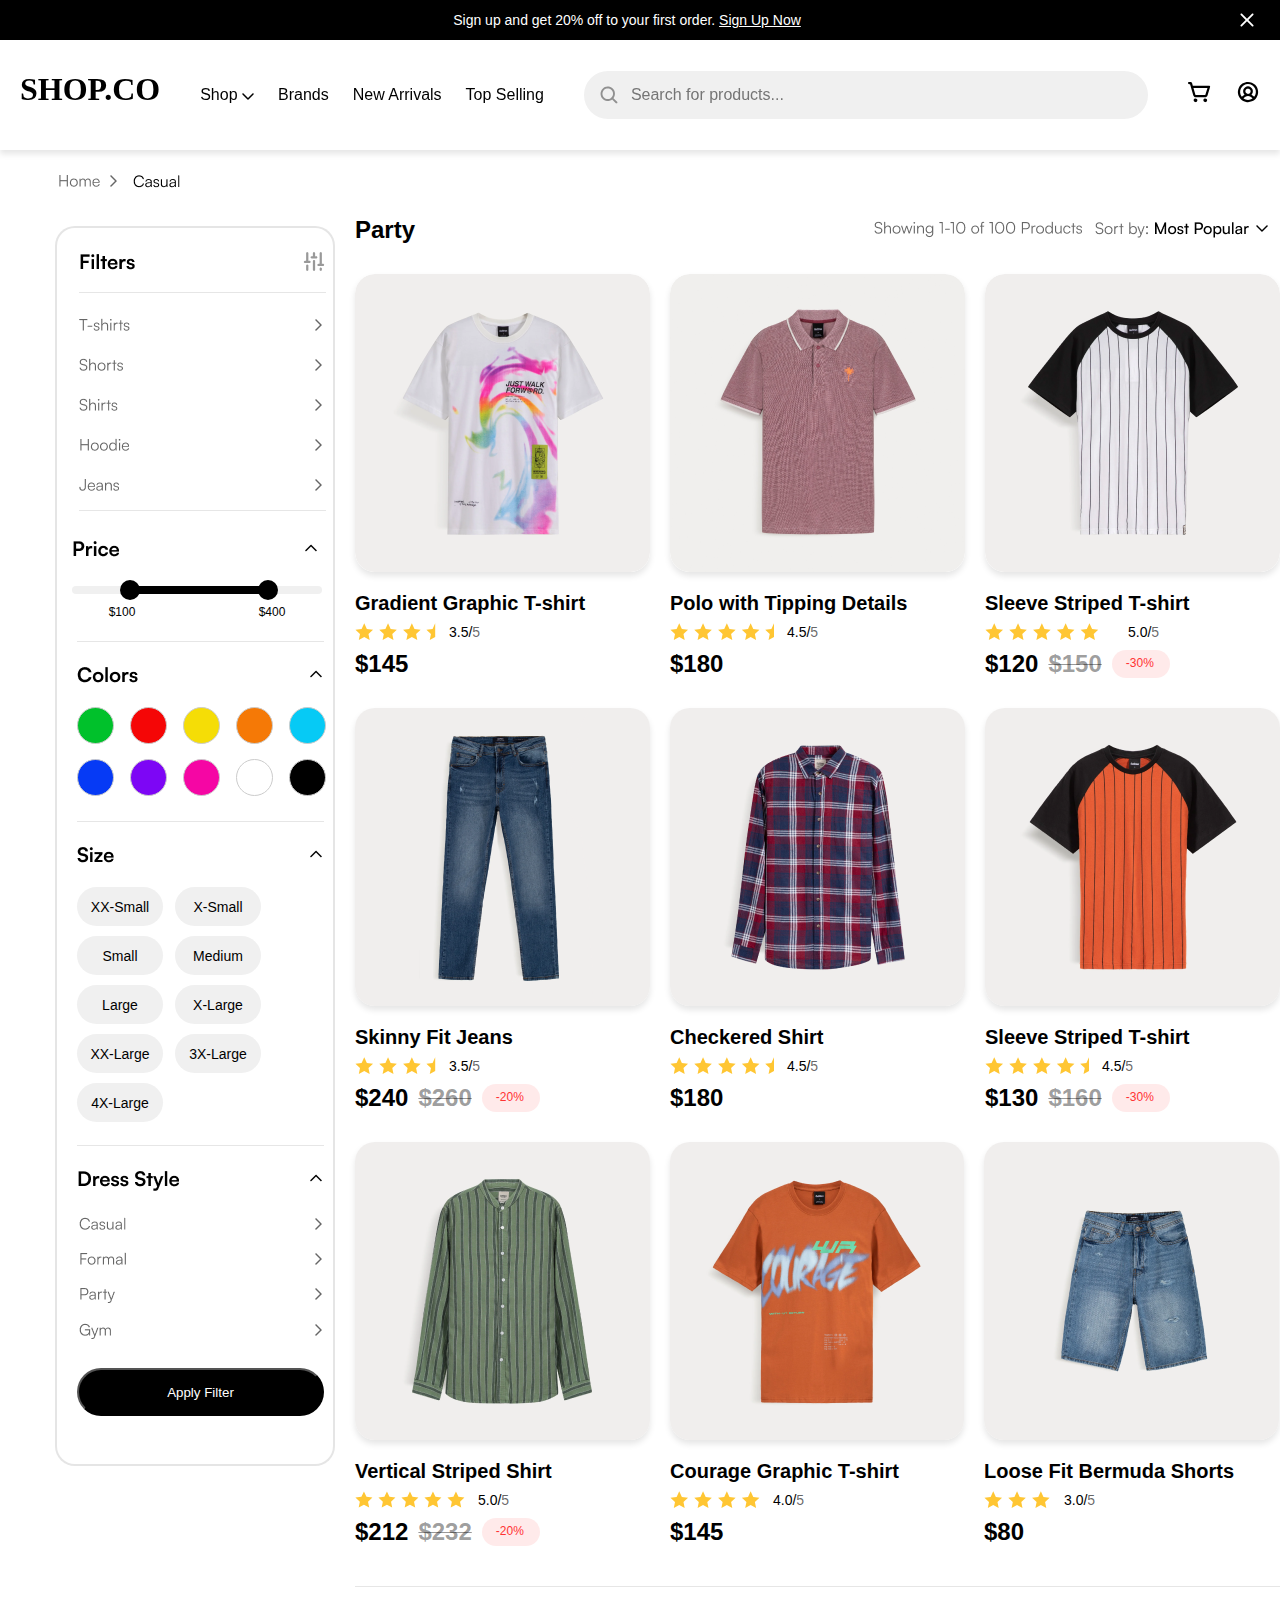
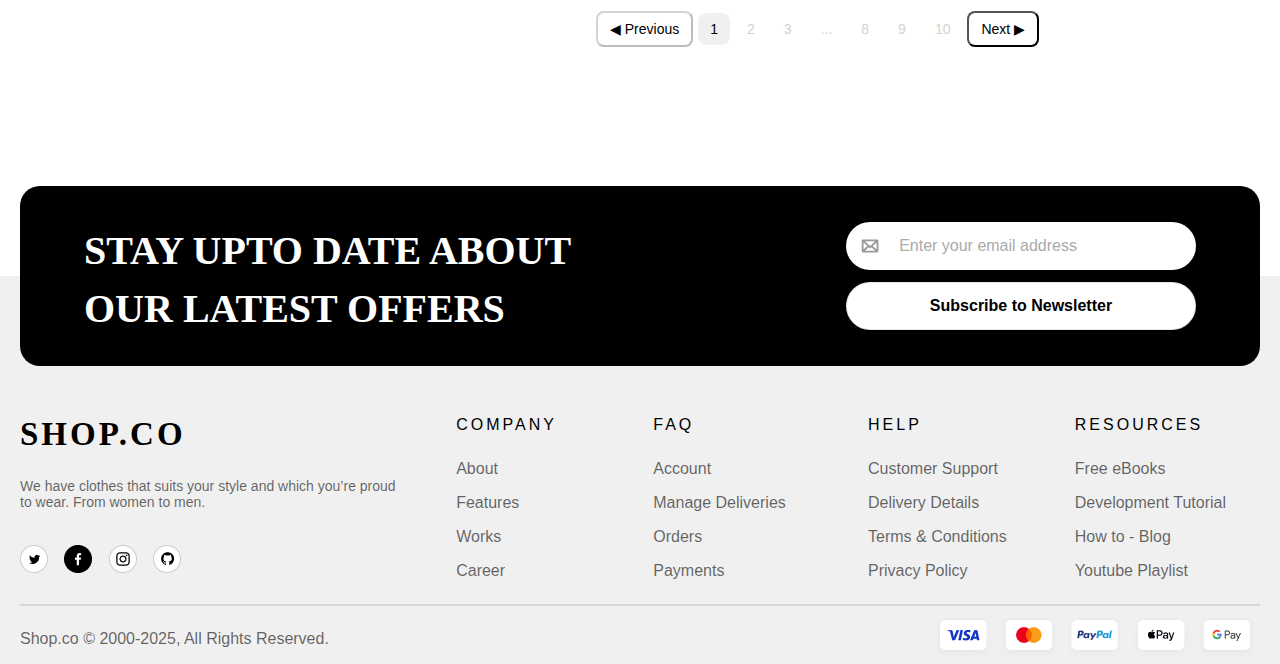
<file: party.html>
<!DOCTYPE html>
<html lang="pt-br">
  <head>
    <meta charset="UTF-8" />
    <meta name="viewport" content="width=device-width, initial-scale=1.0" />
    <title>CategoryPage</title>
    <link
      rel="icon"
      type="image/x-icon"
      href="./illustration/imagens/favicon/shopco.png"
    />

    <link
      href="https://db.onlinewebfonts.com/a/b542g1IBJML3s1IJfDZIP2RzQIghh0ER"
      rel="stylesheet"
      type="text/css"
    />

    <link rel="stylesheet" href="./interaction/categoria.css">
    <link rel="stylesheet" href="./interaction/mobile/categoriamob.css">
    <link rel="stylesheet" href="./interaction/style.css">
    <script src="./interaction/main.js" defer></script>

  </head>

  <body id="top">

    <!-- Newsletter-bar -->

    <section class="newsleter">
      <div id="announcement-bar">
        <div class="announcement-container">
          <div class="announcement-text">
            <p>
              Sign up and get 20% off to your first order.
              <a href="#news">Sign Up Now</a>
            </p>
          </div>
          <div class="announcement-close">
            <button id="close-announcement">
              <svg
                width="14"
                height="14"
                viewBox="0 0 14 14"
                fill="none"
                xmlns="http://www.w3.org/2000/svg"
              >
                <path
                  d="M13.2882 11.9617C13.4644 12.1378 13.5633 12.3767 13.5633 12.6258C13.5633 12.8749 13.4644 13.1137 13.2882 13.2898C13.1121 13.466 12.8733 13.5649 12.6242 13.5649C12.3751 13.5649 12.1362 13.466 11.9601 13.2898L6.99997 8.32812L2.03825 13.2883C1.86213 13.4644 1.62326 13.5633 1.37418 13.5633C1.12511 13.5633 0.886243 13.4644 0.710122 13.2883C0.534002 13.1122 0.435059 12.8733 0.435059 12.6242C0.435059 12.3751 0.534002 12.1363 0.710122 11.9602L5.67184 7L0.711685 2.03828C0.535564 1.86216 0.436621 1.62329 0.436621 1.37422C0.436621 1.12515 0.535564 0.886277 0.711685 0.710157C0.887805 0.534036 1.12668 0.435093 1.37575 0.435093C1.62482 0.435093 1.86369 0.534036 2.03981 0.710157L6.99997 5.67188L11.9617 0.709375C12.1378 0.533255 12.3767 0.434312 12.6257 0.434312C12.8748 0.434312 13.1137 0.533255 13.2898 0.709375C13.4659 0.885496 13.5649 1.12437 13.5649 1.37344C13.5649 1.62251 13.4659 1.86138 13.2898 2.0375L8.32809 7L13.2882 11.9617Z"
                  fill="white"
                />
              </svg>
            </button>
          </div>
        </div>
      </div>
    </section>

    <!-- Navbar -->

    <section class="navbar">

      <!-- Desktop Nav Menu -->

      <nav id="desktop-nav" class="desktop nav">
        <div class="desktop-nav-container">
          <a href="#top" class="logo">SHOP.CO</a>

          <ul>
            <li class="shop">
              <a id="shhopanchor" href="#"
                >Shop
                <svg
                  xmlns="http://www.w3.org/2000/svg"
                  class="dropdown-icon"
                  width="12"
                  height="7"
                  viewBox="0 0 12 7"
                  fill="none"
                >
                  <path
                    d="M11.5306 1.53063L6.53063 6.53063C6.46095 6.60055 6.37816 6.65602 6.28699 6.69388C6.19583 6.73173 6.09809 6.75122 5.99938 6.75122C5.90067 
                    6.75122 5.80293 6.73173 5.71176 6.69388C5.6206 6.65602 5.53781 6.60055 5.46813 6.53063L0.468128 1.53063C0.327232 1.38973 0.248077 1.19864 0.248077 
                    0.999378C0.248077 0.80012 0.327232 0.609024 0.468128 0.468128C0.609025 0.327231 0.800121 0.248077 0.999378 0.248077C1.19864 0.248077 1.38973 0.327231 
                    1.53063 0.468128L6 4.9375L10.4694 0.467503C10.6103 0.326607 10.8014 0.247452 11.0006 0.247452C11.1999 0.247452 11.391 0.326607 11.5319 0.467503C11.6728 
                    0.608399 11.7519 0.799496 11.7519 0.998753C11.7519 1.19801 11.6728 1.38911 11.5319 1.53L11.5306 1.53063Z"
                    fill="black"/>
                </svg>
              </a>
              <div class="dropdown-container">
                <ul class="dropdown">
                  <li class="sections-clothes">
                    <a href="#">Clothes</a>
                    <div class="sections-container">
                      <ul class="sections">
                        <li><a href="#">See All</a></li>
                        <li><a href="#">Sets</a></li>
                        <li><a href="#">Tailoring</a></li>
                        <li><a href="#">Sports</a></li>
                        <li><a href="#">Plus Size</a></li>
                      </ul>
                    </div>
                  </li>
                  <li class="sections-clothes">
                    <a href="#">Men</a>
                    <div class="sections-container">
                      <ul class="sections">
                        <li><a href="#">T-shirts</a></li>
                        <li><a href="#">Tank tops</a></li>
                        <li><a href="#">Jacket</a></li>
                        <li><a href="#">Pants</a></li>
                        <li><a href="#">Shorts</a></li>
                      </ul>
                    </div>
                  </li>
                  <li class="sections-clothes">
                    <a href="#">Women</a>
                    <div class="sections-container">
                      <ul class="sections">
                        <li><a href="#">Dresses</a></li>
                        <li><a href="#">Blouses</a></li>
                        <li><a href="#">T-shirts</a></li>
                        <li><a href="#">Pants</a></li>
                        <li><a href="#">Skirts</a></li>
                      </ul>
                    </div>
                  </li>
                  <li class="sections-clothes">
                    <a href="#">Shoes</a>
                    <div class="sections-container">
                      <ul class="sections">
                        <li><a href="#">Sneakers</a></li>
                        <li><a href="#">Flip-flops</a></li>
                        <li><a href="#">Boots</a></li>
                        <li><a href="#">Shoes</a></li>
                        <li><a href="#">Sandals</a></li>
                      </ul>
                    </div>
                  </li>
                  <li class="sections-clothes">
                    <a href="#">Accessories</a>
                    <div class="sections-container">
                      <ul class="sections">
                        <li><a href="#">Watches</a></li>
                        <li><a href="#">Glasses</a></li>
                        <li><a href="#">Bags</a></li>
                        <li><a href="#">Belts</a></li>
                        <li><a href="#">Hats</a></li>
                      </ul>
                    </div>
                  </li>
                </ul>
              </div>
            </li>
            <li><a href="#acvcrds">Brands</a></li>
            <li><a href="#brand">New Arrivals</a></li>
            <li><a href="#firstbtn">Top Selling</a></li>
          </ul>

          <div class="search-container">
            <svg
              width="24"
              height="24"
              viewBox="0 0 24 24"
              fill="none"
              xmlns="http://www.w3.org/2000/svg"
            >
              <path
                d="M21.7959 20.2041L17.3437 15.75C18.6787 14.0104 19.3019 11.8282 19.087 9.64607C18.8722 7.4639 17.8353 5.44516 16.1867 3.99937C14.5382 2.55357 12.4014 1.78899 10.2098 1.86071C8.01829 1.93244 5.93607 2.8351 4.38558 4.38559C2.83509 5.93608 1.93243 8.0183 1.8607 10.2098C1.78898 12.4014 2.55356 14.5382 3.99936 16.1867C5.44515 17.8353 7.46389 18.8722 9.64606 19.087C11.8282 19.3019 14.0104 18.6787 15.75 17.3438L20.2059 21.8006C20.3106 21.9053 20.4348 21.9883 20.5715 22.0449C20.7083 22.1016 20.8548 22.1307 21.0028 22.1307C21.1508 22.1307 21.2973 22.1016 21.4341 22.0449C21.5708 21.9883 21.695 21.9053 21.7997 21.8006C21.9043 21.696 21.9873 21.5717 22.044 21.435C22.1006 21.2983 22.1298 21.1517 22.1298 21.0037C22.1298 20.8558 22.1006 20.7092 22.044 20.5725C21.9873 20.4358 21.9043 20.3115 21.7997 20.2069L21.7959 20.2041ZM4.12499 10.5C4.12499 9.23915 4.49888 8.0066 5.19938 6.95824C5.89987 5.90988 6.89551 5.09278 8.06039 4.61027C9.22527 4.12776 10.5071 4.00151 11.7437 4.2475C12.9803 4.49348 14.1162 5.10064 15.0078 5.9922C15.8994 6.88376 16.5065 8.01967 16.7525 9.2563C16.9985 10.4929 16.8722 11.7747 16.3897 12.9396C15.9072 14.1045 15.0901 15.1001 14.0418 15.8006C12.9934 16.5011 11.7608 16.875 10.5 16.875C8.80977 16.8733 7.18927 16.2011 5.99411 15.0059C4.79894 13.8107 4.12673 12.1902 4.12499 10.5Z"
                fill="black"
                fill-opacity="0.4"
              />
            </svg>
            <input type="text" placeholder="Search for products..." />
          </div>

          <ul>
            <li>
              <a href="#" class="icon"
                ><svg
                  width="24"
                  height="24"
                  viewBox="0 0 24 24"
                  fill="none"
                  xmlns="http://www.w3.org/2000/svg"
                >
                  <path
                    d="M9.375 20.25C9.375 20.6208 9.26503 20.9834 9.059 21.2917C8.85298 21.6 8.56014 21.8404 8.21753 21.9823C7.87492 22.1242 7.49792 22.1613 7.1342 22.089C6.77049 22.0166 6.4364 21.838 6.17417 21.5758C5.91195 21.3136 5.73337 20.9795 5.66103 20.6158C5.58868 20.2521 5.62581 19.8751 5.76773 19.5325C5.90964 19.1899 6.14996 18.897 6.45831 18.691C6.76665 18.485 7.12916 18.375 7.5 18.375C7.99728 18.375 8.47419 18.5725 8.82582 18.9242C9.17745 19.2758 9.375 19.7527 9.375 20.25ZM17.25 18.375C16.8792 18.375 16.5166 18.485 16.2083 18.691C15.9 18.897 15.6596 19.1899 15.5177 19.5325C15.3758 19.8751 15.3387 20.2521 15.411 20.6158C15.4834 20.9795 15.662 21.3136 15.9242 21.5758C16.1864 21.838 16.5205 22.0166 16.8842 22.089C17.2479 22.1613 17.6249 22.1242 17.9675 21.9823C18.3101 21.8404 18.603 21.6 18.809 21.2917C19.015 20.9834 19.125 20.6208 19.125 20.25C19.125 19.7527 18.9275 19.2758 18.5758 18.9242C18.2242 18.5725 17.7473 18.375 17.25 18.375ZM22.0753 7.08094L19.5169 15.3966C19.3535 15.9343 19.0211 16.4051 18.569 16.739C18.1169 17.0729 17.5692 17.2521 17.0072 17.25H7.77469C7.2046 17.2482 6.65046 17.0616 6.1953 16.7183C5.74015 16.3751 5.40848 15.8936 5.25 15.3459L2.04469 4.125H1.125C0.826631 4.125 0.540483 4.00647 0.329505 3.7955C0.118526 3.58452 0 3.29837 0 3C0 2.70163 0.118526 2.41548 0.329505 2.2045C0.540483 1.99353 0.826631 1.875 1.125 1.875H2.32687C2.73407 1.87626 3.12988 2.00951 3.45493 2.25478C3.77998 2.50004 4.01674 2.84409 4.12969 3.23531L4.81312 5.625H21C21.1761 5.62499 21.3497 5.6663 21.5069 5.74561C21.664 5.82492 21.8004 5.94001 21.905 6.08164C22.0096 6.22326 22.0795 6.38746 22.1091 6.56102C22.1387 6.73458 22.1271 6.91266 22.0753 7.08094ZM19.4766 7.875H5.45531L7.41375 14.7281C7.43617 14.8065 7.48354 14.8755 7.54867 14.9245C7.6138 14.9736 7.69315 15.0001 7.77469 15H17.0072C17.0875 15.0002 17.1656 14.9746 17.2303 14.927C17.2949 14.8794 17.3426 14.8123 17.3662 14.7356L19.4766 7.875Z"
                    fill="black"
                  />
                </svg>
              </a>
            </li>
            <li>
              <a href="#" class="icon"
                ><svg
                  width="24"
                  height="24"
                  viewBox="0 0 24 24"
                  fill="none"
                  xmlns="http://www.w3.org/2000/svg"
                >
                  <path
                    d="M12 1.875C9.99747 1.875 8.0399 2.46882 6.37486 3.58137C4.70981 4.69392 3.41206 6.27523 2.64572 8.12533C1.87939 9.97543 1.67888 12.0112 2.06955 13.9753C2.46023 15.9393 3.42454 17.7435 4.84055 19.1595C6.25656 20.5755 8.06066 21.5398 10.0247 21.9305C11.9888 22.3211 14.0246 22.1206 15.8747 21.3543C17.7248 20.5879 19.3061 19.2902 20.4186 17.6251C21.5312 15.9601 22.125 14.0025 22.125 12C22.122 9.3156 21.0543 6.74199 19.1562 4.84383C17.258 2.94567 14.6844 1.87798 12 1.875ZM7.45969 18.4284C7.98195 17.7143 8.66528 17.1335 9.45418 16.7331C10.2431 16.3327 11.1153 16.124 12 16.124C12.8847 16.124 13.7569 16.3327 14.5458 16.7331C15.3347 17.1335 16.0181 17.7143 16.5403 18.4284C15.2134 19.3695 13.6268 19.875 12 19.875C10.3732 19.875 8.78665 19.3695 7.45969 18.4284ZM9.375 11.25C9.375 10.7308 9.52896 10.2233 9.8174 9.79163C10.1058 9.35995 10.5158 9.0235 10.9955 8.82482C11.4751 8.62614 12.0029 8.57415 12.5121 8.67544C13.0213 8.77672 13.489 9.02673 13.8562 9.39384C14.2233 9.76096 14.4733 10.2287 14.5746 10.7379C14.6759 11.2471 14.6239 11.7749 14.4252 12.2545C14.2265 12.7342 13.8901 13.1442 13.4584 13.4326C13.0267 13.721 12.5192 13.875 12 13.875C11.3038 13.875 10.6361 13.5984 10.1438 13.1062C9.65157 12.6139 9.375 11.9462 9.375 11.25ZM18.1875 16.8694C17.4583 15.9419 16.5289 15.1914 15.4688 14.6737C16.1444 13.9896 16.6026 13.1208 16.7858 12.1769C16.9689 11.2329 16.8688 10.2558 16.498 9.36861C16.1273 8.4814 15.5024 7.72364 14.702 7.19068C13.9017 6.65771 12.9616 6.37334 12 6.37334C11.0384 6.37334 10.0983 6.65771 9.29797 7.19068C8.49762 7.72364 7.87275 8.4814 7.50198 9.36861C7.13121 10.2558 7.0311 11.2329 7.21424 12.1769C7.39739 13.1208 7.85561 13.9896 8.53125 14.6737C7.4711 15.1914 6.54168 15.9419 5.8125 16.8694C4.89661 15.7083 4.32614 14.3129 4.1664 12.8427C4.00665 11.3725 4.2641 9.88711 4.90925 8.55644C5.55441 7.22578 6.5612 6.10366 7.81439 5.31855C9.06757 4.53343 10.5165 4.11703 11.9953 4.11703C13.4741 4.11703 14.9231 4.53343 16.1762 5.31855C17.4294 6.10366 18.4362 7.22578 19.0814 8.55644C19.7265 9.88711 19.984 11.3725 19.8242 12.8427C19.6645 14.3129 19.094 15.7083 18.1781 16.8694H18.1875Z"
                    fill="black"
                  />
                </svg>
              </a>
            </li>
          </ul>
        </div>
      </nav>

      <!-- Mobile Nav Menu -->

      <nav id="mobile-nav" class="mobile nav">
        <div class="left-mobile-nav">
          <div class="menu-icon">
            <svg
              width="24"
              height="24"
              viewBox="0 0 24 24"
              fill="none"
              xmlns="http://www.w3.org/2000/svg"
            >
              <path
                d="M21.375 12C21.375 12.2984 21.2565 12.5845 21.0455 12.7955C20.8345 13.0065 20.5484 13.125 20.25 13.125H3.75C3.45163 13.125 3.16548 13.0065 2.9545 12.7955C2.74353 12.5845 2.625 12.2984 2.625 12C2.625 11.7016 2.74353 11.4155 2.9545 11.2045C3.16548 10.9935 3.45163 10.875 3.75 10.875H20.25C20.5484 10.875 20.8345 10.9935 21.0455 11.2045C21.2565 11.4155 21.375 11.7016 21.375 12ZM3.75 7.125H20.25C20.5484 7.125 20.8345 7.00647 21.0455 6.7955C21.2565 6.58452 21.375 6.29837 21.375 6C21.375 5.70163 21.2565 5.41548 21.0455 5.2045C20.8345 4.99353 20.5484 4.875 20.25 4.875H3.75C3.45163 4.875 3.16548 4.99353 2.9545 5.2045C2.74353 5.41548 2.625 5.70163 2.625 6C2.625 6.29837 2.74353 6.58452 2.9545 6.7955C3.16548 7.00647 3.45163 7.125 3.75 7.125ZM20.25 16.875H3.75C3.45163 16.875 3.16548 16.9935 2.9545 17.2045C2.74353 17.4155 2.625 17.7016 2.625 18C2.625 18.2984 2.74353 18.5845 2.9545 18.7955C3.16548 19.0065 3.45163 19.125 3.75 19.125H20.25C20.5484 19.125 20.8345 19.0065 21.0455 18.7955C21.2565 18.5845 21.375 18.2984 21.375 18C21.375 17.7016 21.2565 17.4155 21.0455 17.2045C20.8345 16.9935 20.5484 16.875 20.25 16.875Z"
                fill="black"
              />
            </svg>
          </div>

          <a href="#top" class="logo">SHOP.CO</a>
        </div>

        <div class="search-container">
          <svg
            width="24"
            height="24"
            viewBox="0 0 24 24"
            fill="none"
            xmlns="http://www.w3.org/2000/svg"
          >
            <path
              d="M21.7959 20.2041L17.3437 15.75C18.6787 14.0104 19.3019 11.8282 19.087 9.64607C18.8722 7.4639 17.8353 5.44516 16.1867 3.99937C14.5382 2.55357 12.4014 1.78899 10.2098 1.86071C8.01829 1.93244 5.93607 2.8351 4.38558 4.38559C2.83509 5.93608 1.93243 8.0183 1.8607 10.2098C1.78898 12.4014 2.55356 14.5382 3.99936 16.1867C5.44515 17.8353 7.46389 18.8722 9.64606 19.087C11.8282 19.3019 14.0104 18.6787 15.75 17.3438L20.2059 21.8006C20.3106 21.9053 20.4348 21.9883 20.5715 22.0449C20.7083 22.1016 20.8548 22.1307 21.0028 22.1307C21.1508 22.1307 21.2973 22.1016 21.4341 22.0449C21.5708 21.9883 21.695 21.9053 21.7997 21.8006C21.9043 21.696 21.9873 21.5717 22.044 21.435C22.1006 21.2983 22.1298 21.1517 22.1298 21.0037C22.1298 20.8558 22.1006 20.7092 22.044 20.5725C21.9873 20.4358 21.9043 20.3115 21.7997 20.2069L21.7959 20.2041ZM4.12499 10.5C4.12499 9.23915 4.49888 8.0066 5.19938 6.95824C5.89987 5.90988 6.89551 5.09278 8.06039 4.61027C9.22527 4.12776 10.5071 4.00151 11.7437 4.2475C12.9803 4.49348 14.1162 5.10064 15.0078 5.9922C15.8994 6.88376 16.5065 8.01967 16.7525 9.2563C16.9985 10.4929 16.8722 11.7747 16.3897 12.9396C15.9072 14.1045 15.0901 15.1001 14.0418 15.8006C12.9934 16.5011 11.7608 16.875 10.5 16.875C8.80977 16.8733 7.18927 16.2011 5.99411 15.0059C4.79894 13.8107 4.12673 12.1902 4.12499 10.5Z"
              fill="black"
              fill-opacity="0.4"
            />
          </svg>
          <input type="text" placeholder="Search for products..." />
        </div>

        <ul>
          <li>
            <a href="#" class="icon"
              ><svg
                width="22"
                height="22"
                viewBox="0 0 22 22"
                fill="none"
                xmlns="http://www.w3.org/2000/svg"
              >
                <path
                  d="M20.7959 19.2041L16.3437 14.75C17.6787 13.0104 18.3019 10.8282 18.087 8.64607C17.8722 6.4639 16.8353 4.44516 15.1867 2.99937C13.5382 1.55357 11.4014 0.788988 9.20984 0.860713C7.01829 0.932437 4.93607 1.8351 3.38558 3.38559C1.83509 4.93608 0.932429 7.0183 0.860705 9.20985C0.78898 11.4014 1.55356 13.5382 2.99936 15.1867C4.44515 16.8353 6.46389 17.8722 8.64606 18.087C10.8282 18.3019 13.0104 17.6787 14.75 16.3438L19.2059 20.8006C19.3106 20.9053 19.4348 20.9883 19.5715 21.0449C19.7083 21.1016 19.8548 21.1307 20.0028 21.1307C20.1508 21.1307 20.2973 21.1016 20.4341 21.0449C20.5708 20.9883 20.695 20.9053 20.7997 20.8006C20.9043 20.696 20.9873 20.5717 21.044 20.435C21.1006 20.2983 21.1298 20.1517 21.1298 20.0037C21.1298 19.8558 21.1006 19.7092 21.044 19.5725C20.9873 19.4358 20.9043 19.3115 20.7997 19.2069L20.7959 19.2041ZM3.12499 9.5C3.12499 8.23915 3.49888 7.0066 4.19938 5.95824C4.89987 4.90988 5.89551 4.09278 7.06039 3.61027C8.22527 3.12776 9.50707 3.00151 10.7437 3.2475C11.9803 3.49348 13.1162 4.10064 14.0078 4.9922C14.8994 5.88376 15.5065 7.01967 15.7525 8.2563C15.9985 9.49293 15.8722 10.7747 15.3897 11.9396C14.9072 13.1045 14.0901 14.1001 13.0418 14.8006C11.9934 15.5011 10.7608 15.875 9.49999 15.875C7.80977 15.8733 6.18927 15.2011 4.99411 14.0059C3.79894 12.8107 3.12673 11.1902 3.12499 9.5Z"
                  fill="black"
                />
              </svg>
            </a>
          </li>
          <li>
            <a href="#" class="icon"
              ><svg
                width="24"
                height="24"
                viewBox="0 0 24 24"
                fill="none"
                xmlns="http://www.w3.org/2000/svg"
              >
                <path
                  d="M9.375 20.25C9.375 20.6208 9.26503 20.9834 9.059 21.2917C8.85298 21.6 8.56014 21.8404 8.21753 21.9823C7.87492 22.1242 7.49792 22.1613 7.1342 22.089C6.77049 22.0166 6.4364 21.838 6.17417 21.5758C5.91195 21.3136 5.73337 20.9795 5.66103 20.6158C5.58868 20.2521 5.62581 19.8751 5.76773 19.5325C5.90964 19.1899 6.14996 18.897 6.45831 18.691C6.76665 18.485 7.12916 18.375 7.5 18.375C7.99728 18.375 8.47419 18.5725 8.82582 18.9242C9.17745 19.2758 9.375 19.7527 9.375 20.25ZM17.25 18.375C16.8792 18.375 16.5166 18.485 16.2083 18.691C15.9 18.897 15.6596 19.1899 15.5177 19.5325C15.3758 19.8751 15.3387 20.2521 15.411 20.6158C15.4834 20.9795 15.662 21.3136 15.9242 21.5758C16.1864 21.838 16.5205 22.0166 16.8842 22.089C17.2479 22.1613 17.6249 22.1242 17.9675 21.9823C18.3101 21.8404 18.603 21.6 18.809 21.2917C19.015 20.9834 19.125 20.6208 19.125 20.25C19.125 19.7527 18.9275 19.2758 18.5758 18.9242C18.2242 18.5725 17.7473 18.375 17.25 18.375ZM22.0753 7.08094L19.5169 15.3966C19.3535 15.9343 19.0211 16.4051 18.569 16.739C18.1169 17.0729 17.5692 17.2521 17.0072 17.25H7.77469C7.2046 17.2482 6.65046 17.0616 6.1953 16.7183C5.74015 16.3751 5.40848 15.8936 5.25 15.3459L2.04469 4.125H1.125C0.826631 4.125 0.540483 4.00647 0.329505 3.7955C0.118526 3.58452 0 3.29837 0 3C0 2.70163 0.118526 2.41548 0.329505 2.2045C0.540483 1.99353 0.826631 1.875 1.125 1.875H2.32687C2.73407 1.87626 3.12988 2.00951 3.45493 2.25478C3.77998 2.50004 4.01674 2.84409 4.12969 3.23531L4.81312 5.625H21C21.1761 5.62499 21.3497 5.6663 21.5069 5.74561C21.664 5.82492 21.8004 5.94001 21.905 6.08164C22.0096 6.22326 22.0795 6.38746 22.1091 6.56102C22.1387 6.73458 22.1271 6.91266 22.0753 7.08094ZM19.4766 7.875H5.45531L7.41375 14.7281C7.43617 14.8065 7.48354 14.8755 7.54867 14.9245C7.6138 14.9736 7.69315 15.0001 7.77469 15H17.0072C17.0875 15.0002 17.1656 14.9746 17.2303 14.927C17.2949 14.8794 17.3426 14.8123 17.3662 14.7356L19.4766 7.875Z"
                  fill="black"
                />
              </svg>
            </a>
          </li>
          <li>
            <a href="#" class="icon"
              ><svg
                width="24"
                height="24"
                viewBox="0 0 24 24"
                fill="none"
                xmlns="http://www.w3.org/2000/svg"
              >
                <path
                  d="M12 1.875C9.99747 1.875 8.0399 2.46882 6.37486 3.58137C4.70981 4.69392 3.41206 6.27523 2.64572 8.12533C1.87939 9.97543 1.67888 12.0112 2.06955 13.9753C2.46023 15.9393 3.42454 17.7435 4.84055 19.1595C6.25656 20.5755 8.06066 21.5398 10.0247 21.9305C11.9888 22.3211 14.0246 22.1206 15.8747 21.3543C17.7248 20.5879 19.3061 19.2902 20.4186 17.6251C21.5312 15.9601 22.125 14.0025 22.125 12C22.122 9.3156 21.0543 6.74199 19.1562 4.84383C17.258 2.94567 14.6844 1.87798 12 1.875ZM7.45969 18.4284C7.98195 17.7143 8.66528 17.1335 9.45418 16.7331C10.2431 16.3327 11.1153 16.124 12 16.124C12.8847 16.124 13.7569 16.3327 14.5458 16.7331C15.3347 17.1335 16.0181 17.7143 16.5403 18.4284C15.2134 19.3695 13.6268 19.875 12 19.875C10.3732 19.875 8.78665 19.3695 7.45969 18.4284ZM9.375 11.25C9.375 10.7308 9.52896 10.2233 9.8174 9.79163C10.1058 9.35995 10.5158 9.0235 10.9955 8.82482C11.4751 8.62614 12.0029 8.57415 12.5121 8.67544C13.0213 8.77672 13.489 9.02673 13.8562 9.39384C14.2233 9.76096 14.4733 10.2287 14.5746 10.7379C14.6759 11.2471 14.6239 11.7749 14.4252 12.2545C14.2265 12.7342 13.8901 13.1442 13.4584 13.4326C13.0267 13.721 12.5192 13.875 12 13.875C11.3038 13.875 10.6361 13.5984 10.1438 13.1062C9.65157 12.6139 9.375 11.9462 9.375 11.25ZM18.1875 16.8694C17.4583 15.9419 16.5289 15.1914 15.4688 14.6737C16.1444 13.9896 16.6026 13.1208 16.7858 12.1769C16.9689 11.2329 16.8688 10.2558 16.498 9.36861C16.1273 8.4814 15.5024 7.72364 14.702 7.19068C13.9017 6.65771 12.9616 6.37334 12 6.37334C11.0384 6.37334 10.0983 6.65771 9.29797 7.19068C8.49762 7.72364 7.87275 8.4814 7.50198 9.36861C7.13121 10.2558 7.0311 11.2329 7.21424 12.1769C7.39739 13.1208 7.85561 13.9896 8.53125 14.6737C7.4711 15.1914 6.54168 15.9419 5.8125 16.8694C4.89661 15.7083 4.32614 14.3129 4.1664 12.8427C4.00665 11.3725 4.2641 9.88711 4.90925 8.55644C5.55441 7.22578 6.5612 6.10366 7.81439 5.31855C9.06757 4.53343 10.5165 4.11703 11.9953 4.11703C13.4741 4.11703 14.9231 4.53343 16.1762 5.31855C17.4294 6.10366 18.4362 7.22578 19.0814 8.55644C19.7265 9.88711 19.984 11.3725 19.8242 12.8427C19.6645 14.3129 19.094 15.7083 18.1781 16.8694H18.1875Z"
                  fill="black"
                />
              </svg>
            </a>
          </li>
        </ul>
      </nav>

      <div class="focuswidth">
        <div class="mobile-nav-container">
          <ul>
            <li><a id="shhopanchor" href="#">Shop</a></li>
            <li><a href="#acvcrds">Brands</a></li>
            <li><a href="#brand">New Arrivals</a></li>
            <li><a href="#firstbtn">Top Selling</a></li>
          </ul>
        </div>

        <div class="transparentbkg"></div>
      </div>

    </section>
    
    <img class="homecasual" src="illustration/imagens/categoria/homecasual.png">

    <section>

      <div class="container">
        <div class="coluna-esquerda">
          <div class="filtros">
            <img class="filter" src="illustration/imagens/categoria/filter.png"><br>
            <img class="linhaf" src="illustration/imagens/categoria/linhaf.png"><br>
            <a href="#i01">
              <img class="t1" src="illustration/imagens/categoria/t1.png"></a><br>
            <a href="#i09">
              <img class="s2" src="illustration/imagens/categoria/s2.png"></a><br>
            <a href="#i07">
              <img class="s3" src="illustration/imagens/categoria/s3.png"></a><br>
            <a href="#i05">
              <img class="h4" src="illustration/imagens/categoria/h4.png"></a><br>
            <a href="#i04">
              <img class="j5" src="illustration/imagens/categoria/j5.png"></a><br>
            <img class="linhaf" src="illustration/imagens/categoria/linhaf.png"><br>
          </div>

          <div class="preco">
            <img class="t1" src="illustration/imagens/categoria/preco.png"><br>

            <div class="slider-container">
              <div class="slider-track"></div> <!-- Linha base -->
              <div class="range-track" id="range-track"></div> <!-- Linha azul dinâmica -->
          
              <input type="range" id="min" min="0" max="500" value="100" step="1">
              <input type="range" id="max" min="0" max="500" value="400" step="1">
          
              <div class="value" id="min-value">$100</div>
              <div class="value" id="max-value">$400</div>
            </div>
          </div>
          <img class="linhaff" src="illustration/imagens/categoria/linhaf.png"><br>

          <div class="cores">
            <img class="co" src="illustration/imagens/categoria/coress.png"><br>

            <div class="color-picker">
              <div class="color-btn" data-color="#FF0000" style="background-color: #00C12B;"></div>
              <div class="color-btn" data-color="#00FF00" style="background-color: #F50606;"></div>
              <div class="color-btn" data-color="#0000FF" style="background-color: #F5DD06;"></div>
              <div class="color-btn" data-color="#0000FF" style="background-color: #F57906;"></div>
              <div class="color-btn" data-color="#0000FF" style="background-color: #06CAF5;"></div>
            </div>
            <div class="color-picker">
              <div class="color-btn" data-color="#0000FF" style="background-color: #063AF5;"></div>
              <div class="color-btn" data-color="#0000FF" style="background-color: #7D06F5;"></div>
              <div class="color-btn" data-color="#0000FF" style="background-color: #F506A4;"></div>
              <div class="color-btn" data-color="#0000FF" style="background-color: #FFFFFF;"></div>
              <div class="color-btn" data-color="#0000FF" style="background-color: #000000;"></div>
            </div>
          </div>
          <img class="linhafff" src="illustration/imagens/categoria/linhaf.png"><br>

          <div>
            <img class="sizess" src="illustration/imagens/categoria/sizes.png"><br>
            <div class="size-picker">
              <div class="size-btn" data-size="S">XX-Small</div>
              <div class="size-btn" data-size="M">X-Small</div>
            </div>
            <div class="size-picker">
              <div class="size-btn" data-size="S">Small</div>
              <div class="size-btn" data-size="M">Medium</div>
            </div>
            <div class="size-picker">
              <div class="size-btn" data-size="S">Large</div>
              <div class="size-btn" data-size="M">X-Large</div>
            </div>
            <div class="size-picker">
              <div class="size-btn" data-size="S">XX-Large</div>
              <div class="size-btn" data-size="M">3X-Large</div>
            </div>
            <div class="size-picker">
              <div class="size-btn" data-size="M">4X-Large</div>
            </div>
            <img class="liinhaff" src="illustration/imagens/categoria/linhaf.png"><br>

            <div>
              <img class="dress" src="illustration/imagens/categoria/dress.png">
              <div class="filtros">
                <a href="casual.html">
                  <img class="c1" src="illustration/imagens/categoria/c1.png">
                </a><br>
                <a href="formal.html">
                  <img class="c1" src="illustration/imagens/categoria/f2.png">
                </a><br>
                <a href="party.html">
                  <img class="c1" src="illustration/imagens/categoria/p3.png">
                </a><br>
                <a href="gym.html">
                  <img class="c1" src="illustration/imagens/categoria/g4.png">
                </a><br>
              </div>
            </div>
            <button class="btnn">Apply Filter</button>
          </div>
        </div>

        <div class="coluna-direita">
          <h2 class="darkheade">Party<img class="mostpopular" src="illustration/imagens/categoria/mostpopular.png"></h2>
          <section class="clothes-section">
            <div class="mobile-nowrap wrapper">
      
              <div class="clothes-cards">
                <div class="clothing-card">
                  <a href="produtos.html">
                    <img
                      id="i01"
                      src="./illustration/imagens/produtos/gradiente.png"
                      class="clothesimg"
                      alt="Skinny dark jeans pants"
                      draggable="false"
                    />
                    <div class="info">
                      <p>Gradient Graphic T-shirt</p>
                    </div>
                  </a>
                  <div class="rating">
                    <svg
                      width="81"
                      height="19"
                      viewBox="0 0 81 19"
                      fill="none"
                      xmlns="http://www.w3.org/2000/svg"
                    >
                      <path
                        d="M9.24494 0.255005L11.8641 5.89491L18.0374 6.6431L13.4829 10.8769L14.679 16.9793L9.24494 13.956L3.8109 16.9793L5.00697 10.8769L0.452479 6.6431L6.62573 5.89491L9.24494 0.255005Z"
                        fill="#FFC633"
                      />
                      <path
                        d="M33.0468 0.255005L35.666 5.89491L41.8393 6.6431L37.2848 10.8769L38.4809 16.9793L33.0468 13.956L27.6128 16.9793L28.8089 10.8769L24.2544 6.6431L30.4276 5.89491L33.0468 0.255005Z"
                        fill="#FFC633"
                      />
                      <path
                        d="M56.8487 0.255005L59.4679 5.89491L65.6412 6.6431L61.0867 10.8769L62.2827 16.9793L56.8487 13.956L51.4147 16.9793L52.6107 10.8769L48.0562 6.6431L54.2295 5.89491L56.8487 0.255005Z"
                        fill="#FFC633"
                      />
                      <path
                        d="M74.7641 16.9793L80.1981 13.956V0.255005L77.5789 5.89491L71.4056 6.6431L75.9601 10.8769L74.7641 16.9793Z"
                        fill="#FFC633"
                      />
                    </svg>
                    <p>3.5/<span>5</span></p>
                  </div>
                  <div class="price">
                    <p>$145</p>
                  </div>
                </div>
      
                <div class="clothing-card">
                  <a href="produtos.html">
                    <img
                      id="i02"
                      src="./illustration/imagens/produtos/tipping.png"
                      class="clothesimg"
                      alt="Shirt checkered with a Red and blue pattern"
                      draggable="false"
                    />
                    <div class="info">
                      <p>Polo with Tipping Details</p>
                    </div>
                  </a>
                  <div class="rating">
                    <svg
                      width="104"
                      height="19"
                      viewBox="0 0 104 19"
                      fill="none"
                      xmlns="http://www.w3.org/2000/svg"
                    >
                      <path
                        d="M9.24494 0.255005L11.8641 5.89491L18.0374 6.6431L13.4829 10.8769L14.679 16.9793L9.24494 13.956L3.8109 16.9793L5.00697 10.8769L0.452479 6.6431L6.62573 5.89491L9.24494 0.255005Z"
                        fill="#FFC633"
                      />
                      <path
                        d="M33.0468 0.255005L35.666 5.89491L41.8393 6.6431L37.2848 10.8769L38.4809 16.9793L33.0468 13.956L27.6128 16.9793L28.8089 10.8769L24.2544 6.6431L30.4276 5.89491L33.0468 0.255005Z"
                        fill="#FFC633"
                      />
                      <path
                        d="M56.8487 0.255005L59.4679 5.89491L65.6412 6.6431L61.0867 10.8769L62.2827 16.9793L56.8487 13.956L51.4147 16.9793L52.6107 10.8769L48.0562 6.6431L54.2295 5.89491L56.8487 0.255005Z"
                        fill="#FFC633"
                      />
                      <path
                        d="M80.6506 0.255005L83.2698 5.89491L89.4431 6.6431L84.8886 10.8769L86.0846 16.9793L80.6506 13.956L75.2166 16.9793L76.4126 10.8769L71.8581 6.6431L78.0314 5.89491L80.6506 0.255005Z"
                        fill="#FFC633"
                      />
                      <path
                        d="M98.566 16.9793L104 13.956V0.255005L101.381 5.89491L95.2075 6.6431L99.762 10.8769L98.566 16.9793Z"
                        fill="#FFC633"
                      />
                    </svg>
                    <p>4.5/<span>5</span></p>
                  </div>
                  <div class="price">
                    <p>$180</p>
                  </div>
                </div>
      
                <div class="clothing-card">
                  <a href="produtos.html">
                    <img
                      id="i03"
                      src="./illustration/imagens/produtos/blackshirt.png"
                      class="clothesimg"
                      alt="Vertical striped orange t-shirt with orange sleeves"
                      draggable="false"
                    />
                    <div class="info">
                      <p>Sleeve Striped T-shirt</p>
                    </div>
                  </a>
                  <div class="rating">
                    <svg
                      width="130"
                      height="19"
                      viewBox="0 0 130 19"
                      fill="none"
                      xmlns="http://www.w3.org/2000/svg"
                    >
                      <path
                        d="M9.24494 0.255005L11.8641 5.89491L18.0374 6.6431L13.4829 10.8769L14.679 16.9793L9.24494 13.956L3.8109 16.9793L5.00697 10.8769L0.452479 6.6431L6.62573 5.89491L9.24494 0.255005Z"
                        fill="#FFC633"
                      />
                      <path
                        d="M33.0468 0.255005L35.666 5.89491L41.8393 6.6431L37.2848 10.8769L38.4809 16.9793L33.0468 13.956L27.6128 16.9793L28.8089 10.8769L24.2544 6.6431L30.4276 5.89491L33.0468 0.255005Z"
                        fill="#FFC633"
                      />
                      <path
                        d="M56.8487 0.255005L59.4679 5.89491L65.6412 6.6431L61.0867 10.8769L62.2827 16.9793L56.8487 13.956L51.4147 16.9793L52.6107 10.8769L48.0562 6.6431L54.2295 5.89491L56.8487 0.255005Z"
                        fill="#FFC633"
                      />
                      <path
                        d="M80.6506 0.255005L83.2698 5.89491L89.4431 6.6431L84.8886 10.8769L86.0846 16.9793L80.6506 13.956L75.2166 16.9793L76.4126 10.8769L71.8581 6.6431L78.0314 5.89491L80.6506 0.255005Z"
                        fill="#FFC633"
                      />
                      <path
                        d="M104.452 0.255005L107.071 5.89491L113.245 6.6431L108.69 10.8769L109.886 16.9793L104.452 13.956L99.0177 16.9793L100.214 10.8769L95.6598 6.6431L101.833 5.89491L104.452 0.255005Z"
                        fill="#FFC633"
                      />
                    </svg>
      
                    <p>5.0/<span>5</span></p>
                  </div>
                  <div class="price">
                    <p>$120</p>
                    <p class="fullprice">$150</p>
                    <p class="descontprct">-30%</p>
                  </div>
                </div>
              </div>
            </div>
          </section>

          <section class="clothes-section">
            <div class="mobile-nowrap wrapper">
              <div class="clothes-cards">
                <div class="clothing-card">
                  <a href="produtos.html">
                    <img
                      id="i04"
                      src="./illustration/imagens/newarrivals/image 8.png"
                      class="clothesimg"
                      alt="Skinny dark jeans pants"
                      draggable="false"
                    />
                    <div class="info">
                      <p>Skinny Fit Jeans</p>
                    </div>
                  </a>
                  <div class="rating">
                    <svg
                      width="81"
                      height="19"
                      viewBox="0 0 81 19"
                      fill="none"
                      xmlns="http://www.w3.org/2000/svg"
                    >
                      <path
                        d="M9.24494 0.255005L11.8641 5.89491L18.0374 6.6431L13.4829 10.8769L14.679 16.9793L9.24494 13.956L3.8109 16.9793L5.00697 10.8769L0.452479 6.6431L6.62573 5.89491L9.24494 0.255005Z"
                        fill="#FFC633"
                      />
                      <path
                        d="M33.0468 0.255005L35.666 5.89491L41.8393 6.6431L37.2848 10.8769L38.4809 16.9793L33.0468 13.956L27.6128 16.9793L28.8089 10.8769L24.2544 6.6431L30.4276 5.89491L33.0468 0.255005Z"
                        fill="#FFC633"
                      />
                      <path
                        d="M56.8487 0.255005L59.4679 5.89491L65.6412 6.6431L61.0867 10.8769L62.2827 16.9793L56.8487 13.956L51.4147 16.9793L52.6107 10.8769L48.0562 6.6431L54.2295 5.89491L56.8487 0.255005Z"
                        fill="#FFC633"
                      />
                      <path
                        d="M74.7641 16.9793L80.1981 13.956V0.255005L77.5789 5.89491L71.4056 6.6431L75.9601 10.8769L74.7641 16.9793Z"
                        fill="#FFC633"
                      />
                    </svg>
                    <p>3.5/<span>5</span></p>
                  </div>
                  <div class="price">
                    <p>$240</p>
                    <p class="fullprice">$260</p>
                    <p class="descontprct">-20%</p>
                  </div>
                </div>
      
                <div class="clothing-card">
                  <a href="produtos.html">
                    <img
                      id="i05"
                      src="./illustration/imagens/newarrivals/image 9.png"
                      class="clothesimg"
                      alt="Shirt checkered with a Red and blue pattern"
                      draggable="false"
                    />
                    <div class="info">
                      <p>Checkered Shirt</p>
                    </div>
                  </a>
                  <div class="rating">
                    <svg
                      width="104"
                      height="19"
                      viewBox="0 0 104 19"
                      fill="none"
                      xmlns="http://www.w3.org/2000/svg"
                    >
                      <path
                        d="M9.24494 0.255005L11.8641 5.89491L18.0374 6.6431L13.4829 10.8769L14.679 16.9793L9.24494 13.956L3.8109 16.9793L5.00697 10.8769L0.452479 6.6431L6.62573 5.89491L9.24494 0.255005Z"
                        fill="#FFC633"
                      />
                      <path
                        d="M33.0468 0.255005L35.666 5.89491L41.8393 6.6431L37.2848 10.8769L38.4809 16.9793L33.0468 13.956L27.6128 16.9793L28.8089 10.8769L24.2544 6.6431L30.4276 5.89491L33.0468 0.255005Z"
                        fill="#FFC633"
                      />
                      <path
                        d="M56.8487 0.255005L59.4679 5.89491L65.6412 6.6431L61.0867 10.8769L62.2827 16.9793L56.8487 13.956L51.4147 16.9793L52.6107 10.8769L48.0562 6.6431L54.2295 5.89491L56.8487 0.255005Z"
                        fill="#FFC633"
                      />
                      <path
                        d="M80.6506 0.255005L83.2698 5.89491L89.4431 6.6431L84.8886 10.8769L86.0846 16.9793L80.6506 13.956L75.2166 16.9793L76.4126 10.8769L71.8581 6.6431L78.0314 5.89491L80.6506 0.255005Z"
                        fill="#FFC633"
                      />
                      <path
                        d="M98.566 16.9793L104 13.956V0.255005L101.381 5.89491L95.2075 6.6431L99.762 10.8769L98.566 16.9793Z"
                        fill="#FFC633"
                      />
                    </svg>
                    <p>4.5/<span>5</span></p>
                  </div>
                  <div class="price">
                    <p>$180</p>
                  </div>
                </div>
      
                <div class="clothing-card">
                  <a href="produtos.html">
                    <img
                      id="i06"
                      src="./illustration/imagens/newarrivals/image 10.png"
                      class="clothesimg"
                      alt="Vertical striped orange t-shirt with orange sleeves"
                      draggable="false"
                    />
                    <div class="info">
                      <p>Sleeve Striped T-shirt</p>
                    </div>
                  </a>
                  <div class="rating">
                    <svg
                      width="104"
                      height="19"
                      viewBox="0 0 104 19"
                      fill="none"
                      xmlns="http://www.w3.org/2000/svg"
                    >
                      <path
                        d="M9.24494 0.255005L11.8641 5.89491L18.0374 6.6431L13.4829 10.8769L14.679 16.9793L9.24494 13.956L3.8109 16.9793L5.00697 10.8769L0.452479 6.6431L6.62573 5.89491L9.24494 0.255005Z"
                        fill="#FFC633"
                      />
                      <path
                        d="M33.0468 0.255005L35.666 5.89491L41.8393 6.6431L37.2848 10.8769L38.4809 16.9793L33.0468 13.956L27.6128 16.9793L28.8089 10.8769L24.2544 6.6431L30.4276 5.89491L33.0468 0.255005Z"
                        fill="#FFC633"
                      />
                      <path
                        d="M56.8487 0.255005L59.4679 5.89491L65.6412 6.6431L61.0867 10.8769L62.2827 16.9793L56.8487 13.956L51.4147 16.9793L52.6107 10.8769L48.0562 6.6431L54.2295 5.89491L56.8487 0.255005Z"
                        fill="#FFC633"
                      />
                      <path
                        d="M80.6506 0.255005L83.2698 5.89491L89.4431 6.6431L84.8886 10.8769L86.0846 16.9793L80.6506 13.956L75.2166 16.9793L76.4126 10.8769L71.8581 6.6431L78.0314 5.89491L80.6506 0.255005Z"
                        fill="#FFC633"
                      />
                      <path
                        d="M98.566 16.9793L104 13.956V0.255005L101.381 5.89491L95.2075 6.6431L99.762 10.8769L98.566 16.9793Z"
                        fill="#FFC633"
                      />
                    </svg>
                    <p>4.5/<span>5</span></p>
                  </div>
                  <div class="price">
                    <p>$130</p>
                    <p class="fullprice">$160</p>
                    <p class="descontprct">-30%</p>
                  </div>
                </div>
              </div>
            </div>
          </section>

          <section class="clothes-section">
            <div class="mobile-nowrap wrapper">      
              <div class="clothes-cards">
                <div class="clothing-card">
                  <a href="produtos.html">
                    <img
                      id="i07" 
                      src="./illustration/imagens/topsealing/image 7.png"
                      class="clothesimg"
                      alt="Black T-shirt with small stamp"
                      draggable="false"
                    />
                    <div class="info">
                      <p>Vertical Striped Shirt</p>
                    </div>
                  </a>
                  <div class="rating">
                    <svg
                      width="110"
                      height="23"
                      viewBox="0 0 139 23"
                      fill="none"
                      xmlns="http://www.w3.org/2000/svg"
                    >
                      <path
                        d="M11.2895 0L14.4879 6.8872L22.0264 7.80085L16.4647 12.971L17.9253 20.4229L11.2895 16.731L4.6537 20.4229L6.11428 12.971L0.552547 7.80085L8.09104 6.8872L11.2895 0Z"
                        fill="#FFC633"
                      />
                      <path
                        d="M40.3553 0L43.5537 6.8872L51.0922 7.80085L45.5305 12.971L46.9911 20.4229L40.3553 16.731L33.7195 20.4229L35.1801 12.971L29.6183 7.80085L37.1568 6.8872L40.3553 0Z"
                        fill="#FFC633"
                      />
                      <path
                        d="M69.421 0L72.6195 6.8872L80.158 7.80085L74.5962 12.971L76.0568 20.4229L69.421 16.731L62.7852 20.4229L64.2458 12.971L58.6841 7.80085L66.2226 6.8872L69.421 0Z"
                        fill="#FFC633"
                      />
                      <path
                        d="M98.4868 0L101.685 6.8872L109.224 7.80085L103.662 12.971L105.123 20.4229L98.4868 16.731L91.851 20.4229L93.3116 12.971L87.7498 7.80085L95.2883 6.8872L98.4868 0Z"
                        fill="#FFC633"
                      />
                      <path
                        d="M127.553 0L130.751 6.8872L138.289 7.80085L132.728 12.971L134.188 20.4229L127.553 16.731L120.917 20.4229L122.377 12.971L116.816 7.80085L124.354 6.8872L127.553 0Z"
                        fill="#FFC633"
                      />
                    </svg>
                    <p>5.0/<span>5</span></p>
                  </div>
                  <div class="price">
                    <p>$212</p>
                    <p class="fullprice">$232</p>
                    <p class="descontprct">-20%</p>
                  </div>
                </div>
      
                <div class="clothing-card">
                  <a href="produtos.html">
                    <img
                      id="i08"
                      src="./illustration/imagens/topsealing/image 8.png"
                      class="clothesimg"
                      alt="Skinny dark jeans pants"
                      draggable="false"
                    />
                    <div class="info">
                      <p>Courage Graphic T-shirt</p>
                    </div>
                  </a>
                  <div class="rating">
                    <svg
                      width="90"
                      height="19"
                      viewBox="0 0 90 19"
                      fill="none"
                      xmlns="http://www.w3.org/2000/svg"
                    >
                      <path
                        d="M9.24494 0.255127L11.8641 5.89504L18.0374 6.64322L13.4829 10.8771L14.679 16.9794L9.24494 13.9561L3.8109 16.9794L5.00697 10.8771L0.452479 6.64322L6.62573 5.89504L9.24494 0.255127Z"
                        fill="#FFC633"
                      />
                      <path
                        d="M33.0468 0.255127L35.666 5.89504L41.8393 6.64322L37.2848 10.8771L38.4809 16.9794L33.0468 13.9561L27.6128 16.9794L28.8089 10.8771L24.2544 6.64322L30.4276 5.89504L33.0468 0.255127Z"
                        fill="#FFC633"
                      />
                      <path
                        d="M56.8487 0.255127L59.4679 5.89504L65.6412 6.64322L61.0867 10.8771L62.2827 16.9794L56.8487 13.9561L51.4147 16.9794L52.6107 10.8771L48.0562 6.64322L54.2295 5.89504L56.8487 0.255127Z"
                        fill="#FFC633"
                      />
                      <path
                        d="M80.6506 0.255127L83.2698 5.89504L89.443 6.64322L84.8885 10.8771L86.0846 16.9794L80.6506 13.9561L75.2165 16.9794L76.4126 10.8771L71.8581 6.64322L78.0314 5.89504L80.6506 0.255127Z"
                        fill="#FFC633"
                      />
                    </svg>
                    <p>4.0/<span>5</span></p>
                  </div>
                  <div class="price">
                    <p>$145</p>
                  </div>
                </div>
      
                <div class="clothing-card">
                  <a href="produtos.html">
                    <img
                      id="i09"
                      src="./illustration/imagens/topsealing/image 9.png"
                      class="clothesimg"
                      alt="Shirt checkered with a Red and blue pattern"
                      draggable="false"
                    />
                    <div class="info">
                      <p>Loose Fit Bermuda Shorts</p>
                    </div>
                  </a>
                  <div class="rating">
                    <svg
                      width="67"
                      height="19"
                      viewBox="0 0 67 19"
                      fill="none"
                      xmlns="http://www.w3.org/2000/svg"
                    >
                      <path
                        d="M9.24494 0.255127L11.8641 5.89504L18.0374 6.64322L13.4829 10.8771L14.679 16.9794L9.24494 13.9561L3.8109 16.9794L5.00697 10.8771L0.452479 6.64322L6.62573 5.89504L9.24494 0.255127Z"
                        fill="#FFC633"
                      />
                      <path
                        d="M33.0468 0.255127L35.666 5.89504L41.8393 6.64322L37.2848 10.8771L38.4809 16.9794L33.0468 13.9561L27.6128 16.9794L28.8089 10.8771L24.2544 6.64322L30.4276 5.89504L33.0468 0.255127Z"
                        fill="#FFC633"
                      />
                      <path
                        d="M56.8487 0.255127L59.4679 5.89504L65.6412 6.64322L61.0867 10.8771L62.2827 16.9794L56.8487 13.9561L51.4147 16.9794L52.6107 10.8771L48.0562 6.64322L54.2295 5.89504L56.8487 0.255127Z"
                        fill="#FFC633"
                      />
                    </svg>
                    <p>3.0/<span>5</span></p>
                  </div>
                  <div class="price">
                    <p>$80</p>
                  </div>
                </div>
              </div>
            </div>
          </section>

          <img  class="linhade" src="./illustration/imagens/categoria/linhade.png">

          <div class="pagination">
            <button id="prevBtn" disabled>&#9664;  Previous</button>
            <!-- Números das páginas -->
            <button class="page-btn active">1</button>
            <button class="page-btn">2</button>
            <button class="page-btn">3</button>
            <button class="page-btn">...</button>
            <button class="page-btn">8</button>
            <button class="page-btn">9</button>
            <button class="page-btn">10</button>
            <button id="nextBtn">Next  &#9654;</button>
          </div>

        </div>
      </div>
    </section>

    <!-- Newsletter Section -->

    <section class="newsletter-section" id="newslettersection">
      <div id="news" class="newsletter">
        <div class="wrapper">
          <form action="#" novalidate>
            <p class="darkheader">
              STAY UPTO DATE ABOUT<br class="br" />
              OUR LATEST OFFERS
            </p>
            <div class="submit-container">
              <div class="email-container">
                <svg
                  width="22"
                  height="16"
                  viewBox="0 0 22 16"
                  fill="none"
                  xmlns="http://www.w3.org/2000/svg"
                >
                  <path
                    d="M20 0.125H2C1.70163 0.125 1.41548 0.243526 1.2045 0.454505C0.993526 0.665483 0.875 0.951631 0.875 1.25V14C0.875 14.4973 1.07254 14.9742 1.42417 15.3258C1.77581 15.6775 2.25272 15.875 2.75 15.875H19.25C19.7473 15.875 20.2242 15.6775 20.5758 15.3258C20.9275 14.9742 21.125 14.4973 21.125 14V1.25C21.125 0.951631 21.0065 0.665483 20.7955 0.454505C20.5845 0.243526 20.2984 0.125 20 0.125ZM11 7.97375L4.89219 2.375H17.1078L11 7.97375ZM7.69906 8L3.125 12.1925V3.8075L7.69906 8ZM9.36406 9.52625L10.2397 10.3297C10.4472 10.52 10.7185 10.6255 11 10.6255C11.2815 10.6255 11.5528 10.52 11.7603 10.3297L12.6359 9.52625L17.1078 13.625H4.89219L9.36406 9.52625ZM14.3009 8L18.875 3.8075V12.1925L14.3009 8Z"
                    fill="black"
                    fill-opacity="0.4"
                  />
                </svg>
                <div class="error-message"></div>
                <div class="success-message"></div>
                <input
                  type="email"
                  spellcheck="false"
                  placeholder="Enter your email address"
                />
              </div>
              <button class="btn light">Subscribe to Newsletter</button>
            </div>
          </form>
        </div>
      </div>
    </section>

    <!-- Footer Section -->

    <section class="footersection">
      <footer>
        <div class="wrapper">
          <div class="links-container">
            <div class="firstcolumn">
              <h3 class="first-column-title">SHOP.CO</h3>
              <p>
                We have clothes that suits your style and which you’re proud to
                wear. From women to men.
              </p>
              <div class="social">
                <a href="#" target="_blank">
                  <img
                    src="./illustration/imagens/sociallogo/logo-twitter 2.png"
                    alt="Twitter logo"
                    draggable="false"
                  />
                </a>

                <a href="#" target="_blank">
                  <img
                    src="./illustration/imagens/sociallogo/logo-fb-simple 2.png"
                    alt="Facebook logo"
                    draggable="false"
                  />
                </a>

                <a href="https://www.instagram.com/saalati_/" target="_blank">
                  <img
                    src="./illustration/imagens/sociallogo/logo-instagram 1.png"
                    alt="Instagram logo"
                    draggable="false"
                  />
                </a>

                <a href="https://github.com/SalatielFerreira" target="_blank">
                  <img
                    src="./illustration/imagens/sociallogo/logo-github 1.png"
                    alt="Github logo"
                    draggable="false"
                  />
                </a>
              </div>
            </div>

            <div class="footer-links-container">
              <div class="top-links-container">
                <div class="links">
                  <h3>COMPANY</h3>

                  <ul>
                    <li><a href="#" target="_blank">About</a></li>
                    <li><a href="#" target="_blank">Features</a></li>
                    <li><a href="#" target="_blank">Works</a></li>
                    <li><a href="#" target="_blank">Career</a></li>
                  </ul>
                </div>

                <div class="links">
                  <h3>FAQ</h3>

                  <ul>
                    <li><a href="#" target="_blank">Account</a></li>
                    <li><a href="#" target="_blank">Manage Deliveries</a></li>
                    <li><a href="#" target="_blank">Orders</a></li>
                    <li><a href="#" target="_blank">Payments</a></li>
                  </ul>
                </div>
              </div>

              <div class="bottom-links-container">
                <div class="links">
                  <h3>HELP</h3>

                  <ul>
                    <li><a href="#" target="_blank">Customer Support</a></li>
                    <li><a href="#" target="_blank">Delivery Details</a></li>
                    <li><a href="#" target="_blank">Terms & Conditions</a></li>
                    <li><a href="#" target="_blank">Privacy Policy</a></li>
                  </ul>
                </div>

                <div class="links">
                  <h3>RESOURCES</h3>

                  <ul>
                    <li><a href="#" target="_blank">Free eBooks</a></li>
                    <li>
                      <a href="#" target="_blank">Development Tutorial</a>
                    </li>
                    <li><a href="#" target="_blank">How to - Blog</a></li>
                    <li><a href="#" target="_blank">Youtube Playlist</a></li>
                  </ul>
                </div>
              </div>
            </div>
          </div>

          <hr />

          <div class="underline">
            <p class="copyright">Shop.co © 2000-2025, All Rights Reserved.</p>

            <div class="cardslogo">
              <img
                src="./illustration/imagens/cardlogo/Visa.png"
                alt="Visa card logo"
                draggable="false"
              />
              <img
                src="./illustration/imagens/cardlogo/Mastercard.png"
                alt="Mastercard logo"
                draggable="false"
              />
              <img
                src="./illustration/imagens/cardlogo/Paypal.png"
                alt="Paypal logo"
                draggable="false"
              />
              <img
                src="./illustration/imagens/cardlogo/applePay.png"
                alt="ApplePay logo"
                draggable="false"
              />
              <img
                src="./illustration/imagens/cardlogo/G Pay.png"
                alt="GooglePay logo"
                draggable="false"
              />
            </div>
          </div>
        </div>
      </footer>
    </section>

  </body>
</html>
</file>
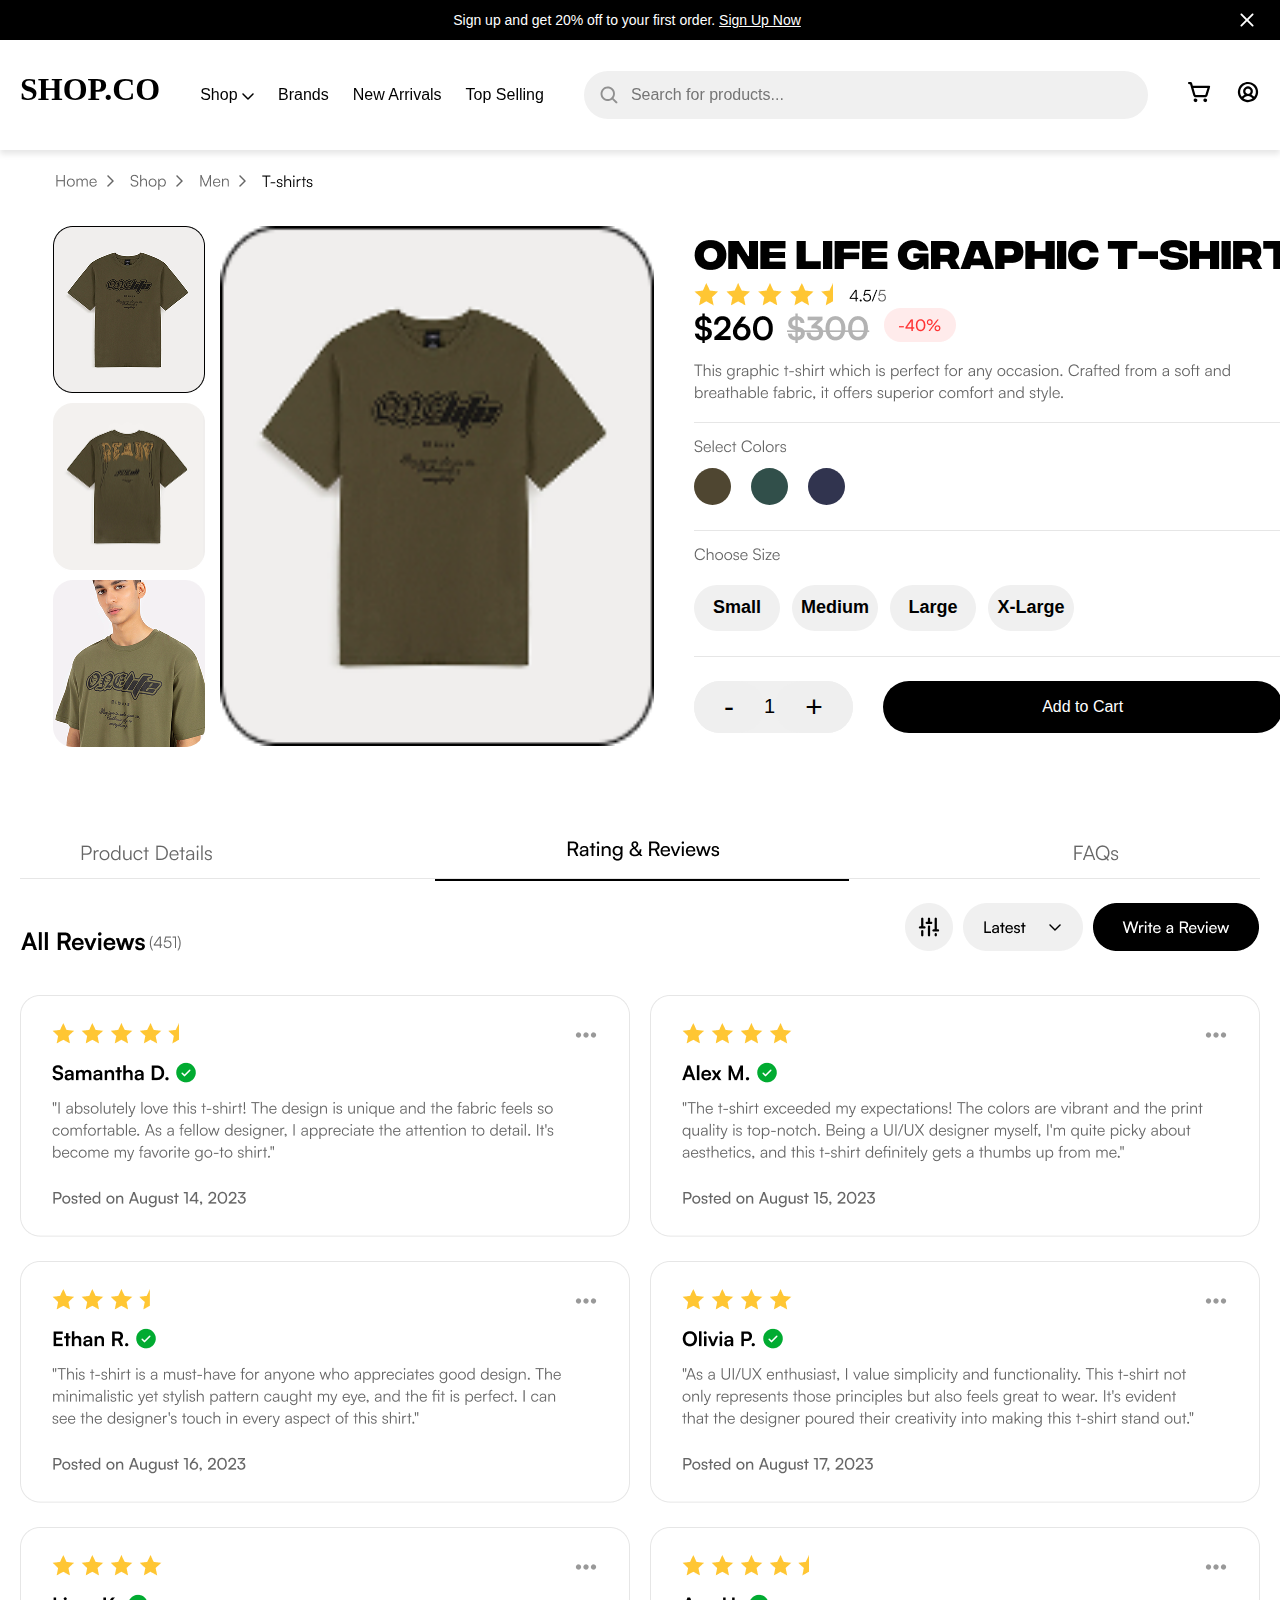
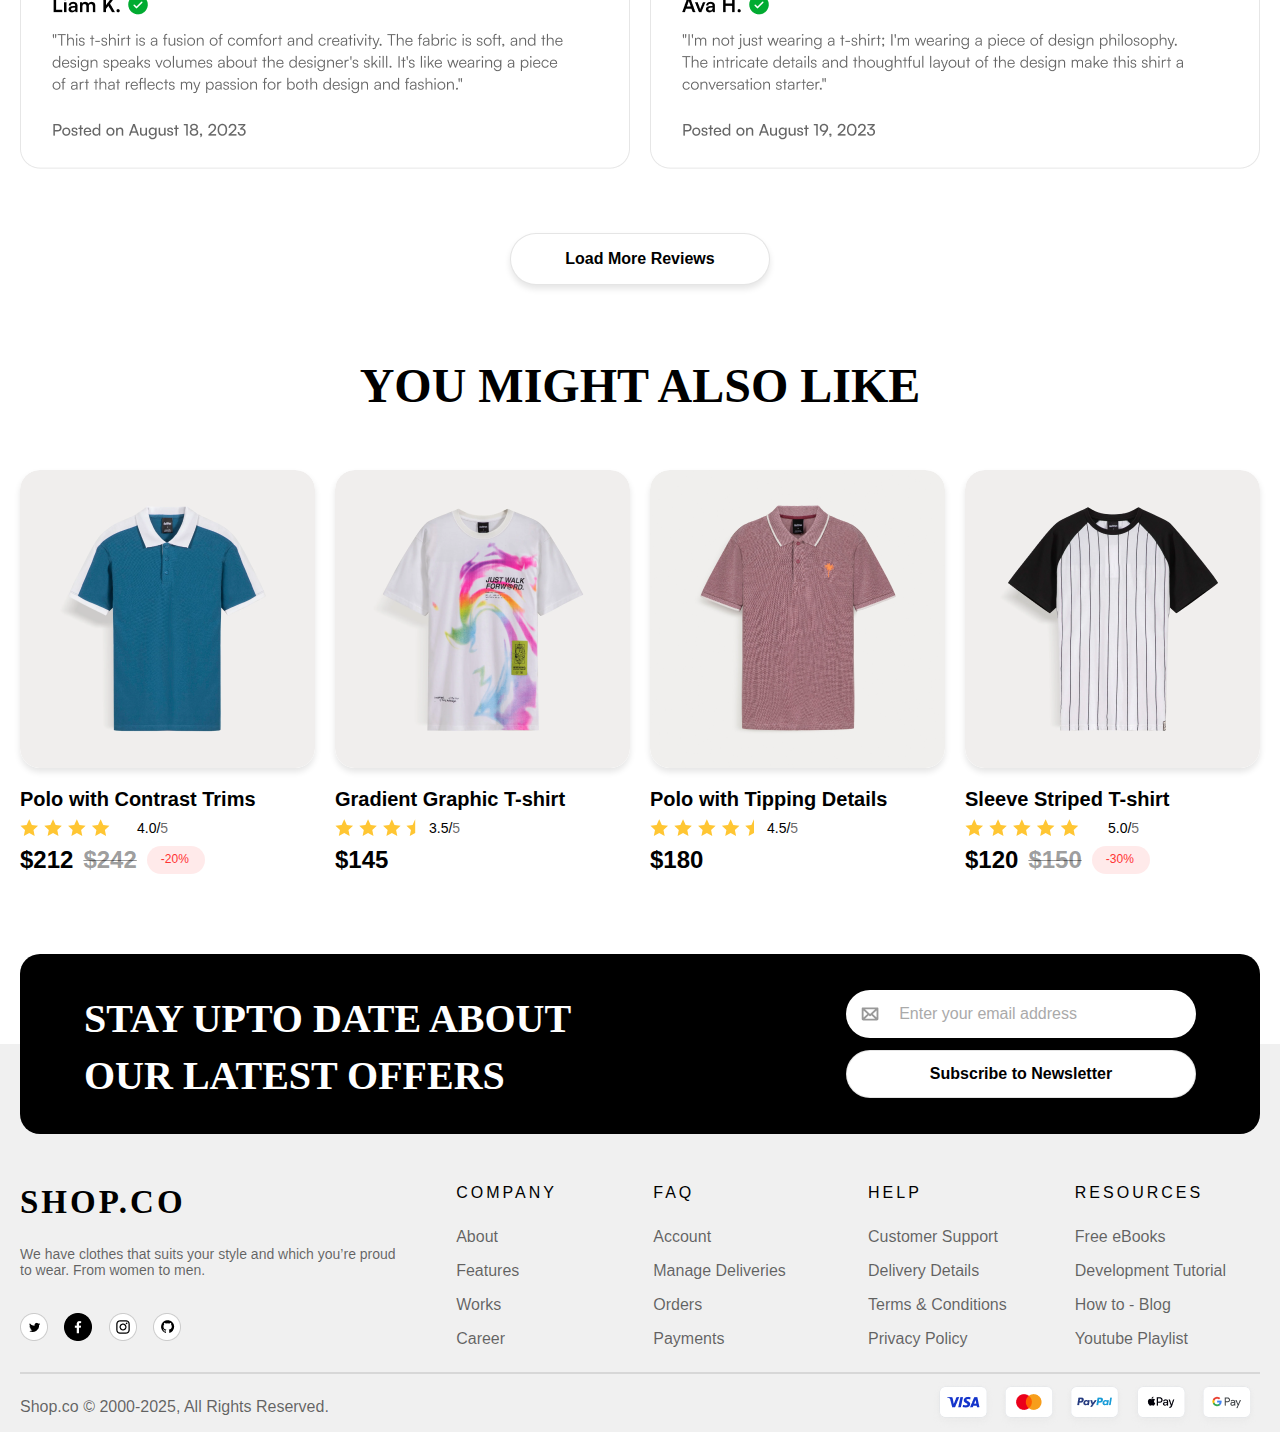
<file: produtos.html>
<!DOCTYPE html> 
<html lang="pt-br">
  <head>
    <meta charset="UTF-8" />
    <meta name="viewport" content="width=device-width, initial-scale=1.0" />
    <title>ProductPage</title>
    <link
      rel="icon"
      type="image/x-icon"
      href="./illustration/imagens/favicon/shopco.png"
    />

    <link
      href="https://db.onlinewebfonts.com/a/b542g1IBJML3s1IJfDZIP2RzQIghh0ER"
      rel="stylesheet"
      type="text/css"
    />

    <link rel="stylesheet" href="./interaction/produtos.css">
    <link rel="stylesheet" href="./interaction/style.css">
    <script src="./interaction/main.js" defer></script>

  </head>

  <body id="top">

    <!-- Newsletter-bar -->

    <section class="newsleter">
      <div id="announcement-bar">
        <div class="announcement-container">
          <div class="announcement-text">
            <p>
              Sign up and get 20% off to your first order.
              <a href="#news">Sign Up Now</a>
            </p>
          </div>
          <div class="announcement-close">
            <button id="close-announcement">
              <svg
                width="14"
                height="14"
                viewBox="0 0 14 14"
                fill="none"
                xmlns="http://www.w3.org/2000/svg"
              >
                <path
                  d="M13.2882 11.9617C13.4644 12.1378 13.5633 12.3767 13.5633 12.6258C13.5633 12.8749 13.4644 13.1137 13.2882 13.2898C13.1121 13.466 12.8733 13.5649 12.6242 13.5649C12.3751 13.5649 12.1362 13.466 11.9601 13.2898L6.99997 8.32812L2.03825 13.2883C1.86213 13.4644 1.62326 13.5633 1.37418 13.5633C1.12511 13.5633 0.886243 13.4644 0.710122 13.2883C0.534002 13.1122 0.435059 12.8733 0.435059 12.6242C0.435059 12.3751 0.534002 12.1363 0.710122 11.9602L5.67184 7L0.711685 2.03828C0.535564 1.86216 0.436621 1.62329 0.436621 1.37422C0.436621 1.12515 0.535564 0.886277 0.711685 0.710157C0.887805 0.534036 1.12668 0.435093 1.37575 0.435093C1.62482 0.435093 1.86369 0.534036 2.03981 0.710157L6.99997 5.67188L11.9617 0.709375C12.1378 0.533255 12.3767 0.434312 12.6257 0.434312C12.8748 0.434312 13.1137 0.533255 13.2898 0.709375C13.4659 0.885496 13.5649 1.12437 13.5649 1.37344C13.5649 1.62251 13.4659 1.86138 13.2898 2.0375L8.32809 7L13.2882 11.9617Z"
                  fill="white"
                />
              </svg>
            </button>
          </div>
        </div>
      </div>
    </section>

    <!-- Navbar -->

    <section class="navbar">

      <!-- Desktop Nav Menu -->

      <nav id="desktop-nav" class="desktop nav">
        <div class="desktop-nav-container">
          <a href="#top" class="logo">SHOP.CO</a>

          <ul>
            <li class="shop">
              <a id="shhopanchor" href="#"
                >Shop
                <svg
                  xmlns="http://www.w3.org/2000/svg"
                  class="dropdown-icon"
                  width="12"
                  height="7"
                  viewBox="0 0 12 7"
                  fill="none"
                >
                  <path
                    d="M11.5306 1.53063L6.53063 6.53063C6.46095 6.60055 6.37816 6.65602 6.28699 6.69388C6.19583 6.73173 6.09809 6.75122 5.99938 6.75122C5.90067 
                    6.75122 5.80293 6.73173 5.71176 6.69388C5.6206 6.65602 5.53781 6.60055 5.46813 6.53063L0.468128 1.53063C0.327232 1.38973 0.248077 1.19864 0.248077 
                    0.999378C0.248077 0.80012 0.327232 0.609024 0.468128 0.468128C0.609025 0.327231 0.800121 0.248077 0.999378 0.248077C1.19864 0.248077 1.38973 0.327231 
                    1.53063 0.468128L6 4.9375L10.4694 0.467503C10.6103 0.326607 10.8014 0.247452 11.0006 0.247452C11.1999 0.247452 11.391 0.326607 11.5319 0.467503C11.6728 
                    0.608399 11.7519 0.799496 11.7519 0.998753C11.7519 1.19801 11.6728 1.38911 11.5319 1.53L11.5306 1.53063Z"
                    fill="black"/>
                </svg>
              </a>
              <div class="dropdown-container">
                <ul class="dropdown">
                  <li class="sections-clothes">
                    <a href="#">Clothes</a>
                    <div class="sections-container">
                      <ul class="sections">
                        <li><a href="#">See All</a></li>
                        <li><a href="#">Sets</a></li>
                        <li><a href="#">Tailoring</a></li>
                        <li><a href="#">Sports</a></li>
                        <li><a href="#">Plus Size</a></li>
                      </ul>
                    </div>
                  </li>
                  <li class="sections-clothes">
                    <a href="#">Men</a>
                    <div class="sections-container">
                      <ul class="sections">
                        <li><a href="#">T-shirts</a></li>
                        <li><a href="#">Tank tops</a></li>
                        <li><a href="#">Jacket</a></li>
                        <li><a href="#">Pants</a></li>
                        <li><a href="#">Shorts</a></li>
                      </ul>
                    </div>
                  </li>
                  <li class="sections-clothes">
                    <a href="#">Women</a>
                    <div class="sections-container">
                      <ul class="sections">
                        <li><a href="#">Dresses</a></li>
                        <li><a href="#">Blouses</a></li>
                        <li><a href="#">T-shirts</a></li>
                        <li><a href="#">Pants</a></li>
                        <li><a href="#">Skirts</a></li>
                      </ul>
                    </div>
                  </li>
                  <li class="sections-clothes">
                    <a href="#">Shoes</a>
                    <div class="sections-container">
                      <ul class="sections">
                        <li><a href="#">Sneakers</a></li>
                        <li><a href="#">Flip-flops</a></li>
                        <li><a href="#">Boots</a></li>
                        <li><a href="#">Shoes</a></li>
                        <li><a href="#">Sandals</a></li>
                      </ul>
                    </div>
                  </li>
                  <li class="sections-clothes">
                    <a href="#">Accessories</a>
                    <div class="sections-container">
                      <ul class="sections">
                        <li><a href="#">Watches</a></li>
                        <li><a href="#">Glasses</a></li>
                        <li><a href="#">Bags</a></li>
                        <li><a href="#">Belts</a></li>
                        <li><a href="#">Hats</a></li>
                      </ul>
                    </div>
                  </li>
                </ul>
              </div>
            </li>
            <li><a href="#acvcrds">Brands</a></li>
            <li><a href="#brand">New Arrivals</a></li>
            <li><a href="#firstbtn">Top Selling</a></li>
          </ul>

          <div class="search-container">
            <svg
              width="24"
              height="24"
              viewBox="0 0 24 24"
              fill="none"
              xmlns="http://www.w3.org/2000/svg"
            >
              <path
                d="M21.7959 20.2041L17.3437 15.75C18.6787 14.0104 19.3019 11.8282 19.087 9.64607C18.8722 7.4639 17.8353 5.44516 16.1867 3.99937C14.5382 2.55357 12.4014 1.78899 10.2098 1.86071C8.01829 1.93244 5.93607 2.8351 4.38558 4.38559C2.83509 5.93608 1.93243 8.0183 1.8607 10.2098C1.78898 12.4014 2.55356 14.5382 3.99936 16.1867C5.44515 17.8353 7.46389 18.8722 9.64606 19.087C11.8282 19.3019 14.0104 18.6787 15.75 17.3438L20.2059 21.8006C20.3106 21.9053 20.4348 21.9883 20.5715 22.0449C20.7083 22.1016 20.8548 22.1307 21.0028 22.1307C21.1508 22.1307 21.2973 22.1016 21.4341 22.0449C21.5708 21.9883 21.695 21.9053 21.7997 21.8006C21.9043 21.696 21.9873 21.5717 22.044 21.435C22.1006 21.2983 22.1298 21.1517 22.1298 21.0037C22.1298 20.8558 22.1006 20.7092 22.044 20.5725C21.9873 20.4358 21.9043 20.3115 21.7997 20.2069L21.7959 20.2041ZM4.12499 10.5C4.12499 9.23915 4.49888 8.0066 5.19938 6.95824C5.89987 5.90988 6.89551 5.09278 8.06039 4.61027C9.22527 4.12776 10.5071 4.00151 11.7437 4.2475C12.9803 4.49348 14.1162 5.10064 15.0078 5.9922C15.8994 6.88376 16.5065 8.01967 16.7525 9.2563C16.9985 10.4929 16.8722 11.7747 16.3897 12.9396C15.9072 14.1045 15.0901 15.1001 14.0418 15.8006C12.9934 16.5011 11.7608 16.875 10.5 16.875C8.80977 16.8733 7.18927 16.2011 5.99411 15.0059C4.79894 13.8107 4.12673 12.1902 4.12499 10.5Z"
                fill="black"
                fill-opacity="0.4"
              />
            </svg>
            <input type="text" placeholder="Search for products..." />
          </div>

          <ul>
            <li>
              <a href="#" class="icon"
                ><svg
                  width="24"
                  height="24"
                  viewBox="0 0 24 24"
                  fill="none"
                  xmlns="http://www.w3.org/2000/svg"
                >
                  <path
                    d="M9.375 20.25C9.375 20.6208 9.26503 20.9834 9.059 21.2917C8.85298 21.6 8.56014 21.8404 8.21753 21.9823C7.87492 22.1242 7.49792 22.1613 7.1342 22.089C6.77049 22.0166 6.4364 21.838 6.17417 21.5758C5.91195 21.3136 5.73337 20.9795 5.66103 20.6158C5.58868 20.2521 5.62581 19.8751 5.76773 19.5325C5.90964 19.1899 6.14996 18.897 6.45831 18.691C6.76665 18.485 7.12916 18.375 7.5 18.375C7.99728 18.375 8.47419 18.5725 8.82582 18.9242C9.17745 19.2758 9.375 19.7527 9.375 20.25ZM17.25 18.375C16.8792 18.375 16.5166 18.485 16.2083 18.691C15.9 18.897 15.6596 19.1899 15.5177 19.5325C15.3758 19.8751 15.3387 20.2521 15.411 20.6158C15.4834 20.9795 15.662 21.3136 15.9242 21.5758C16.1864 21.838 16.5205 22.0166 16.8842 22.089C17.2479 22.1613 17.6249 22.1242 17.9675 21.9823C18.3101 21.8404 18.603 21.6 18.809 21.2917C19.015 20.9834 19.125 20.6208 19.125 20.25C19.125 19.7527 18.9275 19.2758 18.5758 18.9242C18.2242 18.5725 17.7473 18.375 17.25 18.375ZM22.0753 7.08094L19.5169 15.3966C19.3535 15.9343 19.0211 16.4051 18.569 16.739C18.1169 17.0729 17.5692 17.2521 17.0072 17.25H7.77469C7.2046 17.2482 6.65046 17.0616 6.1953 16.7183C5.74015 16.3751 5.40848 15.8936 5.25 15.3459L2.04469 4.125H1.125C0.826631 4.125 0.540483 4.00647 0.329505 3.7955C0.118526 3.58452 0 3.29837 0 3C0 2.70163 0.118526 2.41548 0.329505 2.2045C0.540483 1.99353 0.826631 1.875 1.125 1.875H2.32687C2.73407 1.87626 3.12988 2.00951 3.45493 2.25478C3.77998 2.50004 4.01674 2.84409 4.12969 3.23531L4.81312 5.625H21C21.1761 5.62499 21.3497 5.6663 21.5069 5.74561C21.664 5.82492 21.8004 5.94001 21.905 6.08164C22.0096 6.22326 22.0795 6.38746 22.1091 6.56102C22.1387 6.73458 22.1271 6.91266 22.0753 7.08094ZM19.4766 7.875H5.45531L7.41375 14.7281C7.43617 14.8065 7.48354 14.8755 7.54867 14.9245C7.6138 14.9736 7.69315 15.0001 7.77469 15H17.0072C17.0875 15.0002 17.1656 14.9746 17.2303 14.927C17.2949 14.8794 17.3426 14.8123 17.3662 14.7356L19.4766 7.875Z"
                    fill="black"
                  />
                </svg>
              </a>
            </li>
            <li>
              <a href="#" class="icon"
                ><svg
                  width="24"
                  height="24"
                  viewBox="0 0 24 24"
                  fill="none"
                  xmlns="http://www.w3.org/2000/svg"
                >
                  <path
                    d="M12 1.875C9.99747 1.875 8.0399 2.46882 6.37486 3.58137C4.70981 4.69392 3.41206 6.27523 2.64572 8.12533C1.87939 9.97543 1.67888 12.0112 2.06955 13.9753C2.46023 15.9393 3.42454 17.7435 4.84055 19.1595C6.25656 20.5755 8.06066 21.5398 10.0247 21.9305C11.9888 22.3211 14.0246 22.1206 15.8747 21.3543C17.7248 20.5879 19.3061 19.2902 20.4186 17.6251C21.5312 15.9601 22.125 14.0025 22.125 12C22.122 9.3156 21.0543 6.74199 19.1562 4.84383C17.258 2.94567 14.6844 1.87798 12 1.875ZM7.45969 18.4284C7.98195 17.7143 8.66528 17.1335 9.45418 16.7331C10.2431 16.3327 11.1153 16.124 12 16.124C12.8847 16.124 13.7569 16.3327 14.5458 16.7331C15.3347 17.1335 16.0181 17.7143 16.5403 18.4284C15.2134 19.3695 13.6268 19.875 12 19.875C10.3732 19.875 8.78665 19.3695 7.45969 18.4284ZM9.375 11.25C9.375 10.7308 9.52896 10.2233 9.8174 9.79163C10.1058 9.35995 10.5158 9.0235 10.9955 8.82482C11.4751 8.62614 12.0029 8.57415 12.5121 8.67544C13.0213 8.77672 13.489 9.02673 13.8562 9.39384C14.2233 9.76096 14.4733 10.2287 14.5746 10.7379C14.6759 11.2471 14.6239 11.7749 14.4252 12.2545C14.2265 12.7342 13.8901 13.1442 13.4584 13.4326C13.0267 13.721 12.5192 13.875 12 13.875C11.3038 13.875 10.6361 13.5984 10.1438 13.1062C9.65157 12.6139 9.375 11.9462 9.375 11.25ZM18.1875 16.8694C17.4583 15.9419 16.5289 15.1914 15.4688 14.6737C16.1444 13.9896 16.6026 13.1208 16.7858 12.1769C16.9689 11.2329 16.8688 10.2558 16.498 9.36861C16.1273 8.4814 15.5024 7.72364 14.702 7.19068C13.9017 6.65771 12.9616 6.37334 12 6.37334C11.0384 6.37334 10.0983 6.65771 9.29797 7.19068C8.49762 7.72364 7.87275 8.4814 7.50198 9.36861C7.13121 10.2558 7.0311 11.2329 7.21424 12.1769C7.39739 13.1208 7.85561 13.9896 8.53125 14.6737C7.4711 15.1914 6.54168 15.9419 5.8125 16.8694C4.89661 15.7083 4.32614 14.3129 4.1664 12.8427C4.00665 11.3725 4.2641 9.88711 4.90925 8.55644C5.55441 7.22578 6.5612 6.10366 7.81439 5.31855C9.06757 4.53343 10.5165 4.11703 11.9953 4.11703C13.4741 4.11703 14.9231 4.53343 16.1762 5.31855C17.4294 6.10366 18.4362 7.22578 19.0814 8.55644C19.7265 9.88711 19.984 11.3725 19.8242 12.8427C19.6645 14.3129 19.094 15.7083 18.1781 16.8694H18.1875Z"
                    fill="black"
                  />
                </svg>
              </a>
            </li>
          </ul>
        </div>
      </nav>

      <!-- Mobile Nav Menu -->

      <nav id="mobile-nav" class="mobile nav">
        <div class="left-mobile-nav">
          <div class="menu-icon">
            <svg
              width="24"
              height="24"
              viewBox="0 0 24 24"
              fill="none"
              xmlns="http://www.w3.org/2000/svg"
            >
              <path
                d="M21.375 12C21.375 12.2984 21.2565 12.5845 21.0455 12.7955C20.8345 13.0065 20.5484 13.125 20.25 13.125H3.75C3.45163 13.125 3.16548 13.0065 2.9545 12.7955C2.74353 12.5845 2.625 12.2984 2.625 12C2.625 11.7016 2.74353 11.4155 2.9545 11.2045C3.16548 10.9935 3.45163 10.875 3.75 10.875H20.25C20.5484 10.875 20.8345 10.9935 21.0455 11.2045C21.2565 11.4155 21.375 11.7016 21.375 12ZM3.75 7.125H20.25C20.5484 7.125 20.8345 7.00647 21.0455 6.7955C21.2565 6.58452 21.375 6.29837 21.375 6C21.375 5.70163 21.2565 5.41548 21.0455 5.2045C20.8345 4.99353 20.5484 4.875 20.25 4.875H3.75C3.45163 4.875 3.16548 4.99353 2.9545 5.2045C2.74353 5.41548 2.625 5.70163 2.625 6C2.625 6.29837 2.74353 6.58452 2.9545 6.7955C3.16548 7.00647 3.45163 7.125 3.75 7.125ZM20.25 16.875H3.75C3.45163 16.875 3.16548 16.9935 2.9545 17.2045C2.74353 17.4155 2.625 17.7016 2.625 18C2.625 18.2984 2.74353 18.5845 2.9545 18.7955C3.16548 19.0065 3.45163 19.125 3.75 19.125H20.25C20.5484 19.125 20.8345 19.0065 21.0455 18.7955C21.2565 18.5845 21.375 18.2984 21.375 18C21.375 17.7016 21.2565 17.4155 21.0455 17.2045C20.8345 16.9935 20.5484 16.875 20.25 16.875Z"
                fill="black"
              />
            </svg>
          </div>

          <a href="#top" class="logo">SHOP.CO</a>
        </div>

        <div class="search-container">
          <svg
            width="24"
            height="24"
            viewBox="0 0 24 24"
            fill="none"
            xmlns="http://www.w3.org/2000/svg"
          >
            <path
              d="M21.7959 20.2041L17.3437 15.75C18.6787 14.0104 19.3019 11.8282 19.087 9.64607C18.8722 7.4639 17.8353 5.44516 16.1867 3.99937C14.5382 2.55357 12.4014 1.78899 10.2098 1.86071C8.01829 1.93244 5.93607 2.8351 4.38558 4.38559C2.83509 5.93608 1.93243 8.0183 1.8607 10.2098C1.78898 12.4014 2.55356 14.5382 3.99936 16.1867C5.44515 17.8353 7.46389 18.8722 9.64606 19.087C11.8282 19.3019 14.0104 18.6787 15.75 17.3438L20.2059 21.8006C20.3106 21.9053 20.4348 21.9883 20.5715 22.0449C20.7083 22.1016 20.8548 22.1307 21.0028 22.1307C21.1508 22.1307 21.2973 22.1016 21.4341 22.0449C21.5708 21.9883 21.695 21.9053 21.7997 21.8006C21.9043 21.696 21.9873 21.5717 22.044 21.435C22.1006 21.2983 22.1298 21.1517 22.1298 21.0037C22.1298 20.8558 22.1006 20.7092 22.044 20.5725C21.9873 20.4358 21.9043 20.3115 21.7997 20.2069L21.7959 20.2041ZM4.12499 10.5C4.12499 9.23915 4.49888 8.0066 5.19938 6.95824C5.89987 5.90988 6.89551 5.09278 8.06039 4.61027C9.22527 4.12776 10.5071 4.00151 11.7437 4.2475C12.9803 4.49348 14.1162 5.10064 15.0078 5.9922C15.8994 6.88376 16.5065 8.01967 16.7525 9.2563C16.9985 10.4929 16.8722 11.7747 16.3897 12.9396C15.9072 14.1045 15.0901 15.1001 14.0418 15.8006C12.9934 16.5011 11.7608 16.875 10.5 16.875C8.80977 16.8733 7.18927 16.2011 5.99411 15.0059C4.79894 13.8107 4.12673 12.1902 4.12499 10.5Z"
              fill="black"
              fill-opacity="0.4"
            />
          </svg>
          <input type="text" placeholder="Search for products..." />
        </div>

        <ul>
          <li>
            <a href="#" class="icon"
              ><svg
                width="22"
                height="22"
                viewBox="0 0 22 22"
                fill="none"
                xmlns="http://www.w3.org/2000/svg"
              >
                <path
                  d="M20.7959 19.2041L16.3437 14.75C17.6787 13.0104 18.3019 10.8282 18.087 8.64607C17.8722 6.4639 16.8353 4.44516 15.1867 2.99937C13.5382 1.55357 11.4014 0.788988 9.20984 0.860713C7.01829 0.932437 4.93607 1.8351 3.38558 3.38559C1.83509 4.93608 0.932429 7.0183 0.860705 9.20985C0.78898 11.4014 1.55356 13.5382 2.99936 15.1867C4.44515 16.8353 6.46389 17.8722 8.64606 18.087C10.8282 18.3019 13.0104 17.6787 14.75 16.3438L19.2059 20.8006C19.3106 20.9053 19.4348 20.9883 19.5715 21.0449C19.7083 21.1016 19.8548 21.1307 20.0028 21.1307C20.1508 21.1307 20.2973 21.1016 20.4341 21.0449C20.5708 20.9883 20.695 20.9053 20.7997 20.8006C20.9043 20.696 20.9873 20.5717 21.044 20.435C21.1006 20.2983 21.1298 20.1517 21.1298 20.0037C21.1298 19.8558 21.1006 19.7092 21.044 19.5725C20.9873 19.4358 20.9043 19.3115 20.7997 19.2069L20.7959 19.2041ZM3.12499 9.5C3.12499 8.23915 3.49888 7.0066 4.19938 5.95824C4.89987 4.90988 5.89551 4.09278 7.06039 3.61027C8.22527 3.12776 9.50707 3.00151 10.7437 3.2475C11.9803 3.49348 13.1162 4.10064 14.0078 4.9922C14.8994 5.88376 15.5065 7.01967 15.7525 8.2563C15.9985 9.49293 15.8722 10.7747 15.3897 11.9396C14.9072 13.1045 14.0901 14.1001 13.0418 14.8006C11.9934 15.5011 10.7608 15.875 9.49999 15.875C7.80977 15.8733 6.18927 15.2011 4.99411 14.0059C3.79894 12.8107 3.12673 11.1902 3.12499 9.5Z"
                  fill="black"
                />
              </svg>
            </a>
          </li>
          <li>
            <a href="#" class="icon"
              ><svg
                width="24"
                height="24"
                viewBox="0 0 24 24"
                fill="none"
                xmlns="http://www.w3.org/2000/svg"
              >
                <path
                  d="M9.375 20.25C9.375 20.6208 9.26503 20.9834 9.059 21.2917C8.85298 21.6 8.56014 21.8404 8.21753 21.9823C7.87492 22.1242 7.49792 22.1613 7.1342 22.089C6.77049 22.0166 6.4364 21.838 6.17417 21.5758C5.91195 21.3136 5.73337 20.9795 5.66103 20.6158C5.58868 20.2521 5.62581 19.8751 5.76773 19.5325C5.90964 19.1899 6.14996 18.897 6.45831 18.691C6.76665 18.485 7.12916 18.375 7.5 18.375C7.99728 18.375 8.47419 18.5725 8.82582 18.9242C9.17745 19.2758 9.375 19.7527 9.375 20.25ZM17.25 18.375C16.8792 18.375 16.5166 18.485 16.2083 18.691C15.9 18.897 15.6596 19.1899 15.5177 19.5325C15.3758 19.8751 15.3387 20.2521 15.411 20.6158C15.4834 20.9795 15.662 21.3136 15.9242 21.5758C16.1864 21.838 16.5205 22.0166 16.8842 22.089C17.2479 22.1613 17.6249 22.1242 17.9675 21.9823C18.3101 21.8404 18.603 21.6 18.809 21.2917C19.015 20.9834 19.125 20.6208 19.125 20.25C19.125 19.7527 18.9275 19.2758 18.5758 18.9242C18.2242 18.5725 17.7473 18.375 17.25 18.375ZM22.0753 7.08094L19.5169 15.3966C19.3535 15.9343 19.0211 16.4051 18.569 16.739C18.1169 17.0729 17.5692 17.2521 17.0072 17.25H7.77469C7.2046 17.2482 6.65046 17.0616 6.1953 16.7183C5.74015 16.3751 5.40848 15.8936 5.25 15.3459L2.04469 4.125H1.125C0.826631 4.125 0.540483 4.00647 0.329505 3.7955C0.118526 3.58452 0 3.29837 0 3C0 2.70163 0.118526 2.41548 0.329505 2.2045C0.540483 1.99353 0.826631 1.875 1.125 1.875H2.32687C2.73407 1.87626 3.12988 2.00951 3.45493 2.25478C3.77998 2.50004 4.01674 2.84409 4.12969 3.23531L4.81312 5.625H21C21.1761 5.62499 21.3497 5.6663 21.5069 5.74561C21.664 5.82492 21.8004 5.94001 21.905 6.08164C22.0096 6.22326 22.0795 6.38746 22.1091 6.56102C22.1387 6.73458 22.1271 6.91266 22.0753 7.08094ZM19.4766 7.875H5.45531L7.41375 14.7281C7.43617 14.8065 7.48354 14.8755 7.54867 14.9245C7.6138 14.9736 7.69315 15.0001 7.77469 15H17.0072C17.0875 15.0002 17.1656 14.9746 17.2303 14.927C17.2949 14.8794 17.3426 14.8123 17.3662 14.7356L19.4766 7.875Z"
                  fill="black"
                />
              </svg>
            </a>
          </li>
          <li>
            <a href="#" class="icon"
              ><svg
                width="24"
                height="24"
                viewBox="0 0 24 24"
                fill="none"
                xmlns="http://www.w3.org/2000/svg"
              >
                <path
                  d="M12 1.875C9.99747 1.875 8.0399 2.46882 6.37486 3.58137C4.70981 4.69392 3.41206 6.27523 2.64572 8.12533C1.87939 9.97543 1.67888 12.0112 2.06955 13.9753C2.46023 15.9393 3.42454 17.7435 4.84055 19.1595C6.25656 20.5755 8.06066 21.5398 10.0247 21.9305C11.9888 22.3211 14.0246 22.1206 15.8747 21.3543C17.7248 20.5879 19.3061 19.2902 20.4186 17.6251C21.5312 15.9601 22.125 14.0025 22.125 12C22.122 9.3156 21.0543 6.74199 19.1562 4.84383C17.258 2.94567 14.6844 1.87798 12 1.875ZM7.45969 18.4284C7.98195 17.7143 8.66528 17.1335 9.45418 16.7331C10.2431 16.3327 11.1153 16.124 12 16.124C12.8847 16.124 13.7569 16.3327 14.5458 16.7331C15.3347 17.1335 16.0181 17.7143 16.5403 18.4284C15.2134 19.3695 13.6268 19.875 12 19.875C10.3732 19.875 8.78665 19.3695 7.45969 18.4284ZM9.375 11.25C9.375 10.7308 9.52896 10.2233 9.8174 9.79163C10.1058 9.35995 10.5158 9.0235 10.9955 8.82482C11.4751 8.62614 12.0029 8.57415 12.5121 8.67544C13.0213 8.77672 13.489 9.02673 13.8562 9.39384C14.2233 9.76096 14.4733 10.2287 14.5746 10.7379C14.6759 11.2471 14.6239 11.7749 14.4252 12.2545C14.2265 12.7342 13.8901 13.1442 13.4584 13.4326C13.0267 13.721 12.5192 13.875 12 13.875C11.3038 13.875 10.6361 13.5984 10.1438 13.1062C9.65157 12.6139 9.375 11.9462 9.375 11.25ZM18.1875 16.8694C17.4583 15.9419 16.5289 15.1914 15.4688 14.6737C16.1444 13.9896 16.6026 13.1208 16.7858 12.1769C16.9689 11.2329 16.8688 10.2558 16.498 9.36861C16.1273 8.4814 15.5024 7.72364 14.702 7.19068C13.9017 6.65771 12.9616 6.37334 12 6.37334C11.0384 6.37334 10.0983 6.65771 9.29797 7.19068C8.49762 7.72364 7.87275 8.4814 7.50198 9.36861C7.13121 10.2558 7.0311 11.2329 7.21424 12.1769C7.39739 13.1208 7.85561 13.9896 8.53125 14.6737C7.4711 15.1914 6.54168 15.9419 5.8125 16.8694C4.89661 15.7083 4.32614 14.3129 4.1664 12.8427C4.00665 11.3725 4.2641 9.88711 4.90925 8.55644C5.55441 7.22578 6.5612 6.10366 7.81439 5.31855C9.06757 4.53343 10.5165 4.11703 11.9953 4.11703C13.4741 4.11703 14.9231 4.53343 16.1762 5.31855C17.4294 6.10366 18.4362 7.22578 19.0814 8.55644C19.7265 9.88711 19.984 11.3725 19.8242 12.8427C19.6645 14.3129 19.094 15.7083 18.1781 16.8694H18.1875Z"
                  fill="black"
                />
              </svg>
            </a>
          </li>
        </ul>
      </nav>

      <div class="focuswidth">
        <div class="mobile-nav-container">
          <ul>
            <li><a id="shhopanchor" href="#">Shop</a></li>
            <li><a href="#acvcrds">Brands</a></li>
            <li><a href="#brand">New Arrivals</a></li>
            <li><a href="#firstbtn">Top Selling</a></li>
          </ul>
        </div>

        <div class="transparentbkg"></div>
      </div>
    </section>

    <section>
      <section class="homeshop">
        <img src="illustration/imagens/produtos/homeshop.png">
    </section>

    <section class="inicio">
        <div class="imagens">
            <div class="imagens-pequenas">
                <img src="illustration/imagens/produtos/frente.png" alt="" onclick="mostrarImagem('illustration/imagens/produtos/frente.png')">
                <img src="illustration/imagens/produtos/atras.png" alt="" onclick="mostrarImagem('illustration/imagens/produtos/atras.png')">
                <img src="illustration/imagens/produtos/completo.png" alt="" onclick="mostrarImagem('illustration/imagens/produtos/completo.png')">
            </div>

            <img id="imagemMaior" class="imagem-grande" src="illustration/imagens/produtos/frente.png" alt="Imagem Grande">
            
            <div class="infoo">
                <img class="f1" src="illustration/imagens/produtos/onelife.png"><br>
                <img class="f2" src="illustration/imagens/produtos/estrela4.png"><br>
                <img class="f3" src="illustration/imagens/produtos/valor260.png">  <img class="f4" src="illustration/imagens/produtos/40por.png"><br>
                <img class="f5" src="illustration/imagens/produtos/grafic.png"><br>
                <img class="f6" src="illustration/imagens/produtos/linhap.png"><br>
                <img class="f7" src="illustration/imagens/produtos/cores.png"><br>

                <div class="color-picker">
                  <div class="color-btn" data-color="#FF0000" style="background-color: #4F4631;"></div>
                  <div class="color-btn" data-color="#00FF00" style="background-color: #314F4A;"></div>
                  <div class="color-btn" data-color="#0000FF" style="background-color: #31344F;"></div>
                </div>
                <img class="f8" src="illustration/imagens/produtos/linhap.png"><br>

                <img class="f9" src="illustration/imagens/produtos/choose.png"><br>

                <div class="size-picker">
                  <div class="size-btn" data-size="S">Small</div>
                  <div class="size-btn" data-size="M">Medium</div>
                  <div class="size-btn" data-size="L">Large</div>
                  <div class="size-btn" data-size="XL">X-Large</div>
                </div>
                <img class="f10" src="illustration/imagens/produtos/linhap.png"><br>
                <div class="contador">
                  <div class="quantity-selector">
                    <button id="decrease">-</button>
                    <div id="quantity" class="quantity-display">1</div>
                    <button id="increase">+</button>
                  </div>
                <button class="add-button" id="add-btn">Add to Cart</button>
              </div>

            </div>
        </div>
    </section>
    </section>

    <section class="selector">
      <img class="details" src="illustration/imagens/produtos/details.png">
      <img class="reviews" src="illustration/imagens/produtos/reviews.png">
      <img class="faqs" src="illustration/imagens/produtos/faqs.png"><br>
      <img class="linhag" src="illustration/imagens/produtos/linhag.png">
      <img class="linhapp" src="illustration/imagens/produtos/linhapp.png">
    </section>

    <section class="allre">
      <img class="alre" src="illustration/imagens/produtos/allre.png">
      <img class="num451" src="illustration/imagens/produtos/451.png">
      <img class="filter" src="illustration/imagens/produtos/filter.png">
    </section>

    <section class="coments">
      <img class="samantha" src="illustration/imagens/produtos/samantha.png"><img class="alex" src="illustration/imagens/produtos/alex.png"><br>
      <img class="ethan" src="illustration/imagens/produtos/ethan.png"><img class="olivia" src="illustration/imagens/produtos/olivia.png"><br>
      <img class="liam" src="illustration/imagens/produtos/liam.png"><img class="ava" src="illustration/imagens/produtos/ava.png"><br>
      <a href="produtos.html" id="firstbtn" class="btn light">Load More Reviews</a>    
    </section>

    <section class="clothes-section">
      <div class="mobile-nowrap wrapper">
        <h2 class="darkheader">YOU MIGHT ALSO LIKE</h2>

        <div class="clothes-cards">
          <div class="clothing-card">
            <a href="#">
              <img
                src="./illustration/imagens/produtos/polo.png"
                class="clothesimg"
                alt="Black T-shirt with small stamp"
                draggable="false"
              />
              <div class="info">
                <p>Polo with Contrast Trims</p>
              </div>
            </a>
            <div class="rating">
              <svg
                width="104"
                height="19"
                viewBox="0 0 104 19"
                fill="none"
                xmlns="http://www.w3.org/2000/svg"
              >
                <path
                  d="M9.24494 0.255005L11.8641 5.89491L18.0374 6.6431L13.4829 10.8769L14.679 16.9793L9.24494 13.956L3.8109 16.9793L5.00697 10.8769L0.452479 6.6431L6.62573 5.89491L9.24494 0.255005Z"
                  fill="#FFC633"
                />
                <path
                  d="M33.0468 0.255005L35.666 5.89491L41.8393 6.6431L37.2848 10.8769L38.4809 16.9793L33.0468 13.956L27.6128 16.9793L28.8089 10.8769L24.2544 6.6431L30.4276 5.89491L33.0468 0.255005Z"
                  fill="#FFC633"
                />
                <path
                  d="M56.8487 0.255005L59.4679 5.89491L65.6412 6.6431L61.0867 10.8769L62.2827 16.9793L56.8487 13.956L51.4147 16.9793L52.6107 10.8769L48.0562 6.6431L54.2295 5.89491L56.8487 0.255005Z"
                  fill="#FFC633"
                />
                <path
                  d="M80.6506 0.255005L83.2698 5.89491L89.4431 6.6431L84.8886 10.8769L86.0846 16.9793L80.6506 13.956L75.2166 16.9793L76.4126 10.8769L71.8581 6.6431L78.0314 5.89491L80.6506 0.255005Z"
                  fill="#FFC633"
                />
              </svg>
              <p>4.0/<span>5</span></p>
            </div>
            <div class="price">
              <p>$212</p>
              <p class="fullprice">$242</p>
              <p class="descontprct">-20%</p>
            </div>
          </div>

          <div class="clothing-card">
            <a href="#">
              <img
                src="./illustration/imagens/produtos/gradiente.png"
                class="clothesimg"
                alt="Skinny dark jeans pants"
                draggable="false"
              />
              <div class="info">
                <p>Gradient Graphic T-shirt</p>
              </div>
            </a>
            <div class="rating">
              <svg
                width="81"
                height="19"
                viewBox="0 0 81 19"
                fill="none"
                xmlns="http://www.w3.org/2000/svg"
              >
                <path
                  d="M9.24494 0.255005L11.8641 5.89491L18.0374 6.6431L13.4829 10.8769L14.679 16.9793L9.24494 13.956L3.8109 16.9793L5.00697 10.8769L0.452479 6.6431L6.62573 5.89491L9.24494 0.255005Z"
                  fill="#FFC633"
                />
                <path
                  d="M33.0468 0.255005L35.666 5.89491L41.8393 6.6431L37.2848 10.8769L38.4809 16.9793L33.0468 13.956L27.6128 16.9793L28.8089 10.8769L24.2544 6.6431L30.4276 5.89491L33.0468 0.255005Z"
                  fill="#FFC633"
                />
                <path
                  d="M56.8487 0.255005L59.4679 5.89491L65.6412 6.6431L61.0867 10.8769L62.2827 16.9793L56.8487 13.956L51.4147 16.9793L52.6107 10.8769L48.0562 6.6431L54.2295 5.89491L56.8487 0.255005Z"
                  fill="#FFC633"
                />
                <path
                  d="M74.7641 16.9793L80.1981 13.956V0.255005L77.5789 5.89491L71.4056 6.6431L75.9601 10.8769L74.7641 16.9793Z"
                  fill="#FFC633"
                />
              </svg>
              <p>3.5/<span>5</span></p>
            </div>
            <div class="price">
              <p>$145</p>
            </div>
          </div>

          <div class="clothing-card">
            <a href="#">
              <img
                src="./illustration/imagens/produtos/tipping.png"
                class="clothesimg"
                alt="Shirt checkered with a Red and blue pattern"
                draggable="false"
              />
              <div class="info">
                <p>Polo with Tipping Details</p>
              </div>
            </a>
            <div class="rating">
              <svg
                width="104"
                height="19"
                viewBox="0 0 104 19"
                fill="none"
                xmlns="http://www.w3.org/2000/svg"
              >
                <path
                  d="M9.24494 0.255005L11.8641 5.89491L18.0374 6.6431L13.4829 10.8769L14.679 16.9793L9.24494 13.956L3.8109 16.9793L5.00697 10.8769L0.452479 6.6431L6.62573 5.89491L9.24494 0.255005Z"
                  fill="#FFC633"
                />
                <path
                  d="M33.0468 0.255005L35.666 5.89491L41.8393 6.6431L37.2848 10.8769L38.4809 16.9793L33.0468 13.956L27.6128 16.9793L28.8089 10.8769L24.2544 6.6431L30.4276 5.89491L33.0468 0.255005Z"
                  fill="#FFC633"
                />
                <path
                  d="M56.8487 0.255005L59.4679 5.89491L65.6412 6.6431L61.0867 10.8769L62.2827 16.9793L56.8487 13.956L51.4147 16.9793L52.6107 10.8769L48.0562 6.6431L54.2295 5.89491L56.8487 0.255005Z"
                  fill="#FFC633"
                />
                <path
                  d="M80.6506 0.255005L83.2698 5.89491L89.4431 6.6431L84.8886 10.8769L86.0846 16.9793L80.6506 13.956L75.2166 16.9793L76.4126 10.8769L71.8581 6.6431L78.0314 5.89491L80.6506 0.255005Z"
                  fill="#FFC633"
                />
                <path
                  d="M98.566 16.9793L104 13.956V0.255005L101.381 5.89491L95.2075 6.6431L99.762 10.8769L98.566 16.9793Z"
                  fill="#FFC633"
                />
              </svg>
              <p>4.5/<span>5</span></p>
            </div>
            <div class="price">
              <p>$180</p>
            </div>
          </div>

          <div class="clothing-card">
            <a href="#">
              <img
                src="./illustration/imagens/produtos/blackshirt.png"
                class="clothesimg"
                alt="Vertical striped orange t-shirt with orange sleeves"
                draggable="false"
              />
              <div class="info">
                <p>Sleeve Striped T-shirt</p>
              </div>
            </a>
            <div class="rating">
              <svg
                width="130"
                height="19"
                viewBox="0 0 130 19"
                fill="none"
                xmlns="http://www.w3.org/2000/svg"
              >
                <path
                  d="M9.24494 0.255005L11.8641 5.89491L18.0374 6.6431L13.4829 10.8769L14.679 16.9793L9.24494 13.956L3.8109 16.9793L5.00697 10.8769L0.452479 6.6431L6.62573 5.89491L9.24494 0.255005Z"
                  fill="#FFC633"
                />
                <path
                  d="M33.0468 0.255005L35.666 5.89491L41.8393 6.6431L37.2848 10.8769L38.4809 16.9793L33.0468 13.956L27.6128 16.9793L28.8089 10.8769L24.2544 6.6431L30.4276 5.89491L33.0468 0.255005Z"
                  fill="#FFC633"
                />
                <path
                  d="M56.8487 0.255005L59.4679 5.89491L65.6412 6.6431L61.0867 10.8769L62.2827 16.9793L56.8487 13.956L51.4147 16.9793L52.6107 10.8769L48.0562 6.6431L54.2295 5.89491L56.8487 0.255005Z"
                  fill="#FFC633"
                />
                <path
                  d="M80.6506 0.255005L83.2698 5.89491L89.4431 6.6431L84.8886 10.8769L86.0846 16.9793L80.6506 13.956L75.2166 16.9793L76.4126 10.8769L71.8581 6.6431L78.0314 5.89491L80.6506 0.255005Z"
                  fill="#FFC633"
                />
                <path
                  d="M104.452 0.255005L107.071 5.89491L113.245 6.6431L108.69 10.8769L109.886 16.9793L104.452 13.956L99.0177 16.9793L100.214 10.8769L95.6598 6.6431L101.833 5.89491L104.452 0.255005Z"
                  fill="#FFC633"
                />
              </svg>

              <p>5.0/<span>5</span></p>
            </div>
            <div class="price">
              <p>$120</p>
              <p class="fullprice">$150</p>
              <p class="descontprct">-30%</p>
            </div>
          </div>
        </div>
      </div>
    </section>

    <!-- Newsletter Section -->

    <section class="newsletter-section" id="newslettersection">
      <div id="news" class="newsletter">
        <div class="wrapper">
          <form action="#" novalidate>
            <p class="darkheader">
              STAY UPTO DATE ABOUT<br class="br" />
              OUR LATEST OFFERS
            </p>
            <div class="submit-container">
              <div class="email-container">
                <svg
                  width="22"
                  height="16"
                  viewBox="0 0 22 16"
                  fill="none"
                  xmlns="http://www.w3.org/2000/svg"
                >
                  <path
                    d="M20 0.125H2C1.70163 0.125 1.41548 0.243526 1.2045 0.454505C0.993526 0.665483 0.875 0.951631 0.875 1.25V14C0.875 14.4973 1.07254 14.9742 1.42417 15.3258C1.77581 15.6775 2.25272 15.875 2.75 15.875H19.25C19.7473 15.875 20.2242 15.6775 20.5758 15.3258C20.9275 14.9742 21.125 14.4973 21.125 14V1.25C21.125 0.951631 21.0065 0.665483 20.7955 0.454505C20.5845 0.243526 20.2984 0.125 20 0.125ZM11 7.97375L4.89219 2.375H17.1078L11 7.97375ZM7.69906 8L3.125 12.1925V3.8075L7.69906 8ZM9.36406 9.52625L10.2397 10.3297C10.4472 10.52 10.7185 10.6255 11 10.6255C11.2815 10.6255 11.5528 10.52 11.7603 10.3297L12.6359 9.52625L17.1078 13.625H4.89219L9.36406 9.52625ZM14.3009 8L18.875 3.8075V12.1925L14.3009 8Z"
                    fill="black"
                    fill-opacity="0.4"
                  />
                </svg>
                <div class="error-message"></div>
                <div class="success-message"></div>
                <input
                  type="email"
                  spellcheck="false"
                  placeholder="Enter your email address"
                />
              </div>
              <button class="btn light">Subscribe to Newsletter</button>
            </div>
          </form>
        </div>
      </div>
    </section>

    <!-- Footer Section -->

    <section class="footersection">
      <footer>
        <div class="wrapper">
          <div class="links-container">
            <div class="firstcolumn">
              <h3 class="first-column-title">SHOP.CO</h3>
              <p>
                We have clothes that suits your style and which you’re proud to
                wear. From women to men.
              </p>
              <div class="social">
                <a href="#" target="_blank">
                  <img
                    src="./illustration/imagens/sociallogo/logo-twitter 2.png"
                    alt="Twitter logo"
                    draggable="false"
                  />
                </a>

                <a href="#" target="_blank">
                  <img
                    src="./illustration/imagens/sociallogo/logo-fb-simple 2.png"
                    alt="Facebook logo"
                    draggable="false"
                  />
                </a>

                <a href="https://www.instagram.com/saalati_/" target="_blank">
                  <img
                    src="./illustration/imagens/sociallogo/logo-instagram 1.png"
                    alt="Instagram logo"
                    draggable="false"
                  />
                </a>

                <a href="https://github.com/SalatielFerreira" target="_blank">
                  <img
                    src="./illustration/imagens/sociallogo/logo-github 1.png"
                    alt="Github logo"
                    draggable="false"
                  />
                </a>
              </div>
            </div>

            <div class="footer-links-container">
              <div class="top-links-container">
                <div class="links">
                  <h3>COMPANY</h3>

                  <ul>
                    <li><a href="#" target="_blank">About</a></li>
                    <li><a href="#" target="_blank">Features</a></li>
                    <li><a href="#" target="_blank">Works</a></li>
                    <li><a href="#" target="_blank">Career</a></li>
                  </ul>
                </div>

                <div class="links">
                  <h3>FAQ</h3>

                  <ul>
                    <li><a href="#" target="_blank">Account</a></li>
                    <li><a href="#" target="_blank">Manage Deliveries</a></li>
                    <li><a href="#" target="_blank">Orders</a></li>
                    <li><a href="#" target="_blank">Payments</a></li>
                  </ul>
                </div>
              </div>

              <div class="bottom-links-container">
                <div class="links">
                  <h3>HELP</h3>

                  <ul>
                    <li><a href="#" target="_blank">Customer Support</a></li>
                    <li><a href="#" target="_blank">Delivery Details</a></li>
                    <li><a href="#" target="_blank">Terms & Conditions</a></li>
                    <li><a href="#" target="_blank">Privacy Policy</a></li>
                  </ul>
                </div>

                <div class="links">
                  <h3>RESOURCES</h3>

                  <ul>
                    <li><a href="#" target="_blank">Free eBooks</a></li>
                    <li>
                      <a href="#" target="_blank">Development Tutorial</a>
                    </li>
                    <li><a href="#" target="_blank">How to - Blog</a></li>
                    <li><a href="#" target="_blank">Youtube Playlist</a></li>
                  </ul>
                </div>
              </div>
            </div>
          </div>

          <hr />

          <div class="underline">
            <p class="copyright">Shop.co © 2000-2025, All Rights Reserved.</p>

            <div class="cardslogo">
              <img
                src="./illustration/imagens/cardlogo/Visa.png"
                alt="Visa card logo"
                draggable="false"
              />
              <img
                src="./illustration/imagens/cardlogo/Mastercard.png"
                alt="Mastercard logo"
                draggable="false"
              />
              <img
                src="./illustration/imagens/cardlogo/Paypal.png"
                alt="Paypal logo"
                draggable="false"
              />
              <img
                src="./illustration/imagens/cardlogo/applePay.png"
                alt="ApplePay logo"
                draggable="false"
              />
              <img
                src="./illustration/imagens/cardlogo/G Pay.png"
                alt="GooglePay logo"
                draggable="false"
              />
            </div>
          </div>
        </div>
      </footer>
    </section>

  </body>
</html>
</file>
<file: interaction/style.css>
:root {
  --white: #fff;
  --lightgrey: #f2f0f1;
  --darkgrey: #f0f0f0;
  --svgcolor: #6c6c6c;
  --mediumgrey: #00000066;
  --bordercolor: #0000001a;
  --navcontainer: #000000db;
  --lightblack: #00000099;
  --black: #000000;
}

*,
*::after,
*::before {
  box-sizing: border-box;
}

body {
  margin: 0;
  font-family: "Satoshi", sans-serif;
}

.wrapper {
  max-width: 1240px;
  margin: 0 auto;
}

img,
svg {
  user-select: none;
}

.btn {
  padding: 16px 32px;
  display: inline-block;
  font-weight: bold;
  font-size: 16px;
  text-decoration: none;
  position: relative;
  padding: 16px 54px;
  gap: 12px;
  border-radius: 62px;
  border: 1px;
}

.btn.dark {
  background: var(--black);
  color: var(--white);
}

.btn.light {
  background: var(--white);
  color: var(--black);
  border: 1px solid rgba(0, 0, 0, 0.1);
}

.btn {
  box-shadow: 0 4px 6px rgba(0, 0, 0, 0.1);
  transition: all 0.2s ease-in-out;
}

#announcement-bar {
  position: fixed;
  top: 0;
  left: 0;
  width: 100%;
  margin: 0 auto;
  height: 40px;
  background-color: var(--black);
  color: var(--white);
  text-align: center;
  padding: 10px;
  display: flex;
  justify-content: center;
  align-items: center;
  z-index: 1000;
  overflow: hidden;
  transition: height 0.3s ease-in-out;
}

#announcement-bar.hidden {
  height: 0;
  padding: 0;
}

.announcement-container {
  max-width: 1240px;
  width: 100%;
  margin: 0 auto;
  display: flex;
  justify-content: space-between;
}

.announcement-text {
  margin-left: auto;
  font-size: 14px;
  font-weight: 500;
}

.announcement-container a {
  color: var(--white);
}

.announcement-close {
  display: flex;
  justify-content: flex-end;
  margin-left: auto;
}

#announcement-bar button {
  background: none;
  border: none;
  font-size: 20px;
  cursor: pointer;
  transition: all 0.5s ease-in-out;
}

#announcement-bar button:hover {
  transform: rotate(180deg);
}

header {
  background-color: var(--lightgrey);
  width: 100%;
  padding-top: 50px;
}

nav.mobile.nav {
  display: none;
}

nav {
  display: flex;
  justify-content: center;
  align-items: center;
  position: fixed;
  width: 100%;
  z-index: 999;
  background-color: var(--white);
  height: 110px;
  white-space: nowrap;
  top: 40px;
  padding: 15px;
  box-shadow: 0 4px 6px rgba(0, 0, 0, 0.1);
  transition: top 0.3s ease;
}

.focuswidth {
  display: none;
}

.desktop-nav-container {
  max-width: 1240px;
  width: 100%;
  margin: 0 auto;
  display: flex;
  justify-content: space-between;
}

.navbar-top {
  top: 0 !important;
}

nav .logo {
  font-family: "Integral CF Bold", serif;
  font-size: 32px;
  font-weight: 700;
  color: var(--black);
  text-decoration: none;
}

nav ul {
  display: flex;
  align-items: center;
  gap: 24px;
  list-style: none;
  margin: 0;
}

nav ul li a {
  font-size: 16px;
  font-weight: 400;
  line-height: 21.6px;
  text-decoration: none;
  color: var(--black);
  transition: all 0.2s ease-in-out;
}

.dropdown-container {
  display: flex;
  flex-direction: column;
  position: absolute;
  top: 110px;
  left: 0;
  padding: 0;
  display: none;
  background-color: var(--white);
  width: 100%;
  box-shadow: 0 4px 5px rgba(0, 0, 0, 0.1);
}

.dropdown {
  max-width: 1240px;
  width: 100%;
  margin: 0 auto;
  display: flex;
  flex-direction: column;
  align-items: flex-start;
  padding-bottom: 40px;
}

.dropdown-icon {
  transform: rotate(0deg);
  transition: 0.3s ease-in-out all;
}

#shhopanchor {
  padding-bottom: 50px;
}

.dropdown-container .dropdown .sections-container {
  display: none;
}

.dropdown-container .dropdown .sections-container .sections {
  display: flex;
}

.search-container {
  display: flex;
  align-items: center;
  background-color: var(--darkgrey);
  border-radius: 30px;
  padding: 10px 15px;
  width: 180px;
  flex-grow: 1;
  height: 48px;
  margin-left: 40px;
}

.search-container input {
  font-family: "Satoshi", sans-serif;
  border: none;
  background: transparent;
  outline: none;
  font-size: 16px;
  font-weight: 400;
  flex: 1;
}

.search-container svg {
  width: 20px;
  height: 20px;
  fill: var(--svgcolor);
  margin-right: 10px;
}

.hero-section {
  display: flex;
  width: 100%;
  align-items: center;
  justify-content: space-between;
  padding-top: 40px;
}

.hero-section .left .herotext h1 {
  font-family: "Integral CF Bold", serif;
  font-size: 64px;
  font-weight: 700;
  line-height: 64px;
  text-align: left;
  color: var(--black);
  margin: 0;
  padding-top: 90px;
}

.hero-section .left .herotext p {
  font-size: 16px;
  font-weight: 400;
  line-height: 22px;
  text-align: left;
  color: var(--lightblack);
  margin: 0;
  margin-top: 32px;
  width: 580px;
}

.hero-section .left .btn.dark {
  display: flex;
  justify-content: center;
  align-items: center;
  width: 218px;
  height: 52px;
  margin-top: 32px;
}

.hero-section .left {
  flex: 1;
}

.hero-section .right {
  align-self: flex-end;
}

.hero-image {
  position: relative;
}

#coupleimg {
  height: 620px;
  display: block;
}

.star {
  position: absolute;
  transition: transform 0.7s ease-in-out;
}

@keyframes blink {
  30%, 100% { opacity: 1; }
  50% { opacity: 0; }
}

.star:hover {
  transform: rotate(180deg);
}

.small {
  top: 40%;
  left: 8%;
  animation: blink 2s infinite;
}

.big {
  top: 10%;
  left: 80%;
  animation: blink 2s infinite;
}

/* Achievement Cards */

.achievement-cards {
  margin-top: 50px;
  display: flex;
  flex-direction: row;
  padding-bottom: 120px;
}

.achievement-card h3 {
  font-size: 40px;
  font-weight: 700;
  line-height: 54px;
  text-align: left;
  color: var(--black);
  margin: 0;
}

.achievement-card p {
  font-size: 16px;
  font-weight: 400;
  line-height: 22px;
  text-align: left;
  color: var(--lightblack);
  margin: 0;
}

.achievement-card {
  transition: all 0.2s ease-in-out;
  cursor: default;
}

.achievementhr {
  margin-left: 28px;
  margin-right: 28px;
}

.maincards {
  display: flex;
}

/* Brands */

#brand {
  background-color: var(--black);
}

.brand-container {
  height: 122px;
  max-width: 1240px;
  width: 100%;
  margin: 0 auto;
  display: flex;
  justify-content: space-between;
  align-items: center;
  gap: 106px;
}

.brand-container img {
  transition: all 0.2s ease-in-out;
}

/* Clothes Section */

.darkheader {
  font-family: "Integral CF Regular", serif;
  font-size: 48px;
  font-weight: 700;
  line-height: 57.6px;
  text-align: center;
  color: var(--black);
  margin: 72px 0 0 0;
}

.clothes-section .clothes-cards {
  display: flex;
  gap: 20px;
  margin: 55px 0 0 0;
}

.clothes-section .clothes-cards .clothesimg {
  width: 100%;
  border-radius: 20px;
  box-shadow: 0 4px 6px rgba(0, 0, 0, 0.1);
}

.clothes-section a {
  text-decoration: none;
}

.clothes-section .info p {
  font-size: 20px;
  font-weight: 700;
  text-align: left;
  color: var(--black);
  margin: 16px 0 0 0;
}

.clothes-section .clothing-card {
  transition: all 0.2s ease-in-out;
}

.clothes-section .clothing-card .rating {
  display: flex;
  gap: 13px;
  justify-content: flex-start;
  align-items: center;
  height: 19px;
  margin: 8px 0 0 0;
}

.clothes-section .clothing-card .rating p {
  font-size: 14px;
  font-weight: 400;
  text-align: left;
  color: var(--black);
}

.clothes-section .clothing-card .rating span {
  font-size: 14px;
  font-weight: 400;
  text-align: left;
  color: var(--lightblack);
}

.clothes-section .clothing-card .rating img {
  height: 19px;
}

.clothes-section .clothing-card .price {
  display: flex;
  gap: 10px;
}

.clothes-section .clothing-card .price p {
  font-size: 24px;
  font-weight: 700;
  text-align: left;
  color: var(--black);
  margin: 8px 0 0 0;
}

.clothes-section .clothing-card .price .fullprice {
  font-size: 24px;
  font-weight: 700;
  text-align: left;
  color: var(--mediumgrey);
  text-decoration: line-through;
  text-decoration-thickness: 1px;
  text-decoration-color: var(--mediumgrey);
}

.clothes-section .clothing-card .price .descontprct {
  font-size: 12px;
  font-weight: 500;
  text-align: left;
  border-radius: 62px;
  padding: 6px 14px;
  color: #ff3333;
  background: #ff33331a;
  width: 58px;
  height: 28px;
  gap: 12px;
}

.clothes-section .wrapper .btn {
  display: flex;
  justify-content: center;
  align-items: center;
  width: 218px;
  height: 52px;
  margin: auto;
  margin-top: 36px;
  margin-bottom: 64px;
}

hr {
  border: 1px solid rgba(0, 0, 0, 0.1);
}

/* Style */

.style {
  background-color: var(--lightgrey);
  border-radius: 40px;
}

.style h2 {
  padding-top: 70px;
}

.stylegrid {
  display: grid;
  grid-template-columns: repeat(5, 1fr);
  grid-template-rows: repeat(2, 1fr);
  column-gap: 20px;
  row-gap: 20px;
  padding: 64px 64px 76px 64px;
}

.styleimg {
  display: flex;
  justify-content: space-between;
  align-items: center;
  background-color: #fff;
  overflow: hidden;
  border-radius: 20px;
  box-shadow: 0 4px 6px rgba(0, 0, 0, 0.1);
  transition: all 0.2s ease-in-out;
}

.styleimg a {
  text-decoration: none;
}

.styleimg .stylecontent img {
  height: 100%;
}

.styleimg .stylecontent {
  display: flex;
  height: 100%;
  justify-content: space-between;
  align-items: flex-start;
}

.styleimg .stylecontent p {
  margin: 0;
  padding-top: 25px;
  padding-left: 36px;
  font-weight: 700;
  font-size: 36px;
  line-height: 48.6px;
  color: var(--black);
}

.styleimg .stylecontent {
  height: 280px;
}

#casual {
  grid-column-start: 1;
  grid-column-end: 3;
}

#formal {
  grid-column-start: 3;
  grid-column-end: 6;
  background-color: #fbfbfb;
}

#party {
  grid-column-start: 1;
  grid-column-end: 4;
}

#gym {
  grid-column-start: 4;
  grid-column-end: 6;
}

/* Testimonials */

.testimonials {
  display: flex;
  align-items: center;
  justify-content: center;
  width: 100%;
  padding: 0 35px;
  position: relative;
  margin-top: 80px;
}

.headingbtns {
  display: flex;
  justify-content: space-between;
  align-items: center;
}

.headingbtns h2 {
  margin: 0;
}

.headingbtns .leftright {
  display: flex;
  justify-content: space-between;
  align-items: center;
}

.headingbtns .leftright .arrows {
  cursor: pointer;
  transition: all 0.2s ease-in-out;
}

.headingbtns .leftright .arrows.left {
  margin-right: 16px;
}

.testimonials .carousel {
  display: grid;
  grid-auto-flow: column;
  grid-auto-columns: calc(100% / 3);
  gap: 20px;
  overflow-x: auto;
  scroll-snap-type: x mandatory;
  scroll-behavior: smooth;
  scrollbar-width: none;
  margin: 0;
  margin-top: 40px;
}

.carousel::-webkit-scrollbar {
  display: none;
}

.carousel :where(.card, .img) {
  display: flex;
  align-items: flex-start;
  justify-content: center;
  flex-direction: column;
}

.card .namecheck {
  display: flex;
  align-items: center;
  flex-direction: row;
  margin-top: 16px;
}

.namecheck svg {
  margin-left: 8px;
}

.carousel.no-transition {
  scroll-behavior: auto;
}

.carousel.dragging {
  scroll-snap-type: none;
  scroll-behavior: auto;
}

.carousel.dragging .card {
  cursor: grab;
  user-select: none;
}

.carousel .card {
  scroll-snap-align: start;
  width: 400px;
  height: 240px;
  list-style: none;
  border: 1px solid var(--bordercolor);
  border-radius: 20px;
}

.cardcontent {
  padding: 28px 32px;
  width: 400px;
  height: 240px;
}

.card h3 {
  font-weight: 700;
  font-size: 20px;
  line-height: 22px;
  margin: 0;
}

.card p {
  color: var(--lightblack);
  font-size: 16px;
  font-weight: 400;
  line-height: 22px;
  margin: 0;
  margin-top: 12px;
}

@media screen and (max-width: 1100px) {
  .testimonials .carousel {
    grid-auto-columns: calc(100% / 2);
  }
}

@media screen and (max-width: 600px) {
  .testimonials .carousel {
    grid-auto-columns: 100%;
  }
}

/* Newsletter */

.newsletter {
  background-image: linear-gradient(0, var(--darkgrey) 50%, transparent 50%);
  margin-top: 80px;
}

.newsletter form {
  display: flex;
  background: var(--black);
  justify-content: space-between;
  border-radius: 20px;
  padding: 36px 64px;
  width: 1240px;
  height: 180px;
}

.newsletter form .darkheader {
  text-align: left;
  color: var(--white);
  font-size: 40px;
  font-weight: 700;
  margin: 0;
}

.submit-container {
  display: flex;
  flex-direction: column;
  justify-content: space-between;
}

.submit-container button {
  font-family: "Satoshi", sans-serif;
  display: flex;
  justify-content: center;
  align-items: center;
  width: 100%;
  height: 48px;
  cursor: pointer;
}

.email-container {
  background-color: var(--white);
  border-radius: 62px;
  padding: 10px 15px;
  position: relative;
  display: flex;
  align-items: center;
  width: 350px;
  height: 48px;
}

.email-container input {
  font-family: "Satoshi", sans-serif;
  border: none;
  background: transparent;
  outline: none;
  font-size: 16px;
  color: var(--black);
  padding: 10px;
  width: 100%;
  text-align: left;
}

.email-container svg {
  width: 20px;
  height: 20px;
  fill: var(--svgcolor);
  margin-right: 10px;
}

.email-container input::placeholder {
  color: #aaa;
  transition: opacity 0.3s ease;
}

.email-container input.hide-placeholder::placeholder {
  opacity: 0;
}

.message {
  font-size: 16px;
  color: white;
  text-align: left;
  position: absolute;
  width: 100%;
  background-color: transparent;
  top: 50%;
  left: 50px;
  transform: translateY(-50%);
  pointer-events: auto;
  font-weight: 500;
}

.message.error {
  color: red;
}

.message.success {
  color: green;
}

/* Footer */

footer {
  background: var(--darkgrey);
  color: var(--black);
  padding-top: 50px;
}

footer a {
  text-decoration: none;
  color: var(--lightblack);
  font-weight: 400;
}

footer h3 {
  font-size: 16px;
  color: var(--black);
  letter-spacing: 3px;
  font-weight: 500;
  margin: 0;
  margin-bottom: 26px;
}

.firstcolumn p {
  margin: 0;
  margin-bottom: 35px;
  color: var(--lightblack);
  font-size: 14px;
}

.first-column-title {
  font-family: "Integral CF Bold", serif;
  font-size: 33px;
  font-weight: 800;
  margin: 0;
  padding-bottom: 25px;
  padding-right: 70px;
}

footer ul {
  list-style: none;
  padding-left: 0;
}

footer ul li {
  margin: 16px 0;
}

footer .links-container {
  display: flex;
  justify-content: space-around;
  width: 100%;
}

.footer-links-container {
  display: flex;
  justify-content: space-around;
  width: 100%;
}

.top-links-container {
  display: flex;
  justify-content: space-around;
  width: 100%;
}

.bottom-links-container {
  display: flex;
  width: 100%;
  justify-content: space-around;
}

footer .social a {
  margin-right: 12px;
}

footer .underline {
  display: flex;
  justify-content: space-between;
  align-items: center;
  color: var(--lightblack);
}

footer .underline .cardslogo {
  display: flex;
  justify-content: space-between;
  align-items: center;
}

/* Media Query for Desktop */

@media (min-width: 1200px) {

  .btn:hover {
    transform: scale(1.05);
  }

  .btn.light:hover {
    background-color: var(--lightgrey);
  }

  .btn.dark:hover {
    background-color: var(--lightblack);
  }

  nav ul li a:hover{
    color: var(--lightblack);
  }

  .shop:hover .dropdown-container {
    display: block;
  }

  .shop:hover .dropdown-icon {
    transform: rotate(180deg);
  }

  .sections-clothes:hover .sections-container {
    display: inline-table;
  }

  .achievement-card:hover {
    transform: scale(1.05);
  }

  .brand-container img:hover {
    transform: scale(1.1);
  }

  .clothes-section .clothing-card:hover {
    transform: scale(1.05);
  }

  .styleimg:hover {
    transform: scale(1.02);
  }

  .headingbtns .leftright .arrows:hover {
    transform: scale(1.2);
  }

  .carousel .card:hover {
    border: 2px solid var(--bordercolor);
  }
  
}

/* Media Query for Tablet */

@media (max-width: 1100px) {

  /* Wrapper */

  .wrapper {
    max-width: 700px;
  }

  /* Newsletter-bar */

  .announcement-container {
    max-width: 700px;
  }

  /* Navbar */

  nav.desktop.nav {
    display: none;
  }

  nav.mobile.nav {
    display: flex;
    justify-content: center;
    align-items: center;
    width: 100%;
    z-index: 999;
    background-color: var(--white);
    height: 110px;
    white-space: nowrap;
    top: 40px;
    padding: 15px;
    box-shadow: 0 4px 6px rgba(0, 0, 0, 0.1);
    transition: top 0.3s ease;
    position: fixed;
  }

  nav.mobile.nav .left-mobile-nav {
    display: flex;
  }

  nav.mobile.nav .menu-icon {
    display: flex;
    padding-bottom: 2px;
  }

  .focuswidth {
    display: flex;
  }

  .transparentbkg {
    position: fixed;
    height: 100vh;
    width: 50%;
    right: 0;
    z-index: 200;
    bottom: 100%;
  }

  .transparentbkg.active {
    bottom: 0;
  }

  .mobile-nav-container {
    position: fixed;
    height: 100vh;
    width: 50%;
    bottom: 100%;
    left: 0;
    background-color: var(--navcontainer);
    display: flex;
    align-items: center;
    justify-content: center;
    z-index: 200;
    transition: all 800ms ease;
  }

  .mobile-nav-container.active {
    bottom: 0;
  }

  .mobile.nav .menu-icon {
    transition: all 0.1s ease-in-out;
  }

  .mobile.nav .menu-icon:active {
    transform: scale(1.2);
  }

  .mobile.nav .logo {
    font-family: "Integral CF Bold", serif;
    font-size: 26px;
    line-height: 20px;
    color: var(--black);
    text-decoration: none;
    margin-left: 20px;
  }

  .mobile-nav-container ul {
    display: flex;
    flex-direction: column;
    align-items: center;
    gap: 24px;
    list-style: none;
    margin: 0;
    padding-left: 0;
  }

  #shhopanchor {
    padding-left: 10px;
  }

  .mobile-nav-container ul li a {
    font-size: 24px;
    font-weight: 400;
    line-height: 21.6px;
    text-decoration: none;
    color: var(--white);
  }

  /* Hero Section */

  .hero-section {
    flex-direction: column;
  }

  .hero-section .right {
    align-self: center;
  }

  .hero-section .left .herotext h1 {
    padding-top: 75px;
  }

  .hero-section .left .herotext p {
    margin-top: 20px;
  }

  .hero-section .left .btn.dark {
    margin: auto;
    margin-top: 24px;
  }

  .achievement-cards {
    flex-wrap: wrap;
    justify-content: space-around;
    margin-top: 20px;
    padding-bottom: 20px;
  }

  #hidehr {
    display: none;
  }

  #downcard {
    margin-top: 12px;
  }

  .maincards {
    width: 100%;
    justify-content: space-around;
  }

  #coupleimg {
    height: 500px;
  }

  /* Brands */

  .brand-container {
    max-width: 700px;
    flex-wrap: wrap;
    gap: 34px;
    padding-top: 30px;
    padding-bottom: 30px;
    justify-content: space-around;
    height: unset;
  }

  /* Clothes Section */

  .darkheader {
    margin: 0;
    margin-top: 50px;
    font-size: 38px;
  }

  .clothes-section .clothes-cards {
    margin: 0;
    margin-top: 32px;
    justify-content: space-evenly;
  }

  .clothes-section .wrapper .btn {
    margin: auto;
    margin-top: 24px;
    margin-bottom: 40px;
  }

  .clothes-section .info p {
    font-size: 13px;
  }

  .clothes-section .clothing-card .price p {
    font-size: 14px;
  }

  .clothes-section .clothing-card .price .fullprice {
    font-size: 14px;
  }

  .clothes-section .clothing-card .price .descontprct {
    font-size: 10px;
    padding: 3px 7px;
    width: 40px;
    height: 20px;
  }

  /* Style */

  .style h2 {
    padding-top: 40px;
  }

  .styleimg {
    align-items: unset;
  }

  .styleimg .stylecontent p {
    padding-top: 16px;
    padding-left: 24px;
    font-size: 24px;
  }

  .styleimg .stylecontent img {
    transform: translateX(-70px);
  }

  .stylegrid {
    column-gap: 15px;
    row-gap: 15px;
    padding: 40px 32px;
  }

  .styleimg .stylecontent .stylecontent-text {
    height: 100%;
    z-index: 99;
  }

  .styleimg .stylecontent .stylecontent-img {
    height: 100%;
  }

  .stylegrid {
    grid-template-columns: repeat(2, 1fr);
    grid-template-rows: repeat(2, 1fr);
  }

  #casual {
    grid-column-start: 1;
    grid-column-end: 2;
  }

  #formal {
    grid-column-start: 2;
    grid-column-end: 3;
  }

  #party {
    grid-column-start: 1;
    grid-column-end: 2;
  }

  #gym {
    grid-column-start: 2;
    grid-column-end: 3;
  }

  #party img {
    transform: translateX(-150px);
  }

  #formal img {
    transform: translateX(-150px);
  }

  /* Testimonials */

  .carousel .card {
    width: unset;
  }

  .cardcontent {
    width: unset;
    padding: 20px 20px;
  }

  .testimonials {
    margin-top: 50px;
  }

  .testimonials .carousel {
    gap: 30px;
  }

  /* Newsletter */

  .newsletter form {
    width: unset;
    padding: 36px 32px;
    align-items: center;
  }

  .newsletter form .darkheader {
    max-width: 300px;
    font-size: 23px;
  }

  .newsletter form .darkheader .br {
    display: none;
  }

  .newsletter {
    padding-top: 50px;
    margin-top: 0;
  }

  .submit-container {
    gap: 10px;
  }

  .email-container {
    width: 100%;
  }

  .headingbtns .leftright .arrows {
    transition: all 0.1s ease-in-out;
  }

  .headingbtns .leftright .arrows:active {
    transform: scale(1.2);
  }

  /* Footer */

  footer .links-container {
    flex-wrap: wrap;
    margin-bottom: 0;
  }

  .firstcolumn {
    display: flex;
    flex-direction: column;
    margin-right: auto;
    max-width: 320px;
  }

  .first-column-title {
    padding-right: 0;
    padding-bottom: 14px;
  }

  .firstcolumn p {
    margin-bottom: 20px;
    line-height: 20px;
  }

  .footer-links-container {
    display: flex;
    justify-content: unset;
    width: unset;
  }

  .footer-links-container .top-links-container {
    margin-right: 100px;
    display: unset;
    justify-content: unset;
    width: unset;
  }

  .footer-links-container ul {
    padding-bottom: 10px;
  }

  footer .links-container {
    display: flex;
    justify-content: unset;
    width: unset;
  }

  .bottom-links-container {
    display: unset;
    width: unset;
    justify-content: unset;
  }
}

/* Media Query for Phone */

@media (max-width: 700px) {

  /* Wrapper */

  .wrapper {
    width: 100%;
    padding: 0 16px;
  }
  
  /* Newsletter Bar */

  #announcement-bar {
    padding: 0;
    height: 34px;
  }

  .announcement-text {
    font-size: 12px;
    height: 34px;
    align-content: center;
  }

  .announcement-text p {
    margin: 0;
  }

  #announcement-bar button {
    padding-right: 10px;
    padding-left: 10px;
  }

  /* Navbar */

  nav.mobile.nav {
    height: 64px;
    top: 34px;
    justify-content: space-between;
  }

  nav.mobile.nav .search-container {
    display: none;
  }

  nav ul {
    gap: 12px;
  }

  /* Hero Section */

  .mobile-nowrap {
    padding: 0;
  }

  .hero-section .left {
    width: 100%;
    padding: 0 16px;
    padding-top: 10px;
  }

  .hero-section .left .herotext h1 {
    font-size: 36px;
    line-height: 34px;
    padding-top: 0;
  }

  .hero-section .left .herotext p {
    font-size: 14px;
    margin-top: 20px;
    width: 100%;
  }

  .hero-section .left .btn.dark {
    width: unset;
  }

  .hero-section .right {
    overflow: hidden;
    max-width: 100%;
    display: flex;
    align-items: center;
    justify-content: center;
  }

  .maincards {
    justify-content: space-evenly;
  }

  .achievement-card h3 {
    font-size: 24px;
    line-height: 32.4px;
  }

  .achievement-card p {
    font-size: 12px;
    line-height: 22px;
  }

  #coupleimg {
    height: 450px;
  }

  .big {
    width: 74px;
    top: 0;
    left: 70%;
  }

  .small {
    width: 44px;
    top: 25%;
    left: 15%;
  }

  /* Brands */

  .brand-container {
    padding: 40px 16px;
    gap: 20px;
  }

  .brand-container div {
    display: flex;
    justify-content: center;
  }

  .brand-container img {
    max-width: 180px;
    max-height: 23px;
  }

  /* Clothes Section */

  .clothes-section .clothes-cards {
    overflow: auto;
    margin-left: 16px;
    margin-right: 16px;
    padding-bottom: 16px;
    padding-top: 0;
    text-wrap: nowrap;
  }

  .darkheader {
    font-size: 32px;
    line-height: 38.4px;
  }

  .clothes-section hr {
    margin-left: 16px;
    margin-right: 16px;
  }

  .clothes-section .wrapper .btn {
    width: unset;
    margin-left: 16px;
    margin-right: 16px;
  }

  .clothes-section .clothing-card .rating {
    width: 155px;
    height: 15px;
    gap: 10px;
  }

  .clothes-section .clothing-card .rating p {
    font-size: 12px;
    font-weight: 400;
    line-height: 16.2px;
  }

  .clothes-section .clothing-card .rating span {
    font-size: 12px;
    font-weight: 400;
    line-height: 16.2px;
  }

  /* Style */

  .stylegrid {
    display: flex;
    flex-direction: column;
    padding: 28px 24px;
  }

  .styleimg {
    display: unset;
  }

  .style h2 {
    padding-top: 40px;
    font-size: 32px;
    line-height: 36px;
  }

  .styleimg .stylecontent {
    height: 170px;
  }

  .styleimg .stylecontent img {
    transform: unset;
  }

  #party img {
    transform: unset;
  }

  #formal img {
    transform: unset;
  }

  /* Testimonials */

  .testimonials {
    padding: 0;
  }

  .testimonials .carousel {
    padding-left: 0;
    margin-top: 24px;
  }

  .testimonials h2 {
    text-align: left;
  }

  /* Newsletter */

  .newsletter form {
    flex-direction: column;
    padding: 32px 24px;
    height: unset;
  }

  .newsletter form .darkheader {
    font-size: 30px;
  }

  .submit-container {
    margin-top: 32px;
  }

  .email-container {
    width: 300px;
  }

  .submit-container a {
    width: 300px;
  }

  /* Footer */

  footer {
    padding: 0;
  }

  .first-column-title {
    padding-top: 32px;
    font-size: 28.85px;
    line-height: 34.62px;
  }

  .footer-links-container {
    padding-top: 24px;
  }

  .footer-links-container ul {
    margin: 0;
    font-size: 14px;
    line-height: 16px;
  }

  footer h3 {
    margin-bottom: 16px;
  }

  footer .underline {
    flex-direction: column;
  }

  footer .underline .cardslogo {
    padding-bottom: 16px;
  }
}
</file>
<file: interaction/categoria.css>
.newsletter-section{
    margin-top: 320px;
}

.homecasual{
    margin-top: 170px;
    margin-left: 58px;
    cursor: pointer;
}

.container {
    display: flex; /* Ativa o Flexbox */
}
.coluna-esquerda { 
    width: 295px;  
    height: 1240px; 
    margin-left: 55px;
    border-radius: 20px;
    border: 2px solid #0000001A;  
    margin-top: 30px; 
    background-color: rgb(255, 255, 255);
}

.clothes-section{
    margin-top: -25px;
}

.linhade{
    margin-top: 40px;
}

.pagination {
    display: flex;
    justify-content: center;
    align-items: center;
    gap: 5px;
    margin-top: 20px;
    font-size: 14px;
  }

  .pagination button {
    padding: 8px 12px;
    background-color: white;
    cursor: pointer;
    border-radius: 8px;
    transition: background-color 0.3s, color 0.3s;
    font-size: 14px;
  }

  .pagination button:hover:not(.active):not(:disabled) {
    background-color: #f0f0f0;
  }

  .pagination .active {
    background-color: #0000000F;
    color: rgb(0, 0, 0);
    border: none;
  }

  .pagination button:disabled {
    background-color: #ffffff;
    color: #000000;
    cursor: not-allowed;
  }

  .page-btn{
    border: none;
    color: #d1d1d1;
  }

  .prevbtnn{
    border: 1px solid rgb(241, 241, 241);
    color: rgb(0, 0, 0);
    margin-right: 240px;
  }

  .nextbtnn{
    border: 1px solid rgb(211, 211, 211);
    color: rgb(0, 0, 0);
    margin-left: 240px;
  }

  .mostpopular{
    cursor: pointer;
    margin-left: 459px;
  }

.coluna-direita {
    height: 1220px; 
    border-radius: 20px;
    margin-left: 20px;
    background-color: rgb(255, 255, 255);
}

.filtros{
  margin-top: 20px;
  margin-left: 22px;
}

.filter{
  cursor: pointer;
}

.t1, .s2, .s3, .h4, .j5{
  margin-top: 20px;
  cursor: pointer;
}

.preco{
  margin-left: 15px;
}

.slider-container {
  width: 250px;
  position: relative;
  margin-top: 10px;
}

/* Linha base */
.slider-track {
  position: absolute;
  width: 100%;
  height: 8px;
  background: #f0f0f0;
  border-radius: 20px;
  margin-top: 10px;
}

/* Linha azul entre pontos */
.range-track {
  position: absolute;
  height: 8px;
  background: #000000;
  border-radius: 4px;
  margin-top: 10px;
}

/* Sliders */
input[type="range"] {
  position: absolute;
  width: 100%;
  appearance: none;
  background: none;
  pointer-events: all;
}

input[type="range"]::-webkit-slider-thumb {
  appearance: none;
  width: 20px;
  height: 20px;
  background: #000000;
  border-radius: 50%;
  cursor: pointer;
  position: relative;
  z-index: 3;
  margin-top: 2px;
}

/* Valores flutuantes */
.value {
  position: absolute;
  top: 25px;
  background: transparent;
  color: rgb(0, 0, 0);
  padding: 4px 10px;
  border-radius: 12px;
  font-size: 12px;
  transform: translateX(-50%);
}

.linhaff{
  margin-top: 65px;
  margin-left: 20px;
}
 .co{
  margin-top: 15px;
  margin-left: 20px;
 }


 .color-picker {
  display: flex;
  gap: 16px;
  margin-top: 15px;
  margin-left: 20px;
}

.color-btn {
  width: 37px;
  height: 37px;
  border-radius: 50%; /* Botão circular */
  cursor: pointer;
  position: relative; /* Para posicionar o ícone */
  border: 1px solid #cccccc;
}

.color-btn:hover {
  transform: scale(1.1); /* Efeito hover */
}

/* Ícone de check */
.color-btn.selected::after {
  content: '✔';
  color: white;
  font-size: 24px;
  position: absolute;
  top: 50%;
  left: 50%;
  transform: translate(-50%, -50%);
  text-shadow: 0 0 5px rgba(0,0,0,0.5);
}

.sizess{
  margin-top: 15px;
  margin-left: 20px;
  margin-bottom: 15px;
}

.linhafff{
  margin-top: 25px;
  margin-left: 20px;
}

.size-picker {
  display: flex;
  gap: 12px;
  margin-left: 20px;
  margin-bottom: 10px;
}

.size-btn {
  width: 86px;
  height: 39px;
  display: flex;
  justify-content: center;
  align-items: center;
  border-radius: 62px;
  cursor: pointer;
  font-size: 14px;
  background-color: #f0f0f0;
  color: black;
  transition: all 0.2s ease;
}

.size-btn:hover {
  background-color: #f0f0f0;
}

.size-btn.selected {
  border: 2px solid black;
  background-color: black;
  color: white; /* Texto branco quando selecionado */
}

#selected-size {
  margin-top: 30px;
  font-size: 14px;
  color: #333;
}

.liinhaff{
  margin-left: 20px;
}

.dress{
  margin-top: 15px;
  margin-left: 20px;
}

.c1, .f2, .p3, .g4{
  margin-bottom: 15px;
  cursor: pointer;
}

.btnn{
  cursor: pointer;
  width: 247px;
  height: 48px;
  margin-top: 10px;
  margin-left: 20px;
  color: #ffffff;
  background-color: #000000;
  border-radius: 62px;
}

.colunam{
  display: none;
}

.homecasualm{
  display: none;
}
</file>
<file: interaction/mobile/categoriamob.css>
/* Responsividade */
@media (max-width: 600px) {
    
    *{
        margin: 0;
        padding: 0;
        box-sizing: border-box;
    }
    .newsletter-section{
        margin-top: -10px;
    }
    .homecasual{
        display: none;
    }
    .coluna-esquerda{
        display: none;
    }
    .coluna-direita{
        display: none;
    }

    .homecasualm{
        display: block;
        margin-top: 120px;
        margin-left: 20px;
    }

    .colunam{
        display: block;
        position: relative;
    }

    .darkheade{
        margin-left: 20px;
        margin-top: 20px;
    }

    .wingm{
        position: absolute;
        margin-left: 15px;
        margin-top: 13px;
    }

    .filtrom{
        position: absolute;
        margin-left: 245px;
    }
    
    .clothesimg{
        width: 172px;
        height: 174px;
        margin-top: 15px;
    }
    .linhammm{
        margin-left: 15px;
    }

    .pagina{
        margin-top: 15px;
        margin-left: 14px;
    }
    .pagina button {
        padding: 8px 12px;
        background-color: white;
        cursor: pointer;
        border-radius: 8px;
        transition: background-color 0.3s, color 0.3s;
        font-size: 12px;
      }

    .prev{
        color: black;
        border: 1px solid rgb(211, 211, 211);
        width: 90px;
        height: 36px;
    }
    .next{
        color: black;
        border: 1px solid rgb(211, 211, 211);
        height: 36px;
    }
    .page-bt{
        border: none;
        color: #969696;
        margin-left: 2px;
        margin-right: 1px;

    }

    .modal-overlay {
        display: none; /* Oculto por padrão */
        position: fixed;
        top: 0;
        left: 0;
        width: 100%;
        height: 100%;
        background: rgba(0, 0, 0, 0.6);
        justify-content: center;
        align-items: center;
        z-index: 1000;
      }
      
      /* Modal Content */
      .modal-content {
        overflow-y: auto;
        max-height: 80%; /* ou outra altura máxima */
        background: white;
        padding: 20px;
        border-radius: 12px;
        width: 90%;
        box-shadow: 0 4px 8px rgba(0, 0, 0, 0.2);
        position: relative;
      }
      
      /* Close Button */
      .close-btn {
        position: absolute;
        top: 10px;
        right: 15px;
        font-size: 24px;
        cursor: pointer;
        color: #555;
      }

}
</file>
<file: interaction/produtos.css>
.body { 
  justify-content: center;
}

.homeshop{
    margin-top: 170px;
    margin-left: 55px;
    cursor: pointer;
    
}

.imagens {
    display: flex;
    align-items: center;
    gap: 10px;
    margin-left: 28px;
    margin-top: 25px;
}

.imagens-pequenas {
    display: flex;
    flex-direction: column;
    gap: 10px;
}

.imagens-pequenas img {
    width: 152px; /* Tamanho das miniaturas */
    height: 167px;
    cursor: pointer;
}

.imagem-grande {
    width: 444px; /* Tamanho da imagem maior */
    height: 530px;
    padding: 5px;
}

.inicio{
   position: relative;
   justify-content: center;

}

.infoo , .imagens-pequenas{
    margin-left: 25px;
    justify-content: center;

}

.f1{
    position: absolute;
    margin-top: 0px;
}
.f2{
    position: absolute;
    margin-top: 25px;
}
.f3{
    position: absolute;
    margin-top: 30px;
}
.f4{
    position: absolute;
    margin-top: 32px;
    margin-left: 190px;
}
.f5{
    position: absolute;
    margin-top: 70px;
}
.f6{
    position: absolute;
    margin-top: 110px;
}
.f7{
    position: absolute;
    margin-top: 110px;
}
.f8{
    position: absolute;
    margin-top: 25px;

}

.color-picker {
    display: flex;
    gap: 20px;

  }
  
  .color-btn {
    margin-top: 120px;
    width: 37px;
    height: 37px;
    border-radius: 50%; /* Botão circular */
    cursor: pointer;
    position: relative; /* Para posicionar o ícone */
    border: 3px solid transparent;
  }
  
  .color-btn:hover {
    transform: scale(1.1); /* Efeito hover */
  }
  
  .color-btn.selected {
    border: 2px solid #333; /* Borda do botão selecionado */
  }
  
  /* Ícone de check */
  .color-btn.selected::after {
    content: '✔';
    color: white;
    font-size: 24px;
    position: absolute;
    top: 50%;
    left: 50%;
    transform: translate(-50%, -50%);
    text-shadow: 0 0 5px rgba(0,0,0,0.5);
  }

  .f9{
    margin-top: 25px;
  }

  .size-picker {
    display: flex;
    gap: 12px;
    margin-top: 20px;  }
  
  .size-btn {
    width: 86px;
    height: 46px;
    display: flex;
    justify-content: center;
    align-items: center;
    border-radius: 62px;
    cursor: pointer;
    font-size: 18px;
    font-weight: bold;
    background-color: #f0f0f0;
    color: black;
    transition: all 0.2s ease;
  }
  
  .size-btn:hover {
    background-color: #f0f0f0;
  }
  
  .size-btn.selected {
    border: 2px solid black;
    background-color: black;
    color: white; /* Texto branco quando selecionado */
  }
  
  #selected-size {
    margin-top: 30px;
    font-size: 18px;
    color: #333;
  }

.f10{
    margin-top: 25px;
}


.contador {
    display: flex;
    align-items: center;
    gap: 30px; /* Espaçamento entre os elementos */
  }

  .quantity-selector {
    height: 52px;
    display: flex;
    align-items: center;
    margin-top: 20px;
    font-size: 20px;
    border-radius: 62px;
    background-color: #f0f0f0;
  }

  .quantity-selector button {
    height: 52px;
    border: none;
    padding: 8px 30px;
    font-size: 30px;
    cursor: pointer;
    border-radius: 62px;

  }

  .add-button {
    margin-top: 20px;
    width: 400px;
    height: 52px;
    border: none;
    border-radius: 62px;
    background-color: #000000;
    color: rgb(255, 255, 255);
    font-size: 16px;
    cursor: pointer;
  }

  .selector{
    position: relative;
    text-align: center;
    margin-top: 90px;
  }

  .details{
    margin-right: 350px;
    cursor: pointer;
  }

  .faqs{
    margin-left: 350px;
    margin-right: 80px;
    cursor: pointer;
  }

  .reviews{
    cursor: pointer;
  }

  .linhapp{
    position: absolute;
    margin-top: 14px;
    margin-left: -825px;
  }

  .allre{
    position: relative;
    text-align: center;
    margin-top: 10px;
  }

  .num451{
    padding-right: 720px;
  }

  .filter{
    padding-top: 10px;
    cursor: pointer;
  }

  .coments{
    text-align: center;
  }

  .samantha{
    padding: 40px 10px 10px 0px;
}

.alex{
    padding: 40px 0px 10px 10px;
}

.ethan{
    padding: 10px 10px 10px 0px;
}

.olivia{
    padding: 10px 0px 10px 10px;
}

.liam{
    padding: 10px 10px 60px 0px;
}

.ava{
    padding: 10px 0px 60px 10px;
}

.btn light{
    width: 230px;
    height: 52px;
    margin-top: 40px;
    border-radius: 62px;
    cursor: pointer;
    background-color: white;
    font-size: 16px;
    border-color: #f0f0f0;
}

.alsolike{
    text-align: center;
    margin-top: 100px;
}
</file>
